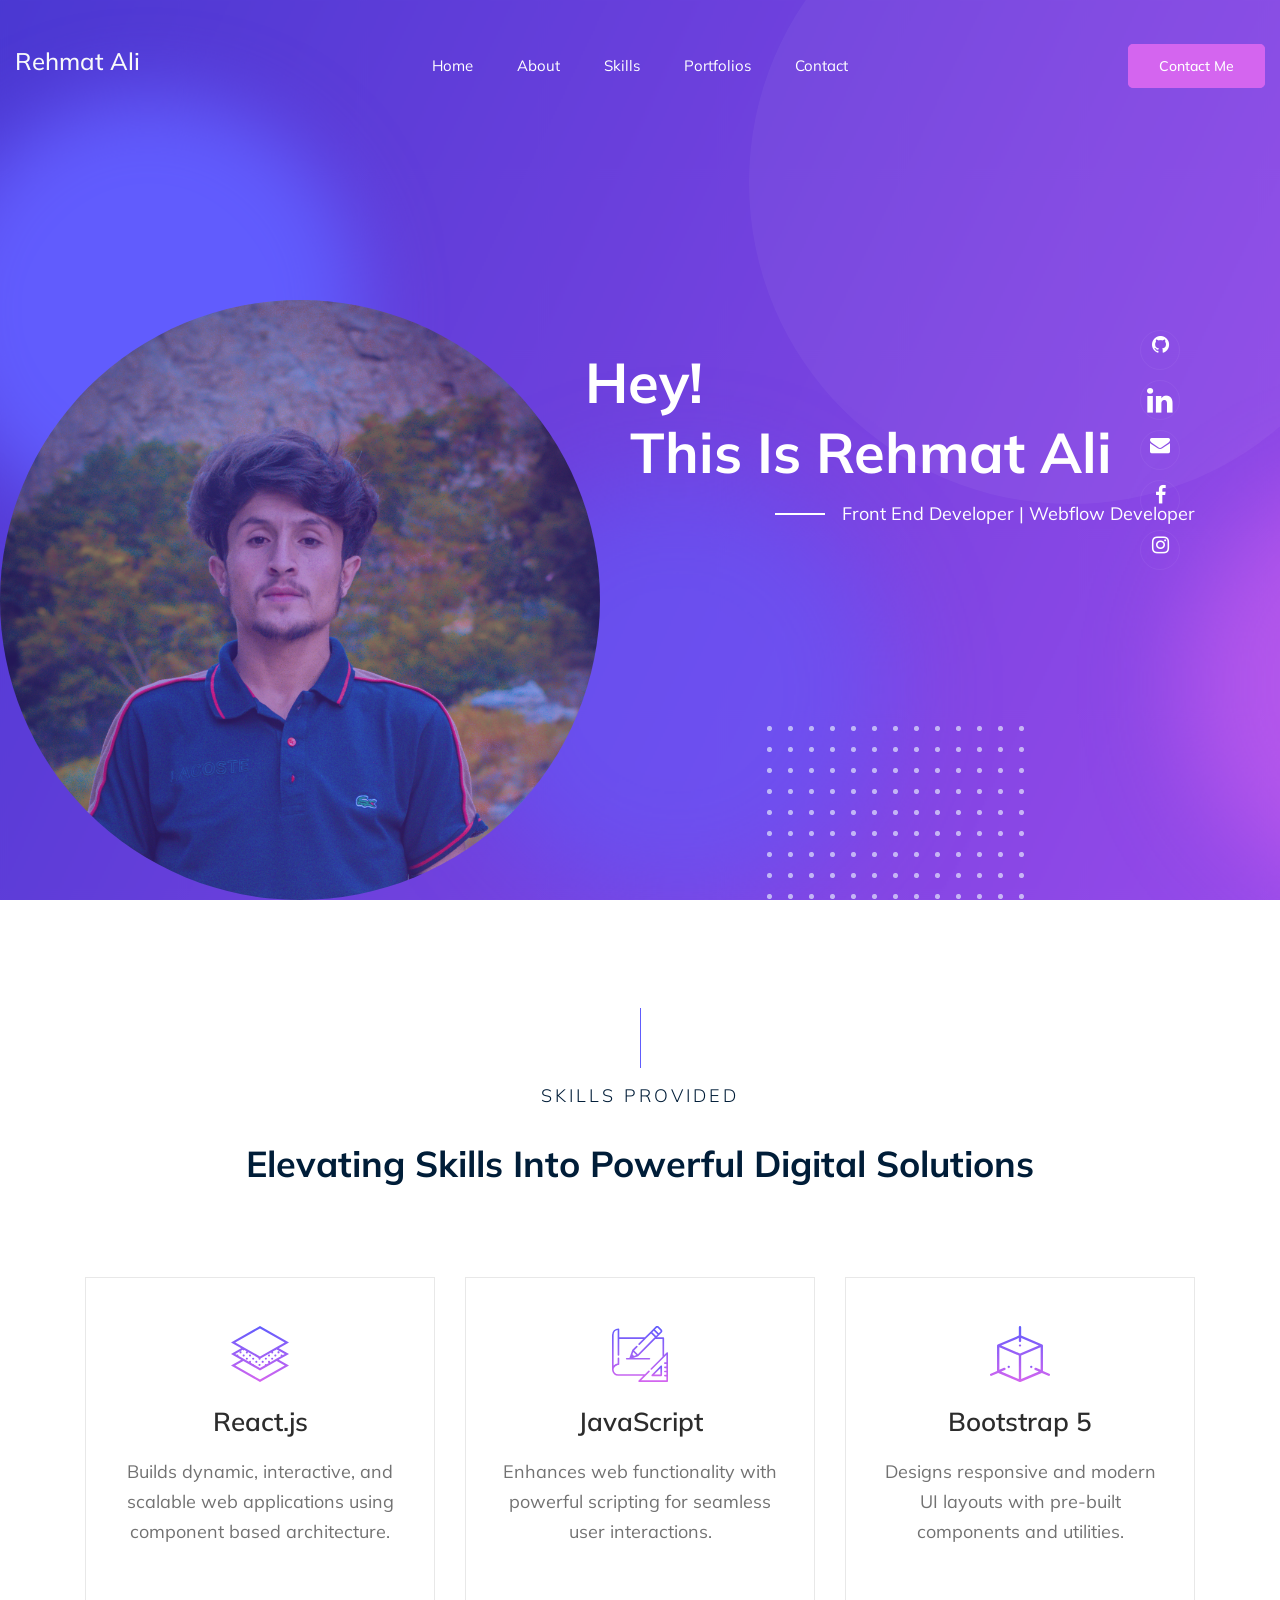
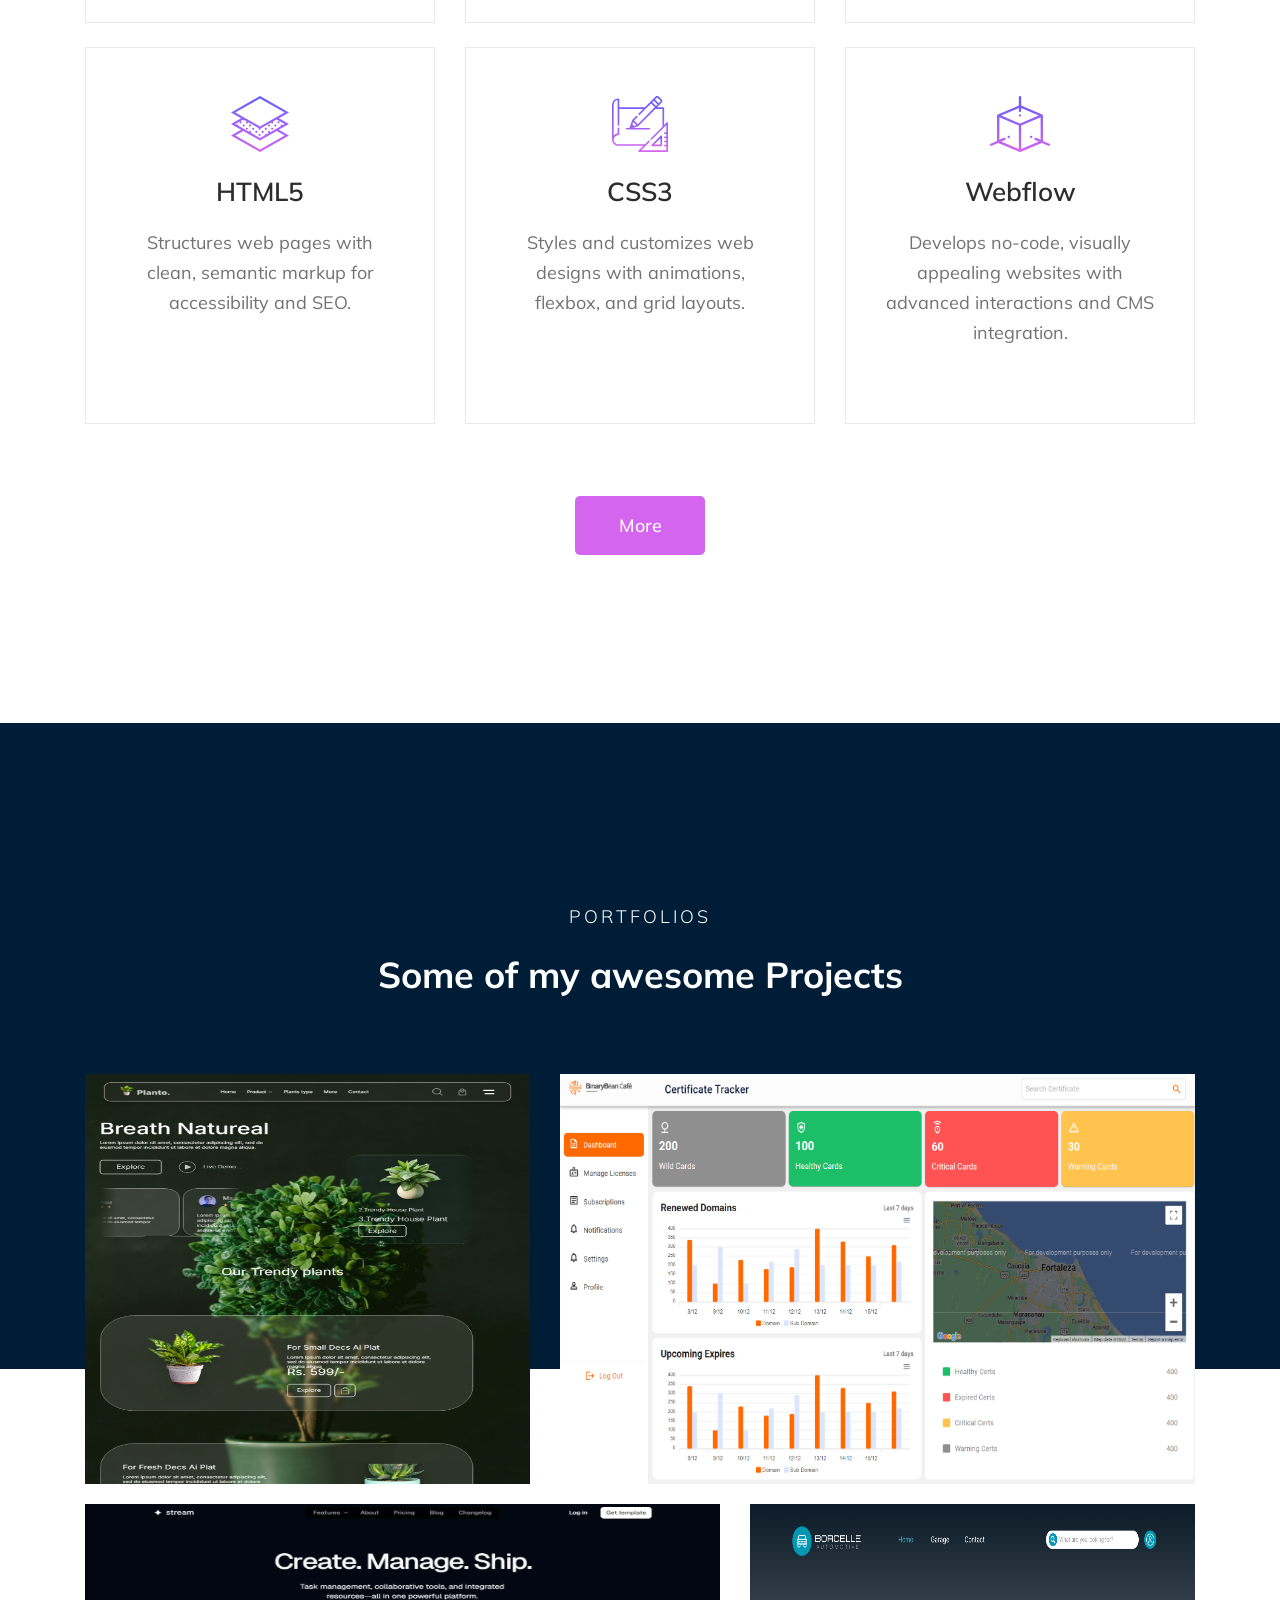
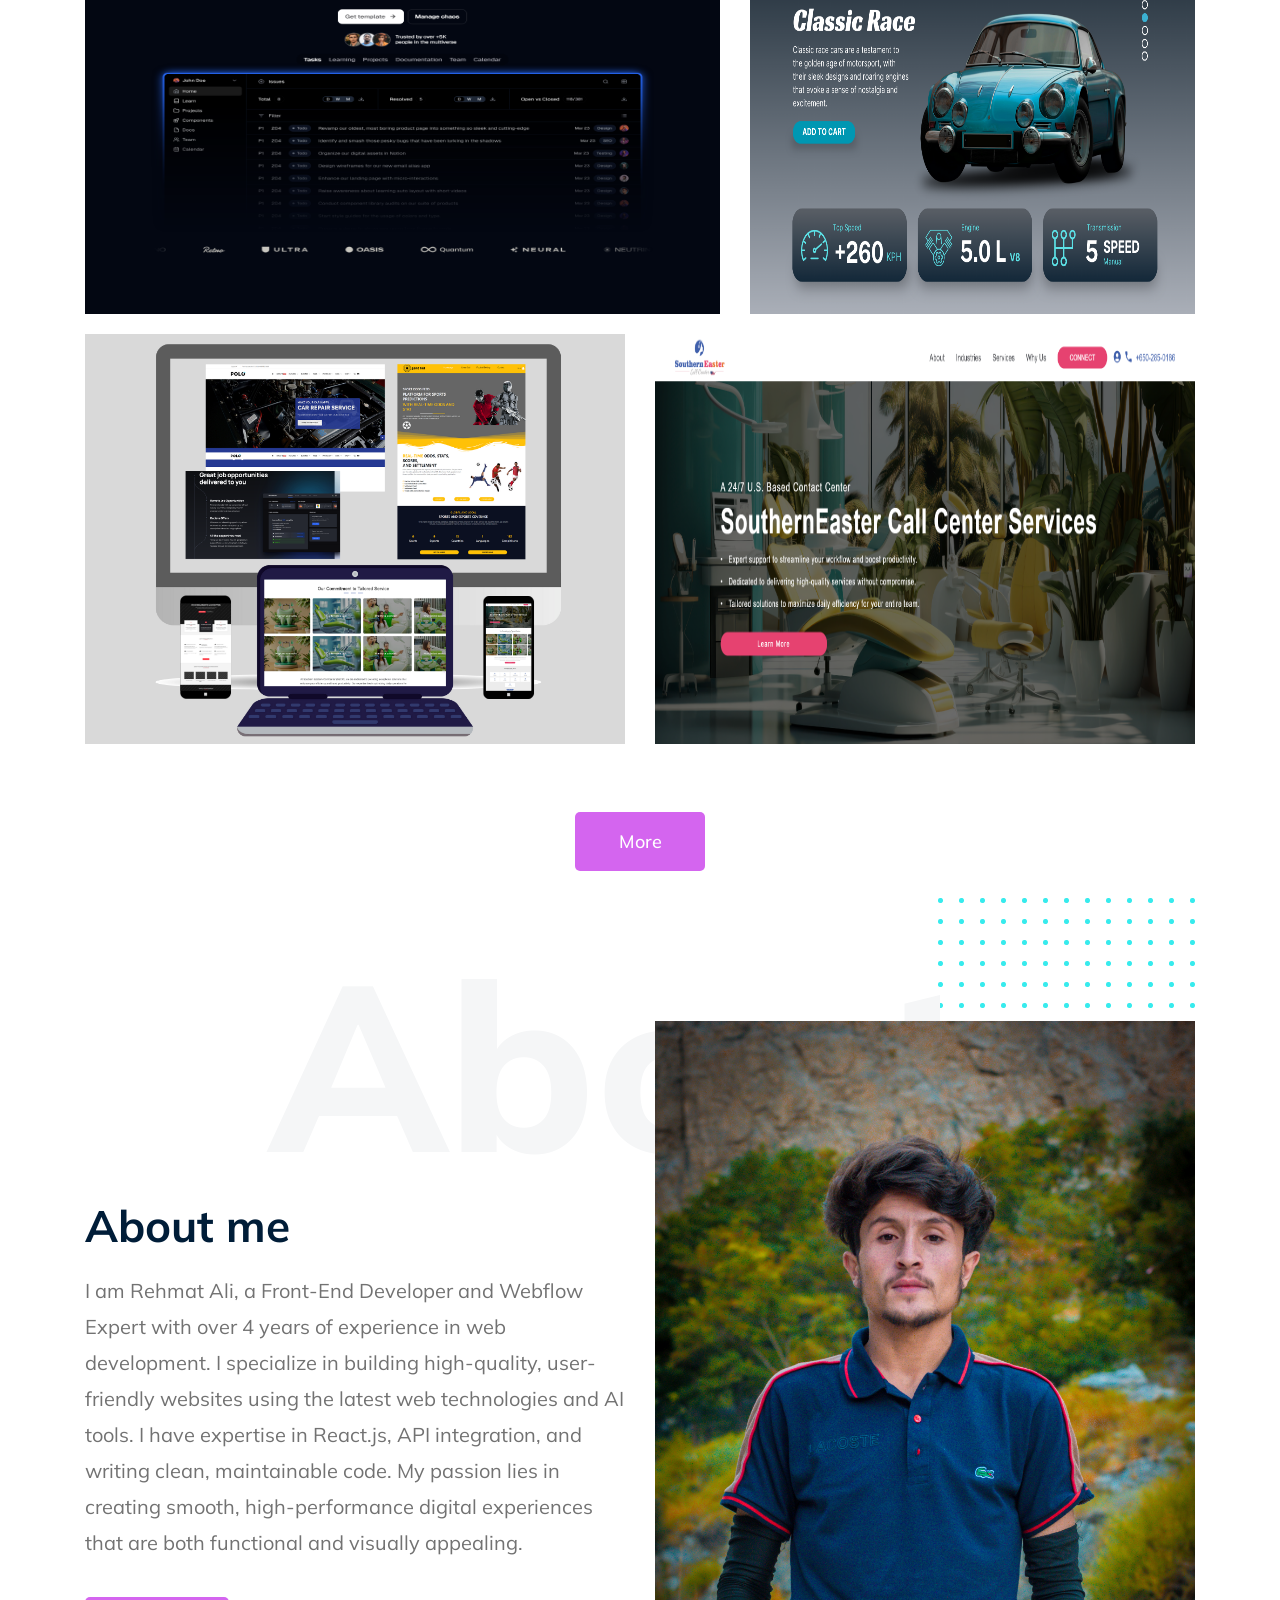
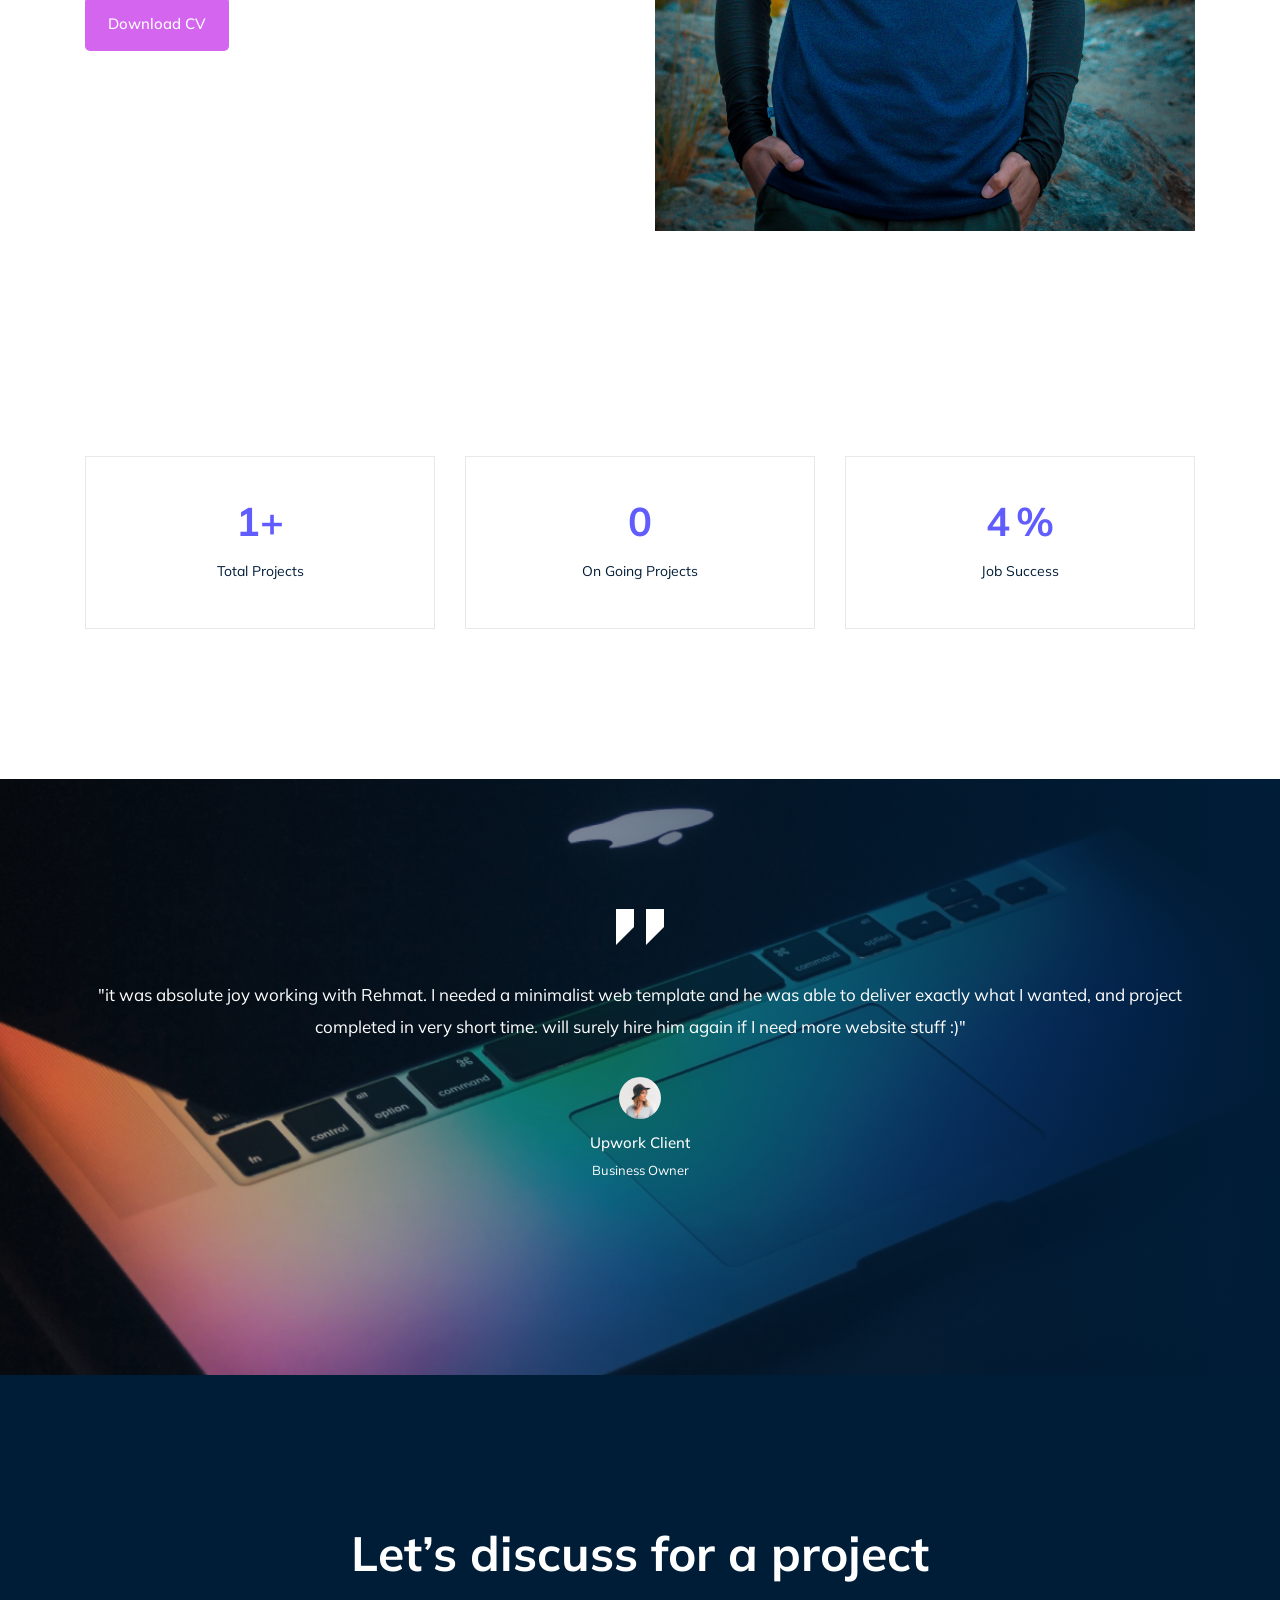
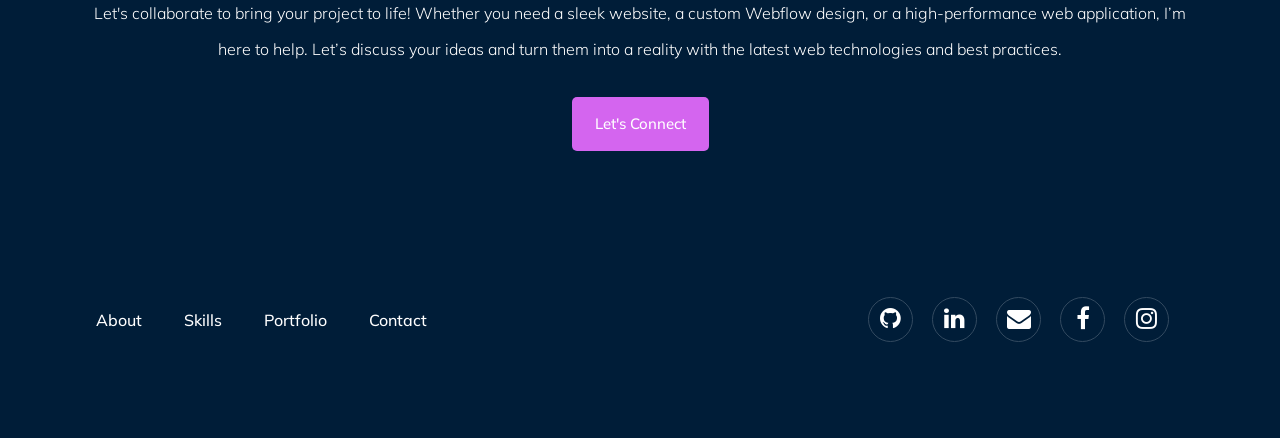
<file: index.html>
<!doctype html>
<html class="no-js" lang="zxx">

<head>
    <meta charset="utf-8">
    <meta http-equiv="x-ua-compatible" content="ie=edge">
    <title>Rehmat Ali</title>
    <meta name="description" content="">
    <meta name="viewport" content="width=device-width, initial-scale=1">

    <!-- <link rel="manifest" href="site.webmanifest"> -->
    <!-- Place favicon.ico in the root directory -->

    <!-- CSS here -->
    <link rel="stylesheet" href="css/bootstrap.min.css">
    <link rel="stylesheet" href="css/owl.carousel.min.css">
    <link rel="stylesheet" href="css/magnific-popup.css">
    <link rel="stylesheet" href="css/font-awesome.min.css">
    <link rel="stylesheet" href="css/themify-icons.css">
    <link rel="stylesheet" href="css/nice-select.css">
    <link rel="stylesheet" href="css/flaticon.css">
    <link rel="stylesheet" href="css/gijgo.css">
    <link rel="stylesheet" href="css/animate.min.css">
    <link rel="stylesheet" href="css/slick.css">
    <link rel="stylesheet" href="css/slicknav.css">
    <link rel="stylesheet" href="css/style.css">
</head>

<body>

    <!-- header-start -->
    <header>
        <div class="header-area pt-3">
            <div id="sticky-header" class="main-header-area">
                <div class="container-fluid">
                    <div class="row align-items-center">
                        <div class="col-xl-3 col-lg-2">
                            <div class="logo">
                                <a href="index.html">
                                    <h3 class="text-light">Rehmat Ali</h3>
                                </a>
                            </div>
                        </div>
                        <div class="col-xl-6 col-lg-7">
                            <div class="main-menu d-none d-lg-block">
                                <nav>
                                    <ul id="navigation">
                                        <li><a class="active" href="index.html">Home</a></li>
                                        <li><a href="about.html">About</a></li>
                                        <li><a href="services.html">Skills</a></li>
                                        <li><a href="portfolio.html">Portfolios</a> </li>
                                        <li><a href="contact.html">Contact</a></li>
                                    </ul>
                                </nav>
                            </div>
                        </div>
                        <div class="col-xl-3 col-lg-3 d-none d-lg-block">
                            <div class="Appointment">
                                <div class="book_btn d-none d-lg-block">
                                    <a href="contact.html">Contact Me</a>
                                </div>
                            </div>
                        </div>
                        <div class="col-12">
                            <div class="mobile_menu d-block d-lg-none"></div>
                        </div>
                    </div>

                </div>
            </div>
        </div>
    </header>
    <!-- header-end -->

    <!-- slider_area_start -->
    <div class="slider_area">
        <div class="single_slider d-flex align-items-center slider_bg_1">
            <div class="shap_pattern d-none d-lg-block">
                <img src="img/about/grid.png" alt="">
            </div>
            <div class="social_links">
                <ul>
                    <li><a target="_blank" href="https://github.com/rehmatroy"> <i class="fa fa-github fa-2x"></i> </a></li>
                    <li><a target="_blank" href="https://www.linkedin.com/in/rehmat-ali-web-developer/"> <i
                                class="fa fa-linkedin fa-3x"></i> </a></li>
                    <li><a target="_blank" href="https://mail.google.com/mail/u/0/#inbox"> <i class="fa fa-envelope fa-2x"></i> </a>
                    </li>
                    <li><a target="_blank" href="https://www.facebook.com/rehmat.roy.54"> <i class="fa fa-facebook fa-2x"></i> </a></li>
                    <li><a target="_blank" href="https://www.instagram.com/rehmatali46/"> <i class="fa fa-instagram fa-2x"></i> </a>
                    </li>
                </ul>
            </div>
            <div class="container">
                <div class="row align-items-center">
                    <div class="col-xl-12 col-lg-6">
                        <div class="slider_text text-end contetn-div">
                            <h3 class=""> Hey!</h3>
                            <h3 class="">
                                &nbsp;&nbsp;&nbsp;This is Rehmat Ali
                            </h3>
                            <p class="text-right">
                                <span>Front End Developer | Webflow Developer</span>
                            </p>
                        </div>
                    </div>
                </div>
            </div>
        </div>
    </div>
    <!-- slider_area_end -->

    <!-- service_area  -->
    <div class="service_area">
        <div class="container pt-5 pb-5">
            <div class="row">
                <div class="col-lg-12">
                    <div class="section_title text-center mb-65">
                        <span>Skills Provided</span>
                        <h3 class="mt-4">Elevating Skills Into Powerful Digital Solutions</h3>
                    </div>
                </div>
            </div>
            <div class="row">
                <div class="col-lg-4 col-md-4">
                    <div class="single_service text-center">
                        <div class="icon">
                            <img src="img/svg_icon/1.svg" alt="">
                        </div>
                        <h3>React.js</h3>
                        <p> Builds dynamic, interactive, and scalable web applications using component based
                            architecture.</p>
                    </div>
                </div>
                <div class="col-lg-4 col-md-4">
                    <div class="single_service text-center">
                        <div class="icon">
                            <img src="img/svg_icon/2.svg" alt="">
                        </div>
                        <h3>JavaScript</h3>
                        <p>Enhances web functionality with powerful scripting for seamless user interactions.</p>
                    </div>
                </div>
                <div class="col-lg-4 col-md-4">
                    <div class="single_service text-center">
                        <div class="icon">
                            <img src="img/svg_icon/3.svg" alt="">
                        </div>
                        <h3>Bootstrap 5</h3>
                        <p>Designs responsive and modern UI layouts with pre-built components and utilities.</p>
                    </div>
                </div>
            </div>
            <div class="row mt-4">
                <div class="col-lg-4 col-md-4">
                    <div class="single_service text-center">
                        <div class="icon">
                            <img src="img/svg_icon/1.svg" alt="">
                        </div>
                        <h3>HTML5</h3>
                        <p> Structures web pages with clean, semantic markup for accessibility and SEO.</p>
                    </div>
                </div>
                <div class="col-lg-4 col-md-4">
                    <div class="single_service text-center">
                        <div class="icon">
                            <img src="img/svg_icon/2.svg" alt="">
                        </div>
                        <h3>CSS3</h3>
                        <p>Styles and customizes web designs with animations, flexbox, and grid layouts.</p>
                    </div>
                </div>
                <div class="col-lg-4 col-md-4">
                    <div class="single_service text-center">
                        <div class="icon">
                            <img src="img/svg_icon/3.svg" alt="">
                        </div>
                        <h3>Webflow</h3>
                        <p>Develops no-code, visually appealing websites with advanced interactions and CMS integration.
                        </p>
                    </div>
                </div>
            </div>
            <div class="more-btn mt-5 pt-4">
                <a href="services.html">More</a>
            </div>
        </div>
    </div>
    <!--/ service_area  -->

    <!-- portfolio_area -->
    <div class="portfolio_area portfolio_bg_1">
        <div class="container">
            <div class="row">
                <div class="col-xl-12">
                    <div class="section_title white_text text-center">
                        <span>Portfolios</span>
                        <h3>Some of my awesome Projects</h3>
                    </div>
                </div>
            </div>
        </div>
    </div>
    <!--/ portfolio_area -->

    <!-- portfolio_image_area  -->
    <div class="portfolio_image_area">
        <div class="container">
            <div class="row">
                <div class="col-xl-5 col-md-5">
                    <div class="single_Portfolio">
                        <div class="portfolio_thumb">
                            <img src="img/portfolio/123.png" alt="">
                        </div>
                        <a href="img/portfolio/123.png" class="popup popup-image"></a>
                        <div class="portfolio_hover">
                            <div class="title">
                                <h3>Webflow Design</h3>
                            </div>
                        </div>
                    </div>
                </div>
                <div class="col-xl-7 col-md-7">
                    <div class="single_Portfolio">
                        <div class="portfolio_thumb">
                            <img src="img/portfolio/react.png" alt="">
                        </div>
                        <a href="img/portfolio/React-App.png" class="popup popup-image"></a>
                        <div class="portfolio_hover">
                            <div class="title">
                                <h3>React Web Application</h3>
                            </div>
                        </div>
                    </div>
                </div>
                <div class="col-xl-7 col-md-7 col-lg-4">
                    <div class="single_Portfolio">
                        <div class="portfolio_thumb">
                            <img src="img/portfolio/11.png" alt="">
                        </div>
                        <a href="img/portfolio/11.png" class="popup popup-image"></a>
                        <div class="portfolio_hover">
                            <div class="title">
                                <h3>Webflow Design</h3>
                            </div>
                        </div>
                    </div>
                </div>
                <div class="col-xl-5 col-md-5 col-lg-4">
                    <div class="single_Portfolio">
                        <div class="portfolio_thumb">
                            <img src="img/portfolio/32.png" alt="">
                        </div>
                        <a href="img/portfolio/32.png" class="popup popup-image"></a>
                        <div class="portfolio_hover">
                            <div class="title">
                                <h3>Webflow Design</h3>
                            </div>
                        </div>
                    </div>
                </div>
                <div class="col-xl-6 col-md-12 col-lg-4">
                    <div class="single_Portfolio">
                        <div class="portfolio_thumb">
                            <img src="img/portfolio/all.png" alt="">
                        </div>
                        <a href="img/portfolio/all.png" class="popup popup-image"></a>
                        <div class="portfolio_hover">
                            <div class="title">
                                <h3>Custom Design</h3>
                            </div>
                        </div>
                    </div>
                </div>
                <div class="col-xl-6 col-md-12 col-lg-4">
                    <div class="single_Portfolio">
                        <div class="portfolio_thumb">
                            <img src="img/portfolio/callcentert.png" alt="">
                        </div>
                        <a href="img/portfolio/callcenter.png" class="popup popup-image"></a>
                        <div class="portfolio_hover">
                            <div class="title">
                                <h3>React Design</h3>
                            </div>
                        </div>
                    </div>
                </div>
            </div>
            <div class="row">
                <div class="col-xl-12">
                    <div class="more-btn text-center mt-5">
                        <a class="line_btn" href="/portfolio.html">More</a>
                    </div>
                </div>
            </div>
        </div>
    </div>
    <!--/ portfolio_image_area  -->

    <!-- about_me  -->
    <div class="about_me">
        <div class="about_large_title d-none d-lg-block">
            About
        </div>
        <div class="container">
            <div class="row align-items-center">
                <div class="col-xl-6 col-md-6">
                    <div class="about_e_details">
                        <h3>About me</h3>
                        <p>I am Rehmat Ali, a Front-End Developer and Webflow Expert with over 4 years of experience in
                            web development. I specialize in building high-quality, user-friendly websites using the
                            latest web technologies and AI tools. I have expertise in React.js, API integration, and
                            writing clean, maintainable code. My passion lies in creating smooth, high-performance
                            digital experiences that are both functional and visually appealing.</p>
                        <div class="download_cv">
                            <a class="boxed-btn3" href="https://reume-github.netlify.app/">Download CV</a>
                        </div>
                    </div>
                </div>
                <div class="col-xl-6 col-md-6">
                    <div class="about_img">
                        <div class="color_pattern d-none d-lg-block">
                            <img src="img/about/color_grid.png" alt="">
                        </div>
                        <div class="my_Pic">
                            <img src="img/about/man.jpg" alt="">
                        </div>
                    </div>
                </div>
            </div>
        </div>
    </div>
    <!--/ about_me  -->

    <div class="counter_area">
        <div class="container">
            <div class="row">
                <div class="col-xl-4 col-md-4">
                    <div class="single_counter text-center">
                        <h3>
                            <span class="counter">25 </span><span>+</span>
                        </h3>
                        <p>Total Projects</p>
                    </div>
                </div>
                <div class="col-xl-4 col-md-4">
                    <div class="single_counter text-center">
                        <h3>
                            <span class="counter">7 </span>
                        </h3>
                        <p>On Going Projects</p>
                    </div>
                </div>
                <div class="col-xl-4 col-md-4">
                    <div class="single_counter text-center">
                        <h3>
                            <span class="counter">100 </span> <span>%</span>
                        </h3>
                        <p>Job Success</p>
                    </div>
                </div>
            </div>
        </div>
    </div>

    <!-- testimonial_area  -->
    <div class="testimonial_area ">
        <div class="container">
            <div class="row">
                <div class="col-xl-12">
                    <div class="testmonial_active owl-carousel">
                        <div class="single_carousel">
                            <div class="single_testmonial text-center">
                                <div class="quote">
                                    <img src="img/testmonial/quote.svg" alt="">
                                </div>
                                <p>"it was absolute joy working with Rehmat.
                                    I needed a minimalist web template <br> and he was able to deliver exactly what I
                                    wanted, and project completed in very short time. <br>
                                    will surely hire him again if I need more website stuff :)" </p>
                                <div class="testmonial_author">
                                    <div class="thumb">
                                        <img src="img/testmonial/thumb.png" alt="">
                                    </div>
                                    <h3>Upwork Client</h3>
                                    <span>Business Owner</span>
                                </div>
                            </div>
                        </div>
                        <div class="single_carousel">
                            <div class="single_testmonial text-center">
                                <div class="quote">
                                    <img src="img/testmonial/quote.svg" alt="">
                                </div>
                                <p>"I would like to thank Rehmat very much for the quick and reliable cooperation!
                                    <br>Rehmat has a lot of knowledge when it comes to Webflow and Figma, <br> which
                                    makes it very easy to work with him. Thank you again!"
                                </p>
                                <div class="testmonial_author">
                                    <div class="thumb">
                                        <img src="img/testmonial/thumb.png" alt="">
                                    </div>
                                    <h3>Upwork Client</h3>
                                    <span>Business Owner</span>
                                </div>
                            </div>
                        </div>
                        <div class="single_carousel">
                            <div class="single_testmonial text-center">
                                <div class="quote">
                                    <img src="img/testmonial/quote.svg" alt="">
                                </div>
                                <p>"Rehmat did an outstanding job in converting our Figma designs into HTML. His work
                                    was <br> nothing short of excellent, and I am truly impressed with the level of
                                    professionalism, <br>attention to detail, and quality of his work. He is always
                                    available to answer questions, <br> provide updates and make necessary changes
                                    promptly. His ability to transform our Figma <br> designs into a beautiful,
                                    functional and responsive website was truly remarkable, <br> and we couldn't have
                                    been more pleased with the end result." </p>
                                <div class="testmonial_author">
                                    <div class="thumb">
                                        <img src="img/testmonial/thumb.png" alt="">
                                    </div>
                                    <h3>Jewelyn</h3>
                                    <span>Business Owner</span>
                                </div>
                            </div>
                        </div>
                    </div>
                </div>
            </div>
        </div>
    </div>
    <!-- /testimonial_area  -->

    <div class="discuss_projects">
        <div class="container">
            <div class="row">
                <div class="col-xl-12">
                    <div class="project_text text-center">
                        <h3>Let’s discuss for a project</h3>
                        <p>Let's collaborate to bring your project to life! Whether you need a sleek website, a custom
                            Webflow design, or a high-performance web application, I’m here to help. Let’s discuss your
                            ideas and turn them into a reality with the latest web technologies and best practices.</p>
                        <a class="boxed-btn3" href="/contact.html">Let's Connect</a>
                    </div>
                </div>
            </div>
        </div>
    </div>

    <!-- footer start -->
    <footer class="footer">
        <div class="footer_top p-5">
            <div class="container-fluid p-5">
                <div class="row align-items-center">
                    <div class="col-xl-6 col-md-6">
                        <div class="menu_links">
                            <ul>
                                <li><a href="./about.html">About</a></li>
                                <li><a href="./services.html">Skills</a></li>
                                <li><a href="./portfolio.html">Portfolio</a></li>
                                <li><a href="./contact.html">Contact</a></li>
                            </ul>
                        </div>
                    </div>
                    <div class="col-xl-6 col-md-6">
                        <div class="socail_links">
                            <ul>
                                <li><a target="_blank" href="https://github.com/rehmatroy"> <i
                                            class="fa fa-github fa-2x"></i> </a></li>
                                <li><a target="_blank" href="https://www.linkedin.com/in/rehmat-ali-web-developer/"> <i
                                            class="fa fa-linkedin fa-2x"></i> </a></li>
                                <li><a target="_blank" href="https://mail.google.com/mail/u/0/#inbox"> <i
                                            class="fa fa-envelope fa-2x"></i> </a></li>
                                <li><a target="_blank" href="https://www.facebook.com/rehmat.roy.54"> <i
                                            class="fa fa-facebook fa-2x"></i> </a></li>
                                <li><a target="_blank" href="https://www.instagram.com/rehmatali46/"> <i
                                            class="fa fa-instagram fa-2x"></i> </a></li>
                            </ul>
                        </div>
                    </div>
                </div>
            </div>
        </div>
    </footer>

    <!--/ footer end  -->

    <!-- JS here -->
    <script src="js/vendor/modernizr-3.5.0.min.js"></script>
    <script src="js/vendor/jquery-1.12.4.min.js"></script>
    <script src="js/popper.min.js"></script>
    <script src="js/bootstrap.min.js"></script>
    <script src="js/owl.carousel.min.js"></script>
    <script src="js/isotope.pkgd.min.js"></script>
    <script src="js/ajax-form.js"></script>
    <script src="js/waypoints.min.js"></script>
    <script src="js/jquery.counterup.min.js"></script>
    <script src="js/imagesloaded.pkgd.min.js"></script>
    <script src="js/scrollIt.js"></script>
    <script src="js/jquery.scrollUp.min.js"></script>
    <script src="js/wow.min.js"></script>
    <script src="js/nice-select.min.js"></script>
    <script src="js/jquery.slicknav.min.js"></script>
    <script src="js/jquery.magnific-popup.min.js"></script>
    <script src="js/plugins.js"></script>
    <script src="js/gijgo.min.js"></script>

    <!--contact js-->
    <script src="js/contact.js"></script>
    <script src="js/jquery.ajaxchimp.min.js"></script>
    <script src="js/jquery.form.js"></script>
    <script src="js/jquery.validate.min.js"></script>
    <script src="js/mail-script.js"></script>

    <script src="js/main.js"></script>
</body>

</html>
</file>
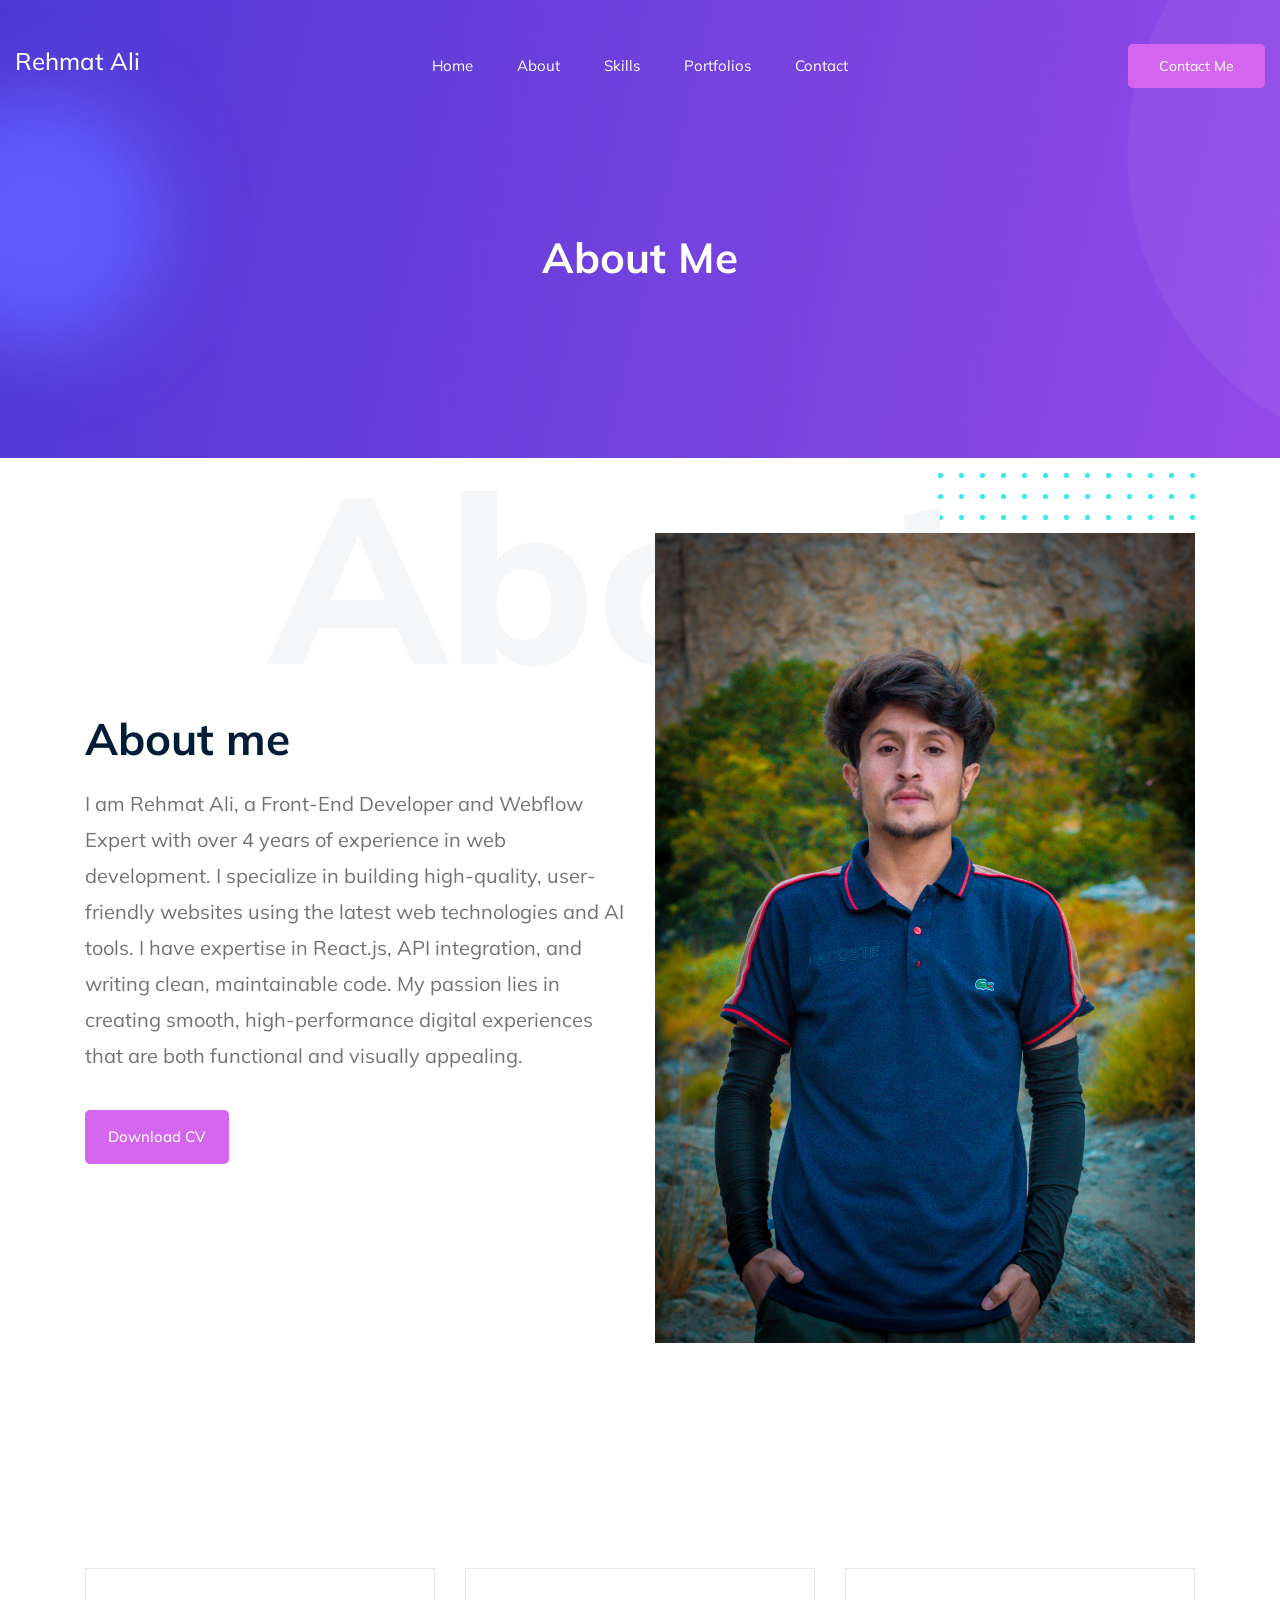
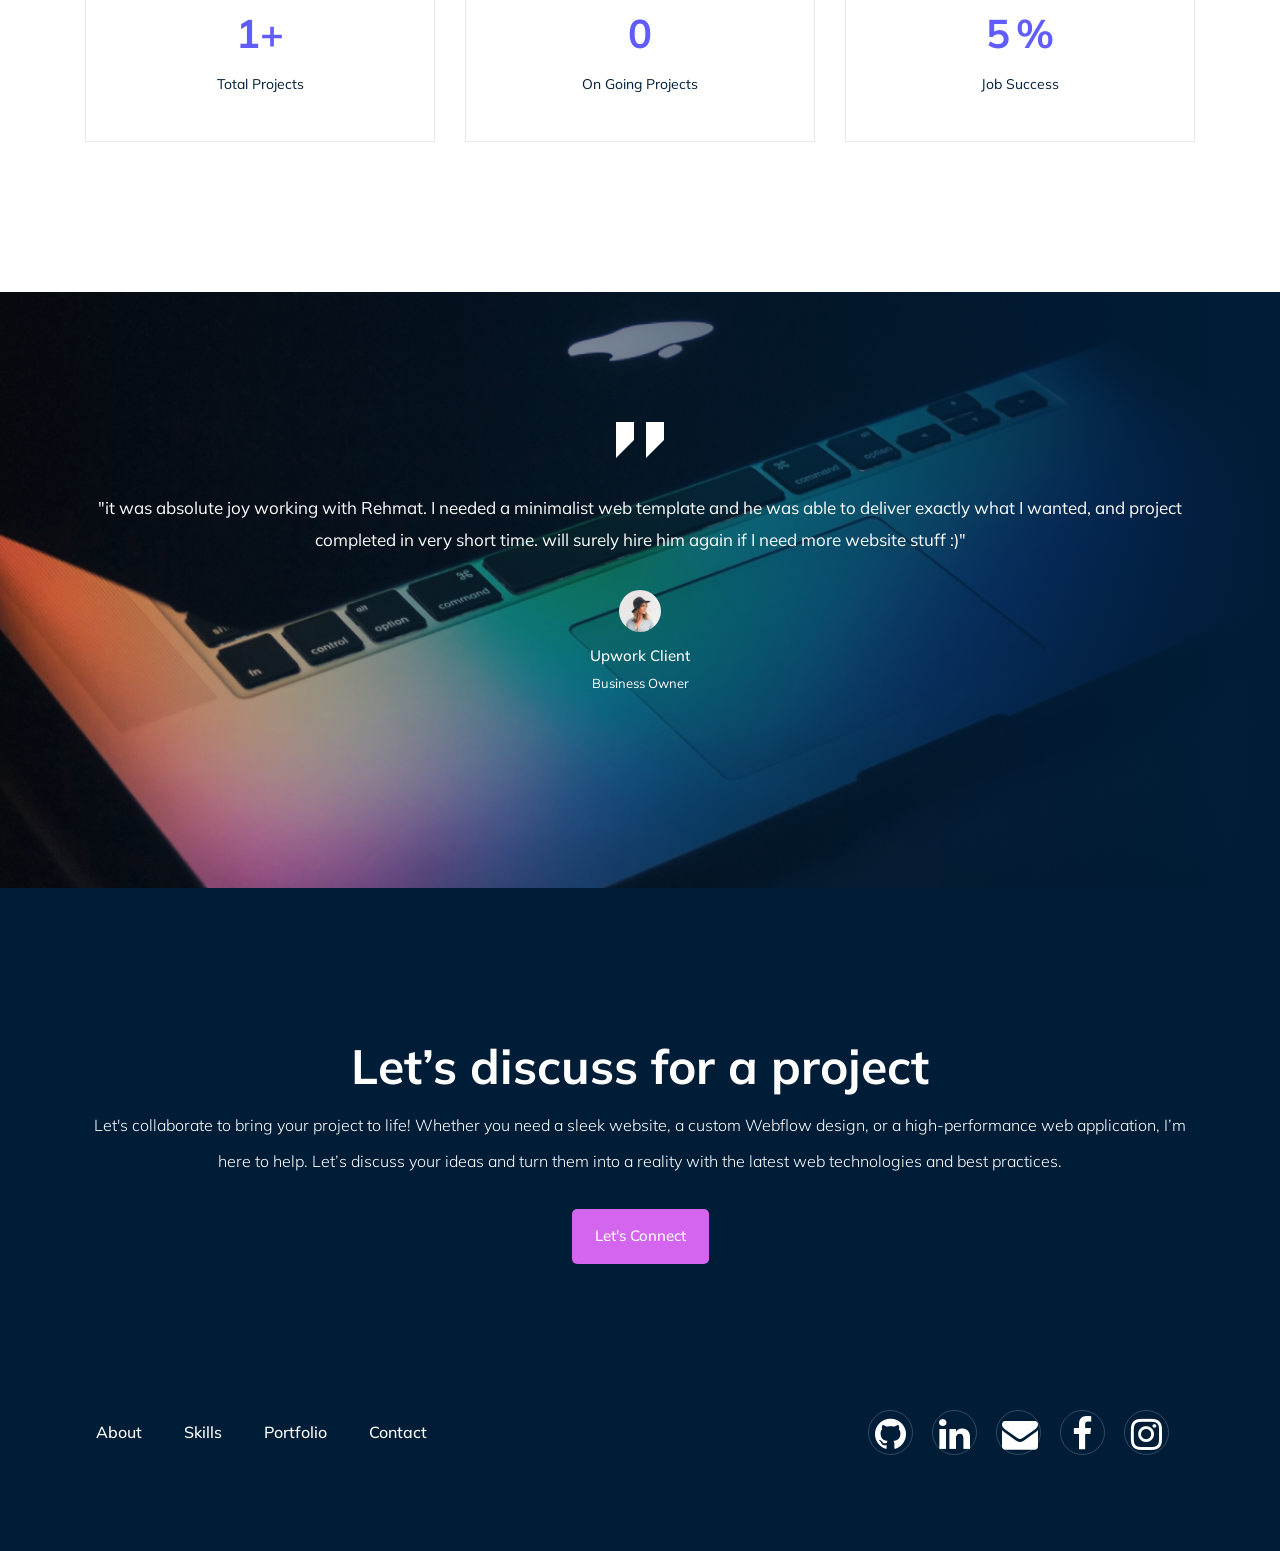
<file: about.html>
<!doctype html>
<html class="no-js" lang="zxx">

<head>
    <meta charset="utf-8">
    <meta http-equiv="x-ua-compatible" content="ie=edge">
    <title>Rehmat Ali</title>
    <meta name="description" content="">
    <meta name="viewport" content="width=device-width, initial-scale=1">

    <!-- <link rel="manifest" href="site.webmanifest"> -->
    <!-- Place favicon.ico in the root directory -->

    <!-- CSS here -->
    <link rel="stylesheet" href="css/bootstrap.min.css">
    <link rel="stylesheet" href="css/owl.carousel.min.css">
    <link rel="stylesheet" href="css/magnific-popup.css">
    <link rel="stylesheet" href="css/font-awesome.min.css">
    <link rel="stylesheet" href="css/themify-icons.css">
    <link rel="stylesheet" href="css/nice-select.css">
    <link rel="stylesheet" href="css/flaticon.css">
    <link rel="stylesheet" href="css/gijgo.css">
    <link rel="stylesheet" href="css/animate.min.css">
    <link rel="stylesheet" href="css/slick.css">
    <link rel="stylesheet" href="css/slicknav.css">
    <link rel="stylesheet" href="css/style.css">
</head>

<body>
    <!-- header-start -->
    <header>
        <div class="header-area pt-3">
            <div id="sticky-header" class="main-header-area">
                <div class="container-fluid">
                    <div class="row align-items-center">
                        <div class="col-xl-3 col-lg-2">
                            <div class="logo">
                                <a href="index.html">
                                    <h3 class="text-light">Rehmat Ali</h3>
                                </a>
                            </div>
                        </div>
                        <div class="col-xl-6 col-lg-7">
                            <div class="main-menu  d-none d-lg-block">
                                <nav>
                                    <ul id="navigation">
                                        <li><a class="active" href="index.html">home</a></li>
                                        <li><a href="about.html">About</a></li>
                                        <li><a href="services.html">Skills</a></li>
                                        <li><a href="portfolio.html">Portfolios</a></li>
                                        <li><a href="contact.html">Contact</a></li>
                                    </ul>
                                </nav>
                            </div>
                        </div>
                        <div class="col-xl-3 col-lg-3 d-none d-lg-block">
                            <div class="Appointment">
                                <div class="book_btn d-none d-lg-block">
                                    <a href="contact.html">Contact Me</a>
                                </div>
                            </div>
                        </div>
                        <div class="col-12">
                            <div class="mobile_menu d-block d-lg-none"></div>
                        </div>
                    </div>

                </div>
            </div>
        </div>
    </header>
    <!-- header-end -->

    <!-- bradcam_area  -->
    <div class="bradcam_area bradcam_bg_1">
        <div class="container">
            <div class="row">
                <div class="col-xl-12">
                    <div class="bradcam_text text-center">
                        <h3>About Me</h3>
                    </div>
                </div>
            </div>
        </div>
    </div>
    <!-- /bradcam_area  -->


    <!-- about_me  -->
    <div class="about_me">
        <div class="about_large_title d-none d-lg-block">
            About
        </div>
        <div class="container">
            <div class="row align-items-center">
                <div class="col-xl-6 col-md-6">
                    <div class="about_e_details">
                        <h3>About me</h3>
                        <p>I am Rehmat Ali, a Front-End Developer and Webflow Expert with over 4 years of experience in
                            web development. I specialize in building high-quality, user-friendly websites using the
                            latest web technologies and AI tools. I have expertise in React.js, API integration, and
                            writing clean, maintainable code. My passion lies in creating smooth, high-performance
                            digital experiences that are both functional and visually appealing.</p>
                        <div class="download_cv">
                            <a target="_blank" class="boxed-btn3" href="https://reume-github.netlify.app/">Download CV</a>
                        </div>
                    </div>
                </div>
                <div class="col-xl-6 col-md-6">
                    <div class="about_img">
                        <div class="color_pattern d-none d-lg-block">
                            <img src="img/about/color_grid.png" alt="">
                        </div>
                        <div class="my_Pic">
                            <img src="img/about/man.jpg" alt="">
                        </div>
                    </div>
                </div>
            </div>
        </div>
    </div>
    <!--/ about_me  -->

    <div class="counter_area">
        <div class="container">
            <div class="row">
                <div class="col-xl-4 col-md-4">
                    <div class="single_counter text-center">
                        <h3>
                            <span class="counter">20 </span><span>+</span>
                        </h3>
                        <p>Total Projects</p>
                    </div>
                </div>
                <div class="col-xl-4 col-md-4">
                    <div class="single_counter text-center">
                        <h3>
                            <span class="counter">3 </span>
                        </h3>
                        <p>On Going Projects</p>
                    </div>
                </div>
                <div class="col-xl-4 col-md-4">
                    <div class="single_counter text-center">
                        <h3>
                            <span class="counter">100 </span> <span>%</span>
                        </h3>
                        <p>Job Success</p>
                    </div>
                </div>
            </div>
        </div>
    </div>
    <!-- testimonial_area  -->
    <div class="testimonial_area ">
        <div class="container">
            <div class="row">
                <div class="col-xl-12">
                    <div class="testmonial_active owl-carousel">
                        <div class="single_carousel">
                            <div class="single_testmonial text-center">
                                <div class="quote">
                                    <img src="img/testmonial/quote.svg" alt="">
                                </div>
                                <p>"it was absolute joy working with Rehmat.
                                    I needed a minimalist web template <br> and he was able to deliver exactly what I
                                    wanted, and project completed in very short time. <br>
                                    will surely hire him again if I need more website stuff :)" </p>
                                <div class="testmonial_author">
                                    <div class="thumb">
                                        <img src="img/testmonial/thumb.png" alt="">
                                    </div>
                                    <h3>Upwork Client</h3>
                                    <span>Business Owner</span>
                                </div>
                            </div>
                        </div>
                        <div class="single_carousel">
                            <div class="single_testmonial text-center">
                                <div class="quote">
                                    <img src="img/testmonial/quote.svg" alt="">
                                </div>
                                <p>"I would like to thank Rehmat very much for the quick and reliable cooperation!
                                    <br>Rehmat has a lot of knowledge when it comes to Webflow and Figma, <br> which
                                    makes it very easy to work with him. Thank you again!"
                                </p>
                                <div class="testmonial_author">
                                    <div class="thumb">
                                        <img src="img/testmonial/thumb.png" alt="">
                                    </div>
                                    <h3>Upwork Client</h3>
                                    <span>Business Owner</span>
                                </div>
                            </div>
                        </div>
                        <div class="single_carousel">
                            <div class="single_testmonial text-center">
                                <div class="quote">
                                    <img src="img/testmonial/quote.svg" alt="">
                                </div>
                                <p>"Rehmat did an outstanding job in converting our Figma designs into HTML. His work
                                    was <br> nothing short of excellent, and I am truly impressed with the level of
                                    professionalism, <br>attention to detail, and quality of his work. He is always
                                    available to answer questions, <br> provide updates and make necessary changes
                                    promptly. His ability to transform our Figma <br> designs into a beautiful,
                                    functional and responsive website was truly remarkable, <br> and we couldn't have
                                    been more pleased with the end result." </p>
                                <div class="testmonial_author">
                                    <div class="thumb">
                                        <img src="img/testmonial/thumb.png" alt="">
                                    </div>
                                    <h3>Jewelyn</h3>
                                    <span>Business Owner</span>
                                </div>
                            </div>
                        </div>
                    </div>
                </div>
            </div>
        </div>
    </div>
    <!-- /testimonial_area  -->

    <div class="discuss_projects">
        <div class="container">
            <div class="row">
                <div class="col-xl-12">
                    <div class="project_text text-center">
                        <h3>Let’s discuss for a project</h3>
                        <p>Let's collaborate to bring your project to life! Whether you need a sleek website, a custom
                            Webflow design, or a high-performance web application, I’m here to help. Let’s discuss your
                            ideas and turn them into a reality with the latest web technologies and best practices.</p>
                        <a class="boxed-btn3" href="/contact.html">Let's Connect</a>
                    </div>
                </div>
            </div>
        </div>
    </div>

    <!-- footer start -->
    <footer class="footer">
        <div class="footer_top p-5">
            <div class="container-fluid p-5">
                <div class="row align-items-center">
                    <div class="col-xl-6 col-md-6">
                        <div class="menu_links">
                            <ul>
                                <li><a href="./about.html">About</a></li>
                                <li><a href="./services.html">Skills</a></li>
                                <li><a href="./portfolio.html">Portfolio</a></li>
                                <li><a href="./contact.html">Contact</a></li>
                            </ul>
                        </div>
                    </div>
                    <div class="col-xl-6 col-md-6">
                        <div class="socail_links">
                            <ul>
                                <li><a target="_blank" href="https://github.com/rehmatroy"> <i
                                            class="fa fa-github fa-3x"></i> </a></li>
                                <li><a target="_blank" href="https://www.linkedin.com/in/rehmat-ali-web-developer/"> <i
                                            class="fa fa-linkedin fa-3x"></i> </a></li>
                                <li><a target="_blank" href="https://mail.google.com/mail/u/0/#inbox"> <i
                                            class="fa fa-envelope fa-3x"></i> </a></li>
                                <li><a target="_blank" href="https://www.facebook.com/rehmat.roy.54"> <i
                                            class="fa fa-facebook fa-3x"></i> </a></li>
                                <li><a target="_blank" href="https://www.instagram.com/rehmatali46/"> <i
                                            class="fa fa-instagram fa-3x"></i> </a></li>
                            </ul>
                        </div>
                    </div>
                </div>
            </div>
        </div>
    </footer>

    <!-- JS here -->
    <script src="js/vendor/modernizr-3.5.0.min.js"></script>
    <script src="js/vendor/jquery-1.12.4.min.js"></script>
    <script src="js/popper.min.js"></script>
    <script src="js/bootstrap.min.js"></script>
    <script src="js/owl.carousel.min.js"></script>
    <script src="js/isotope.pkgd.min.js"></script>
    <script src="js/ajax-form.js"></script>
    <script src="js/waypoints.min.js"></script>
    <script src="js/jquery.counterup.min.js"></script>
    <script src="js/imagesloaded.pkgd.min.js"></script>
    <script src="js/scrollIt.js"></script>
    <script src="js/jquery.scrollUp.min.js"></script>
    <script src="js/wow.min.js"></script>
    <script src="js/nice-select.min.js"></script>
    <script src="js/jquery.slicknav.min.js"></script>
    <script src="js/jquery.magnific-popup.min.js"></script>
    <script src="js/plugins.js"></script>
    <script src="js/gijgo.min.js"></script>

    <!--contact js-->
    <script src="js/contact.js"></script>
    <script src="js/jquery.ajaxchimp.min.js"></script>
    <script src="js/jquery.form.js"></script>
    <script src="js/jquery.validate.min.js"></script>
    <script src="js/mail-script.js"></script>

    <script src="js/main.js"></script>
</body>

</html>
</file>
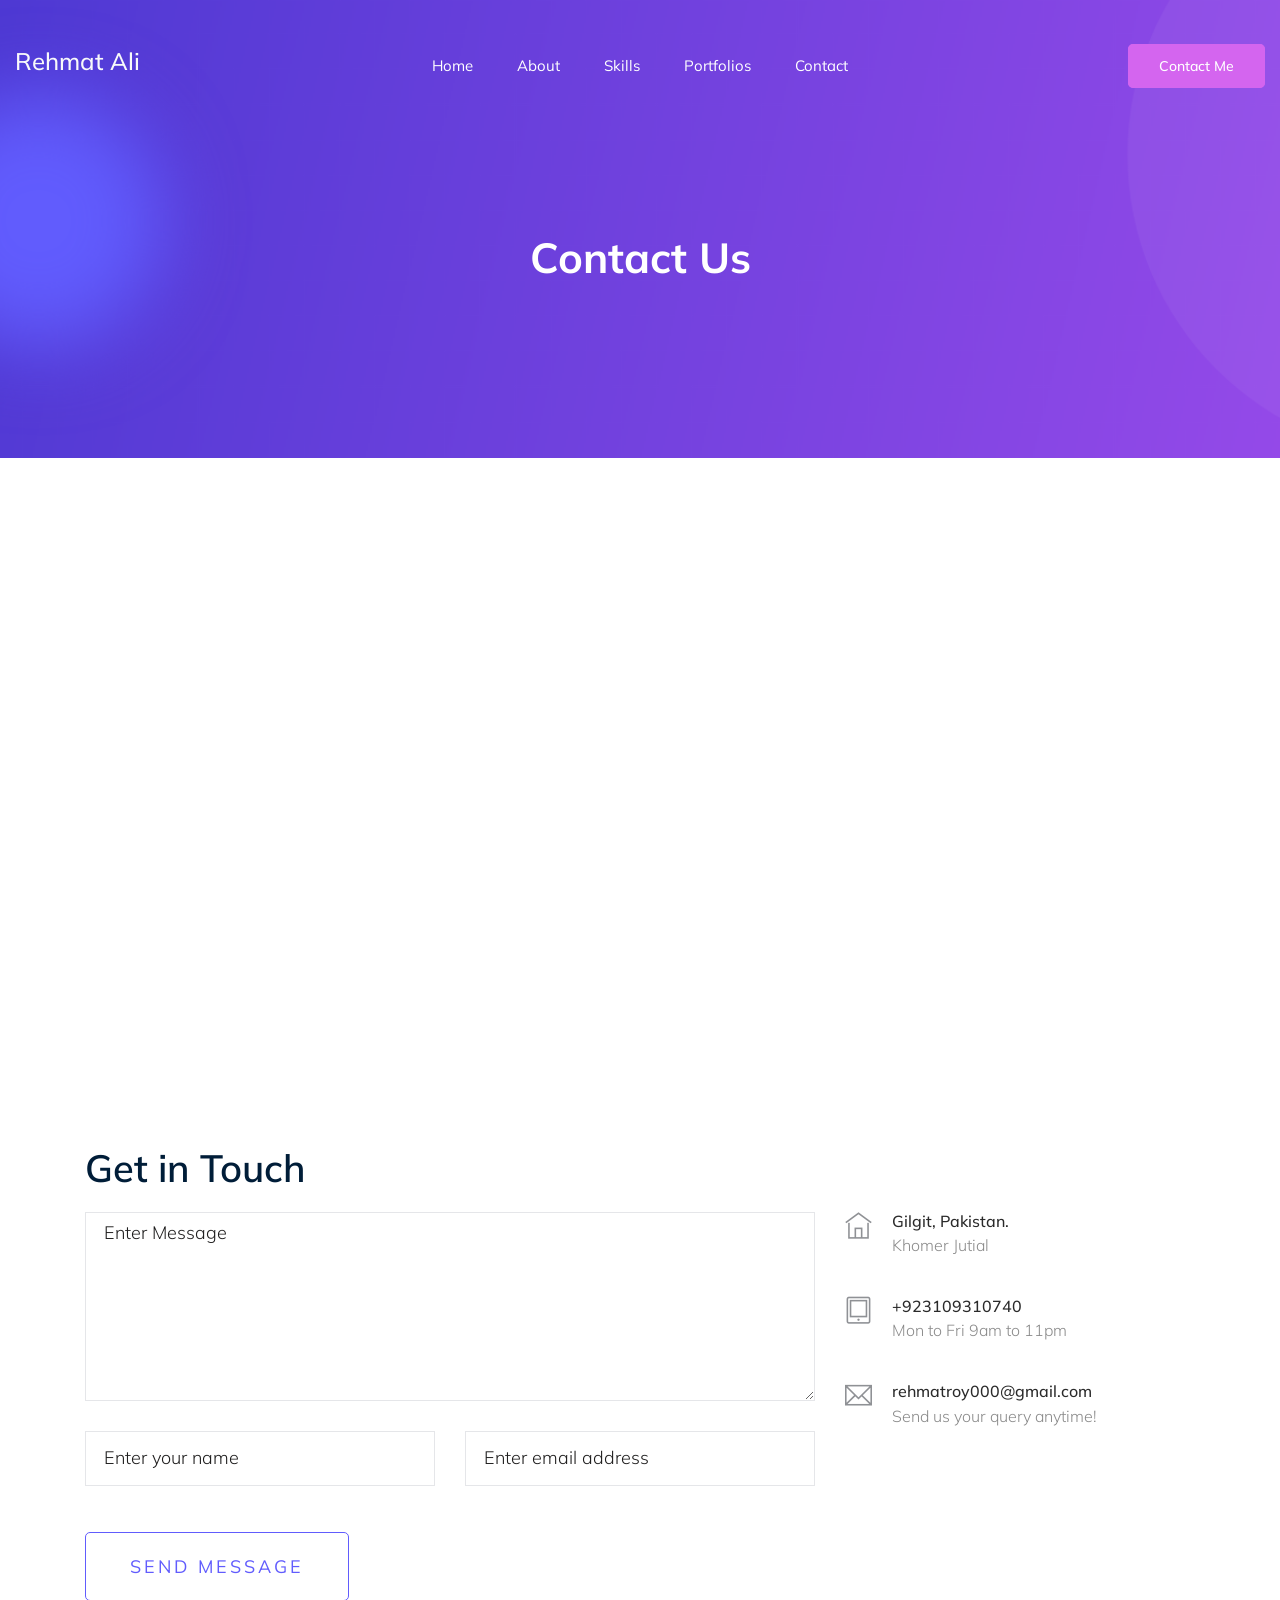
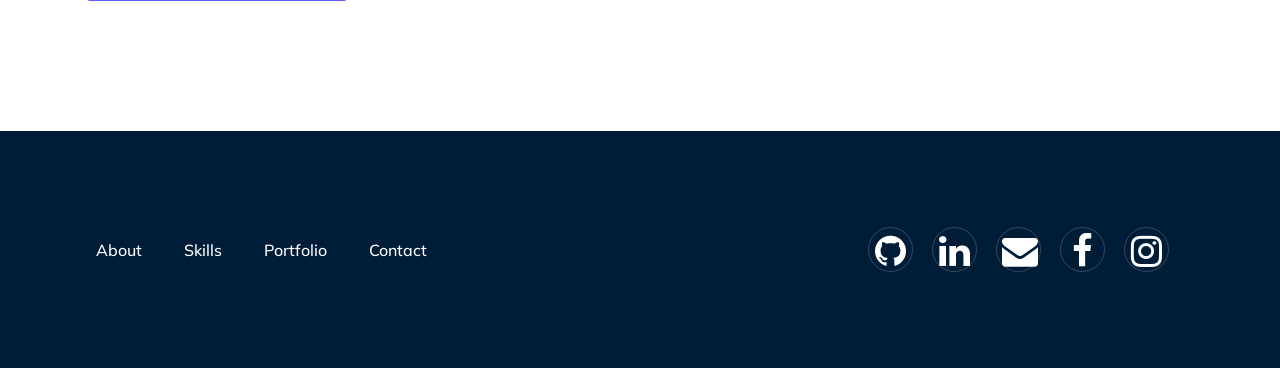
<file: contact.html>
<!doctype html>
<html class="no-js" lang="zxx">

<head>
  <meta charset="utf-8">
  <meta http-equiv="x-ua-compatible" content="ie=edge">
  <title>Rehmat Ali</title>
  <meta name="description" content="">
  <meta name="viewport" content="width=device-width, initial-scale=1">

  <!-- CSS here -->
  <link rel="stylesheet" href="css/bootstrap.min.css">
  <link rel="stylesheet" href="css/owl.carousel.min.css">
  <link rel="stylesheet" href="css/magnific-popup.css">
  <link rel="stylesheet" href="css/font-awesome.min.css">
  <link rel="stylesheet" href="css/themify-icons.css">
  <link rel="stylesheet" href="css/nice-select.css">
  <link rel="stylesheet" href="css/flaticon.css">
  <link rel="stylesheet" href="css/gijgo.css">
  <link rel="stylesheet" href="css/animate.min.css">
  <link rel="stylesheet" href="css/slick.css">
  <link rel="stylesheet" href="css/slicknav.css">
  <link rel="stylesheet" href="css/style.css">
</head>

<body>

  <!-- header-start -->
  <header>
    <div class="header-area pt-3">
      <div id="sticky-header" class="main-header-area">
        <div class="container-fluid">
          <div class="row align-items-center">
            <div class="col-xl-3 col-lg-2">
              <div class="logo">
                <a href="index.html">
                  <h3 class="text-light">Rehmat Ali</h3>
                </a>
              </div>
            </div>
            <div class="col-xl-6 col-lg-7">
              <div class="main-menu  d-none d-lg-block">
                <nav>
                  <ul id="navigation">
                    <li><a class="active" href="index.html">home</a></li>
                    <li><a href="about.html">About</a></li>
                    <li><a href="services.html">Skills</a></li>
                    <li><a href="portfolio.html">Portfolios </a></li>
                    <li><a href="contact.html">Contact</a></li>
                  </ul>
                </nav>
              </div>
            </div>
            <div class="col-xl-3 col-lg-3 d-none d-lg-block">
              <div class="Appointment">
                <div class="book_btn d-none d-lg-block">
                  <a target="_blank" href="https://mail.google.com/mail/u/0/#inbox">Contact Me</a>
                </div>
              </div>
            </div>
            <div class="col-12">
              <div class="mobile_menu d-block d-lg-none"></div>
            </div>
          </div>

        </div>
      </div>
    </div>
  </header>
  <!-- header-end -->

  <!-- bradcam_area  -->
  <div class="bradcam_area bradcam_bg_1">
    <div class="container">
      <div class="row">
        <div class="col-xl-12">
          <div class="bradcam_text text-center">
            <h3>Contact Us</h3>
          </div>
        </div>
      </div>
    </div>
  </div>
  <!-- /bradcam_area  -->

  <!-- ================ contact section start ================= -->
  <section class="contact-section section_padding">
    <div class="container">
      <div class="d-none d-sm-block mb-5 pb-4">
        <iframe 
            src="https://www.google.com/maps/embed?pb=!1m18!1m12!1m3!1d115795.02078970324!2d74.3000!3d35.9200!2m3!1f0!2f0!3f0!3m2!1i1024!2i768!4f13.1!3m3!1m2!1s0x38e6290b1f1e5e57%3A0x97d1cb2dfb2d86a1!2sGilgit%2C%20Pakistan!5e0!3m2!1sen!2sus!4v1617623045965!5m2!1sen!2sus" 
            width="100%" 
            height="480" 
            style="border:0;" 
            allowfullscreen="" 
            loading="lazy">
        </iframe>
    </div>


      <div class="row">
        <div class="col-12">
          <h2 class="contact-title">Get in Touch</h2>
        </div>
        <div class="col-lg-8">
          <form class="form-contact contact_form" action="contact_process.php" method="post" id="contactForm"
            novalidate="novalidate">
            <div class="row">
              <div class="col-12">
                <div class="form-group">

                  <textarea class="form-control w-100" name="message" id="message" cols="30" rows="9"
                    onfocus="this.placeholder = ''" onblur="this.placeholder = 'Enter Message'"
                    placeholder='Enter Message'></textarea>
                </div>
              </div>
              <div class="col-sm-6">
                <div class="form-group">
                  <input class="form-control" name="name" id="name" type="text" onfocus="this.placeholder = ''"
                    onblur="this.placeholder = 'Enter your name'" placeholder='Enter your name'>
                </div>
              </div>
              <div class="col-sm-6">
                <div class="form-group">
                  <input class="form-control" name="email" id="email" type="email" onfocus="this.placeholder = ''"
                    onblur="this.placeholder = 'Enter email address'" placeholder='Enter email address'>
                </div>
              </div>
            </div>
            <div class="form-group mt-3">
              <button type="submit" class="button button-contactForm btn_4 boxed-btn">Send Message</button>
            </div>
          </form>
        </div>
        <div class="col-lg-4">
          <div class="media contact-info">
            <span class="contact-info__icon"><i class="ti-home"></i></span>
            <div class="media-body">
              <h3>Gilgit, Pakistan.</h3>
              <p>Khomer Jutial</p>
            </div>
          </div>
          <div class="media contact-info">
            <span class="contact-info__icon"><i class="ti-tablet"></i></span>
            <div class="media-body">
              <h3>+923109310740</h3>
              <p>Mon to Fri 9am to 11pm</p>
            </div>
          </div>
          <div class="media contact-info">
            <span class="contact-info__icon"><i class="ti-email"></i></span>
            <div class="media-body">
              <h3>rehmatroy000@gmail.com</h3>
              <p>Send us your query anytime!</p>
            </div>
          </div>
        </div>
      </div>
    </div>
  </section>
  <!-- ================ contact section end ================= -->

  <!-- footer start -->
  <footer class="footer">
    <div class="footer_top p-5">
      <div class="container-fluid p-5">
        <div class="row align-items-center">
          <div class="col-xl-6 col-md-6">
            <div class="menu_links">
              <ul>
                <li><a href="./about.html">About</a></li>
                <li><a href="./services.html">Skills</a></li>
                <li><a href="./portfolio.html">Portfolio</a></li>
                <li><a href="./contact.html">Contact</a></li>
              </ul>
            </div>
          </div>
          <div class="col-xl-6 col-md-6">
            <div class="socail_links">
              <ul>
                <li><a target="_blank" href="https://github.com/rehmatroy"> <i class="fa fa-github fa-3x"></i> </a></li>
                <li><a target="_blank" href="https://www.linkedin.com/in/rehmat-ali-web-developer/"> <i
                      class="fa fa-linkedin fa-3x"></i> </a></li>
                <li><a target="_blank" href="https://mail.google.com/mail/u/0/#inbox"> <i class="fa fa-envelope fa-3x"></i> </a></li>
                <li><a target="_blank" href="https://www.facebook.com/rehmat.roy.54"> <i class="fa fa-facebook fa-3x"></i> </a></li>
                <li><a target="_blank" href="https://www.instagram.com/rehmatali46/"> <i class="fa fa-instagram fa-3x"></i> </a></li>
              </ul>
            </div>
          </div>
        </div>
      </div>
    </div>
  </footer>

  <!-- JS here -->
  <script src="js/vendor/modernizr-3.5.0.min.js"></script>
  <script src="js/vendor/jquery-1.12.4.min.js"></script>
  <script src="js/popper.min.js"></script>
  <script src="js/bootstrap.min.js"></script>
  <script src="js/owl.carousel.min.js"></script>
  <script src="js/isotope.pkgd.min.js"></script>
  <script src="js/ajax-form.js"></script>
  <script src="js/waypoints.min.js"></script>
  <script src="js/jquery.counterup.min.js"></script>
  <script src="js/imagesloaded.pkgd.min.js"></script>
  <script src="js/scrollIt.js"></script>
  <script src="js/jquery.scrollUp.min.js"></script>
  <script src="js/wow.min.js"></script>
  <script src="js/nice-select.min.js"></script>
  <script src="js/jquery.slicknav.min.js"></script>
  <script src="js/jquery.magnific-popup.min.js"></script>
  <script src="js/plugins.js"></script>
  <script src="js/gijgo.min.js"></script>

  <!--contact js-->
  <script src="js/contact.js"></script>
  <script src="js/jquery.ajaxchimp.min.js"></script>
  <script src="js/jquery.form.js"></script>
  <script src="js/jquery.validate.min.js"></script>
  <script src="js/mail-script.js"></script>

  <script src="js/main.js"></script>
</body>

</html>
</file>
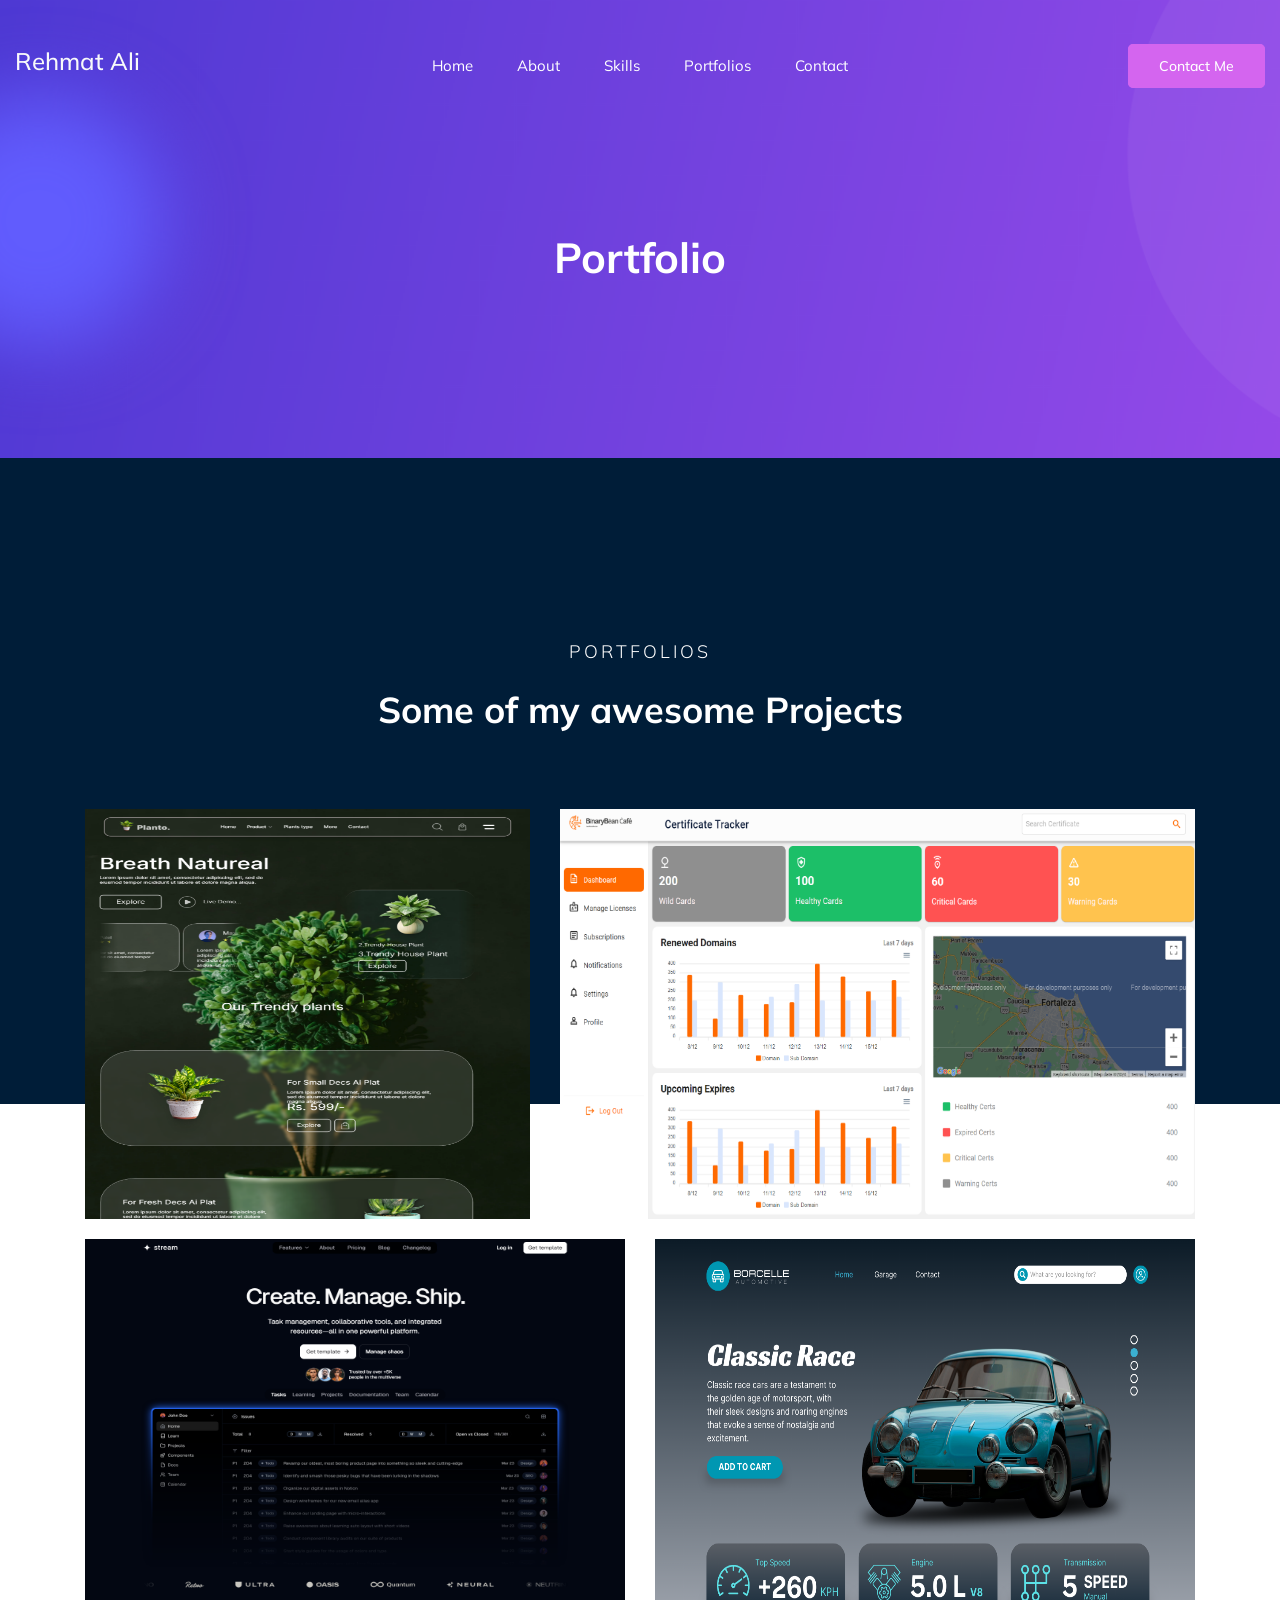
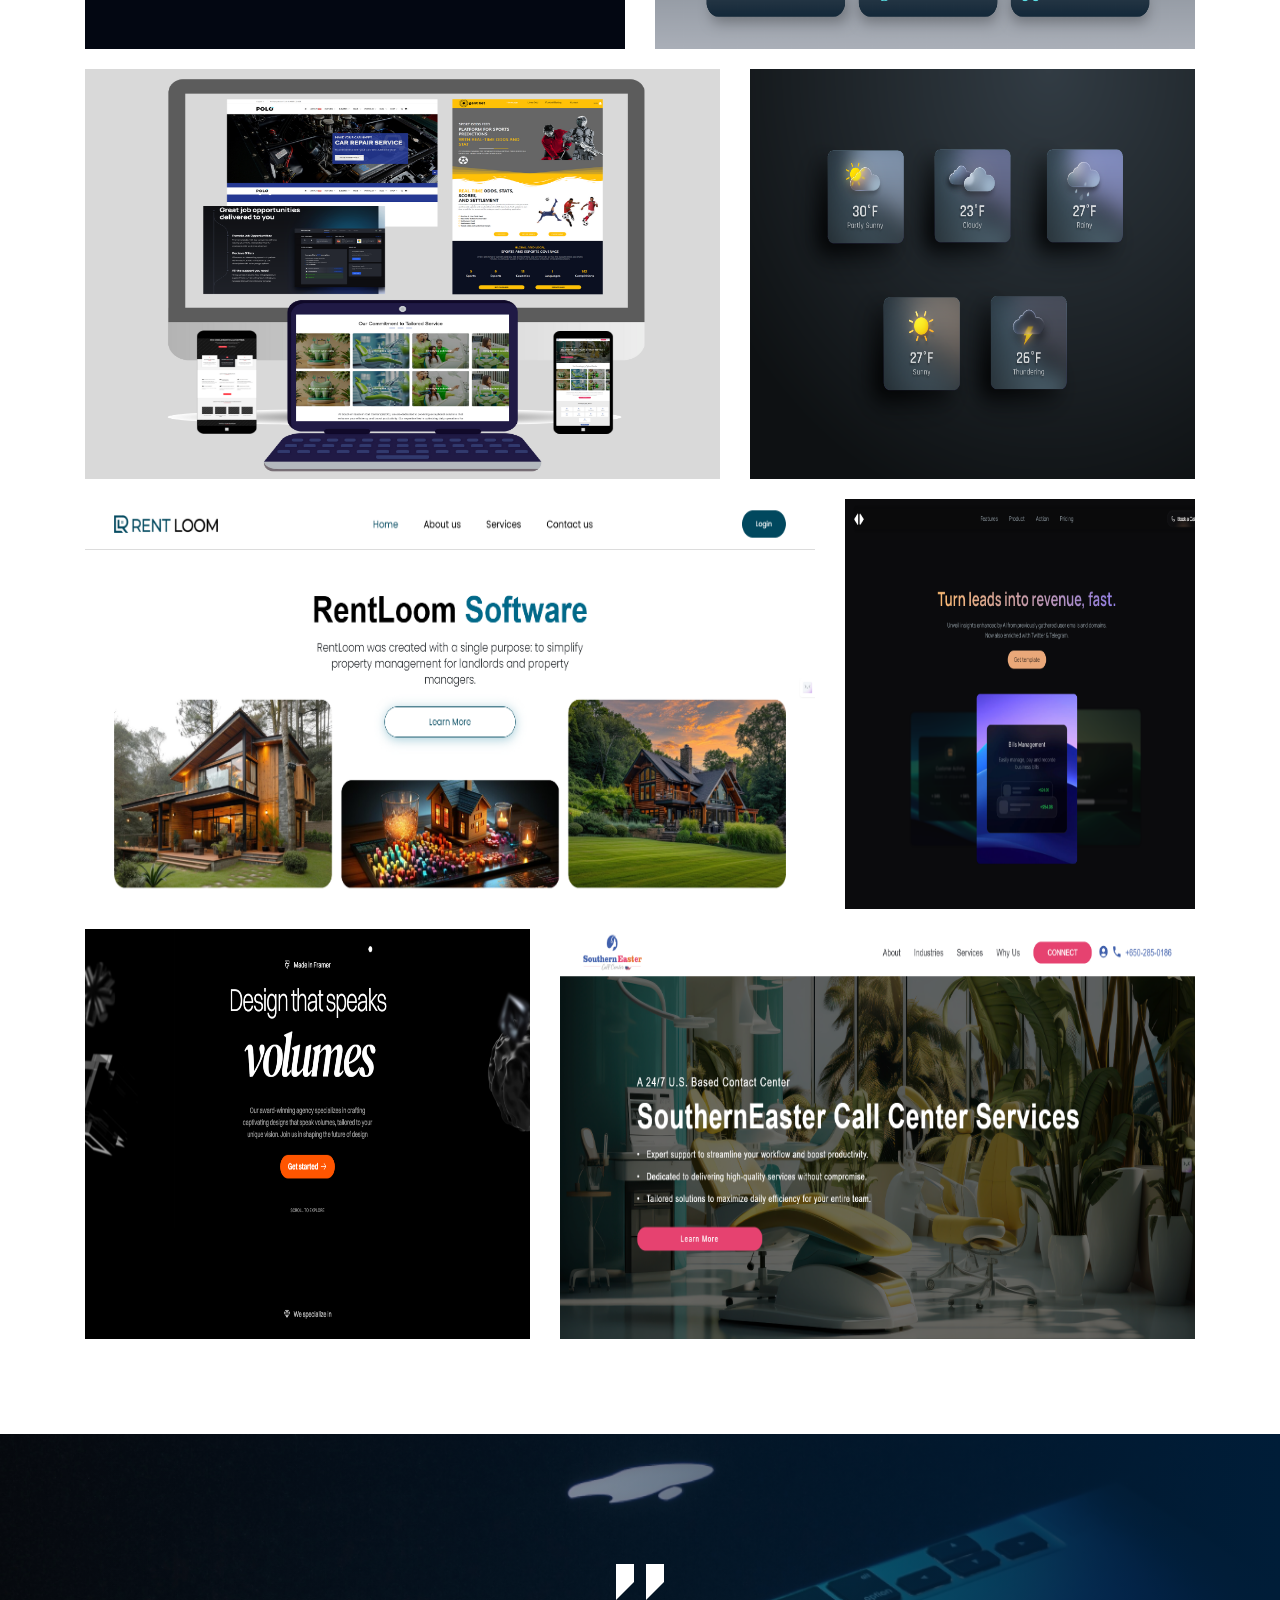
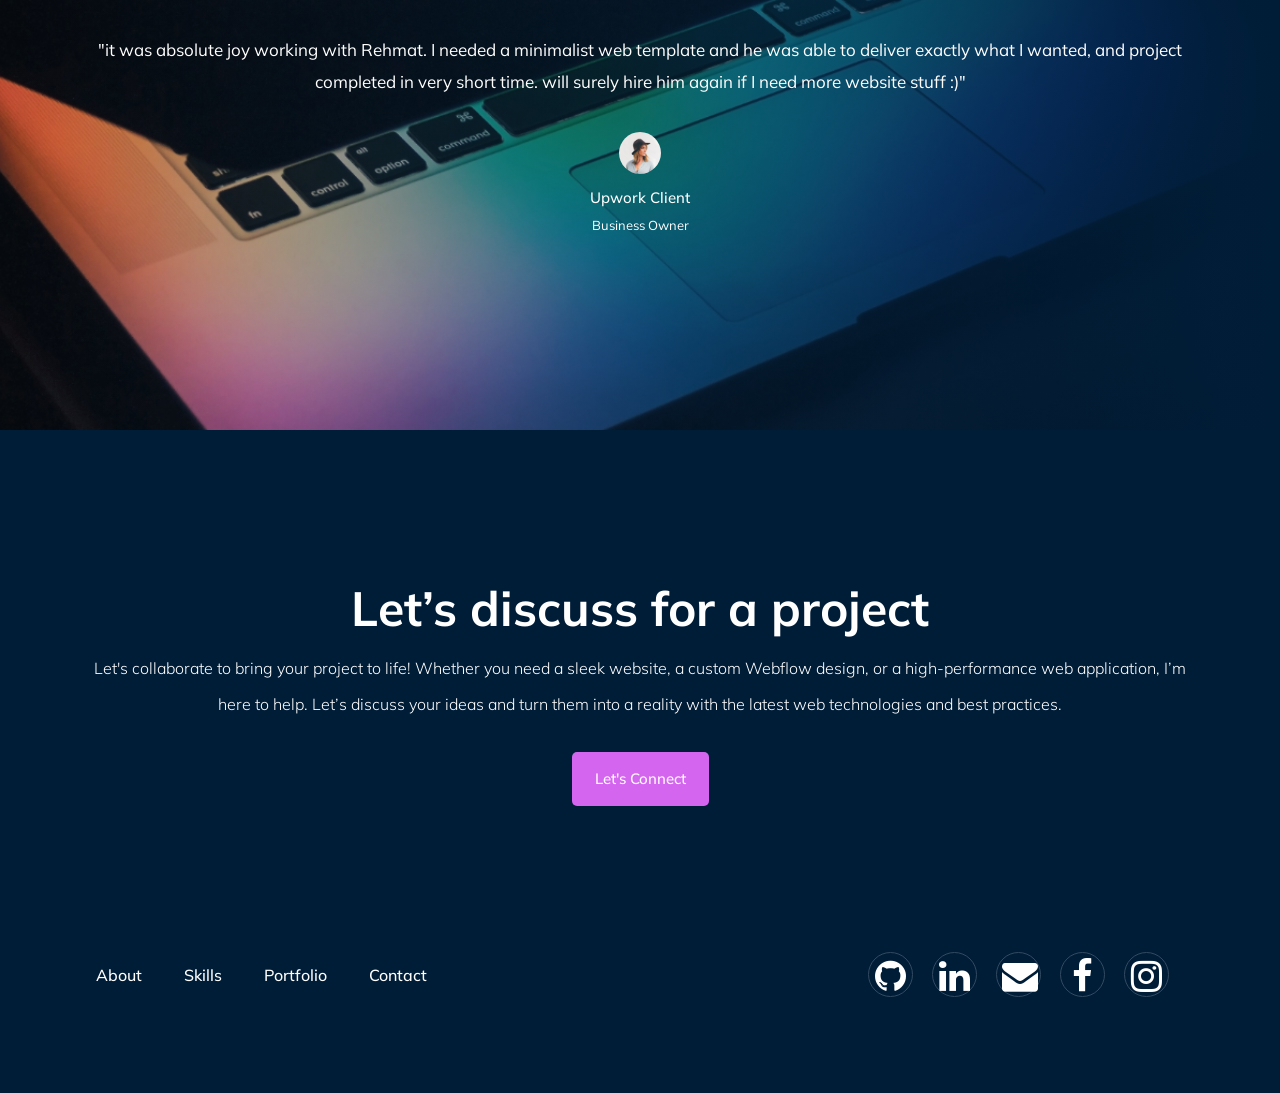
<file: portfolio.html>
<!doctype html>
<html class="no-js" lang="zxx">

<head>
    <meta charset="utf-8">
    <meta http-equiv="x-ua-compatible" content="ie=edge">
    <title>Rehmat Ali</title>
    <meta name="description" content="">
    <meta name="viewport" content="width=device-width, initial-scale=1">

    <!-- <link rel="manifest" href="site.webmanifest"> -->
    <!-- Place favicon.ico in the root directory -->

    <!-- CSS here -->
    <link rel="stylesheet" href="css/bootstrap.min.css">
    <link rel="stylesheet" href="css/owl.carousel.min.css">
    <link rel="stylesheet" href="css/magnific-popup.css">
    <link rel="stylesheet" href="css/font-awesome.min.css">
    <link rel="stylesheet" href="css/themify-icons.css">
    <link rel="stylesheet" href="css/nice-select.css">
    <link rel="stylesheet" href="css/flaticon.css">
    <link rel="stylesheet" href="css/gijgo.css">
    <link rel="stylesheet" href="css/animate.min.css">
    <link rel="stylesheet" href="css/slick.css">
    <link rel="stylesheet" href="css/slicknav.css">
    <link rel="stylesheet" href="css/style.css">
</head>

<body>

    <!-- header-start -->
    <header>
        <div class="header-area pt-3">
            <div id="sticky-header" class="main-header-area">
                <div class="container-fluid">
                    <div class="row align-items-center">
                        <div class="col-xl-3 col-lg-2">
                            <div class="logo">
                                <a href="index.html">
                                    <h3 class="text-light">Rehmat Ali</h3>
                                </a>
                            </div>
                        </div>
                        <div class="col-xl-6 col-lg-7">
                            <div class="main-menu  d-none d-lg-block">
                                <nav>
                                    <ul id="navigation">
                                        <li><a class="active" href="index.html">home</a></li>
                                        <li><a href="about.html">About</a></li>
                                        <li><a href="services.html">Skills</a></li>
                                        <li><a href="portfolio.html">Portfolios</a> </li>
                                        <li><a href="contact.html">Contact</a></li>
                                    </ul>
                                </nav>
                            </div>
                        </div>
                        <div class="col-xl-3 col-lg-3 d-none d-lg-block">
                            <div class="Appointment">
                                <div class="book_btn d-none d-lg-block">
                                    <a href="contact.html">Contact Me</a>
                                </div>
                            </div>
                        </div>
                        <div class="col-12">
                            <div class="mobile_menu d-block d-lg-none"></div>
                        </div>
                    </div>

                </div>
            </div>
        </div>
    </header>
    <!-- header-end -->

    <!-- bradcam_area  -->
    <div class="bradcam_area bradcam_bg_1">
        <div class="container">
            <div class="row">
                <div class="col-xl-12">
                    <div class="bradcam_text text-center">
                        <h3>Portfolio</h3>
                    </div>
                </div>
            </div>
        </div>
    </div>
    <!-- /bradcam_area  -->

    <!-- portfolio_area -->
    <div class="portfolio_area portfolio_bg_1">
        <div class="container">
            <div class="row">
                <div class="col-xl-12">
                    <div class="section_title white_text text-center">
                        <span>Portfolios</span>
                        <h3>Some of my awesome Projects</h3>
                    </div>
                </div>
            </div>
        </div>
    </div>
    <!--/ portfolio_area -->

    <!-- portfolio_image_area  -->
    <div class="portfolio_image_area">
        <div class="container">
            <div class="row">
                <div class="col-xl-5 col-md-5">
                    <div class="single_Portfolio">
                        <div class="portfolio_thumb">
                            <img src="img/portfolio/123.png" alt="">
                        </div>
                        <a href="img/portfolio/123.png" class="popup popup-image"></a>
                        <div class="portfolio_hover">
                            <div class="title">
                                <h3>Webflow Design</h3>
                            </div>
                        </div>
                    </div>
                </div>
                <div class="col-xl-7 col-md-7">
                    <div class="single_Portfolio">
                        <div class="portfolio_thumb">
                            <img src="img/portfolio/react.png" alt="">
                        </div>
                        <a href="img/portfolio/React-App.png" class="popup popup-image"></a>
                        <div class="portfolio_hover">
                            <div class="title">
                                <h3>React Web Application</h3>
                            </div>
                        </div>
                    </div>
                </div>
                <div class="col-xl-6 col-md-6 col-lg-4">
                    <div class="single_Portfolio">
                        <div class="portfolio_thumb">
                            <img src="img/portfolio/11.png" alt="">
                        </div>
                        <a href="img/portfolio/11.png" class="popup popup-image"></a>
                        <div class="portfolio_hover">
                            <div class="title">
                                <h3>Webflow Design</h3>
                            </div>
                        </div>
                    </div>
                </div>
                <div class="col-xl-6 col-md-6 col-lg-4">
                    <div class="single_Portfolio">
                        <div class="portfolio_thumb">
                            <img src="img/portfolio/32.png" alt="">
                        </div>
                        <a href="img/portfolio/32.png" class="popup popup-image"></a>
                        <div class="portfolio_hover">
                            <div class="title">
                                <h3>Webflow Design</h3>
                            </div>
                        </div>
                    </div>
                </div>
                <div class="col-xl-7 col-md-12 col-lg-4">
                    <div class="single_Portfolio">
                        <div class="portfolio_thumb">
                            <img src="img/portfolio/all.png" alt="">
                        </div>
                        <a href="img/portfolio/all.png" class="popup popup-image"></a>
                        <div class="portfolio_hover">
                            <div class="title">
                                <h3>Custom Design</h3>
                            </div>
                        </div>
                    </div>
                </div>
                <div class="col-xl-5 col-md-5">
                    <div class="single_Portfolio">
                        <div class="portfolio_thumb">
                            <img src="img/portfolio/weather.png" alt="">
                        </div>
                        <a href="img/portfolio/weather.png" class="popup popup-image"></a>
                        <div class="portfolio_hover">
                            <div class="title">
                                <h3>Rive Design</h3>
                            </div>
                        </div>
                    </div>
                </div>
                <div class="col-xl-8 col-md-8">
                    <div class="single_Portfolio">
                        <div class="portfolio_thumb">
                            <img src="img/portfolio/rent.png" alt="">
                        </div>
                        <a href="img/portfolio/rentt.png" class="popup popup-image"></a>
                        <div class="portfolio_hover">
                            <div class="title">
                                <h3>Custom Code Design</h3>
                            </div>
                        </div>
                    </div>
                </div>
                <div class="col-xl-4 col-md-4 col-lg-4">
                    <div class="single_Portfolio">
                        <div class="portfolio_thumb">
                            <img src="img/portfolio/op.png" alt="">
                        </div>
                        <a href="img/portfolio/op.png" class="popup popup-image"></a>
                        <div class="portfolio_hover">
                            <div class="title">
                                <h3>Wordpress Design</h3>
                            </div>
                        </div>
                    </div>
                </div>
                <div class="col-xl-5 col-md-5 col-lg-4">
                    <div class="single_Portfolio">
                        <div class="portfolio_thumb">
                            <img src="img/portfolio/31.png" alt="">
                        </div>
                        <a href="img/portfolio/31.png" class="popup popup-image"></a>
                        <div class="portfolio_hover">
                            <div class="title">
                                <h3>webflow Design</h3>
                            </div>
                        </div>
                    </div>
                </div>
                <div class="col-xl-7 col-md-12 col-lg-4">
                    <div class="single_Portfolio">
                        <div class="portfolio_thumb">
                            <img src="img/portfolio/callcentert.png" alt="">
                        </div>
                        <a href="img/portfolio/callcenter.png" class="popup popup-image"></a>
                        <div class="portfolio_hover">
                            <div class="title">
                                <h3>React Design</h3>
                            </div>
                        </div>
                    </div>
                </div>
            </div>
        </div>
    </div>
    <!--/ portfolio_image_area  -->

    <!-- testimonial_area  -->
    <div class="testimonial_area ">
        <div class="container">
            <div class="row">
                <div class="col-xl-12">
                    <div class="testmonial_active owl-carousel">
                        <div class="single_carousel">
                            <div class="single_testmonial text-center">
                                <div class="quote">
                                    <img src="img/testmonial/quote.svg" alt="">
                                </div>
                                <p>"it was absolute joy working with Rehmat.
                                    I needed a minimalist web template <br> and he was able to deliver exactly what I
                                    wanted, and project completed in very short time. <br>
                                    will surely hire him again if I need more website stuff :)" </p>
                                <div class="testmonial_author">
                                    <div class="thumb">
                                        <img src="img/testmonial/thumb.png" alt="">
                                    </div>
                                    <h3>Upwork Client</h3>
                                    <span>Business Owner</span>
                                </div>
                            </div>
                        </div>
                        <div class="single_carousel">
                            <div class="single_testmonial text-center">
                                <div class="quote">
                                    <img src="img/testmonial/quote.svg" alt="">
                                </div>
                                <p>"I would like to thank Rehmat very much for the quick and reliable cooperation!
                                    <br>Rehmat has a lot of knowledge when it comes to Webflow and Figma, <br> which
                                    makes it very easy to work with him. Thank you again!"
                                </p>
                                <div class="testmonial_author">
                                    <div class="thumb">
                                        <img src="img/testmonial/thumb.png" alt="">
                                    </div>
                                    <h3>Upwork Client</h3>
                                    <span>Business Owner</span>
                                </div>
                            </div>
                        </div>
                        <div class="single_carousel">
                            <div class="single_testmonial text-center">
                                <div class="quote">
                                    <img src="img/testmonial/quote.svg" alt="">
                                </div>
                                <p>"Rehmat did an outstanding job in converting our Figma designs into HTML. His work
                                    was <br> nothing short of excellent, and I am truly impressed with the level of
                                    professionalism, <br>attention to detail, and quality of his work. He is always
                                    available to answer questions, <br> provide updates and make necessary changes
                                    promptly. His ability to transform our Figma <br> designs into a beautiful,
                                    functional and responsive website was truly remarkable, <br> and we couldn't have
                                    been more pleased with the end result." </p>
                                <div class="testmonial_author">
                                    <div class="thumb">
                                        <img src="img/testmonial/thumb.png" alt="">
                                    </div>
                                    <h3>Jewelyn</h3>
                                    <span>Business Owner</span>
                                </div>
                            </div>
                        </div>
                    </div>
                </div>
            </div>
        </div>
    </div>
    <!-- /testimonial_area  -->

    <div class="discuss_projects">
        <div class="container">
            <div class="row">
                <div class="col-xl-12">
                    <div class="project_text text-center">
                        <h3>Let’s discuss for a project</h3>
                        <p>Let's collaborate to bring your project to life! Whether you need a sleek website, a custom
                            Webflow design, or a high-performance web application, I’m here to help. Let’s discuss your
                            ideas and turn them into a reality with the latest web technologies and best practices.</p>
                        <a class="boxed-btn3" href="/contact.html">Let's Connect</a>
                    </div>
                </div>
            </div>
        </div>
    </div>

    <!-- footer start -->
    <footer class="footer">
        <div class="footer_top p-5">
            <div class="container-fluid p-5">
                <div class="row align-items-center">
                    <div class="col-xl-6 col-md-6">
                        <div class="menu_links">
                            <ul>
                                <li><a href="./about.html">About</a></li>
                                <li><a href="./services.html">Skills</a></li>
                                <li><a href="./portfolio.html">Portfolio</a></li>
                                <li><a href="./contact.html">Contact</a></li>
                            </ul>
                        </div>
                    </div>
                    <div class="col-xl-6 col-md-6">
                        <div class="socail_links">
                            <ul>
                                <li><a target="_blank" href="https://github.com/rehmatroy"> <i
                                            class="fa fa-github fa-3x"></i> </a></li>
                                <li><a target="_blank" href="https://www.linkedin.com/in/rehmat-ali-web-developer/"> <i
                                            class="fa fa-linkedin fa-3x"></i> </a></li>
                                <li><a target="_blank" href="https://mail.google.com/mail/u/0/#inbox"> <i
                                            class="fa fa-envelope fa-3x"></i> </a></li>
                                <li><a target="_blank" href="https://www.facebook.com/rehmat.roy.54"> <i
                                            class="fa fa-facebook fa-3x"></i> </a></li>
                                <li><a target="_blank" href="https://www.instagram.com/rehmatali46/"> <i
                                            class="fa fa-instagram fa-3x"></i> </a></li>
                            </ul>
                        </div>
                    </div>
                </div>
            </div>
        </div>
    </footer>

    <!-- JS here -->
    <script src="js/vendor/modernizr-3.5.0.min.js"></script>
    <script src="js/vendor/jquery-1.12.4.min.js"></script>
    <script src="js/popper.min.js"></script>
    <script src="js/bootstrap.min.js"></script>
    <script src="js/owl.carousel.min.js"></script>
    <script src="js/isotope.pkgd.min.js"></script>
    <script src="js/ajax-form.js"></script>
    <script src="js/waypoints.min.js"></script>
    <script src="js/jquery.counterup.min.js"></script>
    <script src="js/imagesloaded.pkgd.min.js"></script>
    <script src="js/scrollIt.js"></script>
    <script src="js/jquery.scrollUp.min.js"></script>
    <script src="js/wow.min.js"></script>
    <script src="js/nice-select.min.js"></script>
    <script src="js/jquery.slicknav.min.js"></script>
    <script src="js/jquery.magnific-popup.min.js"></script>
    <script src="js/plugins.js"></script>
    <script src="js/gijgo.min.js"></script>

    <!--contact js-->
    <script src="js/contact.js"></script>
    <script src="js/jquery.ajaxchimp.min.js"></script>
    <script src="js/jquery.form.js"></script>
    <script src="js/jquery.validate.min.js"></script>
    <script src="js/mail-script.js"></script>

    <script src="js/main.js"></script>
</body>

</html>
</file>
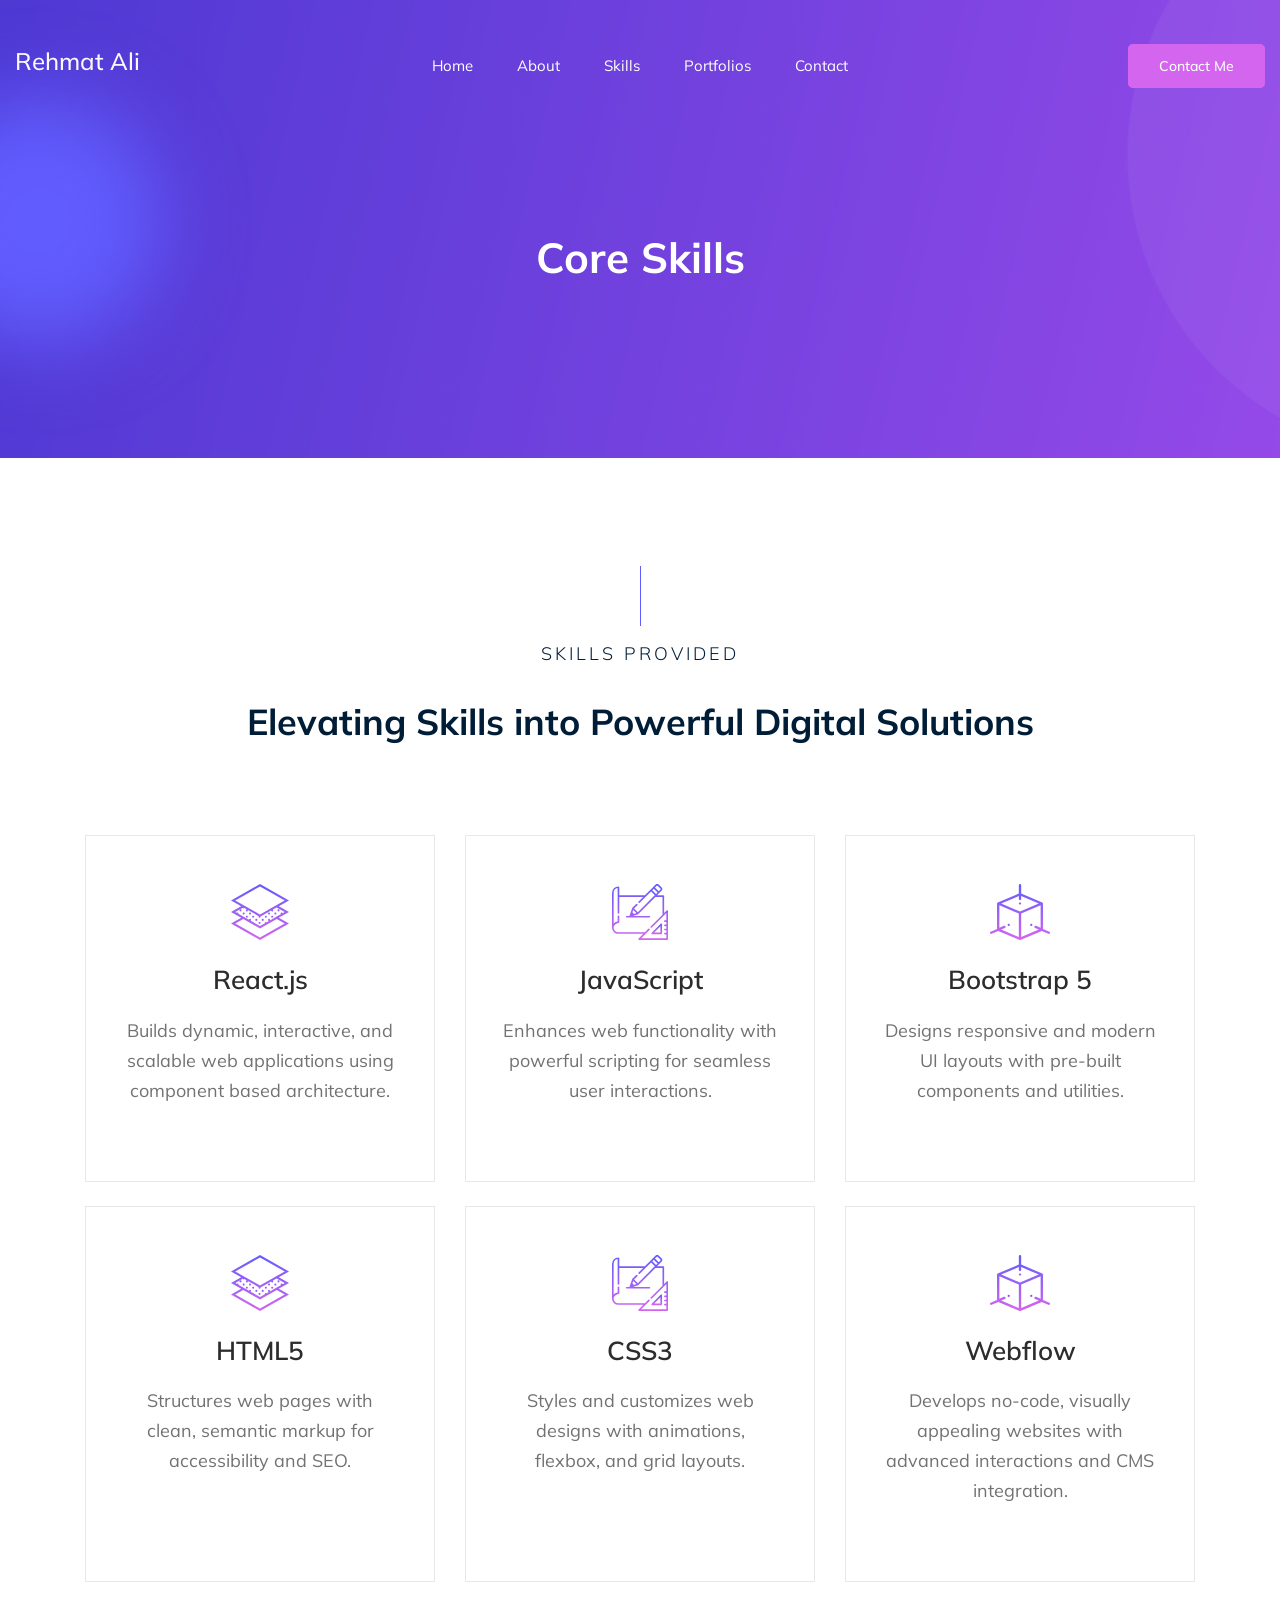
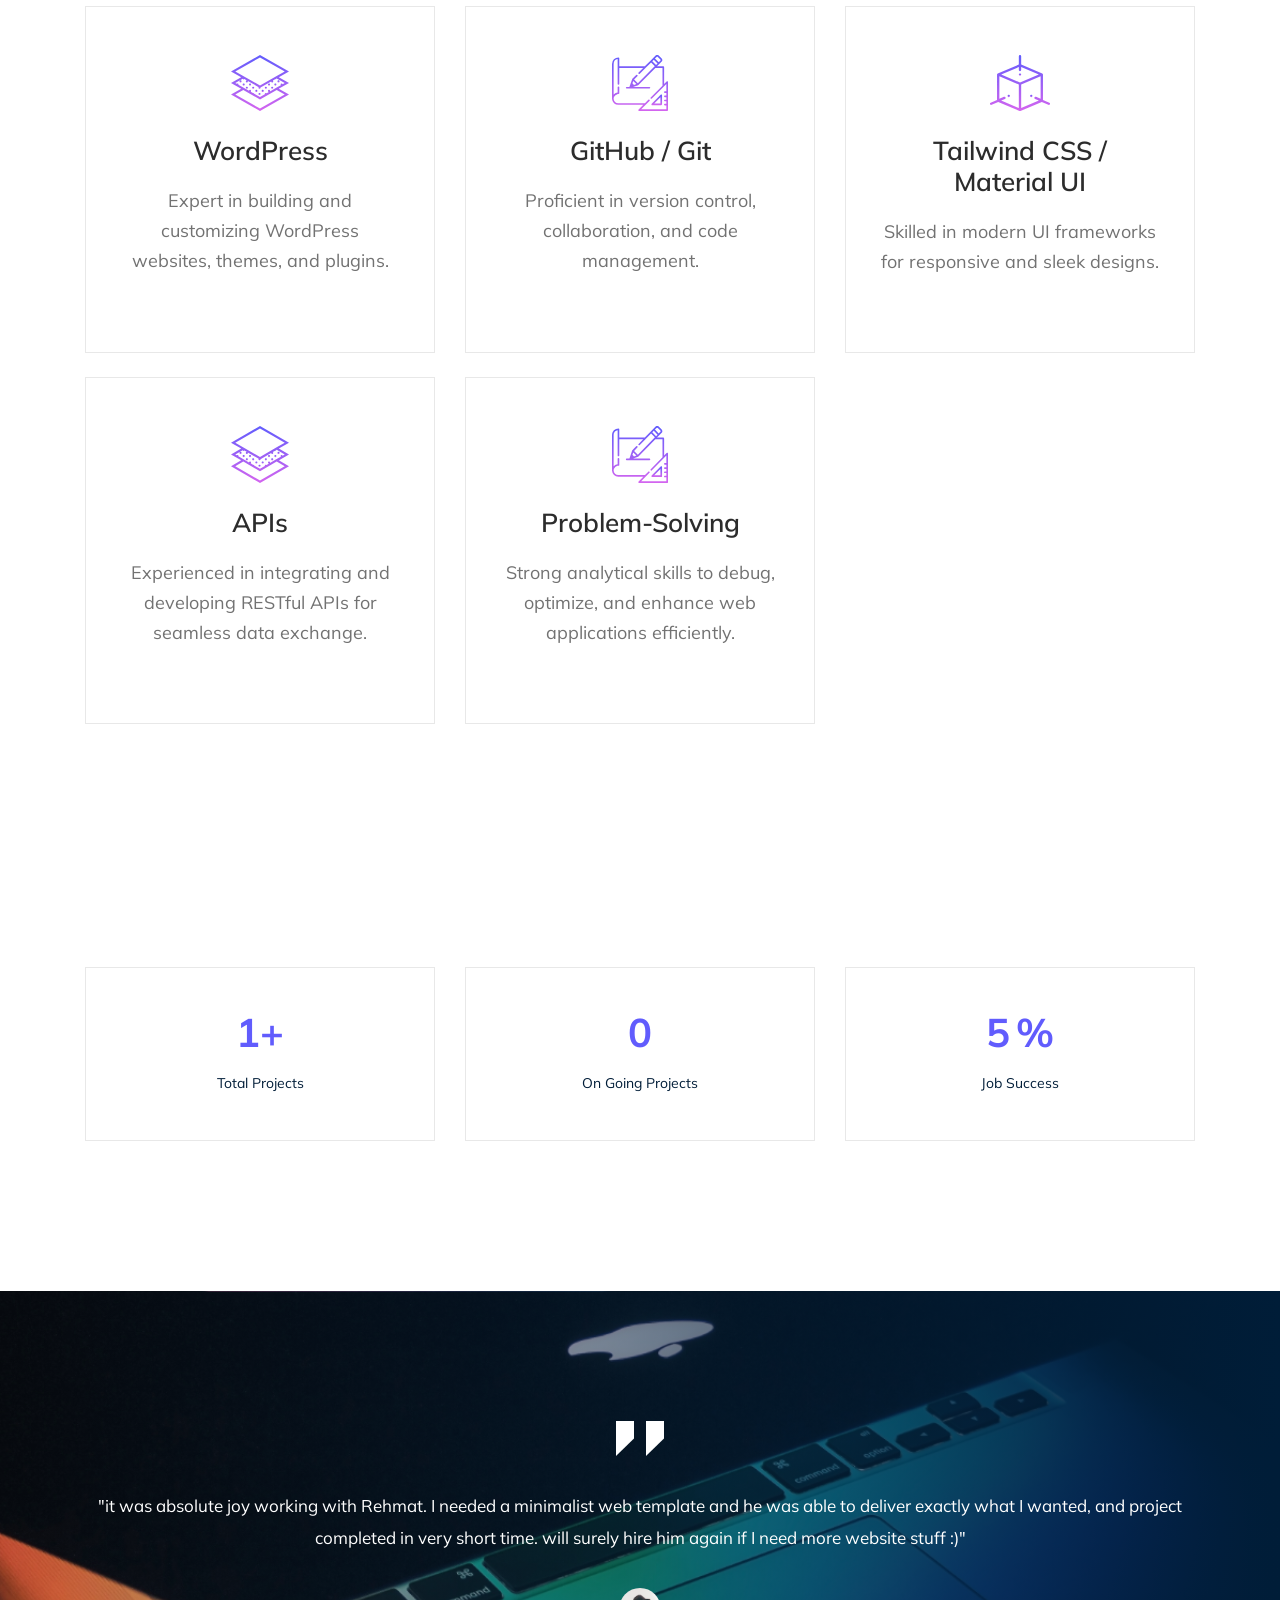
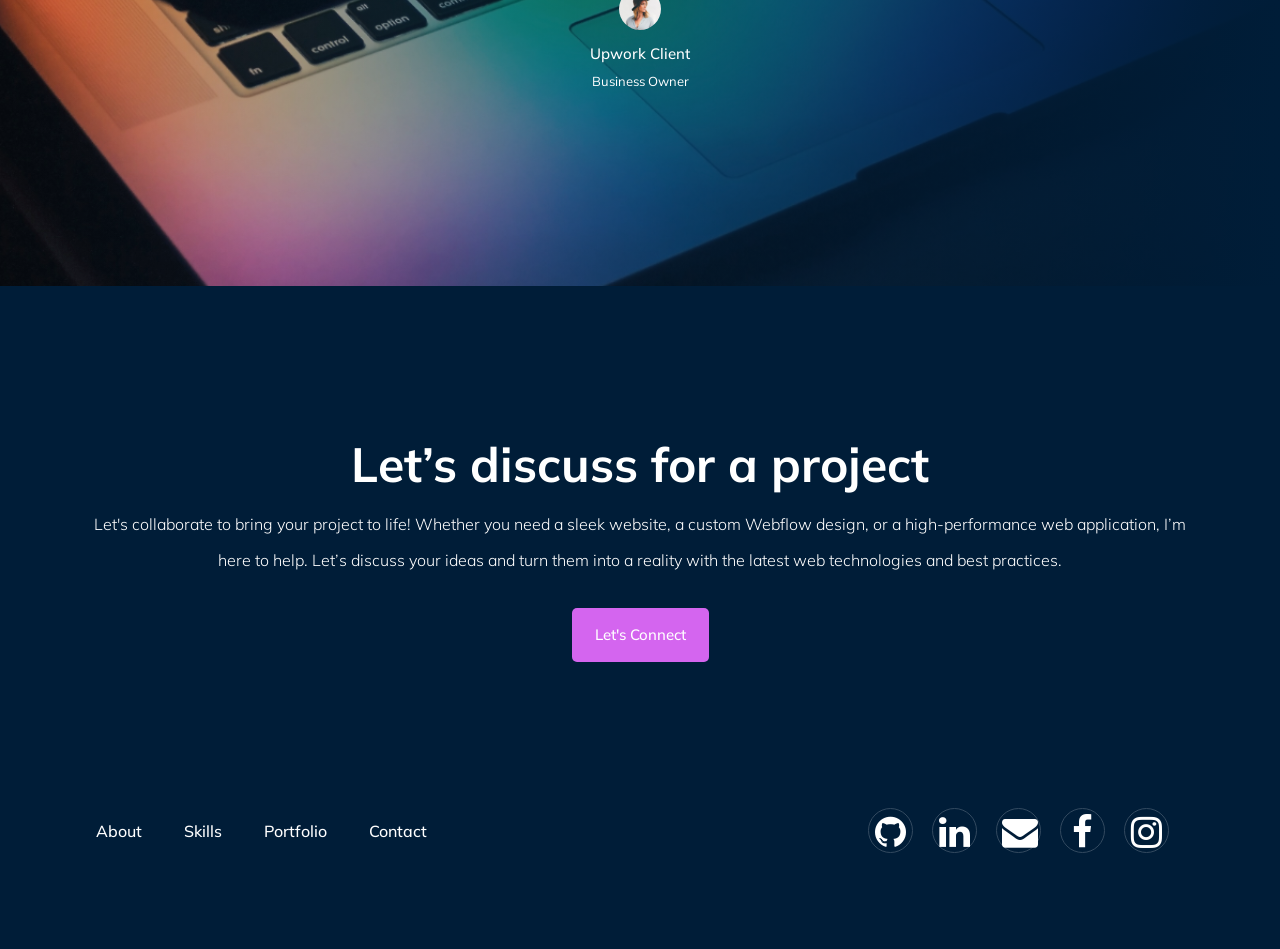
<file: services.html>
<!doctype html>
<html class="no-js" lang="zxx">

<head>
    <meta charset="utf-8">
    <meta http-equiv="x-ua-compatible" content="ie=edge">
    <title>Rehmat Ali</title>
    <meta name="description" content="">
    <meta name="viewport" content="width=device-width, initial-scale=1">

    <!-- CSS here -->
    <link rel="stylesheet" href="css/bootstrap.min.css">
    <link rel="stylesheet" href="css/owl.carousel.min.css">
    <link rel="stylesheet" href="css/magnific-popup.css">
    <link rel="stylesheet" href="css/font-awesome.min.css">
    <link rel="stylesheet" href="css/themify-icons.css">
    <link rel="stylesheet" href="css/nice-select.css">
    <link rel="stylesheet" href="css/flaticon.css">
    <link rel="stylesheet" href="css/gijgo.css">
    <link rel="stylesheet" href="css/animate.min.css">
    <link rel="stylesheet" href="css/slick.css">
    <link rel="stylesheet" href="css/slicknav.css">
    <link rel="stylesheet" href="css/style.css">
</head>

<body>

    <!-- header-start -->
    <header>
        <div class="header-area pt-3">
            <div id="sticky-header" class="main-header-area">
                <div class="container-fluid">
                    <div class="row align-items-center">
                        <div class="col-xl-3 col-lg-2">
                            <div class="logo">
                                <a href="index.html">
                                    <h3 class="text-light">Rehmat Ali</h3>
                                </a>
                            </div>
                        </div>
                        <div class="col-xl-6 col-lg-7">
                            <div class="main-menu  d-none d-lg-block">
                                <nav>
                                    <ul id="navigation">
                                        <li><a class="active" href="index.html">home</a></li>
                                        <li><a href="about.html">About</a></li>
                                        <li><a href="services.html">Skills</a></li>
                                        <li><a href="portfolio.html">Portfolios </a> </li>
                                        <li><a href="contact.html">Contact</a></li>
                                    </ul>
                                </nav>
                            </div>
                        </div>
                        <div class="col-xl-3 col-lg-3 d-none d-lg-block">
                            <div class="Appointment">
                                <div class="book_btn d-none d-lg-block">
                                    <a href="contact.html">Contact Me</a>
                                </div>
                            </div>
                        </div>
                        <div class="col-12">
                            <div class="mobile_menu d-block d-lg-none"></div>
                        </div>
                    </div>
                </div>
            </div>
        </div>
    </header>
    <!-- header-end -->

    <!-- bradcam_area  -->
    <div class="bradcam_area bradcam_bg_1">
        <div class="container">
            <div class="row">
                <div class="col-xl-12">
                    <div class="bradcam_text text-center">
                        <h3>Core Skills</h3>
                    </div>
                </div>
            </div>
        </div>
    </div>
    <!-- /bradcam_area  -->


    <!-- service_area  -->
    <div class="service_area">
        <div class="container pt-5 pb-5">
            <div class="row">
                <div class="col-lg-12">
                    <div class="section_title text-center mb-65">
                        <span>Skills Provided</span>
                        <h3 class="mt-4">Elevating Skills into Powerful Digital Solutions</h3>
                    </div>
                </div>
            </div>
            <div class="row">
                <div class="col-lg-4 col-md-4">
                    <div class="single_service text-center">
                        <div class="icon">
                            <img src="img/svg_icon/1.svg" alt="">
                        </div>
                        <h3>React.js</h3>
                        <p> Builds dynamic, interactive, and scalable web applications using component based
                            architecture.</p>
                    </div>
                </div>
                <div class="col-lg-4 col-md-4">
                    <div class="single_service text-center">
                        <div class="icon">
                            <img src="img/svg_icon/2.svg" alt="">
                        </div>
                        <h3>JavaScript</h3>
                        <p>Enhances web functionality with powerful scripting for seamless user interactions.</p>
                    </div>
                </div>
                <div class="col-lg-4 col-md-4">
                    <div class="single_service text-center">
                        <div class="icon">
                            <img src="img/svg_icon/3.svg" alt="">
                        </div>
                        <h3>Bootstrap 5</h3>
                        <p>Designs responsive and modern UI layouts with pre-built components and utilities.</p>
                    </div>
                </div>
            </div>
            <div class="row mt-4">
                <div class="col-lg-4 col-md-4">
                    <div class="single_service text-center">
                        <div class="icon">
                            <img src="img/svg_icon/1.svg" alt="">
                        </div>
                        <h3>HTML5</h3>
                        <p> Structures web pages with clean, semantic markup for accessibility and SEO.</p>
                    </div>
                </div>
                <div class="col-lg-4 col-md-4">
                    <div class="single_service text-center">
                        <div class="icon">
                            <img src="img/svg_icon/2.svg" alt="">
                        </div>
                        <h3>CSS3</h3>
                        <p>Styles and customizes web designs with animations, flexbox, and grid layouts.</p>
                    </div>
                </div>
                <div class="col-lg-4 col-md-4">
                    <div class="single_service text-center">
                        <div class="icon">
                            <img src="img/svg_icon/3.svg" alt="">
                        </div>
                        <h3>Webflow</h3>
                        <p>Develops no-code, visually appealing websites with advanced interactions and CMS integration.
                        </p>
                    </div>
                </div>
            </div>
            <div class="row mt-4">
                <div class="col-lg-4 col-md-4">
                    <div class="single_service text-center">
                        <div class="icon">
                            <img src="img/svg_icon/1.svg" alt="">
                        </div>
                        <h3>WordPress</h3>
                        <p> Expert in building and customizing WordPress websites, themes, and plugins.</p>
                    </div>
                </div>
                <div class="col-lg-4 col-md-4">
                    <div class="single_service text-center">
                        <div class="icon">
                            <img src="img/svg_icon/2.svg" alt="">
                        </div>
                        <h3>GitHub / Git </h3>
                        <p>Proficient in version control, collaboration, and code management.</p>
                    </div>
                </div>
                <div class="col-lg-4 col-md-4">
                    <div class="single_service text-center">
                        <div class="icon">
                            <img src="img/svg_icon/3.svg" alt="">
                        </div>
                        <h3>Tailwind CSS / Material UI</h3>
                        <p>Skilled in modern UI frameworks for responsive and sleek designs.</p>
                    </div>
                </div>
            </div>
            <div class="row mt-4">
                <div class="col-lg-4 col-md-4">
                    <div class="single_service text-center">
                        <div class="icon">
                            <img src="img/svg_icon/1.svg" alt="">
                        </div>
                        <h3>APIs</h3>
                        <p>Experienced in integrating and developing RESTful APIs for seamless data exchange.</p>
                    </div>
                </div>
                <div class="col-lg-4 col-md-4">
                    <div class="single_service text-center">
                        <div class="icon">
                            <img src="img/svg_icon/2.svg" alt="">
                        </div>
                        <h3>Problem-Solving</h3>
                        <p>Strong analytical skills to debug, optimize, and enhance web applications efficiently.</p>
                    </div>
                </div>
            </div>
        </div>
    </div>
    <!--/ service_area  -->

    <div class="counter_area">
        <div class="container">
            <div class="row">
                <div class="col-xl-4 col-md-4">
                    <div class="single_counter text-center">
                        <h3>
                            <span class="counter">20 </span><span>+</span>
                        </h3>
                        <p>Total Projects</p>
                    </div>
                </div>
                <div class="col-xl-4 col-md-4">
                    <div class="single_counter text-center">
                        <h3>
                            <span class="counter">3 </span>
                        </h3>
                        <p>On Going Projects</p>
                    </div>
                </div>
                <div class="col-xl-4 col-md-4">
                    <div class="single_counter text-center">
                        <h3>
                            <span class="counter">100 </span> <span>%</span>
                        </h3>
                        <p>Job Success</p>
                    </div>
                </div>
            </div>
        </div>
    </div>
    <!-- testimonial_area  -->
    <div class="testimonial_area ">
        <div class="container">
            <div class="row">
                <div class="col-xl-12">
                    <div class="testmonial_active owl-carousel">
                        <div class="single_carousel">
                            <div class="single_testmonial text-center">
                                <div class="quote">
                                    <img src="img/testmonial/quote.svg" alt="">
                                </div>
                                <p>"it was absolute joy working with Rehmat.
                                    I needed a minimalist web template <br> and he was able to deliver exactly what I
                                    wanted, and project completed in very short time. <br>
                                    will surely hire him again if I need more website stuff :)" </p>
                                <div class="testmonial_author">
                                    <div class="thumb">
                                        <img src="img/testmonial/thumb.png" alt="">
                                    </div>
                                    <h3>Upwork Client</h3>
                                    <span>Business Owner</span>
                                </div>
                            </div>
                        </div>
                        <div class="single_carousel">
                            <div class="single_testmonial text-center">
                                <div class="quote">
                                    <img src="img/testmonial/quote.svg" alt="">
                                </div>
                                <p>"I would like to thank Rehmat very much for the quick and reliable cooperation!
                                    <br>Rehmat has a lot of knowledge when it comes to Webflow and Figma, <br> which
                                    makes it very easy to work with him. Thank you again!"
                                </p>
                                <div class="testmonial_author">
                                    <div class="thumb">
                                        <img src="img/testmonial/thumb.png" alt="">
                                    </div>
                                    <h3>Upwork Client</h3>
                                    <span>Business Owner</span>
                                </div>
                            </div>
                        </div>
                        <div class="single_carousel">
                            <div class="single_testmonial text-center">
                                <div class="quote">
                                    <img src="img/testmonial/quote.svg" alt="">
                                </div>
                                <p>"Rehmat did an outstanding job in converting our Figma designs into HTML. His work
                                    was <br> nothing short of excellent, and I am truly impressed with the level of
                                    professionalism, <br>attention to detail, and quality of his work. He is always
                                    available to answer questions, <br> provide updates and make necessary changes
                                    promptly. His ability to transform our Figma <br> designs into a beautiful,
                                    functional and responsive website was truly remarkable, <br> and we couldn't have
                                    been more pleased with the end result." </p>
                                <div class="testmonial_author">
                                    <div class="thumb">
                                        <img src="img/testmonial/thumb.png" alt="">
                                    </div>
                                    <h3>Jewelyn</h3>
                                    <span>Business Owner</span>
                                </div>
                            </div>
                        </div>
                    </div>
                </div>
            </div>
        </div>
    </div>
    <!-- /testimonial_area  -->

    <div class="discuss_projects">
        <div class="container">
            <div class="row">
                <div class="col-xl-12">
                    <div class="project_text text-center">
                        <h3>Let’s discuss for a project</h3>
                        <p>Let's collaborate to bring your project to life! Whether you need a sleek website, a custom
                            Webflow design, or a high-performance web application, I’m here to help. Let’s discuss your
                            ideas and turn them into a reality with the latest web technologies and best practices.</p>
                        <a class="boxed-btn3" href="/contact.html">Let's Connect</a>
                    </div>
                </div>
            </div>
        </div>
    </div>

    <!-- footer start -->
    <footer class="footer">
        <div class="footer_top p-5">
            <div class="container-fluid p-5">
                <div class="row align-items-center">
                    <div class="col-xl-6 col-md-6">
                        <div class="menu_links">
                            <ul>
                                <li><a href="./about.html">About</a></li>
                                <li><a href="./services.html">Skills</a></li>
                                <li><a href="./portfolio.html">Portfolio</a></li>
                                <li><a href="./contact.html">Contact</a></li>
                            </ul>
                        </div>
                    </div>
                    <div class="col-xl-6 col-md-6">
                        <div class="socail_links">
                            <ul>
                                <li><a target="_blank" href="https://github.com/rehmatroy"> <i
                                            class="fa fa-github fa-3x"></i> </a></li>
                                <li><a target="_blank" href="https://www.linkedin.com/in/rehmat-ali-web-developer/"> <i
                                            class="fa fa-linkedin fa-3x"></i> </a></li>
                                <li><a target="_blank" href="https://mail.google.com/mail/u/0/#inbox"> <i
                                            class="fa fa-envelope fa-3x"></i> </a></li>
                                <li><a target="_blank" href="https://www.facebook.com/rehmat.roy.54"> <i
                                            class="fa fa-facebook fa-3x"></i> </a></li>
                                <li><a target="_blank" href="https://www.instagram.com/rehmatali46/"> <i
                                            class="fa fa-instagram fa-3x"></i> </a></li>
                            </ul>
                        </div>
                    </div>
                </div>
            </div>
        </div>
    </footer>
    <!--/ footer end  -->

    <!-- JS here -->
    <script src="js/vendor/modernizr-3.5.0.min.js"></script>
    <script src="js/vendor/jquery-1.12.4.min.js"></script>
    <script src="js/popper.min.js"></script>
    <script src="js/bootstrap.min.js"></script>
    <script src="js/owl.carousel.min.js"></script>
    <script src="js/isotope.pkgd.min.js"></script>
    <script src="js/ajax-form.js"></script>
    <script src="js/waypoints.min.js"></script>
    <script src="js/jquery.counterup.min.js"></script>
    <script src="js/imagesloaded.pkgd.min.js"></script>
    <script src="js/scrollIt.js"></script>
    <script src="js/jquery.scrollUp.min.js"></script>
    <script src="js/wow.min.js"></script>
    <script src="js/nice-select.min.js"></script>
    <script src="js/jquery.slicknav.min.js"></script>
    <script src="js/jquery.magnific-popup.min.js"></script>
    <script src="js/plugins.js"></script>
    <script src="js/gijgo.min.js"></script>

    <!--contact js-->
    <script src="js/contact.js"></script>
    <script src="js/jquery.ajaxchimp.min.js"></script>
    <script src="js/jquery.form.js"></script>
    <script src="js/jquery.validate.min.js"></script>
    <script src="js/mail-script.js"></script>

    <script src="js/main.js"></script>
</body>
</html>
</file>
<file: css/themify-icons.css>
@font-face {
	font-family: 'themify';
	src:url('../fonts/themify.eot?-fvbane');
	src:url('../fonts/themify.eot?#iefix-fvbane') format('embedded-opentype'),
		url('../fonts/themify.woff?-fvbane') format('woff'),
		url('../fonts/themify.ttf?-fvbane') format('truetype'),
		url('../fonts/themify.svg?-fvbane#themify') format('svg');
	font-weight: normal;
	font-style: normal;
}

[class^="ti-"], [class*=" ti-"] {
	font-family: 'themify';
	/* speak: none; */
	font-style: normal;
	font-weight: normal;
	font-variant: normal;
	text-transform: none;
	line-height: 1;

	/* Better Font Rendering =========== */
	-webkit-font-smoothing: antialiased;
	-moz-osx-font-smoothing: grayscale;
}

.ti-wand:before {
	content: "\e600";
}
.ti-volume:before {
	content: "\e601";
}
.ti-user:before {
	content: "\e602";
}
.ti-unlock:before {
	content: "\e603";
}
.ti-unlink:before {
	content: "\e604";
}
.ti-trash:before {
	content: "\e605";
}
.ti-thought:before {
	content: "\e606";
}
.ti-target:before {
	content: "\e607";
}
.ti-tag:before {
	content: "\e608";
}
.ti-tablet:before {
	content: "\e609";
}
.ti-star:before {
	content: "\e60a";
}
.ti-spray:before {
	content: "\e60b";
}
.ti-signal:before {
	content: "\e60c";
}
.ti-shopping-cart:before {
	content: "\e60d";
}
.ti-shopping-cart-full:before {
	content: "\e60e";
}
.ti-settings:before {
	content: "\e60f";
}
.ti-search:before {
	content: "\e610";
}
.ti-zoom-in:before {
	content: "\e611";
}
.ti-zoom-out:before {
	content: "\e612";
}
.ti-cut:before {
	content: "\e613";
}
.ti-ruler:before {
	content: "\e614";
}
.ti-ruler-pencil:before {
	content: "\e615";
}
.ti-ruler-alt:before {
	content: "\e616";
}
.ti-bookmark:before {
	content: "\e617";
}
.ti-bookmark-alt:before {
	content: "\e618";
}
.ti-reload:before {
	content: "\e619";
}
.ti-plus:before {
	content: "\e61a";
}
.ti-pin:before {
	content: "\e61b";
}
.ti-pencil:before {
	content: "\e61c";
}
.ti-pencil-alt:before {
	content: "\e61d";
}
.ti-paint-roller:before {
	content: "\e61e";
}
.ti-paint-bucket:before {
	content: "\e61f";
}
.ti-na:before {
	content: "\e620";
}
.ti-mobile:before {
	content: "\e621";
}
.ti-minus:before {
	content: "\e622";
}
.ti-medall:before {
	content: "\e623";
}
.ti-medall-alt:before {
	content: "\e624";
}
.ti-marker:before {
	content: "\e625";
}
.ti-marker-alt:before {
	content: "\e626";
}
.ti-arrow-up:before {
	content: "\e627";
}
.ti-arrow-right:before {
	content: "\e628";
}
.ti-arrow-left:before {
	content: "\e629";
}
.ti-arrow-down:before {
	content: "\e62a";
}
.ti-lock:before {
	content: "\e62b";
}
.ti-location-arrow:before {
	content: "\e62c";
}
.ti-link:before {
	content: "\e62d";
}
.ti-layout:before {
	content: "\e62e";
}
.ti-layers:before {
	content: "\e62f";
}
.ti-layers-alt:before {
	content: "\e630";
}
.ti-key:before {
	content: "\e631";
}
.ti-import:before {
	content: "\e632";
}
.ti-image:before {
	content: "\e633";
}
.ti-heart:before {
	content: "\e634";
}
.ti-heart-broken:before {
	content: "\e635";
}
.ti-hand-stop:before {
	content: "\e636";
}
.ti-hand-open:before {
	content: "\e637";
}
.ti-hand-drag:before {
	content: "\e638";
}
.ti-folder:before {
	content: "\e639";
}
.ti-flag:before {
	content: "\e63a";
}
.ti-flag-alt:before {
	content: "\e63b";
}
.ti-flag-alt-2:before {
	content: "\e63c";
}
.ti-eye:before {
	content: "\e63d";
}
.ti-export:before {
	content: "\e63e";
}
.ti-exchange-vertical:before {
	content: "\e63f";
}
.ti-desktop:before {
	content: "\e640";
}
.ti-cup:before {
	content: "\e641";
}
.ti-crown:before {
	content: "\e642";
}
.ti-comments:before {
	content: "\e643";
}
.ti-comment:before {
	content: "\e644";
}
.ti-comment-alt:before {
	content: "\e645";
}
.ti-close:before {
	content: "\e646";
}
.ti-clip:before {
	content: "\e647";
}
.ti-angle-up:before {
	content: "\e648";
}
.ti-angle-right:before {
	content: "\e649";
}
.ti-angle-left:before {
	content: "\e64a";
}
.ti-angle-down:before {
	content: "\e64b";
}
.ti-check:before {
	content: "\e64c";
}
.ti-check-box:before {
	content: "\e64d";
}
.ti-camera:before {
	content: "\e64e";
}
.ti-announcement:before {
	content: "\e64f";
}
.ti-brush:before {
	content: "\e650";
}
.ti-briefcase:before {
	content: "\e651";
}
.ti-bolt:before {
	content: "\e652";
}
.ti-bolt-alt:before {
	content: "\e653";
}
.ti-blackboard:before {
	content: "\e654";
}
.ti-bag:before {
	content: "\e655";
}
.ti-move:before {
	content: "\e656";
}
.ti-arrows-vertical:before {
	content: "\e657";
}
.ti-arrows-horizontal:before {
	content: "\e658";
}
.ti-fullscreen:before {
	content: "\e659";
}
.ti-arrow-top-right:before {
	content: "\e65a";
}
.ti-arrow-top-left:before {
	content: "\e65b";
}
.ti-arrow-circle-up:before {
	content: "\e65c";
}
.ti-arrow-circle-right:before {
	content: "\e65d";
}
.ti-arrow-circle-left:before {
	content: "\e65e";
}
.ti-arrow-circle-down:before {
	content: "\e65f";
}
.ti-angle-double-up:before {
	content: "\e660";
}
.ti-angle-double-right:before {
	content: "\e661";
}
.ti-angle-double-left:before {
	content: "\e662";
}
.ti-angle-double-down:before {
	content: "\e663";
}
.ti-zip:before {
	content: "\e664";
}
.ti-world:before {
	content: "\e665";
}
.ti-wheelchair:before {
	content: "\e666";
}
.ti-view-list:before {
	content: "\e667";
}
.ti-view-list-alt:before {
	content: "\e668";
}
.ti-view-grid:before {
	content: "\e669";
}
.ti-uppercase:before {
	content: "\e66a";
}
.ti-upload:before {
	content: "\e66b";
}
.ti-underline:before {
	content: "\e66c";
}
.ti-truck:before {
	content: "\e66d";
}
.ti-timer:before {
	content: "\e66e";
}
.ti-ticket:before {
	content: "\e66f";
}
.ti-thumb-up:before {
	content: "\e670";
}
.ti-thumb-down:before {
	content: "\e671";
}
.ti-text:before {
	content: "\e672";
}
.ti-stats-up:before {
	content: "\e673";
}
.ti-stats-down:before {
	content: "\e674";
}
.ti-split-v:before {
	content: "\e675";
}
.ti-split-h:before {
	content: "\e676";
}
.ti-smallcap:before {
	content: "\e677";
}
.ti-shine:before {
	content: "\e678";
}
.ti-shift-right:before {
	content: "\e679";
}
.ti-shift-left:before {
	content: "\e67a";
}
.ti-shield:before {
	content: "\e67b";
}
.ti-notepad:before {
	content: "\e67c";
}
.ti-server:before {
	content: "\e67d";
}
.ti-quote-right:before {
	content: "\e67e";
}
.ti-quote-left:before {
	content: "\e67f";
}
.ti-pulse:before {
	content: "\e680";
}
.ti-printer:before {
	content: "\e681";
}
.ti-power-off:before {
	content: "\e682";
}
.ti-plug:before {
	content: "\e683";
}
.ti-pie-chart:before {
	content: "\e684";
}
.ti-paragraph:before {
	content: "\e685";
}
.ti-panel:before {
	content: "\e686";
}
.ti-package:before {
	content: "\e687";
}
.ti-music:before {
	content: "\e688";
}
.ti-music-alt:before {
	content: "\e689";
}
.ti-mouse:before {
	content: "\e68a";
}
.ti-mouse-alt:before {
	content: "\e68b";
}
.ti-money:before {
	content: "\e68c";
}
.ti-microphone:before {
	content: "\e68d";
}
.ti-menu:before {
	content: "\e68e";
}
.ti-menu-alt:before {
	content: "\e68f";
}
.ti-map:before {
	content: "\e690";
}
.ti-map-alt:before {
	content: "\e691";
}
.ti-loop:before {
	content: "\e692";
}
.ti-location-pin:before {
	content: "\e693";
}
.ti-list:before {
	content: "\e694";
}
.ti-light-bulb:before {
	content: "\e695";
}
.ti-Italic:before {
	content: "\e696";
}
.ti-info:before {
	content: "\e697";
}
.ti-infinite:before {
	content: "\e698";
}
.ti-id-badge:before {
	content: "\e699";
}
.ti-hummer:before {
	content: "\e69a";
}
.ti-home:before {
	content: "\e69b";
}
.ti-help:before {
	content: "\e69c";
}
.ti-headphone:before {
	content: "\e69d";
}
.ti-harddrives:before {
	content: "\e69e";
}
.ti-harddrive:before {
	content: "\e69f";
}
.ti-gift:before {
	content: "\e6a0";
}
.ti-game:before {
	content: "\e6a1";
}
.ti-filter:before {
	content: "\e6a2";
}
.ti-files:before {
	content: "\e6a3";
}
.ti-file:before {
	content: "\e6a4";
}
.ti-eraser:before {
	content: "\e6a5";
}
.ti-envelope:before {
	content: "\e6a6";
}
.ti-download:before {
	content: "\e6a7";
}
.ti-direction:before {
	content: "\e6a8";
}
.ti-direction-alt:before {
	content: "\e6a9";
}
.ti-dashboard:before {
	content: "\e6aa";
}
.ti-control-stop:before {
	content: "\e6ab";
}
.ti-control-shuffle:before {
	content: "\e6ac";
}
.ti-control-play:before {
	content: "\e6ad";
}
.ti-control-pause:before {
	content: "\e6ae";
}
.ti-control-forward:before {
	content: "\e6af";
}
.ti-control-backward:before {
	content: "\e6b0";
}
.ti-cloud:before {
	content: "\e6b1";
}
.ti-cloud-up:before {
	content: "\e6b2";
}
.ti-cloud-down:before {
	content: "\e6b3";
}
.ti-clipboard:before {
	content: "\e6b4";
}
.ti-car:before {
	content: "\e6b5";
}
.ti-calendar:before {
	content: "\e6b6";
}
.ti-book:before {
	content: "\e6b7";
}
.ti-bell:before {
	content: "\e6b8";
}
.ti-basketball:before {
	content: "\e6b9";
}
.ti-bar-chart:before {
	content: "\e6ba";
}
.ti-bar-chart-alt:before {
	content: "\e6bb";
}
.ti-back-right:before {
	content: "\e6bc";
}
.ti-back-left:before {
	content: "\e6bd";
}
.ti-arrows-corner:before {
	content: "\e6be";
}
.ti-archive:before {
	content: "\e6bf";
}
.ti-anchor:before {
	content: "\e6c0";
}
.ti-align-right:before {
	content: "\e6c1";
}
.ti-align-left:before {
	content: "\e6c2";
}
.ti-align-justify:before {
	content: "\e6c3";
}
.ti-align-center:before {
	content: "\e6c4";
}
.ti-alert:before {
	content: "\e6c5";
}
.ti-alarm-clock:before {
	content: "\e6c6";
}
.ti-agenda:before {
	content: "\e6c7";
}
.ti-write:before {
	content: "\e6c8";
}
.ti-window:before {
	content: "\e6c9";
}
.ti-widgetized:before {
	content: "\e6ca";
}
.ti-widget:before {
	content: "\e6cb";
}
.ti-widget-alt:before {
	content: "\e6cc";
}
.ti-wallet:before {
	content: "\e6cd";
}
.ti-video-clapper:before {
	content: "\e6ce";
}
.ti-video-camera:before {
	content: "\e6cf";
}
.ti-vector:before {
	content: "\e6d0";
}
.ti-themify-logo:before {
	content: "\e6d1";
}
.ti-themify-favicon:before {
	content: "\e6d2";
}
.ti-themify-favicon-alt:before {
	content: "\e6d3";
}
.ti-support:before {
	content: "\e6d4";
}
.ti-stamp:before {
	content: "\e6d5";
}
.ti-split-v-alt:before {
	content: "\e6d6";
}
.ti-slice:before {
	content: "\e6d7";
}
.ti-shortcode:before {
	content: "\e6d8";
}
.ti-shift-right-alt:before {
	content: "\e6d9";
}
.ti-shift-left-alt:before {
	content: "\e6da";
}
.ti-ruler-alt-2:before {
	content: "\e6db";
}
.ti-receipt:before {
	content: "\e6dc";
}
.ti-pin2:before {
	content: "\e6dd";
}
.ti-pin-alt:before {
	content: "\e6de";
}
.ti-pencil-alt2:before {
	content: "\e6df";
}
.ti-palette:before {
	content: "\e6e0";
}
.ti-more:before {
	content: "\e6e1";
}
.ti-more-alt:before {
	content: "\e6e2";
}
.ti-microphone-alt:before {
	content: "\e6e3";
}
.ti-magnet:before {
	content: "\e6e4";
}
.ti-line-double:before {
	content: "\e6e5";
}
.ti-line-dotted:before {
	content: "\e6e6";
}
.ti-line-dashed:before {
	content: "\e6e7";
}
.ti-layout-width-full:before {
	content: "\e6e8";
}
.ti-layout-width-default:before {
	content: "\e6e9";
}
.ti-layout-width-default-alt:before {
	content: "\e6ea";
}
.ti-layout-tab:before {
	content: "\e6eb";
}
.ti-layout-tab-window:before {
	content: "\e6ec";
}
.ti-layout-tab-v:before {
	content: "\e6ed";
}
.ti-layout-tab-min:before {
	content: "\e6ee";
}
.ti-layout-slider:before {
	content: "\e6ef";
}
.ti-layout-slider-alt:before {
	content: "\e6f0";
}
.ti-layout-sidebar-right:before {
	content: "\e6f1";
}
.ti-layout-sidebar-none:before {
	content: "\e6f2";
}
.ti-layout-sidebar-left:before {
	content: "\e6f3";
}
.ti-layout-placeholder:before {
	content: "\e6f4";
}
.ti-layout-menu:before {
	content: "\e6f5";
}
.ti-layout-menu-v:before {
	content: "\e6f6";
}
.ti-layout-menu-separated:before {
	content: "\e6f7";
}
.ti-layout-menu-full:before {
	content: "\e6f8";
}
.ti-layout-media-right-alt:before {
	content: "\e6f9";
}
.ti-layout-media-right:before {
	content: "\e6fa";
}
.ti-layout-media-overlay:before {
	content: "\e6fb";
}
.ti-layout-media-overlay-alt:before {
	content: "\e6fc";
}
.ti-layout-media-overlay-alt-2:before {
	content: "\e6fd";
}
.ti-layout-media-left-alt:before {
	content: "\e6fe";
}
.ti-layout-media-left:before {
	content: "\e6ff";
}
.ti-layout-media-center-alt:before {
	content: "\e700";
}
.ti-layout-media-center:before {
	content: "\e701";
}
.ti-layout-list-thumb:before {
	content: "\e702";
}
.ti-layout-list-thumb-alt:before {
	content: "\e703";
}
.ti-layout-list-post:before {
	content: "\e704";
}
.ti-layout-list-large-image:before {
	content: "\e705";
}
.ti-layout-line-solid:before {
	content: "\e706";
}
.ti-layout-grid4:before {
	content: "\e707";
}
.ti-layout-grid3:before {
	content: "\e708";
}
.ti-layout-grid2:before {
	content: "\e709";
}
.ti-layout-grid2-thumb:before {
	content: "\e70a";
}
.ti-layout-cta-right:before {
	content: "\e70b";
}
.ti-layout-cta-left:before {
	content: "\e70c";
}
.ti-layout-cta-center:before {
	content: "\e70d";
}
.ti-layout-cta-btn-right:before {
	content: "\e70e";
}
.ti-layout-cta-btn-left:before {
	content: "\e70f";
}
.ti-layout-column4:before {
	content: "\e710";
}
.ti-layout-column3:before {
	content: "\e711";
}
.ti-layout-column2:before {
	content: "\e712";
}
.ti-layout-accordion-separated:before {
	content: "\e713";
}
.ti-layout-accordion-merged:before {
	content: "\e714";
}
.ti-layout-accordion-list:before {
	content: "\e715";
}
.ti-ink-pen:before {
	content: "\e716";
}
.ti-info-alt:before {
	content: "\e717";
}
.ti-help-alt:before {
	content: "\e718";
}
.ti-headphone-alt:before {
	content: "\e719";
}
.ti-hand-point-up:before {
	content: "\e71a";
}
.ti-hand-point-right:before {
	content: "\e71b";
}
.ti-hand-point-left:before {
	content: "\e71c";
}
.ti-hand-point-down:before {
	content: "\e71d";
}
.ti-gallery:before {
	content: "\e71e";
}
.ti-face-smile:before {
	content: "\e71f";
}
.ti-face-sad:before {
	content: "\e720";
}
.ti-credit-card:before {
	content: "\e721";
}
.ti-control-skip-forward:before {
	content: "\e722";
}
.ti-control-skip-backward:before {
	content: "\e723";
}
.ti-control-record:before {
	content: "\e724";
}
.ti-control-eject:before {
	content: "\e725";
}
.ti-comments-smiley:before {
	content: "\e726";
}
.ti-brush-alt:before {
	content: "\e727";
}
.ti-youtube:before {
	content: "\e728";
}
.ti-vimeo:before {
	content: "\e729";
}
.ti-twitter:before {
	content: "\e72a";
}
.ti-time:before {
	content: "\e72b";
}
.ti-tumblr:before {
	content: "\e72c";
}
.ti-skype:before {
	content: "\e72d";
}
.ti-share:before {
	content: "\e72e";
}
.ti-share-alt:before {
	content: "\e72f";
}
.ti-rocket:before {
	content: "\e730";
}
.ti-pinterest:before {
	content: "\e731";
}
.ti-new-window:before {
	content: "\e732";
}
.ti-microsoft:before {
	content: "\e733";
}
.ti-list-ol:before {
	content: "\e734";
}
.ti-linkedin:before {
	content: "\e735";
}
.ti-layout-sidebar-2:before {
	content: "\e736";
}
.ti-layout-grid4-alt:before {
	content: "\e737";
}
.ti-layout-grid3-alt:before {
	content: "\e738";
}
.ti-layout-grid2-alt:before {
	content: "\e739";
}
.ti-layout-column4-alt:before {
	content: "\e73a";
}
.ti-layout-column3-alt:before {
	content: "\e73b";
}
.ti-layout-column2-alt:before {
	content: "\e73c";
}
.ti-instagram:before {
	content: "\e73d";
}
.ti-google:before {
	content: "\e73e";
}
.ti-github:before {
	content: "\e73f";
}
.ti-flickr:before {
	content: "\e740";
}
.ti-facebook:before {
	content: "\e741";
}
.ti-dropbox:before {
	content: "\e742";
}
.ti-dribbble:before {
	content: "\e743";
}
.ti-apple:before {
	content: "\e744";
}
.ti-android:before {
	content: "\e745";
}
.ti-save:before {
	content: "\e746";
}
.ti-save-alt:before {
	content: "\e747";
}
.ti-yahoo:before {
	content: "\e748";
}
.ti-wordpress:before {
	content: "\e749";
}
.ti-vimeo-alt:before {
	content: "\e74a";
}
.ti-twitter-alt:before {
	content: "\e74b";
}
.ti-tumblr-alt:before {
	content: "\e74c";
}
.ti-trello:before {
	content: "\e74d";
}
.ti-stack-overflow:before {
	content: "\e74e";
}
.ti-soundcloud:before {
	content: "\e74f";
}
.ti-sharethis:before {
	content: "\e750";
}
.ti-sharethis-alt:before {
	content: "\e751";
}
.ti-reddit:before {
	content: "\e752";
}
.ti-pinterest-alt:before {
	content: "\e753";
}
.ti-microsoft-alt:before {
	content: "\e754";
}
.ti-linux:before {
	content: "\e755";
}
.ti-jsfiddle:before {
	content: "\e756";
}
.ti-joomla:before {
	content: "\e757";
}
.ti-html5:before {
	content: "\e758";
}
.ti-flickr-alt:before {
	content: "\e759";
}
.ti-email:before {
	content: "\e75a";
}
.ti-drupal:before {
	content: "\e75b";
}
.ti-dropbox-alt:before {
	content: "\e75c";
}
.ti-css3:before {
	content: "\e75d";
}
.ti-rss:before {
	content: "\e75e";
}
.ti-rss-alt:before {
	content: "\e75f";
}
</file>
<file: css/nice-select.css>
.nice-select {
  -webkit-tap-highlight-color: transparent;
  background-color: #fff;
  border-radius: 5px;
  border: solid 1px #e8e8e8;
  box-sizing: border-box;
  clear: both;
  cursor: pointer;
  display: block;
  float: left;
  font-family: inherit;
  font-size: 14px;
  font-weight: normal;
  height: 42px;
  line-height: 40px;
  outline: none;
  padding-left: 18px;
  padding-right: 30px;
  position: relative;
  text-align: left !important;
  -webkit-transition: all 0.2s ease-in-out;
  transition: all 0.2s ease-in-out;
  -webkit-user-select: none;
     -moz-user-select: none;
      -ms-user-select: none;
          user-select: none;
  white-space: nowrap;
  width: auto; }
  .nice-select:hover {
    border-color: #dbdbdb; }
  .nice-select:active, .nice-select.open, .nice-select:focus {
    border-color: #999; }


  .nice-select.disabled {
    border-color: #ededed;
    color: #999;
    pointer-events: none; }
    .nice-select.disabled:after {
      border-color: #cccccc; }
  .nice-select.wide {
    width: 100%; }
    .nice-select.wide .list {
      left: 0 !important;
      right: 0 !important; }
  .nice-select.right {
    float: right; }
    .nice-select.right .list {
      left: auto;
      right: 0; }
  .nice-select.small {
    font-size: 12px;
    height: 36px;
    line-height: 34px; }
    .nice-select.small:after {
      height: 4px;
      width: 4px; }
    .nice-select.small .option {
      line-height: 34px;
      min-height: 34px; }
  .nice-select .list {
    background-color: #fff;
    border-radius: 5px;
    box-shadow: 0 0 0 1px rgba(68, 68, 68, 0.11);
    box-sizing: border-box;
    margin-top: 4px;
    opacity: 0;
    overflow: hidden;
    padding: 0;
    pointer-events: none;
    position: absolute;
    top: 100%;
    left: 0;
    -webkit-transform-origin: 50% 0;
        -ms-transform-origin: 50% 0;
            transform-origin: 50% 0;
    -webkit-transform: scale(0.75) translateY(-21px);
        -ms-transform: scale(0.75) translateY(-21px);
            transform: scale(0.75) translateY(-21px);
    -webkit-transition: all 0.2s cubic-bezier(0.5, 0, 0, 1.25), opacity 0.15s ease-out;
    transition: all 0.2s cubic-bezier(0.5, 0, 0, 1.25), opacity 0.15s ease-out;
    z-index: 9; }
    .nice-select .list:hover .option:not(:hover) {
      background-color: transparent !important; }
  .nice-select .option {
    cursor: pointer;
    font-weight: 400;
    line-height: 40px;
    list-style: none;
    min-height: 40px;
    outline: none;
    padding-left: 18px;
    padding-right: 29px;
    text-align: left;
    -webkit-transition: all 0.2s;
    transition: all 0.2s; }
    .nice-select .option:hover, .nice-select .option.focus, .nice-select .option.selected.focus {
      background-color: #f6f6f6; }
    .nice-select .option.selected {
      font-weight: bold; }
    .nice-select .option.disabled {
      background-color: transparent;
      color: #999;
      cursor: default; }

.no-csspointerevents .nice-select .list {
  display: none; }

.no-csspointerevents .nice-select.open .list {
  display: block; }





  /* ,,,,,,,,,,,,,,,, */


  .nice-select:after {
    content: "\e64b";
    display: block;
    height: 5px;
    margin-top: -5px;
    pointer-events: none;
    position: absolute;
    right: 30px;
    top: 8px;
    transition: all 0.15s ease-in-out;
    width: 5px;
    font-family: 'themify';
    color: #ddd; }

    .nice-select.open:after {
 }
    .nice-select.open .list {
      opacity: 1;
      pointer-events: auto;
      -webkit-transform: scale(1) translateY(0);
          -ms-transform: scale(1) translateY(0);
              transform: scale(1) translateY(0); }
</file>
<file: css/flaticon.css>
/*
  	Flaticon icon font: Flaticon
  	Creation date: 07/09/2019 08:07
  	*/

	  @font-face {
		font-family: "Flaticon";
		src: url("../fonts/Flaticon.eot");
		src: url("../fonts/Flaticon.eot");
		src: url("../fonts/Flaticon.eot?#iefix") format("embedded-opentype"),
			 url("../fonts/Flaticon.woff2") format("woff2"),
			 url("../fonts/Flaticon.woff") format("woff"),
			 url("../fonts/Flaticon.ttf") format("truetype"),
			 url("../fonts/Flaticon.svg#Flaticon") format("svg");
		font-weight: normal;
		font-style: normal;
	  }
	  
	  @media screen and (-webkit-min-device-pixel-ratio:0) {
		@font-face {
		  font-family: "Flaticon";
		  src: url("./Flaticon.svg#Flaticon") format("svg");
		}
	  }
	  
	  [class^="flaticon-"]:before, [class*=" flaticon-"]:before,
	  [class^="flaticon-"]:after, [class*=" flaticon-"]:after {   
		font-family: Flaticon;
			  font-size: 20px;
	  font-style: normal;
	  margin-left: 20px;
	  }
	  
	.flaticon-legal-paper:before {
		content: "\e001";
	}
	.flaticon-case:before {
		content: "\e002";
	}
	.flaticon-survey:before {
		content: "\e003";
	}
	.flaticon-bar-chart:before {
		content: "\e004";
	}
	.flaticon-controls:before {
		content: "\e005";
	}
	.flaticon-puzzle:before {
		content: "\e006";
	}
	.flaticon-right:before {
		content: "\e007";
	}
</file>
<file: css/gijgo.css>
.gj-button {
    background-color: #f5f5f5;
    border: 1px solid #ddd;
    color: #000;
    border-radius: 3px;
    padding: 6px 10px;
    cursor: pointer;
}

.gj-unselectable {
    -webkit-touch-callout: none;
    -webkit-user-select: none;
    -khtml-user-select: none;
    -moz-user-select: none;
    -ms-user-select: none;
    user-select: none;
}

.gj-row {
    display: -webkit-box;
    display: -ms-flexbox;
    display: flex;
    -ms-flex-wrap: wrap;
    flex-wrap: wrap;
}

.gj-margin-left-5 {
    margin-left: 5px;
}

.gj-margin-left-10 {
    margin-left: 10px;
}

.gj-width-full {
    width: 100%;
}

.gj-cursor-pointer {
    cursor: pointer;
}

.gj-text-align-center {
    text-align: center;
}

.gj-font-size-16 {
    font-size: 16px;
}

.gj-hidden {
    display: none;
}

/** Material Design */
.gj-button-md {
    background: 0 0;
    border: none;
    border-radius: 2px;
    color: rgba(0, 0, 0, 0.87);
    position: relative;
    height: 36px;
    margin: 0;
    min-width: 64px;
    padding: 0 16px;
    display: inline-block;
    font-family: "Roboto","Helvetica","Arial",sans-serif;
    font-size: 1rem;
    font-weight: 500;
    text-transform: uppercase;
    letter-spacing: 0;
    overflow: hidden;
    will-change: box-shadow;
    transition: box-shadow .2s cubic-bezier(.4,0,1,1),background-color .2s cubic-bezier(.4,0,.2,1),color .2s cubic-bezier(.4,0,.2,1);
    outline: none;
    cursor: pointer;
    text-decoration: none;
    text-align: center;
    line-height: 36px;
    vertical-align: middle;
    overflow: hidden;
    -webkit-user-select: none;
    -moz-user-select: none;
    -ms-user-select: none;
    user-select: none;
}

.gj-button-md:hover {
    background-color: rgba(158,158,158,.2);
}

.gj-button-md:disabled {
    color: rgba(0,0,0,.26);
    background: 0 0;
}

.gj-button-md .material-icons,
.gj-button-md .gj-icon {
    vertical-align: middle;
    /*font-size: 1.3rem;
    margin-right: 4px;*/
}

.gj-button-md.gj-button-md-icon {
    width: 24px;
    height: 31px;
    min-width: 24px;
    padding: 0px;
    display: table;
}

.gj-button-md.gj-button-md-icon .material-icons,
.gj-button-md.gj-button-md-icon .gj-icon {
    display: table-cell;
    margin-right: 0px;
    width: 24px;
    height: 24px;
}

.gj-button-md.active {
    background-color: rgba(158,158,158,.4);
}

.gj-button-md-group {
    position: relative;
    display: inline-block;
    vertical-align: middle;
}

.gj-textbox-md {
    border: none;
    border-bottom: 1px solid rgba(0,0,0,.42);
    display: block;
    font-family: "Helvetica","Arial",sans-serif;
    font-size: 16px;
    line-height: 16px;
    padding: 4px 0px;
    margin: 0;
    width: 100%;
    background: 0 0;
    text-align: left;
    color: rgba(0,0,0,.87);
}

.gj-textbox-md:focus,
.gj-textbox-md:active {
    border-bottom: 2px solid rgba(0,0,0,.42);
    outline: none;
}

.gj-textbox-md::placeholder {
    color: #8e8e8e;
}

.gj-textbox-md:-ms-input-placeholder {
    color: #8e8e8e;
}

.gj-textbox-md::-ms-input-placeholder {
    color: #8e8e8e;
}

.gj-md-spacer-24 {
    min-width: 24px;
    width: 24px;
    display: inline-block;
}

.gj-md-spacer-32 {
    min-width: 32px;
    width: 32px;
    display: inline-block;
}

.gj-modal {
    position: fixed;
    top: 0;
    right: 0;
    bottom: 0;
    left: 0;
    z-index: 1203;
    display: none;
    overflow: hidden;
    -webkit-overflow-scrolling: touch;
    outline: 0;
    background-color: rgba(0, 0, 0, 0.54118);
    transition: 200ms ease opacity;
    will-change: opacity;
}

/* List */
ul.gj-list li [data-role="wrapper"] {
    display: table;
    width: 100%;
}

ul.gj-list li [data-role="checkbox"] {
    display: table-cell;
    vertical-align:middle;
    text-align:center;
}

ul.gj-list li [data-role="image"] {
    display: table-cell;
    vertical-align:middle;
    text-align:center;
}

ul.gj-list li [data-role="display"] {
    display: table-cell;
    vertical-align:middle;
    cursor: pointer;
}

ul.gj-list li [data-role="display"]:empty:before {
  content: "\200b"; /* unicode zero width space character */
}

/* List - Bootstrap */
ul.gj-list-bootstrap {
    padding-left: 0px;
    margin-bottom: 0px;
}

ul.gj-list-bootstrap li {
    padding: 0px;
}

ul.gj-list-bootstrap li [data-role="wrapper"] {
    padding: 0px 10px;
}

ul.gj-list-bootstrap li [data-role="checkbox"] {
    width: 24px;
    padding: 3px;
}

ul.gj-list-bootstrap li [data-role="image"] {
    width: 24px;
    height: 24px;
}

ul.gj-list-bootstrap li [data-role="display"] {
    padding: 8px 0px 8px 4px;
}

.list-group-item.active ul li, .list-group-item.active:focus ul li, .list-group-item.active:hover ul li {
    text-shadow: none;
    color:initial;
}

/* List - Material Design */
ul.gj-list-md {
    padding: 0px;
    list-style: none;
    list-style-type: none;
    line-height: 24px;
    letter-spacing: 0;
    color: #616161; /* Gray 700 */
}

ul.gj-list-md li {
    display: list-item;
    list-style-type: none;
    padding: 0px;
    min-height: unset;
    box-sizing: border-box;
    align-items: center;
    cursor: default;
    overflow: hidden;

    font-family: "Roboto","Helvetica","Arial",sans-serif;
    font-size: 16px;
    font-weight: 400;
    letter-spacing: .04em;
    line-height: 1;
    
    -webkit-flex-direction: row;
    -ms-flex-direction: row;
    flex-direction: row;
    -webkit-flex-wrap: nowrap;
    -ms-flex-wrap: nowrap;
    flex-wrap: nowrap;
}

ul.gj-list-md li [data-role="checkbox"] {
    height: 24px;
    width: 24px;
}

ul.gj-list-md li [data-role="image"] {
    height: 24px;
    width: 24px;
}

ul.gj-list-md li [data-role="display"] {
    padding: 8px 0px 8px 5px;
    order: 0;
    flex-grow: 2;
    text-decoration: none;
    box-sizing: border-box;
    align-items: center;
    text-align: left;
    color: rgba(0,0,0,.87);
}

ul.gj-list-md li.disabled>[data-role="wrapper"]>[data-role="display"] {
    color: #9E9E9E; /* Gray 500 */
}

.gj-list-md-active {
    background: #e0e0e0;
    color: #3f51b5;
}


/* Picker */
.gj-picker {
    position: absolute;
    z-index: 1203;
    background-color: #fff;
}

.gj-picker .selected {
    color: #fff;
}

/* Material Design */
.gj-picker-md {
    font-family: "Roboto","Helvetica","Arial",sans-serif;
    font-size: 16px;
    font-weight: 400;
    letter-spacing: .04em;
    line-height: 1;
    color: rgba(0,0,0,.87);
    border: 1px solid #E0E0E0;
}

.gj-modal .gj-picker-md {
    border: 0px;
}

.gj-picker-md [role="header"] {
    color: rgba(255, 255, 255, 0.54);
    display: flex;
    background: #2196f3;
    align-items: baseline;
    user-select: none;
    justify-content: center;
}

.gj-picker-md [role="footer"] {
    float: right;
    padding: 10px;
}

.gj-picker-md [role="footer"] button.gj-button-md {
    color: #2196f3;
    font-weight: bold;
    font-size: 13px;
}

/* Bootstrap */
.gj-picker-bootstrap {
    border-radius: 4px;
    border: 1px solid #E0E0E0;
}

.gj-picker-bootstrap .selected {
    color: #888;
}

.gj-picker-bootstrap [role="header"] {
    background: #eee;
    color: #AAA;
}
@font-face {
    font-family: 'gijgo-material';
    src: url('../fonts/gijgo-material.eot?235541');
    src: url('../fonts/gijgo-material.eot?235541#iefix') format('embedded-opentype'), url('../fonts/gijgo-material.ttf?235541') format('truetype'), url('../fonts/gijgo-material.woff?235541') format('woff'), url('../fonts/gijgo-material.svg?235541#gijgo-material') format('svg');
    font-weight: normal;
    font-style: normal;
}

.gj-icon {
    /* use !important to prevent issues with browser extensions that change fonts */
    font-family: 'gijgo-material' !important;
    font-size: 24px;
    speak: none;
    font-style: normal;
    font-weight: normal;
    font-variant: normal;
    text-transform: none;
    line-height: 1;
    /* Enable Ligatures ================ */
    letter-spacing: 0;
    -webkit-font-feature-settings: "liga";
    -moz-font-feature-settings: "liga=1";
    -moz-font-feature-settings: "liga";
    -ms-font-feature-settings: "liga" 1;
    font-feature-settings: "liga";
    -webkit-font-variant-ligatures: discretionary-ligatures;
    font-variant-ligatures: discretionary-ligatures;
    /* Better Font Rendering =========== */
    -webkit-font-smoothing: antialiased;
    -moz-osx-font-smoothing: grayscale;
}

.gj-icon.undo:before {
    content: "\e900";
}

.gj-icon.vertical-align-top:before {
    content: "\e901";
}

.gj-icon.vertical-align-center:before {
    content: "\e902";
}

.gj-icon.vertical-align-bottom:before {
    content: "\e903";
}

.gj-icon.arrow-dropup:before {
    content: "\e904";
}

.gj-icon.clock:before {
    content: "\e905";
}

.gj-icon.refresh:before {
    content: "\e906";
}

.gj-icon.last-page:before {
    content: "\e907";
}

.gj-icon.first-page:before {
    content: "\e908";
}

.gj-icon.cancel:before {
    content: "\e909";
}

.gj-icon.clear:before {
    content: "\e90a";
}

.gj-icon.check-circle:before {
    content: "\e90b";
}

.gj-icon.delete:before {
    content: "\e90c";
}

.gj-icon.arrow-upward:before {
    content: "\e90d";
}

.gj-icon.arrow-forward:before {
    content: "\e90e";
}

.gj-icon.arrow-downward:before {
    content: "\e90f";
}

.gj-icon.arrow-back:before {
    content: "\e910";
}

.gj-icon.list-numbered:before {
    content: "\e911";
}

.gj-icon.list-bulleted:before {
    content: "\e912";
}

.gj-icon.indent-increase:before {
    content: "\e913";
}

.gj-icon.indent-decrease:before {
    content: "\e914";
}

.gj-icon.redo:before {
    content: "\e915";
}

.gj-icon.align-right:before {
    content: "\e916";
}

.gj-icon.align-left:before {
    content: "\e917";
}

.gj-icon.align-justify:before {
    content: "\e918";
}

.gj-icon.align-center:before {
    content: "\e919";
}

.gj-icon.strikethrough:before {
    content: "\e91a";
}

.gj-icon.italic:before {
    content: "\e91b";
}

.gj-icon.underlined:before {
    content: "\e91c";
}

.gj-icon.bold:before {
    content: "\e91d";
}

.gj-icon.arrow-dropdown:before {
    content: "\e91e";
}

.gj-icon.done:before {
    content: "\e91f";
}

.gj-icon.pencil:before {
    content: "\e920";
}

.gj-icon.minus:before {
    content: "\e921";
}

.gj-icon.plus:before {
    content: "\e922";
}

.gj-icon.chevron-up:before {
    content: "\e923";
}

.gj-icon.chevron-right:before {
    content: "\e924";
}

.gj-icon.chevron-down:before {
    content: "\e925";
}

.gj-icon.chevron-left:before {
    content: "\e926";
}

.gj-icon.event:before {
    content: "\e927";
}
.gj-draggable {
    cursor: move;
}
.gj-resizable-handle {
    position: absolute;
    font-size: 0.1px;
    display: block;
    -ms-touch-action: none;
    touch-action: none;
    z-index: 1203;
}

.gj-resizable-n {
    cursor: n-resize;
    height: 7px;
    width: 100%;
    top: -5px;
    left: 0;
}
.gj-resizable-e {
    cursor: e-resize;
    width: 7px;
    right: -5px;
    top: 0;
    height: 100%;
}
.gj-resizable-s {
    cursor: s-resize;
    height: 7px;
    width: 100%;
    bottom: -5px;
    left: 0;
}
.gj-resizable-w {
	cursor: w-resize;
	width: 7px;
	left: -5px;
	top: 0;
	height: 100%;
}
.gj-resizable-se {
	cursor: se-resize;
	width: 12px;
	height: 12px;
	right: 1px;
	bottom: 1px;
}
.gj-resizable-sw {
	cursor: sw-resize;
	width: 9px;
	height: 9px;
	left: -5px;
	bottom: -5px;
}
.gj-resizable-nw {
	cursor: nw-resize;
	width: 9px;
	height: 9px;
	left: -5px;
	top: -5px;
}
.gj-resizable-ne {
	cursor: ne-resize;
	width: 9px;
	height: 9px;
	right: -5px;
	top: -5px;
}

.gj-dialog-footer {
    position: absolute;
    bottom: 0px;
    width: 100%;
    margin-top: 0px;
}

.gj-dialog-scrollable [data-role="body"] {
    overflow-x: hidden;
    overflow-y: scroll;
}

/** Bootstrap 3 **/
.gj-dialog-bootstrap {
    overflow: hidden;
    z-index: 1202;
}

.gj-dialog-bootstrap [data-role="title"] {
    display: inline;
}
.gj-dialog-bootstrap [data-role="close"] {
    line-height: 1.42857143;
}

/** Bootstrap 4 **/
.gj-dialog-bootstrap4 {
    overflow: hidden;
    z-index: 1202;
}

.gj-dialog-bootstrap4 [data-role="title"] {
    display: inline;
}
.gj-dialog-bootstrap4 [data-role="close"] {
    line-height: 1.5;
}

/** Material Design **/
.gj-dialog-md {
    background-color: #FFF;
    overflow: hidden;
    border: none;
    box-shadow: 0 11px 15px -7px rgba(0,0,0,.2), 0 24px 38px 3px rgba(0,0,0,.14), 0 9px 46px 8px rgba(0,0,0,.12);
    box-sizing: border-box;
    position: relative;
    display: -webkit-box;
    display: -webkit-flex;
    display: -ms-flexbox;
    display: flex;
    -webkit-box-orient: vertical;
    -webkit-box-direction: normal;
    -webkit-flex-direction: column;
    -ms-flex-direction: column;
    flex-direction: column;
    -webkit-background-clip: padding-box;
    background-clip: padding-box;
    outline: 0;
    z-index: 1202;
}

.gj-dialog-md-header {
    padding: 24px 24px 0px 24px;
    font-family: "Roboto","Helvetica","Arial",sans-serif;
}

.gj-dialog-md-title {
    margin: 0;
    font-weight: 400;
    display: inline;
    line-height: 28px;
    font-size: 20px;
}

.gj-dialog-md-close {
    -webkit-appearance: none;
    padding: 0;
    cursor: pointer;
    background: 0 0;
    border: 0;
    float: right;
    line-height: 28px;
    font-size: 28px;
}

.gj-dialog-md-body {
    padding: 20px 24px 24px 24px;
    color: rgba(0,0,0,.54);
    font-family: "Helvetica","Arial",sans-serif;
    font-size: 14px;
    font-weight: 400;
    line-height: 20px;
}

.gj-dialog-md-footer {
    padding: 8px 8px 8px 24px;
    display: -webkit-flex;
    display: -ms-flexbox;
    display: flex;
    -webkit-flex-direction: row-reverse;
    -ms-flex-direction: row-reverse;
    flex-direction: row-reverse;
    -webkit-flex-wrap: wrap;
    -ms-flex-wrap: wrap;
    flex-wrap: wrap;

    box-sizing: border-box;
}

.gj-dialog-md-footer>*:first-child {
    margin-right: 0;
}

.gj-dialog-md-footer>* {
    margin-right: 8px;
    height: 36px;
}
DIV.gj-grid-wrapper {
    margin: auto;
    position: relative;
    clear:both;
    z-index: 1;
}

TABLE.gj-grid {
    margin: auto;    
    border-collapse: collapse;
    width: 100%;
    table-layout: fixed;
}

TABLE.gj-grid THEAD TH [data-role="selectAll"] {
    margin: auto;
}

TABLE.gj-grid THEAD TH [data-role="title"] {
    display: inline-block;
}

TABLE.gj-grid THEAD TH [data-role="sorticon"] {
    display: inline-block;
}

TABLE.gj-grid THEAD TH {
    overflow: hidden;
    text-overflow: ellipsis;
}

TABLE.gj-grid.autogrow-header-row THEAD TH {
    overflow: auto;
    text-overflow: initial;
    white-space: pre-wrap;
    -ms-word-break: break-word;
    word-break: break-word;
}

TABLE.gj-grid > tbody > tr > td {
    overflow: hidden;
    position: relative;
}

table.gj-grid tbody div[data-role="display"] {
    vertical-align: middle;
    text-indent: 0;
    white-space: pre-wrap;
    -ms-word-break: break-word;
    word-break: break-word;
}

table.gj-grid.fixed-body-rows tbody div[data-role="display"] {
    overflow: hidden;
    text-overflow: ellipsis;
    white-space: nowrap;
    -ms-word-break: initial;
    word-break: initial;
}

table.gj-grid tfoot DIV[data-role="display"] {
    vertical-align: middle;
    text-indent: 0;
    display: flex;
}

TABLE.gj-grid .fa {
    padding: 2px;
}

TABLE.gj-grid > tbody > tr > td > div {
    padding: 2px;
    overflow: hidden;
}

DIV.gj-grid-wrapper DIV.gj-grid-loading-cover
{
    background: #BBBBBB;
    opacity: 0.5;
    position: absolute;
    vertical-align: middle;
}

DIV.gj-grid-wrapper DIV.gj-grid-loading-text
{
    position: absolute;
    font-weight: bold;
}

/* Bootstrap Theme */
table.gj-grid-bootstrap thead th {
    background-color: #f5f5f5;
    vertical-align:middle;
}

table.gj-grid-bootstrap thead th [data-role="sorticon"] {
    margin-left: 5px;
}

table.gj-grid-bootstrap thead th [data-role="sorticon"] i.gj-icon,
table.gj-grid-bootstrap thead th [data-role="sorticon"] i.material-icons {
    position: absolute;
    font-size: 20px;
    top: 15px;
}

table.gj-grid-bootstrap tbody tr td div[data-role="display"] {
    padding: 0px;
}

.gj-grid-bootstrap-4 .gj-checkbox-bootstrap {
    display: inline-block;
    padding-top: 2px;
}

.gj-grid-bootstrap-4 tbody tr.active {
    background-color: rgba(0,0,0,.075);
}

/* Material Design Theme */
.gj-grid-md {
    position: relative;
    border: 1px solid #e0e0e0;
    border-collapse: collapse;
    white-space: nowrap;
    font-size: 13px;
    font-family: "Roboto","Helvetica","Arial",sans-serif;
    background-color: #fff;
}

.gj-grid-md td:first-of-type, .gj-grid-md th:first-of-type {
    padding-left: 24px;
}

.gj-grid-md th {
    position: relative;
    vertical-align: bottom;
    font-weight: 700;
    line-height: 31px;
    letter-spacing: 0;
    height: 56px;
    font-size: 12px;
    color: rgba(0,0,0,.54);
    padding-bottom: 8px;
    box-sizing: border-box;
    padding: 12px 18px;
    text-align: right;
}

.gj-grid-md td {
    position: relative;
    height: 48px;
    border-top: 1px solid #e0e0e0;
    border-bottom: 1px solid #e0e0e0;
    padding: 12px 18px;
    box-sizing: border-box;
    text-align: left;
    color: rgba(0,0,0,.87);
}

.gj-grid-md tbody tr {
    position: relative;
    height: 48px;
    transition-duration: .28s;
    transition-timing-function: cubic-bezier(.4,0,.2,1);
    transition-property: background-color;
}

.gj-grid-md tbody tr:hover {
    background-color: #EEEEEE; /* Gray 200 */
}

.gj-grid-md tbody tr.gj-grid-md-select {
    background-color: #F5F5F5; /* Grey 100 */
}


table.gj-grid-md thead th [data-role="sorticon"] {
    margin-left: 5px;
}

table.gj-grid-md thead th [data-role="sorticon"] i.gj-icon,
table.gj-grid-md thead th [data-role="sorticon"] i.material-icons {
    position: absolute;
    font-size: 16px;
    top: 19px;
}

table.gj-grid-md thead th.gj-grid-select-all {
    padding-bottom: 3px;
}
/* Hide all prioritized columns by default */
@media only all {
	th.display-1120,
	td.display-1120,
	th.display-960,
	td.display-960,
	th.display-800,
	td.display-800,
	th.display-640,
	td.display-640,
	th.display-480,
	td.display-480,
	th.display-320,
	td.display-320 {
		display: none;
	}
}

/* Show at 320px (20em x 16px) */
@media screen and (min-width: 20em) {
	TABLE.gj-grid-bootstrap th.display-320,
	TABLE.gj-grid-bootstrap td.display-320 {
		display: table-cell;
	}
}
/* Show at 480px (30em x 16px) */
@media screen and (min-width: 30em) {
	TABLE.gj-grid-bootstrap th.display-480,
	TABLE.gj-grid-bootstrap td.display-480 {
		display: table-cell;
	}
}
/* Show at 640px (40em x 16px) */
@media screen and (min-width: 40em) {
	TABLE.gj-grid-bootstrap th.display-640,
	TABLE.gj-grid-bootstrap td.display-640 {
		display: table-cell;
	}
}
/* Show at 800px (50em x 16px) */
@media screen and (min-width: 50em) {
	TABLE.gj-grid-bootstrap th.display-800,
	TABLE.gj-grid-bootstrap td.display-800 {
		display: table-cell;
	}
}
/* Show at 960px (60em x 16px) */
@media screen and (min-width: 60em) {
	TABLE.gj-grid-bootstrap th.display-960,
	TABLE.gj-grid-bootstrap td.display-960 {
		display: table-cell;
	}
}
/* Show at 1,120px (70em x 16px) */
@media screen and (min-width: 70em) {
	TABLE.gj-grid-bootstrap th.display-1120,
	TABLE.gj-grid-bootstrap td.display-1120 {
		display: table-cell;
	}
}

/* Material Design Theme */
.gj-grid-md tfoot tr th {
    padding-right: 14px;
}

.gj-grid-md tfoot tr[data-role="pager"] .gj-grid-mdl-pager-label {
    padding-left: 5px;
    padding-right: 5px;
}

.gj-grid-md tfoot tr[data-role="pager"] .gj-dropdown-md {
    margin-left: 12px;
}

.gj-grid-md tfoot tr[data-role="pager"] .gj-dropdown-md [role="presenter"] {
    font-size: 12px;
    font-weight: bold;
    color: rgba(0,0,0,.54);
}

.gj-grid-md tfoot tr[data-role="pager"] .gj-dropdown-md [role="presenter"] [role="display"] {
    text-align: right;
}

.gj-grid-md tfoot tr[data-role="pager"] .gj-grid-md-limit-select {
    margin-left: 10px;
    font-size: 12px;
    font-weight: bold;
    color: rgba(0,0,0,.54);
}

/* Bootstrap */
.gj-grid-bootstrap tfoot tr[data-role="pager"] th {
    line-height: 30px;
    background-color: #f5f5f5;
}

.gj-grid-bootstrap tfoot tr[data-role="pager"] th > div > div {
    margin-right: 5px;
}

.gj-grid-bootstrap tfoot tr[data-role="pager"] th > div > button {
    margin-right: 5px;
}

.gj-grid-bootstrap-4 tfoot tr[data-role="pager"] th > div button {
    height: 34px;
}

.gj-grid-bootstrap-4 tfoot tr[data-role="pager"] th div .gj-dropdown-bootstrap-4 .gj-dropdown-expander-mi .gj-icon {
    top: 5px;
}

.gj-grid-bootstrap-3 tfoot tr[data-role="pager"] th > div > input {
    margin-right: 5px;
    width: 40px;
    text-align: right;
    display: inline-block;
    font-weight: bold;
}

.gj-grid-bootstrap-4 tfoot tr[data-role="pager"] th > div > div.input-group {
    width: 40px;
}

.gj-grid-bootstrap-4 tfoot tr[data-role="pager"] th > div > div.input-group input {
    text-align: right;
    font-weight: bold;
    height: 34px;
    padding-top: 2px;
    padding-bottom: 6px;
}

.gj-grid-bootstrap tfoot tr[data-role="pager"] th > div > select {
    display: inline-block;
    margin-right: 5px;
    width: 60px;
}

.gj-grid-bootstrap tfoot tr[data-role="pager"] th .gj-dropdown-bootstrap .gj-list-bootstrap [data-role="display"] {
    line-height: 14px;
}

.gj-grid-bootstrap tfoot tr[data-role="pager"] th .gj-dropdown-bootstrap [role="presenter"] [role="display"] {
    font-weight: bold;
}

.gj-grid-bootstrap tfoot tr[data-role="pager"] th .gj-dropdown-bootstrap-3 [role="presenter"] {
    padding: 2px 8px;
}

.gj-grid-bootstrap tfoot tr[data-role="pager"] th .gj-dropdown-bootstrap-4 [role="presenter"] {
    padding: 1px 8px;
}
.gj-grid thead tr th div.gj-grid-column-resizer-wrapper {
    position: relative;
    width: 100%;
    height: 0px; 
    top: 0px; 
    left: 0px; 
    padding: 0px;
}

span.gj-grid-column-resizer {
    position: absolute;
    right: 0px;
    width: 10px;
    top: -100px;
    height: 300px;
    z-index: 1203;
    cursor: e-resize;
}

.gj-grid-resize-cursor {
    cursor: e-resize;
}
.gj-grid-md tbody tr.gj-grid-top-border td {
  border-top: 2px solid #777;
}
.gj-grid-md tbody tr.gj-grid-bottom-border td {
  border-bottom: 2px solid #777;
}

.gj-grid-bootstrap tbody tr.gj-grid-top-border td {
  border-top: 2px solid #777;
}
.gj-grid-bootstrap tbody tr.gj-grid-bottom-border td {
  border-bottom: 2px solid #777;
}
.gj-grid-md thead tr th.gj-grid-left-border,
.gj-grid-md tbody tr td.gj-grid-left-border
{
    border-left: 3px solid #777;
}
.gj-grid-md thead tr th.gj-grid-right-border,
.gj-grid-md tbody tr td.gj-grid-right-border
{
    border-right: 3px solid #777;
}

.gj-grid-bootstrap thead tr th.gj-grid-left-border,
.gj-grid-bootstrap tbody tr td.gj-grid-left-border
{
    border-left: 5px solid #ddd;
}
.gj-grid-bootstrap thead tr th.gj-grid-right-border,
.gj-grid-bootstrap tbody tr td.gj-grid-right-border
{
    border-right: 5px solid #ddd;
}
.gj-dirty {
    position: absolute;
    top: 0px;
    left: 0px;
    border-style: solid;
    border-width: 3px;
    border-color: #f00 transparent transparent #f00;
    padding: 0;
    overflow: hidden;
    vertical-align: top;
}

/* Material Design */
.gj-grid-md tbody tr td.gj-grid-management-column {
    padding: 3px;
}

.gj-grid-md tbody tr td[data-mode="edit"] {
    padding: 0px 18px;
}

.gj-grid-md tbody .gj-dropdown-md [role="presenter"] [role="display"] {
    padding: 0px;
}

/* Bootstrap */
.gj-grid-bootstrap tbody tr td[data-mode="edit"] {
    padding: 0px;
}

.gj-grid-bootstrap tbody tr td[data-mode="edit"] [data-role="edit"] {
    padding: 0px;
}

/* Bootstrap 3 */
.gj-grid-bootstrap-3 tbody tr td.gj-grid-management-column {
    padding: 3px;
}

.gj-grid-bootstrap-3 tbody tr td[data-mode="edit"] {
    height: 38px;
}

.gj-grid-bootstrap-3 tbody tr td[data-mode="edit"] [data-role="edit"] input[type="text"] {
    height: 37px;
    padding: 8px;
}

.gj-grid-bootstrap-3 tbody tr td[data-mode="edit"] .gj-dropdown-bootstrap [role="presenter"] {
    border: 0px;
    border-radius: 0px;
    height: 37px;
    padding-left: 8px;
}

.gj-grid-bootstrap-3 tbody tr td[data-mode="edit"] .gj-datepicker-bootstrap {
    height: 37px;
}

.gj-grid-bootstrap-3 tbody tr td[data-mode="edit"] .gj-datepicker-bootstrap [role="input"] {
    height: 37px;
    border:0px;
    border-radius: 0px;
}

.gj-grid-bootstrap-3 tbody tr td[data-mode="edit"] .gj-datepicker-bootstrap [role="right-icon"] {
    border:0px;
    border-radius: 0px;
}

.gj-grid-bootstrap-3 tbody tr td[data-mode="edit"] .gj-checkbox-bootstrap {
    display: inline-block;
    padding-top: 10px;
    height: 32px;
}

/* Bootstrap 4 */
.gj-grid-bootstrap-4 tbody tr td.gj-grid-management-column {
    padding: 6px;
}

.gj-grid-bootstrap-4 tbody tr td[data-mode="edit"] [data-role="edit"] input[type="text"] {
    height: 48px;
    padding-left: 12px;
}

.gj-grid-bootstrap-4 tbody tr td[data-mode="edit"] .gj-dropdown-bootstrap [role="presenter"] {
    border: 0px;
    border-radius: 0px;
    height: 48px;
    padding-left: 12px;
    font-family: -apple-system,system-ui,BlinkMacSystemFont,"Segoe UI",Roboto,"Helvetica Neue",Arial,sans-serif;
}

.gj-grid-bootstrap-4 tbody tr td[data-mode="edit"] .gj-dropdown-bootstrap-4 [role="expander"].gj-dropdown-expander-mi .gj-icon,
.gj-grid-bootstrap-4 tbody tr td[data-mode="edit"] .gj-dropdown-bootstrap-4 [role="expander"].gj-dropdown-expander-mi .material-icons {
    top: 13px;
}

.gj-grid-bootstrap-4 tbody tr td[data-mode="edit"] .gj-datepicker-bootstrap {
    height: 48px;
}

.gj-grid-bootstrap-4 tbody tr td[data-mode="edit"] .gj-datepicker-bootstrap [role="input"] {
    height: 48px;
    border:0px;
    border-radius: 0px;
}

.gj-grid-bootstrap-4 tbody tr td[data-mode="edit"] .gj-datepicker-bootstrap [role="right-icon"] {
    background-color: #fff;
}

.gj-grid-bootstrap-4 tbody tr td[data-mode="edit"] .gj-datepicker-bootstrap [role="right-icon"] button {
    border: 0px;
    border-radius: 0px;
    width: 43px;
    position: relative;
}

.gj-grid-bootstrap-4 tbody tr td[data-mode="edit"] .gj-datepicker-bootstrap [role="right-icon"] .gj-icon,
.gj-grid-bootstrap-4 tbody tr td[data-mode="edit"] .gj-datepicker-bootstrap [role="right-icon"] .material-icons {
    top: 13px;
    left: 10px;
    font-size: 24px;
}

.gj-grid-bootstrap-4 tbody tr td[data-mode="edit"] .gj-checkbox-bootstrap {
    display: inline-block;
    padding-top: 15px;
    height: 42px;
}
.gj-grid-md thead tr[data-role="filter"] th {
    border-top: 1px solid #e0e0e0;
}

div.gj-grid-wrapper div.gj-grid-bootstrap-toolbar {
    background-color: #f5f5f5;
    padding: 8px;
    font-weight: bold;
    border: 1px solid #ddd;
}

div.gj-grid-wrapper div.gj-grid-bootstrap-4-toolbar {
    background-color: #f5f5f5;
    padding: 12px;
    font-weight: bold;
    border: 1px solid #ddd;
}

div.gj-grid-wrapper div.gj-grid-md-toolbar {
    font-weight: bold;
    font-size: 24px;
    font-family: "Helvetica","Arial",sans-serif;
    background-color: rgb(255, 255, 255);
    
    border-top: 1px solid #e0e0e0;
    border-left: 1px solid #e0e0e0;
    border-right: 1px solid #e0e0e0;
    border-bottom: 0px;
    border-collapse: collapse;

    padding: 0 18px 0px 18px;
    line-height: 56px;
}
table.gj-grid-scrollable tbody {
    overflow-y: auto;
    overflow-x: hidden;
    display: block;
}

/* Material Design */
table.gj-grid-md.gj-grid-scrollable {
    border-bottom: 0px;
}

table.gj-grid-md.gj-grid-scrollable tbody {
    border-right: 1px solid #e0e0e0;
    border-bottom: 1px solid #e0e0e0;
}

table.gj-grid-md.gj-grid-scrollable tfoot {
    border-bottom: 1px solid #e0e0e0;
}

/* Bootstrap 3 */
table.gj-grid-bootstrap.gj-grid-scrollable {
    border-bottom: 0px;
}

table.gj-grid-bootstrap.gj-grid-scrollable tbody {
    border-right: 1px solid #ddd;
    border-bottom: 1px solid #ddd;
}

table.gj-grid-bootstrap.gj-grid-scrollable tbody tr[data-role="row"]:first-child td {
    border-top: 0px;
}

table.gj-grid-bootstrap.gj-grid-scrollable tbody tr[data-role="row"] td:first-child {
    border-left: 0px;
}

table.gj-grid-bootstrap.gj-grid-scrollable tbody tr[data-role="row"] td:last-child {
    border-right: 0px;
}

table.gj-grid-bootstrap.gj-grid-scrollable tfoot {
    border-bottom: 1px solid #ddd;
}

ul.gj-list li [data-role="spacer"] {
    display: table-cell;
}

ul.gj-list li [data-role="expander"] {
    display: table-cell;
    vertical-align:middle;
    text-align:center;
    cursor: pointer;
}

[data-type="tree"] ul li [data-role="expander"].gj-tree-material-icons-expander {
    width: 24px;
}

[data-type="tree"] ul li [data-role="expander"].gj-tree-font-awesome-expander {
    width: 24px;
}

[data-type="tree"] ul li [data-role="expander"].gj-tree-glyphicons-expander {
    width: 24px;
}

[data-type="tree"] ul li [data-role="expander"].gj-tree-glyphicons-expander .glyphicon {
    top: 4px;
    height: 24px;
}

/* Bootstrap Theme */
.gj-tree-bootstrap-3 ul.gj-list-bootstrap li {
    border: 0px;
    border-radius: 0px;
    color: #333;
}

.gj-tree-bootstrap-3 ul.gj-list-bootstrap li.active {
    color: #fff;
}

.gj-tree-bootstrap-3 ul.gj-list-bootstrap li.disabled {
    color: #777;
    background-color: #eee;
}

.gj-tree-bootstrap-4 ul.gj-list-bootstrap li {
    border: 0px;
    border-radius: 0px;
    color: #212529;
}

.gj-tree-bootstrap-4 ul.gj-list-bootstrap li.active {
    color: #fff;
}

.gj-tree-bootstrap-4 ul.gj-list-bootstrap li.disabled {
    color: #868e96;
}

.gj-tree-bootstrap-4 ul.gj-list-bootstrap li ul.gj-list-bootstrap {
    width: 100%;
}

.gj-tree-bootstrap-border ul.gj-list-bootstrap li {
    border: 1px solid #ddd;
}

.gj-tree-bootstrap-border ul.gj-list-bootstrap li ul.gj-list-bootstrap li {
    border-left: 0px;
    border-right: 0px;
}

.gj-tree-bootstrap-border ul.gj-list-bootstrap li:first-child {
    border-top-left-radius: 4px;
    border-top-right-radius: 4px;
}

.gj-tree-bootstrap-border ul.gj-list-bootstrap li:last-child {
    border-bottom-left-radius: 4px;
    border-bottom-right-radius: 4px;
}

.gj-tree-bootstrap-border ul.gj-list-bootstrap li ul.gj-list-bootstrap li:first-child {
    border-top-left-radius: 0px;
    border-top-right-radius: 0px;
}

.gj-tree-bootstrap-border ul.gj-list-bootstrap li ul.gj-list-bootstrap li:last-child {
    border-bottom: 0px;
    border-bottom-left-radius: 0px;
    border-bottom-right-radius: 0px;
}

ul.gj-list-bootstrap li [data-role="expander"].gj-tree-material-icons-expander {
    padding-top: 8px;
    padding-bottom: 4px;
}

ul.gj-list-bootstrap li [data-role="expander"].gj-tree-material-icons-expander .gj-icon {
    width: 24px;
    height: 24px;
}

/* Material Design Theme */
ul.gj-list-md li.disabled > [data-role="wrapper"] > [data-role="expander"] {
    color: #9E9E9E; /* Gray 500 */
}

.gj-tree-md-border ul.gj-list-md li {
    border: 1px solid #616161; /* Gray 700 */
    margin-bottom: -1px;
}

.gj-tree-md-border ul.gj-list-md li ul.gj-list-md li {
    border-left: 0px;
    border-right: 0px;
}

.gj-tree-md-border ul.gj-list-md li ul.gj-list-md li:last-child {
    border-bottom: 0px;
}
.gj-tree-drop-above {    
    border-top: 1px solid #000;
}

.gj-tree-drop-below {
    border-bottom: 1px solid #000;
}

.gj-tree-bootstrap-3 ul.gj-list-bootstrap li [data-role="wrapper"].drop-above {
    border-top: 2px solid #000;
}

.gj-tree-bootstrap-3 ul.gj-list-bootstrap li [data-role="wrapper"].drop-below {
    border-bottom: 2px solid #000;
}

.gj-tree-bootstrap-4 ul.gj-list-bootstrap li [data-role="wrapper"].drop-above {
    border-top: 2px solid #000;
}

.gj-tree-bootstrap-4 ul.gj-list-bootstrap li [data-role="wrapper"].drop-below {
    border-bottom: 2px solid #000;
}

.gj-tree-drag-el {
    padding: 0px;
    margin: 0px;
    z-index: 1203;
}

.gj-tree-drag-el li {
    padding: 0px;
    margin: 0px;
}

.gj-tree-drag-el [data-role="wrapper"] {
    cursor: move;
    display: table;
}

.gj-tree-drag-el [data-role="indicator"] {
    width: 14px;
    padding: 0px 3px;
    display: table-cell;
    vertical-align: middle;
    text-align: center;
}

.gj-tree-bootstrap-drag-el li.list-group-item {
    border: 0px;
    background: unset;
}

.gj-tree-bootstrap-drag-el [data-role="indicator"] {
    width: 24px;
    height: 24px;
    padding: 0px;
}

.gj-tree-md-drag-el [data-role="indicator"] {
    width: 24px;
    height: 24px;
    padding: 0px;
}
/* Bootstrap */
.gj-checkbox-bootstrap {
    min-width: 0;
    font-size: 0;
    font-weight: normal;
    margin: 0px;
    text-align: center;
    width: 18px;
    height: 18px;
    position: relative;
    display: inline;
}

.gj-checkbox-bootstrap input[type="checkbox"] {
    display: none;
    margin-bottom: -12px;
}

.gj-checkbox-bootstrap span {
    background: #fff;
    display: block;
    content: " ";
    width: 18px;
    height: 18px;
    line-height: 11px;
    font-size: 11px;
    padding: 2px;
    color: #555555;
    border: 1px solid #CCCCCC;
    border-radius: 3px;
    transition: box-shadow 0.2s linear, border-color 0.2s linear;
    cursor: pointer;
    margin: auto;
}

.gj-checkbox-bootstrap input[type="checkbox"]:focus + span:before {
    outline: 0;
    box-shadow: 0 0 0 0 #66afe9, 0 0 6px rgba(102, 175, 233, .6);
    border-color: #66afe9;
}

.gj-checkbox-bootstrap input[type="checkbox"][disabled] + span {
    opacity: 0.6;
    cursor: not-allowed;
}

/* Bootstrap 4 */
.gj-checkbox-bootstrap.gj-checkbox-bootstrap-4 span {
    line-height: 16px;
    padding: 0px;
}

.gj-checkbox-bootstrap-4.gj-checkbox-material-icons input[type="checkbox"]:checked + span:after {
    font-size: 16px;
}

.gj-checkbox-bootstrap-4.gj-checkbox-material-icons input[type="checkbox"]:indeterminate + span:after {
    font-size: 16px;
}

/* Material Design */
.gj-checkbox-md {
    min-width: 0;
    font-size: 0;
    font-weight: normal;
    margin: 0px;
    text-align: center;
    width: 16px;
    height: 16px;
    position: relative;
}

.gj-checkbox-md input[type="checkbox"] {
    display: none;
    margin-bottom: -12px;
}

.gj-checkbox-md span {
    display: inline-block;
    box-sizing: border-box;
    width: 16px;
    height: 16px;
    margin: 0;
    cursor: pointer;
    overflow: hidden;
    border: 2px solid #616161; /* Gray 700 */
    border-radius: 2px;
    z-index: 2;
}

.gj-checkbox-md input[type="checkbox"]:checked + span {
    border: 2px solid #536DFE; /* Indigo A200 */
}

.gj-checkbox-md input[type="checkbox"]:checked + span:after {
    color: #FFF;
    background-color: #536DFE; /* Indigo A200 */
    position: absolute;
    left: 1px;
    top: -15px;
}

.gj-checkbox-md input[type="checkbox"]:indeterminate + span {
    border: 2px solid #616161; /* Gray 700 */
}

.gj-checkbox-md input[type="checkbox"]:indeterminate + span:after {    
    color: #616161;/*color: rgba(0, 0, 0, 1);*/
    position: absolute;
    left: 1px;
    top: -15px;
}

.gj-checkbox-md input[type="checkbox"][disabled] + span {
    border: 2px solid #9E9E9E;
}

.gj-checkbox-md input[type="checkbox"][disabled] + span:after {
    background-color: #9E9E9E;
}

.gj-checkbox-md input[type="checkbox"][disabled]:indeterminate + span:after {
    color: #FFFFFF;
}

/* Material Icons */
.gj-checkbox-material-icons input[type="checkbox"]:checked + span:after {
    content: "\e91f";
    font-size: 14px;
    font-weight: bold;
    white-space: pre;
}

.gj-checkbox-material-icons input[type="checkbox"]:indeterminate + span:after {
    content: "\e921";
    font-size: 14px;
    font-weight: bold;
    white-space: pre;
}

/* Glyphicons */
.gj-checkbox-glyphicons input[type="checkbox"]:checked + span:after {
    display: inline-block;
    font-family: 'Glyphicons Halflings';
    content: "\e013 ";
}

.gj-checkbox-glyphicons input[type="checkbox"]:indeterminate + span:after {
    display: inline-block;
    font-family: 'Glyphicons Halflings';
    content: "\2212 ";
    padding-right: 1px;
}

/* fontawesome */
.gj-checkbox-fontawesome .fa {
    font-size: 14px;
}
.gj-checkbox-bootstrap.gj-checkbox-fontawesome .fa {
    line-height: 18px;
}

.gj-checkbox-fontawesome input[type="checkbox"]:checked + span:before {
    content: "\f00c ";
}

.gj-checkbox-fontawesome input[type="checkbox"]:indeterminate + span:before {
    content: "\f068 ";
}
.gj-editor [role="body"] {
    overflow: auto;
    outline: 0px solid transparent;
    box-sizing: border-box;
}

/* Material Design */
.gj-editor-md {
    padding: 7px;
    font-family: "Roboto","Helvetica","Arial",sans-serif;
    font-size: 14px;
    font-weight: 500;
    letter-spacing: 0;
    border: 1px solid rgba(158,158,158,.2);
}

.gj-editor-md [role="toolbar"] {
    margin-bottom: 7px;
}

.gj-editor-md [role="toolbar"] .gj-button-md {
    min-width: 54px;
    margin-right: 5px;
}

.gj-editor-md [role="toolbar"] .gj-button-md .gj-icon {
    width: 24px;
    height: 24px;
}

.gj-editor-md [role="body"] {
    border: 1px solid rgba(158,158,158,.2);
}

.gj-editor-md p {
    margin: 0;
    padding: 0;
}

.gj-editor-md blockquote {
    font-size: 14px;
}

/* Bootstrap */
.gj-editor-bootstrap {
    padding: 7px;
    border: 1px solid #eceeef;
}

.gj-editor-bootstrap [role="toolbar"] {
    margin-bottom: 7px;
}

.gj-editor-bootstrap [role="toolbar"] .btn-group {
    margin-right: 10px;
}

.gj-editor-bootstrap [role="toolbar"] button {
    height: 36px;
}

.gj-editor-bootstrap [role="body"] {
    border: 1px solid #eceeef;
}

.gj-editor-bootstrap p {
    margin: 0;
    padding: 0;
}

.gj-editor-bootstrap blockquote {
    font-size: 14px;
}
.gj-dropdown {
    position: relative;
    border-collapse: separate;
}

.gj-dropdown [role="presenter"] {
    display: table;
    cursor: pointer;
    outline: none;
    position: relative;
}

.gj-dropdown [role="presenter"] [role="display"] {
    display: table-cell;
    text-align: left;
    width: 100%;
}

.gj-dropdown [role="presenter"] [role="expander"] {
    display: table-cell;
    vertical-align:middle;
    text-align:center;
    width: 24px;
    height: 24px;
}

/* Material Design */
.gj-dropdown-md [role="presenter"] {
    font-family: "Roboto","Helvetica","Arial",sans-serif;
    font-size: 16px;
    font-weight: 400;
    letter-spacing: .04em;
    line-height: 1;
    color: rgba(0,0,0,.87);
    padding: 0px;
    border: 0px;
    border-bottom: 1px solid rgba(0,0,0,.42);
    background: transparent;
}

.gj-dropdown-md [role="presenter"]:focus,
.gj-dropdown-md [role="presenter"]:active {
    border-bottom: 2px solid rgba(0,0,0,.42);
}

.gj-dropdown-md [role="presenter"] [role="display"] {
    padding: 4px 0px;
    line-height: 18px;
}

.gj-dropdown-md [role="presenter"] [role="display"] .placeholder {
    color: #8e8e8e;
}

.gj-dropdown-list-md {
    position: absolute;
    top: 0px;
    left: 0px;
    background-color: #f5f5f5;
    color: #000;
    margin: 0px;
    z-index: 1203;
}

.gj-dropdown-list-md li:hover, .gj-dropdown-list-md li.active {
    background-color: #eee;
}

/* Bootstrap */
.gj-dropdown-bootstrap [role="presenter"] [role="display"] {
    padding-right: 5px;
}

.gj-dropdown-bootstrap [role="presenter"] [role="expander"] {
    padding-left: 5px;
}

.gj-dropdown-bootstrap [role="presenter"] [role="expander"].gj-dropdown-expander-mi {
    width: 24px;
}

.gj-dropdown-bootstrap-3 [role="presenter"] [role="display"] {
    line-height: 20px;
}

.gj-dropdown-bootstrap-3 [role="presenter"] [role="display"] .placeholder {
    color: #9999b3;
}

.gj-dropdown-bootstrap-3 [role="presenter"] [role="expander"] {
    width: 20px;
    height: 20px;
}

.gj-dropdown-bootstrap-3 [role="presenter"] [role="expander"].gj-dropdown-expander-mi .gj-icon,
.gj-dropdown-bootstrap-3 [role="presenter"] [role="expander"].gj-dropdown-expander-mi .material-icons {
    top: 5px;
    right: 10px;
    position: absolute;
}

.gj-dropdown-bootstrap-4 [role="presenter"] {
    border: 1px solid #ced4da;
}

.gj-dropdown-bootstrap-4 [role="presenter"] [role="display"] {
    line-height: 24px;
}

.gj-dropdown-bootstrap-4 [role="presenter"] [role="expander"].gj-dropdown-expander-mi .gj-icon,
.gj-dropdown-bootstrap-4 [role="presenter"] [role="expander"].gj-dropdown-expander-mi .material-icons {
    top: 7px;
    right: 10px;
    position: absolute;
}

.gj-dropdown-list-bootstrap {
    position: absolute;
    top: 32px;
    left: 0px;
    margin: 0px;
    z-index: 1203;
}
.gj-datepicker [role="input"]::-ms-clear {
    display: none;
}

.gj-datepicker [role="right-icon"] {
    cursor: pointer;
}

.gj-picker div[role="navigator"] {
    display: -webkit-box;
    display: -ms-flexbox;
    display: flex;
    -ms-flex-wrap: wrap;
    flex-wrap: wrap;
}

.gj-picker div[role="navigator"] div {
    cursor: pointer;
    position: relative;
    flex-basis: 0;
    -webkit-box-flex: 1;
    -ms-flex-positive: 1;
    flex-grow: 1;
    max-width: 100%;
}

.gj-picker div[role="navigator"] div[role="period"] {
    width: 100%;
    text-align: center;
}

/* Material Design */
.gj-datepicker-md {
    font-family: "Roboto","Helvetica","Arial",sans-serif;
    font-size: 16px;
    font-weight: 400;
    letter-spacing: .04em;
    line-height: 1;
    color: rgba(0,0,0,.87);
    position: relative;
}

.gj-datepicker-md [role="right-icon"] {
    position: absolute;
    right: 0px;
    top: 0px;
    font-size: 24px;
}

.gj-datepicker-md.small .gj-textbox-md {
    font-size: 14px;
}

.gj-datepicker-md.small .gj-icon {
    font-size: 22px;
}

.gj-datepicker-md.large .gj-textbox-md {
    font-size: 18px;
}

.gj-datepicker-md.large .gj-icon {
    font-size: 28px;
}

.gj-picker-md.datepicker [role="header"] {
    padding: 20px 20px;
    display: block;
}

.gj-picker-md.datepicker [role="header"] [role="year"] {
    font-size: 17px;
    padding-bottom: 5px;
    cursor: pointer;
}

.gj-picker-md.datepicker [role="header"] [role="date"] {
    font-size: 36px;
    cursor: pointer;
}

.gj-picker-md div[role="navigator"] {
    height: 42px;
    line-height: 42px;
}

.gj-picker div[role="navigator"] div[role="period"] {
    font-weight: bold;
    font-size: 15px;
}

.gj-picker-md div[role="navigator"] div:first-child {
    max-width: 42px;
}

.gj-picker-md div[role="navigator"] div:last-child {
    max-width: 42px;
}

.gj-picker-md div[role="navigator"] div i.gj-icon,
.gj-picker-md div[role="navigator"] div i.material-icons {
    position: absolute;
    top: 8px;
}

.gj-picker-md div[role="navigator"] div:first-child i.gj-icon,
.gj-picker-md div[role="navigator"] div:first-child i.material-icons {
    left: 10px;
}

.gj-picker-md div[role="navigator"] div:last-child i.gj-icon,
.gj-picker-md div[role="navigator"] div:last-child i.material-icons {
    right: 11px;
}

.gj-picker-md table thead {
    color: #9E9E9E; /* Gray 500 */
}

.gj-picker-md table tr th div,
.gj-picker-md table tr td div {
    display: block;
    width: 40px;
    height: 40px;
    line-height: 40px;
    font-size: 13px;
    text-align: center;
    vertical-align: middle;
}

[type="year"].gj-picker-md table tr td div,
[type="decade"].gj-picker-md table tr td div,
[type="century"].gj-picker-md table tr td div {
    width: 73px;
    height: 73px;
    line-height: 73px;
    cursor: pointer;
}

.gj-picker-md table tr td.gj-cursor-pointer div:hover {
    background: #EEEEEE;
    border-radius: 50%;
    color: rgba(0,0,0,.87);
}

.gj-picker-md table tr td.other-month div,
.gj-picker-md table tr td.disabled div {
    color: #BDBDBD; /* Gray 400 */
}

.gj-picker-md table tr td.focused div {
    background: #E0E0E0; /* Gray 300 */
    border-radius: 50%;
}

.gj-picker-md table tr td.today div {
    color: #1976D2;
}

.gj-picker-md table tr td.selected.gj-cursor-pointer div {
    color: #FFFFFF;
    background: #1976D2; /* Blue 700 */
    border-radius: 50%;
}

.gj-picker-md table tr td.calendar-week div {
    font-weight: bold;
}

/* Bootstrap */
.gj-datepicker-bootstrap :focus,
.gj-datepicker-bootstrap :active {
    box-shadow: none;
}

.gj-picker-bootstrap {
    border: 1px solid rgba(0,0,0,0.15);
    border-radius: 4px;
    padding: 4px;
}

.gj-modal .gj-picker-bootstrap {
    padding: 0px;
}

.gj-picker-bootstrap.datepicker [role="header"] {
    padding: 10px 20px;
    display: block;
}

.gj-picker-bootstrap.datepicker [role="header"] [role="year"] {
    font-size: 15px;
    cursor: pointer;
}

.gj-picker-bootstrap [role="header"] [role="date"] {
    font-size: 24px;
    cursor: pointer;
}

.gj-modal .gj-picker-bootstrap.datepicker [role="body"] {
    padding: 15px;
}

.gj-picker-bootstrap div[role="navigator"] {
    height: 30px;
    line-height: 30px;
    text-align: center;
}

.gj-picker-bootstrap div[role="navigator"] div:first-child {
    max-width: 30px;
}

.gj-picker-bootstrap div[role="navigator"] div:last-child {
    max-width: 30px;
}

.gj-picker-bootstrap table tr td div,
.gj-picker-bootstrap table tr th div {
    display: block;
    width: 30px;
    height: 30px;
    line-height: 30px;
    text-align: center;
    vertical-align: middle;
}

[type="year"].gj-picker-bootstrap table tr td div,
[type="decade"].gj-picker-bootstrap table tr td div,
[type="century"].gj-picker-bootstrap table tr td div {
    width: 53px;
    height: 53px;
    line-height: 53px;
    cursor: pointer;
}

.gj-picker-bootstrap table tr th div i,
.gj-picker-bootstrap table tr th div span {
    line-height: 30px;
}

.gj-picker-bootstrap div[role="navigator"] .gj-icon,
.gj-picker-bootstrap div[role="navigator"] .material-icons {
    margin: 3px;
}

.gj-picker-bootstrap table tr td.focused div,
.gj-picker-bootstrap table tr td.gj-cursor-pointer div:hover {
    background: #EEEEEE;
    border-radius: 4px;
    color: #212529;
}

.gj-picker-bootstrap table tr td.today div {
    color: #204d74;
    font-weight: bold;
}

.gj-picker-bootstrap table tr td.selected.gj-cursor-pointer div {
    color: #fff;
    background-color: #204d74;
    border-color: #122b40;
    border-radius: 4px;
}

.gj-picker-bootstrap table tr td.other-month div,
.gj-picker-bootstrap table tr td.disabled div {
    color: #777;
}

/* Bootstrap 3 */
.gj-datepicker-bootstrap span[role="right-icon"].input-group-addon {
    border-top-left-radius: 0px;
    border-bottom-left-radius: 0px;
    border-top-right-radius: 4px;
    border-bottom-right-radius: 4px;
    border-left: 0px;
    position: relative;
    /*width: 38px;*/
}

.gj-datepicker-bootstrap span[role="right-icon"].input-group-addon .gj-icon,
.gj-datepicker-bootstrap span[role="right-icon"].input-group-addon .material-icons {
    position: absolute;
    top: 7px;
    left: 7px;
}

/* Bootstrap 4 */
.gj-datepicker-bootstrap [role="right-icon"] button {
    width: 38px;
    position: relative;
    border: 1px solid #ced4da;
}

.gj-datepicker-bootstrap [role="right-icon"] button:hover {
    color: #6c757d;
    background-color: transparent;
}

.gj-datepicker-bootstrap.input-group-sm [role="right-icon"] button {
    width: 30px;
}

.gj-datepicker-bootstrap.input-group-lg [role="right-icon"] button {
    width: 48px;
}

.gj-datepicker-bootstrap [role="right-icon"] button .gj-icon,
.gj-datepicker-bootstrap [role="right-icon"] button .material-icons {
    position: absolute;
    font-size: 21px;
    top: 9px;
    left: 9px;
}

.gj-datepicker-bootstrap.input-group-sm [role="right-icon"] button .gj-icon,
.gj-datepicker-bootstrap.input-group-sm [role="right-icon"] button .material-icons {
    top: 6px;
    left: 6px;
    font-size: 19px;
}

.gj-datepicker-bootstrap.input-group-lg [role="right-icon"] button .gj-icon,
.gj-datepicker-bootstrap.input-group-lg [role="right-icon"] button .material-icons {
    font-size: 27px;
    top: 10px;
    left: 10px;
}
.gj-timepicker [role="input"]::-ms-clear {
    display: none;
}

.gj-timepicker [role="right-icon"] {
    cursor: pointer;
}

.gj-picker.timepicker [role="header"] {
    font-size: 58px;
    padding: 20px 0;
    line-height: 58px;

    display: flex;
    align-items: baseline;
    user-select: none;
    justify-content: center;
}

.gj-picker.timepicker [role="header"] div {
    cursor: pointer;
    width: 66px;
    text-align: right;
}

.gj-picker [role="header"] [role="mode"] {
    position: relative;
    width: 0px;
}

.gj-picker [role="header"] [role="mode"] span {
    position: absolute;
    left: 7px;
    line-height: 18px;
    font-size: 18px;
}

.gj-picker [role="header"] [role="mode"] span[role="am"] {
    top: 7px;
}

.gj-picker [role="header"] [role="mode"] span[role="pm"] {
    bottom: 7px;
}

.gj-picker [role="body"] [role="dial"] {
    width: 256px;
    color: rgba(0, 0, 0, 0.87);
    height: 256px;
    position: relative;
    background: #eeeeee;
    border-radius: 50%;
    margin: 10px;
}

.gj-picker [role="body"] [role="hour"] {
    top: calc(50% - 16px);
    left: calc(50% - 16px);
    width: 32px;
    height: 32px;
    cursor: pointer;
    position: absolute;
    font-size: 14px;
    text-align: center;
    line-height: 32px;
    user-select: none;
    pointer-events: none;
}

.gj-picker [role="body"] [role="hour"].selected {
    color: rgba(255, 255, 255, 1);
}

.gj-picker [role="body"] [role="arrow"] {
    top: calc(50% - 1px);
    left: 50%;
    width: calc(50% - 20px);
    height: 2px;
    position: absolute;
    pointer-events: none;
    transform-origin: left center;
    transition: all 250ms cubic-bezier(0.4, 0, 0.2, 1);
    width: calc(50% - 52px);
}

.gj-picker .arrow-begin {
    top: -3px;
    left: -4px;
    width: 8px;
    height: 8px;
    position: absolute;
    border-radius: 50%;
}

.gj-picker .arrow-end {
    top: -15px;
    right: -16px;
    width: 0;
    height: 0;
    position: absolute;
    box-sizing: content-box;
    border-width: 16px;
    border-radius: 50%;
}

/* Material Design */
.gj-timepicker-md {
    font-family: "Roboto","Helvetica","Arial",sans-serif;
    font-size: 16px;
    font-weight: 400;
    letter-spacing: .04em;
    line-height: 1;
    color: rgba(0,0,0,.87);
    position: relative;
}

.gj-timepicker-md.small .gj-textbox-md {
    font-size: 14px;
}

.gj-timepicker-md.small .gj-icon {
    font-size: 22px;
}

.gj-timepicker-md.large .gj-textbox-md {
    font-size: 18px;
}

.gj-timepicker-md.large .gj-icon {
    font-size: 28px;
}

.gj-timepicker-md [role="right-icon"] {
    cursor: pointer;
    position: absolute;
    right: 0px;
    top: 0px;
    font-size: 24px;
}

.gj-picker-md .arrow-begin {
    background-color: #2196f3;
}
.gj-picker-md .arrow-end {
    border: 16px solid #2196f3;
}

.gj-picker-md [role="body"] [role="arrow"] {
    background-color: #2196f3;
}

/* Bootstrap */
.gj-timepicker-bootstrap :focus,
.gj-timepicker-bootstrap :active {
    box-shadow: none;
}

.gj-picker-bootstrap [role="body"] [role="arrow"] {
    background-color: #888;
}

.gj-picker-bootstrap .arrow-begin {
    background-color: #888;
}

.gj-picker-bootstrap .arrow-end {
    border: 16px solid #888;
}

/* Bootstrap 3 */
.gj-timepicker-bootstrap .input-group-addon {
    border-top-left-radius: 0px;
    border-bottom-left-radius: 0px;
    border-top-right-radius: 4px;
    border-bottom-right-radius: 4px;
    border-left: 0px;
    position: relative;
    width: 38px;
}

.gj-timepicker-bootstrap.input-group-sm .input-group-addon {
    width: 30px;
}

.gj-timepicker-bootstrap.input-group-lg .input-group-addon {
    width: 46px;
}

.gj-timepicker-bootstrap .input-group-addon .gj-icon,
.gj-timepicker-bootstrap .input-group-addon .material-icons {
    position: absolute;
    font-size: 21px;
    top: 6px;
    left: 8px;
}

.gj-timepicker-bootstrap.input-group-sm .input-group-addon .gj-icon,
.gj-timepicker-bootstrap.input-group-sm .input-group-addon .material-icons {
    font-size: 19px;
    top: 5px;
    left: 5px;
}

.gj-timepicker-bootstrap.input-group-lg .input-group-addon .gj-icon,
.gj-timepicker-bootstrap.input-group-lg .input-group-addon .material-icons {
    font-size: 27px;
    top: 10px;
    left: 10px;
}

/* Bootstrap 4 */
.gj-timepicker-bootstrap [role="right-icon"] button {
    width: 38px;
    position: relative;
}

.gj-timepicker-bootstrap.input-group-sm [role="right-icon"] button {
    width: 30px;
}

.gj-timepicker-bootstrap.input-group-lg [role="right-icon"] button {
    width: 48px;
}

.gj-timepicker-bootstrap [role="right-icon"] button .gj-icon,
.gj-timepicker-bootstrap [role="right-icon"] button .material-icons {
    position: absolute;
    font-size: 21px;
    top: 7px;
    left: 9px;
}

.gj-timepicker-bootstrap.input-group-sm [role="right-icon"] button .gj-icon,
.gj-timepicker-bootstrap.input-group-sm [role="right-icon"] button .material-icons {
    top: 4px;
    left: 6px;
    font-size: 19px;
}

.gj-timepicker-bootstrap.input-group-lg [role="right-icon"] button .gj-icon,
.gj-timepicker-bootstrap.input-group-lg [role="right-icon"] button .material-icons {
    font-size: 27px;
    top: 8px;
    left: 10px;
}
.gj-picker.datetimepicker [role="header"] [role="date"] {
    padding-bottom: 5px;
    text-align: center;
    cursor: pointer;
}

.gj-picker [role="switch"] {
    align-items: baseline;
    user-select: none;
    position: relative;
}

.gj-picker [role="switch"] [role="calendarMode"] {
    cursor: pointer;
    position: absolute;
    bottom: 2px;
    left: 0px;
}

.gj-picker [role="switch"] [role="time"] {
    width: 100%;
    text-align: center;
}

.gj-picker [role="switch"] [role="time"] div {
    display: inline;
    cursor: pointer;
}

.gj-picker [role="switch"] [role="calendarMode"] {
    cursor: pointer;
}

.gj-picker [role="switch"] [role="clockMode"] {
    position: absolute;
    right: 0px;
    bottom: 3px;
    cursor: pointer;
}

/* Material Design */
.gj-picker-md.datetimepicker [role="header"] {
    font-size: 36px;
    padding: 10px 20px;
    display: block;
}

.gj-picker-md [role="switch"] {
    color: rgba(255, 255, 255, 0.54);
    background: #2196f3;
    font-size: 32px;
}

/* Bootstrap */
.gj-picker-bootstrap.datetimepicker [role="header"] {
    font-size: 36px;
    padding: 10px 20px;
    display: block;
}

.gj-picker-bootstrap.datetimepicker [role="header"] [role="time"] {
    font-size: 22px;
}

.gj-slider {
    position: relative;
    padding: 8px 6px;
}

.gj-slider [role="track"] {
    width: 100%;
}

.gj-slider [role="progress"] {
    position: absolute;
    z-index: 1203;
}

.gj-slider [role="handle"] {
    position: absolute;
}

.gj-slider-md [role="track"] {
    display: -webkit-box;
    display: -ms-flexbox;
    display: flex;
    -webkit-box-orient: vertical;
    -webkit-box-direction: normal;
    -ms-flex-direction: column;
    flex-direction: column;
    -webkit-box-pack: center;
    -ms-flex-pack: center;
    justify-content: center;
    color: #fff;
    text-align: center;
    background-color: #e9ecef;
    height: 2px;
    background-color: rgba(0,0,0,.26);
}

.gj-slider-md [role="progress"] {
    display: -webkit-box;
    display: -ms-flexbox;
    display: flex;
    -webkit-box-orient: vertical;
    -webkit-box-direction: normal;
    -ms-flex-direction: column;
    flex-direction: column;
    -webkit-box-pack: center;
    -ms-flex-pack: center;
    justify-content: center;
    color: #fff;
    text-align: center;
    height: 2px;
    background-color: #536DFE; /* Indigo A200 */
    top: 8px;
    left: 6px;
}

.gj-slider-md [role="handle"] {
    top: 3px;
    left: 0px;
    width: 12px;
    height: 12px;
    background-color: #536DFE; /* Indigo A200 */
    filter: progid:DXImageTransform.Microsoft.gradient(startColorstr='#ff337ab7', endColorstr='#ff2e6da4', GradientType=0);
    filter: none;
    -webkit-box-shadow: inset 0 1px 0 rgba(255,255,255,.2), 0 1px 2px rgba(0,0,0,.05);
    box-shadow: inset 0 1px 0 rgba(255,255,255,.2), 0 1px 2px rgba(0,0,0,.05);
    border: 0px solid transparent;
    border-radius: 50%;
    cursor: pointer;
    z-index: 1204;
}

/* Bootstrap */
.gj-slider-bootstrap [role="track"] {
    border-radius: 4px;
    height: 10px;
}

.gj-slider-bootstrap [role="progress"] {
    height: 10px;
    border-radius: 4px;
    top: 8px;
    left: 6px;
    transition: none;
}

.gj-slider-bootstrap [role="handle"] {
    top: 2px;
    left: 0px;
    width: 20px;
    height: 20px;
    filter: progid:DXImageTransform.Microsoft.gradient(startColorstr='#ff337ab7', endColorstr='#ff2e6da4', GradientType=0);
    filter: none;
    -webkit-box-shadow: inset 0 1px 0 rgba(255,255,255,.2), 0 1px 2px rgba(0,0,0,.05);
    box-shadow: inset 0 1px 0 rgba(255,255,255,.2), 0 1px 2px rgba(0,0,0,.05);
    border: 0px solid transparent;
    border-radius: 50%;
    cursor: pointer;
    z-index: 1204;
}

.gj-slider-bootstrap-3 [role="handle"] {
    background-color: #337ab7;
    background-image: -webkit-linear-gradient(top, #337ab7 0%, #2e6da4 100%);
    background-image: -o-linear-gradient(top, #337ab7 0%, #2e6da4 100%);
    background-image: linear-gradient(to bottom, #337ab7 0%, #2e6da4 100%);
    background-repeat: repeat-x;
}

.gj-slider-bootstrap-4 [role="handle"] {
    background-color: #007bff;
    background-image: -webkit-linear-gradient(top, #007bff 0%, #2e6da4 100%);
    background-image: -o-linear-gradient(top, #007bff 0%, #2e6da4 100%);
    background-image: linear-gradient(to bottom, #007bff 0%, #2e6da4 100%);
    background-repeat: repeat-x;
}


.gj-colorpicker [role="right-icon"] {
    cursor: pointer;
}


/* Material Design */
.gj-colorpicker-md {
    font-family: "Roboto","Helvetica","Arial",sans-serif;
    font-size: 16px;
    font-weight: 400;
    letter-spacing: .04em;
    line-height: 1;
    color: rgba(0,0,0,.87);
    position: relative;
}

.gj-colorpicker-md [role="right-icon"] {
    position: absolute;
    right: 0px;
    top: 0px;
    font-size: 24px;
}

/* ...........
 */
 .gj-datepicker-md [role="right-icon"] {
    position: absolute;
    right: 0px;
    top: 0px;
    font-size: 16px;
    color: #919191;
    margin-right: 15px;
}
</file>
<file: css/style.css>
@import url("https://fonts.googleapis.com/css?family=Muli:300,300i,400,400i,600,600i,700,700i,800,800i,900&display=swap");
/* Normal desktop :1200px. */
/* Normal desktop :992px. */
/* Tablet desktop :768px. */
/* small mobile :320px. */
/* Large Mobile :480px. */
/* 1. Theme default css */
@import url("https://fonts.googleapis.com/css?family=Muli:300,300i,400,400i,600,600i,700,700i,800,800i,900&display=swap");
/* line 5, ../../Arafath/CL/CL October/218 PORTFOLIO/HTML/scss/theme-default.scss */
body {
  font-family: "Muli", sans-serif;
  font-weight: normal;
  font-style: normal;
}

/* line 12, ../../Arafath/CL/CL October/218 PORTFOLIO/HTML/scss/theme-default.scss */
.img {
  max-width: 100%;
  -webkit-transition: 0.3s;
  -moz-transition: 0.3s;
  -o-transition: 0.3s;
  transition: 0.3s;
}

/* line 16, ../../Arafath/CL/CL October/218 PORTFOLIO/HTML/scss/theme-default.scss */
a,
.button {
  -webkit-transition: 0.3s;
  -moz-transition: 0.3s;
  -o-transition: 0.3s;
  transition: 0.3s;
}

/* line 20, ../../Arafath/CL/CL October/218 PORTFOLIO/HTML/scss/theme-default.scss */
a:focus,
.button:focus, button:focus {
  text-decoration: none;
  outline: none;
}

/* line 25, ../../Arafath/CL/CL October/218 PORTFOLIO/HTML/scss/theme-default.scss */
a:focus {
  text-decoration: none;
}

/* line 28, ../../Arafath/CL/CL October/218 PORTFOLIO/HTML/scss/theme-default.scss */
a:focus,
a:hover,
.portfolio-cat a:hover,
.footer -menu li a:hover {
  text-decoration: none;
}

/* line 34, ../../Arafath/CL/CL October/218 PORTFOLIO/HTML/scss/theme-default.scss */
a,
button {
  color: #1F1F1F;
  outline: medium none;
}

/* line 39, ../../Arafath/CL/CL October/218 PORTFOLIO/HTML/scss/theme-default.scss */
h1, h2, h3, h4, h5 {
  font-family: "Muli", sans-serif;
  color: #001D38;
}

/* line 43, ../../Arafath/CL/CL October/218 PORTFOLIO/HTML/scss/theme-default.scss */
h1 a,
h2 a,
h3 a,
h4 a,
h5 a,
h6 a {
  color: inherit;
}

/* line 52, ../../Arafath/CL/CL October/218 PORTFOLIO/HTML/scss/theme-default.scss */
ul {
  margin: 0px;
  padding: 0px;
}

/* line 56, ../../Arafath/CL/CL October/218 PORTFOLIO/HTML/scss/theme-default.scss */
li {
  list-style: none;
}

/* line 59, ../../Arafath/CL/CL October/218 PORTFOLIO/HTML/scss/theme-default.scss */
p {
  font-size: 16px;
  font-weight: 300;
  line-height: 28px;
  color: #4D4D4D;
  margin-bottom: 13px;
  font-family: "Muli", sans-serif;
}

/* line 68, ../../Arafath/CL/CL October/218 PORTFOLIO/HTML/scss/theme-default.scss */
label {
  color: #7e7e7e;
  cursor: pointer;
  font-size: 14px;
  font-weight: 400;
}

/* line 74, ../../Arafath/CL/CL October/218 PORTFOLIO/HTML/scss/theme-default.scss */
*::-moz-selection {
  background: #444;
  color: #fff;
  text-shadow: none;
}

/* line 79, ../../Arafath/CL/CL October/218 PORTFOLIO/HTML/scss/theme-default.scss */
::-moz-selection {
  background: #444;
  color: #fff;
  text-shadow: none;
}

/* line 84, ../../Arafath/CL/CL October/218 PORTFOLIO/HTML/scss/theme-default.scss */
::selection {
  background: #444;
  color: #fff;
  text-shadow: none;
}

/* line 89, ../../Arafath/CL/CL October/218 PORTFOLIO/HTML/scss/theme-default.scss */
*::-webkit-input-placeholder {
  color: #cccccc;
  font-size: 14px;
  opacity: 1;
}

/* line 94, ../../Arafath/CL/CL October/218 PORTFOLIO/HTML/scss/theme-default.scss */
*:-ms-input-placeholder {
  color: #cccccc;
  font-size: 14px;
  opacity: 1;
}

/* line 99, ../../Arafath/CL/CL October/218 PORTFOLIO/HTML/scss/theme-default.scss */
*::-ms-input-placeholder {
  color: #cccccc;
  font-size: 14px;
  opacity: 1;
}

/* line 104, ../../Arafath/CL/CL October/218 PORTFOLIO/HTML/scss/theme-default.scss */
*::placeholder {
  color: #cccccc;
  font-size: 14px;
  opacity: 1;
}

/* line 110, ../../Arafath/CL/CL October/218 PORTFOLIO/HTML/scss/theme-default.scss */
h3 {
  font-size: 24px;
}

/* line 114, ../../Arafath/CL/CL October/218 PORTFOLIO/HTML/scss/theme-default.scss */
.mb-65 {
  margin-bottom: 67px;
}

/* line 118, ../../Arafath/CL/CL October/218 PORTFOLIO/HTML/scss/theme-default.scss */
.black-bg {
  background: #020c26 !important;
}

/* line 122, ../../Arafath/CL/CL October/218 PORTFOLIO/HTML/scss/theme-default.scss */
.white-bg {
  background: #ffffff;
}

/* line 125, ../../Arafath/CL/CL October/218 PORTFOLIO/HTML/scss/theme-default.scss */
.gray-bg {
  background: #f5f5f5;
}

/* line 130, ../../Arafath/CL/CL October/218 PORTFOLIO/HTML/scss/theme-default.scss */
.bg-img-1 {
  background-image: url(../img/slider/slider-img-1.jpg);
}

/* line 133, ../../Arafath/CL/CL October/218 PORTFOLIO/HTML/scss/theme-default.scss */
.bg-img-2 {
  background-image: url(../img/background-img/bg-img-2.jpg);
}

/* line 136, ../../Arafath/CL/CL October/218 PORTFOLIO/HTML/scss/theme-default.scss */
.cta-bg-1 {
  background-image: url(../img/background-img/bg-img-3.jpg);
}

/* line 141, ../../Arafath/CL/CL October/218 PORTFOLIO/HTML/scss/theme-default.scss */
.overlay {
  position: relative;
  z-index: 0;
}

/* line 145, ../../Arafath/CL/CL October/218 PORTFOLIO/HTML/scss/theme-default.scss */
.overlay::before {
  position: absolute;
  content: "";
  background-color: #1f1f1f;
  top: 0;
  left: 0;
  width: 100%;
  height: 100%;
  z-index: -1;
  opacity: .5;
}

/* line 157, ../../Arafath/CL/CL October/218 PORTFOLIO/HTML/scss/theme-default.scss */
.overlay2 {
  position: relative;
  z-index: 0;
}

/* line 161, ../../Arafath/CL/CL October/218 PORTFOLIO/HTML/scss/theme-default.scss */
.overlay2::before {
  position: absolute;
  content: "";
  background-color: #2C2C2C;
  top: 0;
  left: 0;
  width: 100%;
  height: 100%;
  z-index: -1;
  opacity: 0.6;
}

/* line 173, ../../Arafath/CL/CL October/218 PORTFOLIO/HTML/scss/theme-default.scss */
.overlay_03 {
  position: relative;
  z-index: 0;
}

/* line 177, ../../Arafath/CL/CL October/218 PORTFOLIO/HTML/scss/theme-default.scss */
.overlay_03::before {
  position: absolute;
  width: 100%;
  height: 100%;
  left: 0;
  top: 0;
  background: #2C2C2C;
  opacity: .6;
  content: '';
  z-index: -1;
}

/* line 190, ../../Arafath/CL/CL October/218 PORTFOLIO/HTML/scss/theme-default.scss */
.bradcam_overlay {
  position: relative;
  z-index: 0;
}

/* line 194, ../../Arafath/CL/CL October/218 PORTFOLIO/HTML/scss/theme-default.scss */
.bradcam_overlay::before {
  position: absolute;
  content: "";
  /* Permalink - use to edit and share this gradient: https://colorzilla.com/gradient-editor/#5db2ff+0,7db9e8+100&1+24,0+96 */
  background: -moz-linear-gradient(left, #5db2ff 0%, #65b4f9 24%, rgba(124, 185, 233, 0) 96%, rgba(125, 185, 232, 0) 100%);
  /* FF3.6-15 */
  background: -webkit-linear-gradient(left, #5db2ff 0%, #65b4f9 24%, rgba(124, 185, 233, 0) 96%, rgba(125, 185, 232, 0) 100%);
  /* Chrome10-25,Safari5.1-6 */
  background: linear-gradient(to right, #5db2ff 0%, #65b4f9 24%, rgba(124, 185, 233, 0) 96%, rgba(125, 185, 232, 0) 100%);
  /* W3C, IE10+, FF16+, Chrome26+, Opera12+, Safari7+ */
  filter: progid:DXImageTransform.Microsoft.gradient( startColorstr='#5db2ff', endColorstr='#007db9e8',GradientType=1 );
  /* IE6-9 */
  top: 0;
  left: 0;
  width: 100%;
  height: 100%;
  z-index: -1;
  opacity: 1;
}

/* line 210, ../../Arafath/CL/CL October/218 PORTFOLIO/HTML/scss/theme-default.scss */
.section-padding {
  padding-top: 120px;
  padding-bottom: 120px;
}

/* line 214, ../../Arafath/CL/CL October/218 PORTFOLIO/HTML/scss/theme-default.scss */
.pt-120 {
  padding-top: 120px;
}

/* button style */
/* line 220, ../../Arafath/CL/CL October/218 PORTFOLIO/HTML/scss/theme-default.scss */
.owl-carousel .owl-nav div {
  background: transparent;
  height: 50px;
  left: 0px;
  position: absolute;
  text-align: center;
  top: 50%;
  -webkit-transform: translateY(-50%);
  -ms-transform: translateY(-50%);
  transform: translateY(-50%);
  -webkit-transition: all 0.3s ease 0s;
  -o-transition: all 0.3s ease 0s;
  transition: all 0.3s ease 0s;
  width: 50px;
  color: #fff;
  background-color: transparent;
  -webkit-border-radius: 50%;
  -moz-border-radius: 50%;
  border-radius: 50%;
  left: 50px;
  font-size: 15px;
  line-height: 50px;
  border: 1px solid #787878;
  left: 150px;
}

/* line 247, ../../Arafath/CL/CL October/218 PORTFOLIO/HTML/scss/theme-default.scss */
.owl-carousel .owl-nav div.owl-next {
  left: auto;
  right: 150px;
}

/* line 252, ../../Arafath/CL/CL October/218 PORTFOLIO/HTML/scss/theme-default.scss */
.owl-carousel .owl-nav div.owl-next i {
  position: relative;
  right: 0;
}

/* line 259, ../../Arafath/CL/CL October/218 PORTFOLIO/HTML/scss/theme-default.scss */
.owl-carousel .owl-nav div.owl-prev i {
  position: relative;
  top: 0px;
}

/* line 269, ../../Arafath/CL/CL October/218 PORTFOLIO/HTML/scss/theme-default.scss */
.owl-carousel:hover .owl-nav div {
  opacity: 1;
  visibility: visible;
}

/* line 272, ../../Arafath/CL/CL October/218 PORTFOLIO/HTML/scss/theme-default.scss */
.owl-carousel:hover .owl-nav div:hover {
  color: #fff;
  background: #615CFD;
  border: 1px solid transparent;
}

/* line 282, ../../Arafath/CL/CL October/218 PORTFOLIO/HTML/scss/theme-default.scss */
.mb-20px {
  margin-bottom: 20px;
}

/* line 286, ../../Arafath/CL/CL October/218 PORTFOLIO/HTML/scss/theme-default.scss */
.mb-55 {
  margin-bottom: 55px;
}

/* line 289, ../../Arafath/CL/CL October/218 PORTFOLIO/HTML/scss/theme-default.scss */
.mb-40 {
  margin-bottom: 40px;
}

/* line 292, ../../Arafath/CL/CL October/218 PORTFOLIO/HTML/scss/theme-default.scss */
.mb-20 {
  margin-bottom: 20px;
}

/* line 1, ../../Arafath/CL/CL October/218 PORTFOLIO/HTML/scss/_btn.scss */
.boxed-btn {
  background: #fff;
  color: #131313;
  display: inline-block;
  padding: 20px 44px;
  font-family: "Muli", sans-serif;
  font-size: 18px;
  font-weight: 400;
  border: 0;
  border-radius: 5px;
  border: 1px solid #615CFD;
  letter-spacing: 3px;
  text-align: center;
  color: #615CFD !important;
  text-transform: uppercase;
  cursor: pointer;
}

/* line 17, ../../Arafath/CL/CL October/218 PORTFOLIO/HTML/scss/_btn.scss */
.boxed-btn:hover {
  background: #D465EF;
  color: #fff !important;
  border: 1px solid #D465EF;
}

/* line 22, ../../Arafath/CL/CL October/218 PORTFOLIO/HTML/scss/_btn.scss */
.boxed-btn:focus {
  outline: none;
}

/* line 25, ../../Arafath/CL/CL October/218 PORTFOLIO/HTML/scss/_btn.scss */
.boxed-btn.large-width {
  width: 220px;
}

/* line 29, ../../Arafath/CL/CL October/218 PORTFOLIO/HTML/scss/_btn.scss */
.boxed-btn3 {
  /* Permalink - use to edit and share this gradient: https://colorzilla.com/gradient-editor/#0181f5+0,5db2ff+100 */
  background: #D465EF;
  color: #fff;
  display: inline-block;
  padding: 15px 22px;
  font-family: "Muli", sans-serif;
  font-size: 15px;
  font-weight: 500;
  border: 0;
  border: 1px solid transparent;
  -webkit-border-radius: 0px;
  -moz-border-radius: 0px;
  border-radius: 5px;
  text-align: center;
  color: #fff !important;
  text-transform: capitalize;
  -webkit-transition: 0.5s;
  -moz-transition: 0.5s;
  -o-transition: 0.5s;
  transition: 0.5s;
  cursor: pointer;
}

/* line 47, ../../Arafath/CL/CL October/218 PORTFOLIO/HTML/scss/_btn.scss */
.boxed-btn3:hover {
  border: 1px solid #615CFD;
  color: #615CFD !important;
  background: transparent;
}

/* line 53, ../../Arafath/CL/CL October/218 PORTFOLIO/HTML/scss/_btn.scss */
.boxed-btn3:focus {
  outline: none;
}

/* line 56, ../../Arafath/CL/CL October/218 PORTFOLIO/HTML/scss/_btn.scss */
.boxed-btn3.large-width {
  width: 220px;
}

/* line 60, ../../Arafath/CL/CL October/218 PORTFOLIO/HTML/scss/_btn.scss */
.boxed-btn4 {
  /* Permalink - use to edit and share this gradient: https://colorzilla.com/gradient-editor/#0181f5+0,5db2ff+100 */
  background: #615CFD;
  color: #fff;
  display: inline-block;
  padding: 14px 27px;
  font-family: "Muli", sans-serif;
  font-size: 16px;
  font-weight: 500;
  border: 0;
  -webkit-border-radius: 0px;
  -moz-border-radius: 0px;
  border-radius: 0px;
  text-align: center;
  color: #fff !important;
  text-transform: capitalize;
  -webkit-transition: 0.5s;
  -moz-transition: 0.5s;
  -o-transition: 0.5s;
  transition: 0.5s;
  cursor: pointer;
  letter-spacing: 2px;
  
}

/* line 79, ../../Arafath/CL/CL October/218 PORTFOLIO/HTML/scss/_btn.scss */
.boxed-btn4:hover {
  background: #615CFD;
  color: #fff !important;
}

/* line 84, ../../Arafath/CL/CL October/218 PORTFOLIO/HTML/scss/_btn.scss */
.boxed-btn4:focus {
  outline: none;
}

/* line 87, ../../Arafath/CL/CL October/218 PORTFOLIO/HTML/scss/_btn.scss */
.boxed-btn4.large-width {
  width: 220px;
}

/* line 92, ../../Arafath/CL/CL October/218 PORTFOLIO/HTML/scss/_btn.scss */
.boxed-btn3-white {
  color: #fff;
  display: inline-block;
  padding: 13px 27px;
  font-family: "Muli", sans-serif;
  font-size: 14px;
  font-weight: 400;
  border: 0;
  border: 1px solid #fff;
  -webkit-border-radius: 5px;
  -moz-border-radius: 5px;
  border-radius: 5px;
  text-align: center;
  color: #fff !important;
  text-transform: capitalize;
  -webkit-transition: 0.5s;
  -moz-transition: 0.5s;
  -o-transition: 0.5s;
  transition: 0.5s;
  cursor: pointer;
  letter-spacing: 2px;
}

/* line 109, ../../Arafath/CL/CL October/218 PORTFOLIO/HTML/scss/_btn.scss */
.boxed-btn3-white:hover {
  background: #28AE61;
  color: #fff !important;
  border: 1px solid transparent;
}

/* line 114, ../../Arafath/CL/CL October/218 PORTFOLIO/HTML/scss/_btn.scss */
.boxed-btn3-white i {
  margin-right: 2px;
}

/* line 117, ../../Arafath/CL/CL October/218 PORTFOLIO/HTML/scss/_btn.scss */
.boxed-btn3-white:focus {
  outline: none;
}

/* line 120, ../../Arafath/CL/CL October/218 PORTFOLIO/HTML/scss/_btn.scss */
.boxed-btn3-white.large-width {
  width: 220px;
}

/* line 125, ../../Arafath/CL/CL October/218 PORTFOLIO/HTML/scss/_btn.scss */
.boxed-btn3-green-2 {
  color: #615CFD !important;
  display: inline-block;
  padding: 14px 31px;
  font-family: "Muli", sans-serif;
  font-size: 14px;
  font-weight: 400;
  border: 0;
  border: 1px solid #615CFD;
  -webkit-border-radius: 5px;
  -moz-border-radius: 5px;
  border-radius: 5px;
  text-align: center;
  text-transform: capitalize;
  -webkit-transition: 0.5s;
  -moz-transition: 0.5s;
  -o-transition: 0.5s;
  transition: 0.5s;
  cursor: pointer;
  letter-spacing: 2px;
}

/* line 141, ../../Arafath/CL/CL October/218 PORTFOLIO/HTML/scss/_btn.scss */
.boxed-btn3-green-2:hover {
  background: #615CFD;
  color: #fff !important;
  border: 1px solid transparent;
}

/* line 146, ../../Arafath/CL/CL October/218 PORTFOLIO/HTML/scss/_btn.scss */
.boxed-btn3-green-2:focus {
  outline: none;
}

/* line 149, ../../Arafath/CL/CL October/218 PORTFOLIO/HTML/scss/_btn.scss */
.boxed-btn3-green-2.large-width {
  width: 220px;
}

/* line 153, ../../Arafath/CL/CL October/218 PORTFOLIO/HTML/scss/_btn.scss */
.boxed-btn2 {
  background: transparent;
  color: #fff;
  display: inline-block;
  padding: 18px 24px;
  font-family: "Muli", sans-serif;
  font-size: 14px;
  font-weight: 400;
  border: 0;
  border: 1px solid #fff;
  letter-spacing: 2px;
  text-transform: uppercase;
}

/* line 165, ../../Arafath/CL/CL October/218 PORTFOLIO/HTML/scss/_btn.scss */
.boxed-btn2:hover {
  background: #fff;
  color: #131313 !important;
}

/* line 169, ../../Arafath/CL/CL October/218 PORTFOLIO/HTML/scss/_btn.scss */
.boxed-btn2:focus {
  outline: none;
}

/* line 173, ../../Arafath/CL/CL October/218 PORTFOLIO/HTML/scss/_btn.scss */
.line-button {
  color: #919191;
  font-size: 16px;
  font-weight: 400;
  display: inline-block;
  position: relative;
  padding-right: 5px;
  padding-bottom: 2px;
}

/* line 181, ../../Arafath/CL/CL October/218 PORTFOLIO/HTML/scss/_btn.scss */
.line-button::before {
  position: absolute;
  content: "";
  background: #919191;
  width: 100%;
  height: 1px;
  bottom: 0;
  left: 0;
}

/* line 190, ../../Arafath/CL/CL October/218 PORTFOLIO/HTML/scss/_btn.scss */
.line-button:hover {
  color: #009DFF;
}

/* line 193, ../../Arafath/CL/CL October/218 PORTFOLIO/HTML/scss/_btn.scss */
.line-button:hover::before {
  background: #009DFF;
}

/* line 197, ../../Arafath/CL/CL October/218 PORTFOLIO/HTML/scss/_btn.scss */
.line_btn {
  display: inline-block;
  font-size: 15px;
  color: #615CFD;
  border: 1px solid #615CFD;
  text-transform: capitalize;
  padding: 13px 34px;
  font-weight: 600;
}

/* line 205, ../../Arafath/CL/CL October/218 PORTFOLIO/HTML/scss/_btn.scss */
.line_btn:hover {
  background: #615CFD;
  color: #fff;
}

/* line 3, ../../Arafath/CL/CL October/218 PORTFOLIO/HTML/scss/_section_title.scss */
.section_title span {
  position: relative;
  z-index: 3;
  font-size: 18px;
  font-weight: 300;
  letter-spacing: 3px;
  color: #001D38;
  text-transform: uppercase;
  margin-bottom: 14px;
  display: block;
  padding-top: 14px;
}

/* line 14, ../../Arafath/CL/CL October/218 PORTFOLIO/HTML/scss/_section_title.scss */
.section_title span:before {
  position: absolute;
  height: 60px;
  width: 1px;
  background: #615CFD;
  content: '';
  left: 50%;
  bottom: 100%;
}

/* line 24, ../../Arafath/CL/CL October/218 PORTFOLIO/HTML/scss/_section_title.scss */
.section_title h3 {
  font-size: 36px;
  line-height: 62px;
  font-weight: 700;
  color: #001D38;
  position: relative;
  z-index: 0;
  padding-bottom: 15px;
}

@media (max-width: 767px) {
  /* line 24, ../../Arafath/CL/CL October/218 PORTFOLIO/HTML/scss/_section_title.scss */
  .section_title h3 {
    font-size: 30px;
    line-height: 36px;
  }
}

@media (min-width: 768px) and (max-width: 991px) {
  /* line 24, ../../Arafath/CL/CL October/218 PORTFOLIO/HTML/scss/_section_title.scss */
  .section_title h3 {
    font-size: 36px;
    line-height: 42px;
  }
}

@media (max-width: 767px) {
  /* line 41, ../../Arafath/CL/CL October/218 PORTFOLIO/HTML/scss/_section_title.scss */
  .section_title h3 br {
    display: none;
  }
}

/* line 47, ../../Arafath/CL/CL October/218 PORTFOLIO/HTML/scss/_section_title.scss */
.section_title p {
  font-size: 16px;
  color: #727272;
  line-height: 28px;
  margin-bottom: 0;
  font-weight: 400;
}

@media (max-width: 767px) {
  /* line 53, ../../Arafath/CL/CL October/218 PORTFOLIO/HTML/scss/_section_title.scss */
  .section_title p br {
    display: none;
  }
}

/* line 61, ../../Arafath/CL/CL October/218 PORTFOLIO/HTML/scss/_section_title.scss */
.section_title.white_text h3 {
  color: #fff;
}

/* line 64, ../../Arafath/CL/CL October/218 PORTFOLIO/HTML/scss/_section_title.scss */
.section_title.white_text span {
  color: #fff;
  padding-top: 0;
}

/* line 67, ../../Arafath/CL/CL October/218 PORTFOLIO/HTML/scss/_section_title.scss */
.section_title.white_text span:before {
  display: none;
}

/* line 73, ../../Arafath/CL/CL October/218 PORTFOLIO/HTML/scss/_section_title.scss */
.mb-50 {
  margin-bottom: 50px;
}

@media (max-width: 767px) {
  /* line 73, ../../Arafath/CL/CL October/218 PORTFOLIO/HTML/scss/_section_title.scss */
  .mb-50 {
    margin-bottom: 40px;
  }
}

@media (max-width: 767px) {
  /* line 4, ../../Arafath/CL/CL October/218 PORTFOLIO/HTML/scss/_slick-nav.scss */
  .mobile_menu {
    position: absolute;
    right: 0px;
    width: 100%;
    z-index: 9;
  }
}

/* line 13, ../../Arafath/CL/CL October/218 PORTFOLIO/HTML/scss/_slick-nav.scss */
.slicknav_menu .slicknav_nav {
  background: #fff;
  float: right;
  margin-top: 0;
  padding: 0;
  width: 95%;
  padding: 0;
  border-radius: 0px;
  margin-top: 5px;
  position: absolute;
  left: 0;
  right: 0;
  margin: auto;
  top: 11px;
}

/* line 28, ../../Arafath/CL/CL October/218 PORTFOLIO/HTML/scss/_slick-nav.scss */
.slicknav_menu .slicknav_nav a:hover {
  background: transparent;
  color: #5DB2FF;
}

/* line 32, ../../Arafath/CL/CL October/218 PORTFOLIO/HTML/scss/_slick-nav.scss */
.slicknav_menu .slicknav_nav a.active {
  color: #5DB2FF;
}

@media (max-width: 767px) {
  /* line 35, ../../Arafath/CL/CL October/218 PORTFOLIO/HTML/scss/_slick-nav.scss */
  .slicknav_menu .slicknav_nav a i {
    display: none;
  }
}

@media (min-width: 768px) and (max-width: 991px) {
  /* line 35, ../../Arafath/CL/CL October/218 PORTFOLIO/HTML/scss/_slick-nav.scss */
  .slicknav_menu .slicknav_nav a i {
    display: none;
  }
}

/* line 44, ../../Arafath/CL/CL October/218 PORTFOLIO/HTML/scss/_slick-nav.scss */
.slicknav_menu .slicknav_nav .slicknav_btn {
  background-color: transparent;
  cursor: pointer;
  margin-bottom: 10px;
  margin-top: -40px;
  position: relative;
  z-index: 99;
  border: 1px solid #ddd;
  top: 3px;
  right: 5px;
  top: -36px;
}

/* line 55, ../../Arafath/CL/CL October/218 PORTFOLIO/HTML/scss/_slick-nav.scss */
.slicknav_menu .slicknav_nav .slicknav_btn .slicknav_icon {
  margin-right: 6px;
  margin-top: 3px;
  position: relative;
  padding-bottom: 3px;
  top: -11px;
  right: -5px;
}

@media (max-width: 767px) {
  /* line 12, ../../Arafath/CL/CL October/218 PORTFOLIO/HTML/scss/_slick-nav.scss */
  .slicknav_menu {
    margin-right: 0px;
  }
}

/* line 72, ../../Arafath/CL/CL October/218 PORTFOLIO/HTML/scss/_slick-nav.scss */
.slicknav_nav .slicknav_arrow {
  float: right;
  font-size: 22px;
  position: relative;
  top: -9px;
}

/* line 78, ../../Arafath/CL/CL October/218 PORTFOLIO/HTML/scss/_slick-nav.scss */
.slicknav_btn {
  background-color: transparent;
  cursor: pointer;
  margin-bottom: 10px;
  position: relative;
  z-index: 99;
  border: none;
  border-radius: 3px;
  top: 5px;
  padding: 5px;
  right: 0;
  margin-top: -5px;
  top: -29px;
  right: 5px;
}

/* line 1, ../../Arafath/CL/CL October/218 PORTFOLIO/HTML/scss/_header.scss */
.header-area {
  left: 0;
  right: 0;
  width: 100%;
  top: 0;
  z-index: 99;
  position: absolute;
}

@media (max-width: 767px) {
  /* line 1, ../../Arafath/CL/CL October/218 PORTFOLIO/HTML/scss/_header.scss */
  .header-area {
    padding-top: 0;
  }
}

@media (min-width: 768px) and (max-width: 991px) {
  /* line 1, ../../Arafath/CL/CL October/218 PORTFOLIO/HTML/scss/_header.scss */
  .header-area {
    padding-top: 0;
  }
}

/* line 16, ../../Arafath/CL/CL October/218 PORTFOLIO/HTML/scss/_header.scss */
.header-area .main-header-area {
  padding: 20px 200px;
  background: #fff;
  background: transparent;
}

@media (max-width: 767px) {
  /* line 16, ../../Arafath/CL/CL October/218 PORTFOLIO/HTML/scss/_header.scss */
  .header-area .main-header-area {
    padding: 10px 0px;
    background: #2C2C2C;
  }
}

@media (min-width: 768px) and (max-width: 991px) {
  /* line 16, ../../Arafath/CL/CL October/218 PORTFOLIO/HTML/scss/_header.scss */
  .header-area .main-header-area {
    padding: 10px 15px;
    background: #2C2C2C;
  }
}

@media (min-width: 992px) and (max-width: 1200px) {
  /* line 16, ../../Arafath/CL/CL October/218 PORTFOLIO/HTML/scss/_header.scss */
  .header-area .main-header-area {
    padding: 25px 0px;
  }
}

@media (min-width: 1200px) and (max-width: 1500px) {
  /* line 16, ../../Arafath/CL/CL October/218 PORTFOLIO/HTML/scss/_header.scss */
  .header-area .main-header-area {
    padding: 25px 0px;
  }
}

/* line 36, ../../Arafath/CL/CL October/218 PORTFOLIO/HTML/scss/_header.scss */
.header-area .main-header-area.details_nav_bg {
  background: #727272;
  padding-bottom: 0;
}

@media (max-width: 767px) {
  /* line 36, ../../Arafath/CL/CL October/218 PORTFOLIO/HTML/scss/_header.scss */
  .header-area .main-header-area.details_nav_bg {
    padding-bottom: 10px;
  }
}

/* line 56, ../../Arafath/CL/CL October/218 PORTFOLIO/HTML/scss/_header.scss */
.header-area .main-header-area .logo-img {
  text-align: center;
}

@media (max-width: 767px) {
  /* line 56, ../../Arafath/CL/CL October/218 PORTFOLIO/HTML/scss/_header.scss */
  .header-area .main-header-area .logo-img {
    text-align: left;
  }
}

@media (min-width: 768px) and (max-width: 991px) {
  /* line 56, ../../Arafath/CL/CL October/218 PORTFOLIO/HTML/scss/_header.scss */
  .header-area .main-header-area .logo-img {
    text-align: left;
  }
}

@media (min-width: 992px) and (max-width: 1200px) {
  /* line 56, ../../Arafath/CL/CL October/218 PORTFOLIO/HTML/scss/_header.scss */
  .header-area .main-header-area .logo-img {
    text-align: left;
  }
}

@media (max-width: 767px) {
  /* line 70, ../../Arafath/CL/CL October/218 PORTFOLIO/HTML/scss/_header.scss */
  .header-area .main-header-area .logo-img img {
    width: 70px;
  }
}

@media (min-width: 768px) and (max-width: 991px) {
  /* line 70, ../../Arafath/CL/CL October/218 PORTFOLIO/HTML/scss/_header.scss */
  .header-area .main-header-area .logo-img img {
    width: 70px;
  }
}

/* line 82, ../../Arafath/CL/CL October/218 PORTFOLIO/HTML/scss/_header.scss */
.header-area .main-header-area .Appointment {
  display: -webkit-box;
  display: -moz-box;
  display: -ms-flexbox;
  display: -webkit-flex;
  display: flex;
  -webkit-align-items: center;
  -moz-align-items: center;
  -ms-align-items: center;
  align-items: center;
  -webkit-justify-content: flex-end;
  -moz-justify-content: flex-end;
  -ms-justify-content: flex-end;
  justify-content: flex-end;
  -ms-flex-pack: flex-end;
}

@media (min-width: 992px) and (max-width: 1200px) {
  /* line 86, ../../Arafath/CL/CL October/218 PORTFOLIO/HTML/scss/_header.scss */
  .header-area .main-header-area .Appointment .search_button {
    margin-right: 15px;
  }
}

@media (min-width: 1200px) and (max-width: 1500px) {
  /* line 86, ../../Arafath/CL/CL October/218 PORTFOLIO/HTML/scss/_header.scss */
  .header-area .main-header-area .Appointment .search_button {
    margin-right: 15px;
  }
}

/* line 95, ../../Arafath/CL/CL October/218 PORTFOLIO/HTML/scss/_header.scss */
.header-area .main-header-area .Appointment .search_button a i {
  color: #E8E8E8;
}

/* line 102, ../../Arafath/CL/CL October/218 PORTFOLIO/HTML/scss/_header.scss */
.header-area .main-header-area .Appointment .socail_links ul li {
  display: inline-block;
}

/* line 105, ../../Arafath/CL/CL October/218 PORTFOLIO/HTML/scss/_header.scss */
.header-area .main-header-area .Appointment .socail_links ul li a {
  color: #A8A7A0;
  margin: 0 10px;
  font-size: 15px;
}

/* line 109, ../../Arafath/CL/CL October/218 PORTFOLIO/HTML/scss/_header.scss */
.header-area .main-header-area .Appointment .socail_links ul li a:hover {
  color: #fff;
}

/* line 116, ../../Arafath/CL/CL October/218 PORTFOLIO/HTML/scss/_header.scss */
.header-area .main-header-area .Appointment .book_btn {
  margin-left: 30px;
}

@media (min-width: 992px) and (max-width: 1200px) {
  /* line 116, ../../Arafath/CL/CL October/218 PORTFOLIO/HTML/scss/_header.scss */
  .header-area .main-header-area .Appointment .book_btn {
    margin-left: 0;
  }
}

@media (min-width: 1200px) and (max-width: 1500px) {
  /* line 116, ../../Arafath/CL/CL October/218 PORTFOLIO/HTML/scss/_header.scss */
  .header-area .main-header-area .Appointment .book_btn {
    margin-left: 0;
  }
}

/* line 124, ../../Arafath/CL/CL October/218 PORTFOLIO/HTML/scss/_header.scss */
.header-area .main-header-area .Appointment .book_btn a {
  background: #D465EF;
  padding: 12px 30px;
  font-size: 14px;
  font-weight: 500;
  border: 1px solid #D465EF;
  color: #fff;
  -webkit-border-radius: 0px;
  -moz-border-radius: 0px;
  border-radius: 5px;
}
.book_btn a:hover {
  background: transparent !important;
  border: 1px solid #fff !important;
}

@media (min-width: 992px) and (max-width: 1200px) {
  /* line 124, ../../Arafath/CL/CL October/218 PORTFOLIO/HTML/scss/_header.scss */
  .header-area .main-header-area .Appointment .book_btn a {
    padding: 12px 20px;
  }
}

/* line 135, ../../Arafath/CL/CL October/218 PORTFOLIO/HTML/scss/_header.scss */
.header-area .main-header-area .Appointment .book_btn a:hover {
  background: #D465EF;
  color: #fff;
  border: 1px solid #D465EF;
}

/* line 143, ../../Arafath/CL/CL October/218 PORTFOLIO/HTML/scss/_header.scss */
.header-area .main-header-area .main-menu {
  text-align: center;
  padding: 12px 0;
}

/* line 147, ../../Arafath/CL/CL October/218 PORTFOLIO/HTML/scss/_header.scss */
.header-area .main-header-area .main-menu ul li {
  display: inline-block;
  position: relative;
  margin: 0 20px;
}

/* line 157, ../../Arafath/CL/CL October/218 PORTFOLIO/HTML/scss/_header.scss */
.header-area .main-header-area .main-menu ul li a {
  color: #fff;
  font-size: 16px;
  text-transform: capitalize;
  font-weight: 400;
  display: inline-block;
  padding: 0px 0px 0px 0px;
  font-family: "Muli", sans-serif;
  position: relative;
  text-transform: capitalize;
}

@media (min-width: 992px) and (max-width: 1200px) {
  /* line 157, ../../Arafath/CL/CL October/218 PORTFOLIO/HTML/scss/_header.scss */
  .header-area .main-header-area .main-menu ul li a {
    font-size: 15px;
  }
}

@media (min-width: 1200px) and (max-width: 1500px) {
  /* line 157, ../../Arafath/CL/CL October/218 PORTFOLIO/HTML/scss/_header.scss */
  .header-area .main-header-area .main-menu ul li a {
    font-size: 15px;
  }
}

/* line 176, ../../Arafath/CL/CL October/218 PORTFOLIO/HTML/scss/_header.scss */
.header-area .main-header-area .main-menu ul li a i {
  font-size: 9px;
}

@media (max-width: 767px) {
  /* line 176, ../../Arafath/CL/CL October/218 PORTFOLIO/HTML/scss/_header.scss */
  .header-area .main-header-area .main-menu ul li a i {
    display: none !important;
  }
}

@media (min-width: 768px) and (max-width: 991px) {
  /* line 176, ../../Arafath/CL/CL October/218 PORTFOLIO/HTML/scss/_header.scss */
  .header-area .main-header-area .main-menu ul li a i {
    display: none !important;
  }
}

/* line 197, ../../Arafath/CL/CL October/218 PORTFOLIO/HTML/scss/_header.scss */
.header-area .main-header-area .main-menu ul li a:hover::before {
  opacity: 1;
  transform: scaleX(1);
}

/* line 202, ../../Arafath/CL/CL October/218 PORTFOLIO/HTML/scss/_header.scss */
.header-area .main-header-area .main-menu ul li a.active::before {
  opacity: 1;
  transform: scaleX(1);
}

/* line 211, ../../Arafath/CL/CL October/218 PORTFOLIO/HTML/scss/_header.scss */
.header-area .main-header-area .main-menu ul li .submenu {
  position: absolute;
  left: 0;
  top: 160%;
  background: #fff;
  width: 200px;
  z-index: 2;
  box-shadow: 0 0 10px rgba(0, 0, 0, 0.02);
  opacity: 0;
  visibility: hidden;
  text-align: left;
  -webkit-transition: 0.6s;
  -moz-transition: 0.6s;
  -o-transition: 0.6s;
  transition: 0.6s;
}

/* line 223, ../../Arafath/CL/CL October/218 PORTFOLIO/HTML/scss/_header.scss */
.header-area .main-header-area .main-menu ul li .submenu li {
  display: block;
}

/* line 225, ../../Arafath/CL/CL October/218 PORTFOLIO/HTML/scss/_header.scss */
.header-area .main-header-area .main-menu ul li .submenu li a {
  padding: 10px 15px;
  position: inherit;
  -webkit-transition: 0.3s;
  -moz-transition: 0.3s;
  -o-transition: 0.3s;
  transition: 0.3s;
  display: block;
  color: #000;
}

/* line 231, ../../Arafath/CL/CL October/218 PORTFOLIO/HTML/scss/_header.scss */
.header-area .main-header-area .main-menu ul li .submenu li a::before {
  display: none;
}

/* line 235, ../../Arafath/CL/CL October/218 PORTFOLIO/HTML/scss/_header.scss */
.header-area .main-header-area .main-menu ul li .submenu li:hover a {
  color: #000;
}

/* line 240, ../../Arafath/CL/CL October/218 PORTFOLIO/HTML/scss/_header.scss */
.header-area .main-header-area .main-menu ul li:hover > .submenu {
  opacity: 1;
  visibility: visible;
  top: 150%;
}

/* line 245, ../../Arafath/CL/CL October/218 PORTFOLIO/HTML/scss/_header.scss */
.header-area .main-header-area .main-menu ul li:hover > a::before {
  opacity: 1;
  transform: scaleX(1);
}

/* line 249, ../../Arafath/CL/CL October/218 PORTFOLIO/HTML/scss/_header.scss */
.header-area .main-header-area .main-menu ul li:first-child a {
  padding-left: 0;
}

/* line 255, ../../Arafath/CL/CL October/218 PORTFOLIO/HTML/scss/_header.scss */
.header-area .main-header-area.sticky {
  box-shadow: 0px 3px 16px 0px rgba(0, 0, 0, 0.1);
  position: fixed;
  width: 100%;
  top: -70px;
  left: 0;
  right: 0;
  z-index: 990;
  transform: translateY(70px);
  transition: transform 500ms ease, background 500ms ease;
  -webkit-transition: transform 500ms ease, background 500ms ease;
  box-shadow: 0px 3px 16px 0px rgba(0, 0, 0, 0.1);
  background: rgba(255, 255, 255, 0.96);
  background: #000;
}

@media (max-width: 767px) {
  /* line 255, ../../Arafath/CL/CL October/218 PORTFOLIO/HTML/scss/_header.scss */
  .header-area .main-header-area.sticky {
    padding: 10px 0px;
  }
}

@media (min-width: 768px) and (max-width: 991px) {
  /* line 255, ../../Arafath/CL/CL October/218 PORTFOLIO/HTML/scss/_header.scss */
  .header-area .main-header-area.sticky {
    padding: 10px 0px;
  }
}

/* line 285, ../../Arafath/CL/CL October/218 PORTFOLIO/HTML/scss/_header.scss */
.header-area .main-header-area.sticky .main-menu {
  padding: 0;
}

/* line 288, ../../Arafath/CL/CL October/218 PORTFOLIO/HTML/scss/_header.scss */
.header-area .main-header-area.sticky .header_bottom_border {
  border-bottom: none;
}

/* line 291, ../../Arafath/CL/CL October/218 PORTFOLIO/HTML/scss/_header.scss */
.header-area .main-header-area.sticky .header_bottom_border.white_border {
  border-bottom: none !important;
}

/* line 297, ../../Arafath/CL/CL October/218 PORTFOLIO/HTML/scss/_header.scss */
.header-area .header-top_area {
  padding: 12px 0;
  background: rgba(44, 44, 44, 0.5);
}

@media (max-width: 767px) {
  /* line 300, ../../Arafath/CL/CL October/218 PORTFOLIO/HTML/scss/_header.scss */
  .header-area .header-top_area .social_media_links {
    text-align: center;
  }
}

/* line 304, ../../Arafath/CL/CL October/218 PORTFOLIO/HTML/scss/_header.scss */
.header-area .header-top_area .social_media_links a {
  font-size: 15px;
  color: #fff;
  margin-right: 12px;
}

/* line 308, ../../Arafath/CL/CL October/218 PORTFOLIO/HTML/scss/_header.scss */
.header-area .header-top_area .social_media_links a:hover {
  color: #28AE60;
}

/* line 313, ../../Arafath/CL/CL October/218 PORTFOLIO/HTML/scss/_header.scss */
.header-area .header-top_area .short_contact_list {
  text-align: right;
}

@media (max-width: 767px) {
  /* line 313, ../../Arafath/CL/CL October/218 PORTFOLIO/HTML/scss/_header.scss */
  .header-area .header-top_area .short_contact_list {
    text-align: center;
  }
}

/* line 319, ../../Arafath/CL/CL October/218 PORTFOLIO/HTML/scss/_header.scss */
.header-area .header-top_area .short_contact_list ul li {
  display: inline-block;
}

/* line 321, ../../Arafath/CL/CL October/218 PORTFOLIO/HTML/scss/_header.scss */
.header-area .header-top_area .short_contact_list ul li a {
  font-size: 13px;
  color: #fff;
  margin-left: 50px;
}

@media (max-width: 767px) {
  /* line 321, ../../Arafath/CL/CL October/218 PORTFOLIO/HTML/scss/_header.scss */
  .header-area .header-top_area .short_contact_list ul li a {
    margin-left: 0;
    margin: 0 5px;
  }
}

/* line 330, ../../Arafath/CL/CL October/218 PORTFOLIO/HTML/scss/_header.scss */
.header-area .header-top_area .short_contact_list ul li a i {
  color: #28AE60;
  margin-right: 7px;
}

/* line 340, ../../Arafath/CL/CL October/218 PORTFOLIO/HTML/scss/_header.scss */
.header_bottom_border {
  border-bottom: 1px solid #4B4E50;
  padding-bottom: 22px;
}

/* line 343, ../../Arafath/CL/CL October/218 PORTFOLIO/HTML/scss/_header.scss */
.header_bottom_border.white_border {
  border-bottom: 1px solid rgba(255, 255, 255, 0.2) !important;
}

@media (max-width: 767px) {
  /* line 343, ../../Arafath/CL/CL October/218 PORTFOLIO/HTML/scss/_header.scss */
  .header_bottom_border.white_border {
    padding: 0;
    border-bottom: none;
  }
}

@media (max-width: 767px) {
  /* line 343, ../../Arafath/CL/CL October/218 PORTFOLIO/HTML/scss/_header.scss */
  .header_bottom_border.white_border {
    padding: 0;
    border-bottom: none !important;
  }
}

@media (max-width: 767px) {
  /* line 340, ../../Arafath/CL/CL October/218 PORTFOLIO/HTML/scss/_header.scss */
  .header_bottom_border {
    padding: 0;
    border-bottom: none;
  }
}

/* line 1, ../../Arafath/CL/CL October/218 PORTFOLIO/HTML/scss/_slider.scss */
.slider_bg_1 {
  background-image: url(../img/banner/banner.png);
}

/* line 4, ../../Arafath/CL/CL October/218 PORTFOLIO/HTML/scss/_slider.scss */
.slider_bg_2 {
  background-image: url(../img/banner/banner2.png);
}

/* line 8, ../../Arafath/CL/CL October/218 PORTFOLIO/HTML/scss/_slider.scss */
.slider_area .single_slider {
  position: relative;
  z-index: 0;
  height: 100vh;
  background-size: cover;
  background-repeat: no-repeat;
  background-position: center center;
}

/* line 16, ../../Arafath/CL/CL October/218 PORTFOLIO/HTML/scss/_slider.scss */
.slider_area .single_slider .shap_pattern {
  position: absolute;
  right: 20%;
  bottom: 0;
}
.contetn-div {
  width: 55% !important;
  margin-left:auto !important; ;
}


/* line 21, ../../Arafath/CL/CL October/218 PORTFOLIO/HTML/scss/_slider.scss */
.slider_area .single_slider .social_links {
  position: absolute;
  right: 100px;
  z-index: 999;
  top: 50%;
  -webkit-transform: translateY(-50%);
  -moz-transform: translateY(-50%);
  -ms-transform: translateY(-50%);
  transform: translateY(-50%);
  z-index: 999;
}

@media (max-width: 767px) {
  /* line 21, ../../Arafath/CL/CL October/218 PORTFOLIO/HTML/scss/_slider.scss */
  .slider_area .single_slider .social_links {
    display: none;
  }
}

/* line 31, ../../Arafath/CL/CL October/218 PORTFOLIO/HTML/scss/_slider.scss */
.slider_area .single_slider .social_links li {
  display: block;
  margin-bottom: 10px;
  justify-content: center;
  align-items: center;
}

/* line 34, ../../Arafath/CL/CL October/218 PORTFOLIO/HTML/scss/_slider.scss */
.slider_area .single_slider .social_links li a {
  width: 40px;
  height: 40px;
  display: flex;
  justify-content: center;  
  text-align: center;
  text-align: center;
  -webkit-border-radius: 50%;
  -moz-border-radius: 50%;
  border-radius: 50%;
  border: 1px solid rgba(255, 255, 255, 0.05);
  color: #fff;
  font-size: 10px;
  position: relative;
  z-index: 2;
  overflow: hidden;
  padding-top: 4px;
}

/* line 47, ../../Arafath/CL/CL October/218 PORTFOLIO/HTML/scss/_slider.scss */
.slider_area .single_slider .social_links li a::before {
  background: #615cfd;
  /* Old browsers */
  background: -moz-linear-gradient(top, #615cfd 0%, #d465ef 100%);
  /* FF3.6-15 */
  background: -webkit-linear-gradient(top, #615cfd 0%, #d465ef 100%);
  /* Chrome10-25,Safari5.1-6 */
  background: linear-gradient(to bottom, #615cfd 0%, #d465ef 100%);
  /* W3C, IE10+, FF16+, Chrome26+, Opera12+, Safari7+ */
  filter: progid:DXImageTransform.Microsoft.gradient( startColorstr='#615cfd', endColorstr='#d465ef',GradientType=0 );
  /* IE6-9 */
  position: absolute;
  left: 0;
  top: 0;
  bottom: 0;
  right: 0;
  content: '';
  z-index: -1;
  opacity: 0;
  -webkit-transform: scale(1.2);
  -moz-transform: scale(1.2);
  -ms-transform: scale(1.2);
  transform: scale(1.2);
  -webkit-transition: 0.3s;
  -moz-transition: 0.3s;
  -o-transition: 0.3s;
  transition: 0.3s;
}

/* line 64, ../../Arafath/CL/CL October/218 PORTFOLIO/HTML/scss/_slider.scss */
.slider_area .single_slider .social_links li a:hover::before {
  opacity: 1;
  -webkit-transform: scale(1);
  -moz-transform: scale(1);
  -ms-transform: scale(1);
  transform: scale(1);
}

/* line 69, ../../Arafath/CL/CL October/218 PORTFOLIO/HTML/scss/_slider.scss */
.slider_area .single_slider .social_links li:last-child {
  margin-bottom: 0;
}

/* line 74, ../../Arafath/CL/CL October/218 PORTFOLIO/HTML/scss/_slider.scss */
.slider_area .single_slider::before {
  position: absolute;
  bottom: 0;
  left: 0;
  background-image: url(../img/about/man.jpg);
  background-size: cover; 
  bacjground-repeat: no-repeat;
  background-position: center top ;
  border-radius: 50%;
  width: 600px;
  height: 600px;
  content: '';
  opacity: 0.6;
}

@media (max-width: 767px) {
  /* line 74, ../../Arafath/CL/CL October/218 PORTFOLIO/HTML/scss/_slider.scss */
  .slider_area .single_slider::before {
    width: 314px;
    height: 300px;
    content: '';
    background-size: cover;
  }
}

@media (min-width: 768px) and (max-width: 991px) {
  /* line 74, ../../Arafath/CL/CL October/218 PORTFOLIO/HTML/scss/_slider.scss */
  .slider_area .single_slider::before {
    width: 370px;
    height: 370px;
    content: '';
    background-size: cover;
  }
}

/* line 96, ../../Arafath/CL/CL October/218 PORTFOLIO/HTML/scss/_slider.scss */
.slider_area .single_slider::after {
  position: absolute;
  top: 0;
  right: 0;
  background-image: url(../img/about/cirlcle.png);
  width: 531px;
  height: 504px;
  content: '';
  z-index: -2;
}

@media (max-width: 767px) {
  /* line 96, ../../Arafath/CL/CL October/218 PORTFOLIO/HTML/scss/_slider.scss */
  .slider_area .single_slider::after {
    display: none;
  }
}

@media (min-width: 768px) and (max-width: 991px) {
  /* line 96, ../../Arafath/CL/CL October/218 PORTFOLIO/HTML/scss/_slider.scss */
  .slider_area .single_slider::after {
    width: 320px;
    height: 320px;
    content: '';
    z-index: -2;
    background-size: cover;
  }
}

@media (max-width: 767px) {
  /* line 8, ../../Arafath/CL/CL October/218 PORTFOLIO/HTML/scss/_slider.scss */
  .slider_area .single_slider {
    height: 500px;
  }
}

@media (min-width: 768px) and (max-width: 991px) {
  /* line 8, ../../Arafath/CL/CL October/218 PORTFOLIO/HTML/scss/_slider.scss */
  .slider_area .single_slider {
    height: 620px;
  }
}

/* line 122, ../../Arafath/CL/CL October/218 PORTFOLIO/HTML/scss/_slider.scss */
.slider_area .single_slider .phone_thumb {
  position: relative;
  top: 110px;
}

@media (max-width: 767px) {
  /* line 122, ../../Arafath/CL/CL October/218 PORTFOLIO/HTML/scss/_slider.scss */
  .slider_area .single_slider .phone_thumb {
    top: 60px;
  }
}

@media (max-width: 767px) {
  /* line 128, ../../Arafath/CL/CL October/218 PORTFOLIO/HTML/scss/_slider.scss */
  .slider_area .single_slider .phone_thumb img {
    width: 100%;
  }
}

@media (min-width: 768px) and (max-width: 991px) {
  /* line 128, ../../Arafath/CL/CL October/218 PORTFOLIO/HTML/scss/_slider.scss */
  .slider_area .single_slider .phone_thumb img {
    width: 100%;
  }
}

@media (min-width: 992px) and (max-width: 1200px) {
  /* line 128, ../../Arafath/CL/CL October/218 PORTFOLIO/HTML/scss/_slider.scss */
  .slider_area .single_slider .phone_thumb img {
    width: 100%;
  }
}

/* line 141, ../../Arafath/CL/CL October/218 PORTFOLIO/HTML/scss/_slider.scss */
.slider_area .single_slider .slider_text h3 {
  color: #FFF;
  font-family: "Muli", sans-serif;
  font-size: 56px;
  text-transform: capitalize;
  font-weight: 700;
  line-height: 45px;
  margin-bottom: 25px;
}

@media (max-width: 767px) {
  /* line 149, ../../Arafath/CL/CL October/218 PORTFOLIO/HTML/scss/_slider.scss */
  .slider_area .single_slider .slider_text h3 br {
    display: none;
  }
}

@media (min-width: 768px) and (max-width: 991px) {
  /* line 149, ../../Arafath/CL/CL October/218 PORTFOLIO/HTML/scss/_slider.scss */
  .slider_area .single_slider .slider_text h3 br {
    display: none;
  }
}

@media (min-width: 992px) and (max-width: 1200px) {
  /* line 149, ../../Arafath/CL/CL October/218 PORTFOLIO/HTML/scss/_slider.scss */
  .slider_area .single_slider .slider_text h3 br {
    display: none;
  }
}

/* line 160, ../../Arafath/CL/CL October/218 PORTFOLIO/HTML/scss/_slider.scss */
.slider_area .single_slider .slider_text h3 span {
  font-weight: 700;
}

@media (max-width: 767px) {
  /* line 141, ../../Arafath/CL/CL October/218 PORTFOLIO/HTML/scss/_slider.scss */
  .slider_area .single_slider .slider_text h3 {
    font-size: 20px;
    line-height: 35px;
  }
}

@media (min-width: 768px) and (max-width: 991px) {
  /* line 141, ../../Arafath/CL/CL October/218 PORTFOLIO/HTML/scss/_slider.scss */
  .slider_area .single_slider .slider_text h3 {
    font-size: 30px;
    line-height: 35px;
  }
}

@media (min-width: 992px) and (max-width: 1200px) {
  /* line 141, ../../Arafath/CL/CL October/218 PORTFOLIO/HTML/scss/_slider.scss */
  .slider_area .single_slider .slider_text h3 {
    font-size: 45px;
    letter-spacing: 3px;
    line-height: 55px;
  }
}

/* line 180, ../../Arafath/CL/CL October/218 PORTFOLIO/HTML/scss/_slider.scss */
.slider_area .single_slider .slider_text span {
  font-size: 18px;
  font-weight: 400;
  color: #FFFFFF;
  position: relative;
  z-index: 1;
}

/* line 186, ../../Arafath/CL/CL October/218 PORTFOLIO/HTML/scss/_slider.scss */
.slider_area .single_slider .slider_text span::before {
  position: absolute;
  background: #fff;
  width: 50px;
  height: 2px;
  content: '';
  left: -67px;
  top: 50%;
  margin-bottom: -1px;
}

@media (min-width: 992px) and (max-width: 1200px) {
  /* line 180, ../../Arafath/CL/CL October/218 PORTFOLIO/HTML/scss/_slider.scss */
  .slider_area .single_slider .slider_text span {
    font-size: 16px;
  }
}

@media (max-width: 767px) {
  /* line 180, ../../Arafath/CL/CL October/218 PORTFOLIO/HTML/scss/_slider.scss */
  .slider_area .single_slider .slider_text span {
    font-size: 16px;
  }
}

/* line 203, ../../Arafath/CL/CL October/218 PORTFOLIO/HTML/scss/_slider.scss */
.slider_area .single_slider .slider_text .video_service_btn > a {
  margin-right: 15px;
}

@media (max-width: 767px) {
  /* line 203, ../../Arafath/CL/CL October/218 PORTFOLIO/HTML/scss/_slider.scss */
  .slider_area .single_slider .slider_text .video_service_btn > a {
    margin-bottom: 20px;
  }
}

/* line 1, ../../Arafath/CL/CL October/218 PORTFOLIO/HTML/scss/_features.scss */
.features_area {
  padding: 77px 0 90px 0;
}

@media (max-width: 767px) {
  /* line 1, ../../Arafath/CL/CL October/218 PORTFOLIO/HTML/scss/_features.scss */
  .features_area {
    padding: 30px 0 40px 0;
  }
}

@media (min-width: 768px) and (max-width: 991px) {
  /* line 1, ../../Arafath/CL/CL October/218 PORTFOLIO/HTML/scss/_features.scss */
  .features_area {
    padding: 30px 0 40px 0;
  }
}

/* line 10, ../../Arafath/CL/CL October/218 PORTFOLIO/HTML/scss/_features.scss */
.features_area .about_image img {
  width: auto;
}

/* line 15, ../../Arafath/CL/CL October/218 PORTFOLIO/HTML/scss/_features.scss */
.features_area .about_draw img {
  width: 100%;
}

/* line 19, ../../Arafath/CL/CL October/218 PORTFOLIO/HTML/scss/_features.scss */
.features_area .features_main_wrap {
  padding: 90px 0;
}

@media (max-width: 767px) {
  /* line 19, ../../Arafath/CL/CL October/218 PORTFOLIO/HTML/scss/_features.scss */
  .features_area .features_main_wrap {
    padding: 30px 0;
  }
}

@media (max-width: 767px) {
  /* line 25, ../../Arafath/CL/CL October/218 PORTFOLIO/HTML/scss/_features.scss */
  .features_area .features_main_wrap .about_image img {
    width: 100%;
  }
}

@media (max-width: 767px) {
  /* line 32, ../../Arafath/CL/CL October/218 PORTFOLIO/HTML/scss/_features.scss */
  .features_area .features_info2 {
    margin-bottom: 30px;
  }
}

/* line 36, ../../Arafath/CL/CL October/218 PORTFOLIO/HTML/scss/_features.scss */
.features_area .features_info2 h3 {
  font-size: 46px;
  line-height: 60px;
  font-weight: 300;
  color: #2C2C2C;
}

@media (max-width: 767px) {
  /* line 36, ../../Arafath/CL/CL October/218 PORTFOLIO/HTML/scss/_features.scss */
  .features_area .features_info2 h3 {
    font-size: 30px;
    line-height: 40px;
  }
}

@media (min-width: 768px) and (max-width: 991px) {
  /* line 36, ../../Arafath/CL/CL October/218 PORTFOLIO/HTML/scss/_features.scss */
  .features_area .features_info2 h3 {
    font-size: 35px;
    line-height: 45px;
  }
}

@media (min-width: 992px) and (max-width: 1200px) {
  /* line 36, ../../Arafath/CL/CL October/218 PORTFOLIO/HTML/scss/_features.scss */
  .features_area .features_info2 h3 {
    font-size: 30px;
    line-height: 40px;
  }
}

/* line 54, ../../Arafath/CL/CL October/218 PORTFOLIO/HTML/scss/_features.scss */
.features_area .features_info2 p {
  font-size: 16px;
  line-height: 28px;
  color: #727272;
  margin-bottom: 22px;
  line-height: 30px;
  margin-top: 20px;
  margin-bottom: 32px;
}

@media (min-width: 992px) and (max-width: 1200px) {
  /* line 62, ../../Arafath/CL/CL October/218 PORTFOLIO/HTML/scss/_features.scss */
  .features_area .features_info2 p br {
    display: none;
  }
}

/* line 69, ../../Arafath/CL/CL October/218 PORTFOLIO/HTML/scss/_features.scss */
.features_area .features_info {
  padding-left: 68px;
}

@media (max-width: 767px) {
  /* line 69, ../../Arafath/CL/CL October/218 PORTFOLIO/HTML/scss/_features.scss */
  .features_area .features_info {
    padding-top: 50px;
    padding-bottom: 50px;
    padding-left: 10px;
    padding-right: 10px;
  }
}

@media (min-width: 768px) and (max-width: 991px) {
  /* line 69, ../../Arafath/CL/CL October/218 PORTFOLIO/HTML/scss/_features.scss */
  .features_area .features_info {
    padding-left: 30px;
    padding-top: 100px;
    padding-bottom: 50px;
  }
}

@media (min-width: 992px) and (max-width: 1200px) {
  /* line 69, ../../Arafath/CL/CL October/218 PORTFOLIO/HTML/scss/_features.scss */
  .features_area .features_info {
    padding-left: 30px;
    padding-top: 0;
    padding-bottom: 40px;
  }
}

@media (min-width: 1200px) and (max-width: 1500px) {
  /* line 69, ../../Arafath/CL/CL October/218 PORTFOLIO/HTML/scss/_features.scss */
  .features_area .features_info {
    padding-left: 30px;
    padding-top: 0;
  }
}

/* line 93, ../../Arafath/CL/CL October/218 PORTFOLIO/HTML/scss/_features.scss */
.features_area .features_info h3 {
  font-size: 46px;
  line-height: 60px;
  font-weight: 300;
  color: #2C2C2C;
}

@media (max-width: 767px) {
  /* line 93, ../../Arafath/CL/CL October/218 PORTFOLIO/HTML/scss/_features.scss */
  .features_area .features_info h3 {
    font-size: 30px;
    line-height: 40px;
  }
}

@media (min-width: 768px) and (max-width: 991px) {
  /* line 93, ../../Arafath/CL/CL October/218 PORTFOLIO/HTML/scss/_features.scss */
  .features_area .features_info h3 {
    font-size: 38px;
    line-height: 50px;
  }
}

@media (min-width: 992px) and (max-width: 1200px) {
  /* line 93, ../../Arafath/CL/CL October/218 PORTFOLIO/HTML/scss/_features.scss */
  .features_area .features_info h3 {
    font-size: 30px;
    line-height: 40px;
  }
}

@media (max-width: 767px) {
  /* line 110, ../../Arafath/CL/CL October/218 PORTFOLIO/HTML/scss/_features.scss */
  .features_area .features_info h3 br {
    display: none;
  }
}

@media (min-width: 768px) and (max-width: 991px) {
  /* line 110, ../../Arafath/CL/CL October/218 PORTFOLIO/HTML/scss/_features.scss */
  .features_area .features_info h3 br {
    display: none;
  }
}

@media (min-width: 992px) and (max-width: 1200px) {
  /* line 110, ../../Arafath/CL/CL October/218 PORTFOLIO/HTML/scss/_features.scss */
  .features_area .features_info h3 br {
    display: none;
  }
}

/* line 122, ../../Arafath/CL/CL October/218 PORTFOLIO/HTML/scss/_features.scss */
.features_area .features_info p {
  font-size: 16px;
  line-height: 28px;
  color: #727272;
  margin-bottom: 22px;
  margin-top: 28px;
}

@media (min-width: 992px) and (max-width: 1200px) {
  /* line 128, ../../Arafath/CL/CL October/218 PORTFOLIO/HTML/scss/_features.scss */
  .features_area .features_info p br {
    display: none;
  }
}

/* line 134, ../../Arafath/CL/CL October/218 PORTFOLIO/HTML/scss/_features.scss */
.features_area .features_info ul {
  margin-bottom: 56px;
}

@media (max-width: 767px) {
  /* line 134, ../../Arafath/CL/CL October/218 PORTFOLIO/HTML/scss/_features.scss */
  .features_area .features_info ul {
    margin-bottom: 30px;
  }
}

/* line 139, ../../Arafath/CL/CL October/218 PORTFOLIO/HTML/scss/_features.scss */
.features_area .features_info ul li {
  font-size: 16px;
  line-height: 28px;
  color: #727272;
  position: relative;
  padding-left: 28px;
  margin-bottom: 5px;
  font-weight: 400;
  z-index: 1;
}

/* line 148, ../../Arafath/CL/CL October/218 PORTFOLIO/HTML/scss/_features.scss */
.features_area .features_info ul li::before {
  position: absolute;
  left: 0;
  background-image: url(../img/ilstrator_img/check.svg);
  width: 16px;
  height: 16px;
  content: '';
  top: 50%;
  -webkit-transform: translateY(-50%);
  -moz-transform: translateY(-50%);
  -ms-transform: translateY(-50%);
  transform: translateY(-50%);
}

/* line 160, ../../Arafath/CL/CL October/218 PORTFOLIO/HTML/scss/_features.scss */
.features_area .features_info .boxed-btn3 {
  padding: 13px 46px 14px 46px;
}

/* line 168, ../../Arafath/CL/CL October/218 PORTFOLIO/HTML/scss/_features.scss */
.productivity_area {
  background-image: url(../img/banner/product.png);
  background-size: cover;
  background-position: center center;
  padding: 164px 0;
  background-repeat: no-repeat;
}

@media (max-width: 767px) {
  /* line 168, ../../Arafath/CL/CL October/218 PORTFOLIO/HTML/scss/_features.scss */
  .productivity_area {
    padding: 100px 0;
  }
}

/* line 177, ../../Arafath/CL/CL October/218 PORTFOLIO/HTML/scss/_features.scss */
.productivity_area h3 {
  font-size: 46px;
  font-weight: 300;
  color: #FFFFFF;
  line-height: 60px;
}

@media (max-width: 767px) {
  /* line 177, ../../Arafath/CL/CL October/218 PORTFOLIO/HTML/scss/_features.scss */
  .productivity_area h3 {
    font-size: 30px;
    line-height: 35px;
    margin-bottom: 10px;
    text-align: center;
  }
}

@media (min-width: 768px) and (max-width: 991px) {
  /* line 177, ../../Arafath/CL/CL October/218 PORTFOLIO/HTML/scss/_features.scss */
  .productivity_area h3 {
    margin-bottom: 30px;
  }
}

/* line 192, ../../Arafath/CL/CL October/218 PORTFOLIO/HTML/scss/_features.scss */
.productivity_area .app_download {
  text-align: right;
}

@media (max-width: 767px) {
  /* line 192, ../../Arafath/CL/CL October/218 PORTFOLIO/HTML/scss/_features.scss */
  .productivity_area .app_download {
    text-align: center;
  }
}

@media (min-width: 768px) and (max-width: 991px) {
  /* line 192, ../../Arafath/CL/CL October/218 PORTFOLIO/HTML/scss/_features.scss */
  .productivity_area .app_download {
    text-align: center;
  }
}

/* line 200, ../../Arafath/CL/CL October/218 PORTFOLIO/HTML/scss/_features.scss */
.productivity_area .app_download img {
  margin-left: 9px;
}

@media (max-width: 767px) {
  /* line 200, ../../Arafath/CL/CL October/218 PORTFOLIO/HTML/scss/_features.scss */
  .productivity_area .app_download img {
    margin: 5px 0;
  }
}

/* line 1, ../../Arafath/CL/CL October/218 PORTFOLIO/HTML/scss/_counter.scss */
.counter_area {
  padding-bottom: 120px;
  padding-top: 75px;
}

@media (max-width: 767px) {
  /* line 1, ../../Arafath/CL/CL October/218 PORTFOLIO/HTML/scss/_counter.scss */
  .counter_area {
    padding-bottom: 30px;
    padding-top: 60px;
  }
}

/* line 8, ../../Arafath/CL/CL October/218 PORTFOLIO/HTML/scss/_counter.scss */
.counter_area .single_counter {
  border: 1px solid #E8E8E8;
  padding: 50px 0 43px 0;
  margin-bottom: 30px;
  -webkit-transition: 0.3s;
  -moz-transition: 0.3s;
  -o-transition: 0.3s;
  transition: 0.3s;
}

/* line 13, ../../Arafath/CL/CL October/218 PORTFOLIO/HTML/scss/_counter.scss */
.counter_area .single_counter h3 {
  margin-bottom: 16px;
}

/* line 15, ../../Arafath/CL/CL October/218 PORTFOLIO/HTML/scss/_counter.scss */
.counter_area .single_counter h3 span {
  color: #615CFD;
  font-size: 40px;
  font-weight: 700;
}

@media (max-width: 767px) {
  /* line 15, ../../Arafath/CL/CL October/218 PORTFOLIO/HTML/scss/_counter.scss */
  .counter_area .single_counter h3 span {
    font-size: 25px;
  }
}

/* line 22, ../../Arafath/CL/CL October/218 PORTFOLIO/HTML/scss/_counter.scss */
.counter_area .single_counter h3 span span {
  position: relative;
  top: -2px;
}

/* line 29, ../../Arafath/CL/CL October/218 PORTFOLIO/HTML/scss/_counter.scss */
.counter_area .single_counter p {
  font-size: 14px;
  color: #001D38;
  font-weight: 400;
  margin-bottom: 0;
}

/* line 35, ../../Arafath/CL/CL October/218 PORTFOLIO/HTML/scss/_counter.scss */
.counter_area .single_counter:hover {
  border: 1px solid #615CFD;
}

/* line 1, ../../Arafath/CL/CL October/218 PORTFOLIO/HTML/scss/_about.scss */
.about_me {
  padding-top: 75px;
  padding-bottom: 150px;
  position: relative;
}

@media (max-width: 767px) {
  /* line 1, ../../Arafath/CL/CL October/218 PORTFOLIO/HTML/scss/_about.scss */
  .about_me {
    padding-top: 0;
    padding-bottom: 0;
  }
}

@media (min-width: 992px) and (max-width: 1200px) {
  /* line 1, ../../Arafath/CL/CL October/218 PORTFOLIO/HTML/scss/_about.scss */
  .about_me {
    padding-bottom: 100px;
  }
}

/* line 12, ../../Arafath/CL/CL October/218 PORTFOLIO/HTML/scss/_about.scss */
.about_me .about_large_title {
  font-weight: 800;
  color: #F5F6F7;
  font-size: 235px;
  position: absolute;
  left: 21%;
  top: 0;
  line-height: 1;
}

@media (max-width: 767px) {
  /* line 21, ../../Arafath/CL/CL October/218 PORTFOLIO/HTML/scss/_about.scss */
  .about_me .about_e_details {
    margin-bottom: 30px;
  }
}

/* line 25, ../../Arafath/CL/CL October/218 PORTFOLIO/HTML/scss/_about.scss */
.about_me .about_e_details h3 {
  font-size: 44px;
  font-weight: 700;
  color: #001D38;
}

/* line 30, ../../Arafath/CL/CL October/218 PORTFOLIO/HTML/scss/_about.scss */
.about_me .about_e_details p {
  font-size: 20px;
  line-height: 36px;
  font-weight: 400;
  color: #727272;
  margin-top: 20px;
  margin-bottom: 36px;
}

/* line 43, ../../Arafath/CL/CL October/218 PORTFOLIO/HTML/scss/_about.scss */
.about_me .about_img {
  position: relative;
}

/* line 45, ../../Arafath/CL/CL October/218 PORTFOLIO/HTML/scss/_about.scss */
.about_me .about_img .color_pattern {
  position: absolute;
  right: -80px;
  top: -123px;
  z-index: -1;
}

@media (min-width: 992px) and (max-width: 1200px) {
  /* line 45, ../../Arafath/CL/CL October/218 PORTFOLIO/HTML/scss/_about.scss */
  .about_me .about_img .color_pattern {
    right: 0;
  }
}

@media (min-width: 1200px) and (max-width: 1500px) {
  /* line 45, ../../Arafath/CL/CL October/218 PORTFOLIO/HTML/scss/_about.scss */
  .about_me .about_img .color_pattern {
    right: 0;
  }
}

/* line 58, ../../Arafath/CL/CL October/218 PORTFOLIO/HTML/scss/_about.scss */
.about_me .about_img .my_Pic img {
  width: 100%;
}

/* line 66, ../../Arafath/CL/CL October/218 PORTFOLIO/HTML/scss/_about.scss */
.project_area {
  padding-bottom: 150px;
}

@media (max-width: 767px) {
  /* line 66, ../../Arafath/CL/CL October/218 PORTFOLIO/HTML/scss/_about.scss */
  .project_area {
    padding-bottom: 50px;
  }
}

/* line 72, ../../Arafath/CL/CL October/218 PORTFOLIO/HTML/scss/_about.scss */
.project_area .projects_thumb img {
  width: 100%;
}

/* line 76, ../../Arafath/CL/CL October/218 PORTFOLIO/HTML/scss/_about.scss */
.project_area .projects_info {
  padding-left: 68px;
}

@media (max-width: 767px) {
  /* line 76, ../../Arafath/CL/CL October/218 PORTFOLIO/HTML/scss/_about.scss */
  .project_area .projects_info {
    padding-left: 0;
    margin: 20px 0;
  }
}

/* line 82, ../../Arafath/CL/CL October/218 PORTFOLIO/HTML/scss/_about.scss */
.project_area .projects_info h3 {
  font-size: 30px;
  font-weight: 700;
  line-height: 62px;
  margin-bottom: 0;
}

/* line 88, ../../Arafath/CL/CL October/218 PORTFOLIO/HTML/scss/_about.scss */
.project_area .projects_info p {
  font-size: 15px;
  line-height: 28px;
  margin-top: 10px;
  margin-bottom: 20px;
}

/* line 1, ../../Arafath/CL/CL October/218 PORTFOLIO/HTML/scss/_gallery.scss */
.gallery_area {
  padding-top: 150px;
  padding-bottom: 150px;
}

@media (max-width: 767px) {
  /* line 1, ../../Arafath/CL/CL October/218 PORTFOLIO/HTML/scss/_gallery.scss */
  .gallery_area {
    padding-top: 50px;
    padding-bottom: 50px;
  }
}

@media (min-width: 768px) and (max-width: 991px) {
  /* line 1, ../../Arafath/CL/CL October/218 PORTFOLIO/HTML/scss/_gallery.scss */
  .gallery_area {
    padding-top: 100px;
    padding-bottom: 100px;
  }
}

/* line 12, ../../Arafath/CL/CL October/218 PORTFOLIO/HTML/scss/_gallery.scss */
.gallery_area .single-gallery {
  overflow: hidden;
  position: relative;
}

/* line 15, ../../Arafath/CL/CL October/218 PORTFOLIO/HTML/scss/_gallery.scss */
.gallery_area .single-gallery img {
  width: 100%;
  -webkit-transform: scale(1);
  -moz-transform: scale(1);
  -ms-transform: scale(1);
  transform: scale(1);
  -webkit-transition: 0.5s;
  -moz-transition: 0.5s;
  -o-transition: 0.5s;
  transition: 0.5s;
}

/* line 20, ../../Arafath/CL/CL October/218 PORTFOLIO/HTML/scss/_gallery.scss */
.gallery_area .single-gallery .gallery_hover {
  position: absolute;
  left: 0;
  top: 0;
  width: 100%;
  height: 100%;
  display: table;
  text-align: center;
  background: rgba(40, 174, 96, 0.7);
  -webkit-transform: translateX(-50%);
  -moz-transform: translateX(-50%);
  -ms-transform: translateX(-50%);
  transform: translateX(-50%);
  opacity: 0;
  -webkit-transition: 0.5s;
  -moz-transition: 0.5s;
  -o-transition: 0.5s;
  transition: 0.5s;
  visibility: hidden;
}

/* line 33, ../../Arafath/CL/CL October/218 PORTFOLIO/HTML/scss/_gallery.scss */
.gallery_area .single-gallery .gallery_hover .hover_inner {
  display: table-cell;
  vertical-align: middle;
}

/* line 36, ../../Arafath/CL/CL October/218 PORTFOLIO/HTML/scss/_gallery.scss */
.gallery_area .single-gallery .gallery_hover .hover_inner h3 {
  font-size: 22px;
  color: #fff;
  font-weight: 400;
}

/* line 41, ../../Arafath/CL/CL October/218 PORTFOLIO/HTML/scss/_gallery.scss */
.gallery_area .single-gallery .gallery_hover .hover_inner span {
  color: #fff;
  font-size: 14px;
  font-weight: 300;
}

/* line 49, ../../Arafath/CL/CL October/218 PORTFOLIO/HTML/scss/_gallery.scss */
.gallery_area .single-gallery:hover .gallery_hover {
  -webkit-transform: translateX(0%);
  -moz-transform: translateX(0%);
  -ms-transform: translateX(0%);
  transform: translateX(0%);
  visibility: visible;
  opacity: 1;
}

/* line 54, ../../Arafath/CL/CL October/218 PORTFOLIO/HTML/scss/_gallery.scss */
.gallery_area .single-gallery:hover img {
  -webkit-transform: scale(1.05);
  -moz-transform: scale(1.05);
  -ms-transform: scale(1.05);
  transform: scale(1.05);
}

/* line 59, ../../Arafath/CL/CL October/218 PORTFOLIO/HTML/scss/_gallery.scss */
.gallery_area .More_Works_btn {
  margin-top: 40px;
}

/* line 64, ../../Arafath/CL/CL October/218 PORTFOLIO/HTML/scss/_gallery.scss */
.portfolio_details_area {
  padding-top: 280px;
  padding-bottom: 150px;
}

@media (max-width: 767px) {
  /* line 64, ../../Arafath/CL/CL October/218 PORTFOLIO/HTML/scss/_gallery.scss */
  .portfolio_details_area {
    padding-top: 100px;
    padding-bottom: 50px;
  }
}

@media (min-width: 768px) and (max-width: 991px) {
  /* line 64, ../../Arafath/CL/CL October/218 PORTFOLIO/HTML/scss/_gallery.scss */
  .portfolio_details_area {
    padding-top: 100px;
    padding-bottom: 100px;
  }
}

/* line 76, ../../Arafath/CL/CL October/218 PORTFOLIO/HTML/scss/_gallery.scss */
.portfolio_details_area .portfolio_details_thumb img {
  width: 100%;
}

/* line 81, ../../Arafath/CL/CL October/218 PORTFOLIO/HTML/scss/_gallery.scss */
.portfolio_details_area .portfolio_details_content span {
  font-size: 14px;
  font-weight: 300;
  color: #919191;
}

/* line 86, ../../Arafath/CL/CL October/218 PORTFOLIO/HTML/scss/_gallery.scss */
.portfolio_details_area .portfolio_details_content h3 {
  color: #2C2C2C;
  font-size: 36px;
  font-weight: 400;
  line-height: 55px;
  margin-top: 15px;
  margin-bottom: 25px;
}

@media (max-width: 767px) {
  /* line 86, ../../Arafath/CL/CL October/218 PORTFOLIO/HTML/scss/_gallery.scss */
  .portfolio_details_area .portfolio_details_content h3 {
    font-size: 25px;
    line-height: 40px;
  }
}

/* line 98, ../../Arafath/CL/CL October/218 PORTFOLIO/HTML/scss/_gallery.scss */
.portfolio_details_area .portfolio_details_content h4 {
  font-size: 20px;
  font-weight: 400;
  color: #2C2C2C;
}

/* line 103, ../../Arafath/CL/CL October/218 PORTFOLIO/HTML/scss/_gallery.scss */
.portfolio_details_area .portfolio_details_content p {
  font-size: 16px;
  font-family: "Muli", sans-serif;
  color: #727272;
  line-height: 28px;
}

/* line 112, ../../Arafath/CL/CL October/218 PORTFOLIO/HTML/scss/_gallery.scss */
.mt-50 {
  margin-top: 50px;
}

@media (max-width: 767px) {
  /* line 112, ../../Arafath/CL/CL October/218 PORTFOLIO/HTML/scss/_gallery.scss */
  .mt-50 {
    margin-top: 30px;
  }
}

/* line 118, ../../Arafath/CL/CL October/218 PORTFOLIO/HTML/scss/_gallery.scss */
.mb-50 {
  margin-bottom: 50px;
}

@media (max-width: 767px) {
  /* line 118, ../../Arafath/CL/CL October/218 PORTFOLIO/HTML/scss/_gallery.scss */
  .mb-50 {
    margin-bottom: 30px;
  }
}

/* line 1, ../../Arafath/CL/CL October/218 PORTFOLIO/HTML/scss/_footer.scss */
.footer {
  background-repeat: no-repeat;
  background-position: center center;
  background-repeat: no-repeat;
  background-size: cover;
}

/* line 6, ../../Arafath/CL/CL October/218 PORTFOLIO/HTML/scss/_footer.scss */
.footer .footer_top {
  padding-top: 100px;
  padding-bottom: 100px;
  background: #001D38;
}

@media (max-width: 767px) {
  /* line 6, ../../Arafath/CL/CL October/218 PORTFOLIO/HTML/scss/_footer.scss */
  .footer .footer_top {
    padding-top: 50px;
    padding-bottom: 30px;
  }
}

@media (min-width: 768px) and (max-width: 991px) {
  /* line 6, ../../Arafath/CL/CL October/218 PORTFOLIO/HTML/scss/_footer.scss */
  .footer .footer_top {
    padding-top: 50px;
    padding-bottom: 60px;
  }
}

/* line 20, ../../Arafath/CL/CL October/218 PORTFOLIO/HTML/scss/_footer.scss */
.footer .footer_top .menu_links ul li {
  display: inline-block;
  margin-right: 38px;
}

@media (max-width: 767px) {
  /* line 20, ../../Arafath/CL/CL October/218 PORTFOLIO/HTML/scss/_footer.scss */
  .footer .footer_top .menu_links ul li {
    margin-right: 20px;
  }
}

/* line 26, ../../Arafath/CL/CL October/218 PORTFOLIO/HTML/scss/_footer.scss */
.footer .footer_top .menu_links ul li a {
  color: #fff;
  font-size: 16px;
  font-weight: 500;
}

/* line 30, ../../Arafath/CL/CL October/218 PORTFOLIO/HTML/scss/_footer.scss */
.footer .footer_top .menu_links ul li a:hover {
  color: #615CFD;
}

/* line 38, ../../Arafath/CL/CL October/218 PORTFOLIO/HTML/scss/_footer.scss */
.footer .copy-right_text {
  padding-bottom: 30px;
  background: #001D38;
}

/* line 41, ../../Arafath/CL/CL October/218 PORTFOLIO/HTML/scss/_footer.scss */
.footer .copy-right_text .footer_border {
  padding-bottom: 30px;
  border-top: 1px solid #334A60;
}

/* line 45, ../../Arafath/CL/CL October/218 PORTFOLIO/HTML/scss/_footer.scss */
.footer .copy-right_text .copy_right {
  font-size: 13px;
  color: #C7C7C7;
  margin-bottom: 0;
  font-weight: 400;
}

@media (max-width: 767px) {
  /* line 45, ../../Arafath/CL/CL October/218 PORTFOLIO/HTML/scss/_footer.scss */
  .footer .copy-right_text .copy_right {
    font-size: 13px;
  }
}

/* line 53, ../../Arafath/CL/CL October/218 PORTFOLIO/HTML/scss/_footer.scss */
.footer .copy-right_text .copy_right a {
  color: #5DB2FF;
}

/* line 58, ../../Arafath/CL/CL October/218 PORTFOLIO/HTML/scss/_footer.scss */
.footer .socail_links {
  text-align: right;
}

@media (max-width: 767px) {
  /* line 58, ../../Arafath/CL/CL October/218 PORTFOLIO/HTML/scss/_footer.scss */
  .footer .socail_links {
    text-align: left;
    margin-top: 30px;
  }
}

/* line 67, ../../Arafath/CL/CL October/218 PORTFOLIO/HTML/scss/_footer.scss */
.footer .socail_links ul li {
  display: inline-block;
}

/* line 70, ../../Arafath/CL/CL October/218 PORTFOLIO/HTML/scss/_footer.scss */
.footer .socail_links ul li a {
  color: #fff;
  width: 45px;
  height: 45px;
  display: inline-block;
  text-align: center;
  background: transparent;
  -webkit-border-radius: 50%;
  -moz-border-radius: 50%;
  border-radius: 50%;
  line-height: 40px !important;
  margin-right: 15px;
  color: #FFFFFF;
  border: 1px solid #334A60;
  font-size: 12px;
  padding: 5px;
}

/* line 84, ../../Arafath/CL/CL October/218 PORTFOLIO/HTML/scss/_footer.scss */
.footer .socail_links ul li a:hover {
  color: #fff !important;
  background: #615CFD;
  border: 1px solid #615CFD;
}

/* line 1, ../../Arafath/CL/CL October/218 PORTFOLIO/HTML/scss/_bradcam.scss */
.bradcam_bg_1 {
  background-image: url(../img/banner/bradcam.png);
}

/* line 4, ../../Arafath/CL/CL October/218 PORTFOLIO/HTML/scss/_bradcam.scss */
.breadcam_bg_2 {
  background-image: url(../img/banner/bradcam_2.png);
}

/* line 7, ../../Arafath/CL/CL October/218 PORTFOLIO/HTML/scss/_bradcam.scss */
.breadcam_bg_3 {
  background-image: url(../img/banner/bradcam3.png);
}

/* line 10, ../../Arafath/CL/CL October/218 PORTFOLIO/HTML/scss/_bradcam.scss */
.breadcam_bg_4 {
  background-image: url(../img/banner/bradcam_4.png);
}

/* line 13, ../../Arafath/CL/CL October/218 PORTFOLIO/HTML/scss/_bradcam.scss */
.bradcam_area {
  background-size: cover;
  background-position: bottom;
  padding: 233px 0 175px 0;
  background-repeat: no-repeat;
  position: relative;
  z-index: 0;
}

@media (max-width: 767px) {
  /* line 13, ../../Arafath/CL/CL October/218 PORTFOLIO/HTML/scss/_bradcam.scss */
  .bradcam_area {
    padding: 120px 0;
  }
}

/* line 35, ../../Arafath/CL/CL October/218 PORTFOLIO/HTML/scss/_bradcam.scss */
.bradcam_area h3 {
  font-size: 42px;
  color: #fff;
  font-weight: 700;
  margin-bottom: 0;
  text-transform: capitalize;
}

@media (max-width: 767px) {
  /* line 35, ../../Arafath/CL/CL October/218 PORTFOLIO/HTML/scss/_bradcam.scss */
  .bradcam_area h3 {
    font-size: 30px;
  }
}

/* line 45, ../../Arafath/CL/CL October/218 PORTFOLIO/HTML/scss/_bradcam.scss */
.bradcam_area p {
  font-size: 18px;
  color: #fff;
  font-weight: 400;
  text-transform: capitalize;
}

/* line 50, ../../Arafath/CL/CL October/218 PORTFOLIO/HTML/scss/_bradcam.scss */
.bradcam_area p a {
  color: #fff;
}

/* line 52, ../../Arafath/CL/CL October/218 PORTFOLIO/HTML/scss/_bradcam.scss */
.bradcam_area p a:hover {
  color: #fff;
}

/* line 59, ../../Arafath/CL/CL October/218 PORTFOLIO/HTML/scss/_bradcam.scss */
.popup_box {
  background: #fff;
  display: inline-block;
  z-index: 9;
  width: 558px;
}

/* line 66, ../../Arafath/CL/CL October/218 PORTFOLIO/HTML/scss/_bradcam.scss */
.popup_box .boxed-btn3 {
  width: 100%;
  text-transform: capitalize;
}

/* line 70, ../../Arafath/CL/CL October/218 PORTFOLIO/HTML/scss/_bradcam.scss */
.popup_box .popup_header {
  background: #F5FBFF;
  padding: 28px 0;
  display: block;
}

/* line 74, ../../Arafath/CL/CL October/218 PORTFOLIO/HTML/scss/_bradcam.scss */
.popup_box .popup_header h3 {
  text-align: center;
  font-size: 20px;
  color: #2C2C2C;
  margin-bottom: 0;
  font-weight: 400;
}

/* line 82, ../../Arafath/CL/CL October/218 PORTFOLIO/HTML/scss/_bradcam.scss */
.popup_box .custom_form {
  padding: 60px 68px;
}

/* line 86, ../../Arafath/CL/CL October/218 PORTFOLIO/HTML/scss/_bradcam.scss */
.popup_box input {
  width: 100%;
  height: 50px;
  border: none;
  border-bottom: 1px solid #C7C7C7;
  padding: 15px 0;
  margin-bottom: 20px;
}

/* line 93, ../../Arafath/CL/CL October/218 PORTFOLIO/HTML/scss/_bradcam.scss */
.popup_box input::placeholder {
  color: #919191;
  font-weight: 400;
}

/* line 97, ../../Arafath/CL/CL October/218 PORTFOLIO/HTML/scss/_bradcam.scss */
.popup_box input:focus {
  outline: none;
}

/* line 101, ../../Arafath/CL/CL October/218 PORTFOLIO/HTML/scss/_bradcam.scss */
.popup_box textarea {
  width: 100%;
  border: none;
  margin-top: 112px;
  border-bottom: 1px solid #C7C7C7;
  padding: 15px 0;
  margin-bottom: 20px;
  height: 55px;
  resize: none;
  margin-bottom: 40px;
}

/* line 112, ../../Arafath/CL/CL October/218 PORTFOLIO/HTML/scss/_bradcam.scss */
.popup_box textarea::placeholder {
  color: #919191;
  font-weight: 400;
}

/* line 116, ../../Arafath/CL/CL October/218 PORTFOLIO/HTML/scss/_bradcam.scss */
.popup_box textarea:focus {
  outline: none;
}

/* line 120, ../../Arafath/CL/CL October/218 PORTFOLIO/HTML/scss/_bradcam.scss */
.popup_box .nice-select {
  -webkit-tap-highlight-color: transparent;
  background-color: #fff;
  /* border-radius: 5px; */
  border: solid 1px #E2E2E2;
  box-sizing: border-box;
  clear: both;
  cursor: pointer;
  display: block;
  float: left;
  font-family: "Muli", sans-serif;
  font-weight: normal;
  width: 100% !important;
  /* height: 42px; */
  line-height: 50px;
  outline: none;
  padding-left: 18px;
  padding-right: 30px;
  position: relative;
  text-align: left !important;
  -webkit-transition: all 0.2s ease-in-out;
  transition: all 0.2s ease-in-out;
  -webkit-user-select: none;
  -moz-user-select: none;
  -ms-user-select: none;
  user-select: none;
  white-space: nowrap;
  width: auto;
  border-radius: 0;
  margin-bottom: 30px;
  height: 50px !important;
  font-size: 16px;
  font-weight: 400;
  color: #919191;
}

/* line 154, ../../Arafath/CL/CL October/218 PORTFOLIO/HTML/scss/_bradcam.scss */
.popup_box .nice-select::after {
  content: "\f0d7";
  display: block;
  height: 5px;
  margin-top: -5px;
  pointer-events: none;
  position: absolute;
  right: 17px;
  top: 3px;
  transition: all 0.15s ease-in-out;
  width: 5px;
  font-family: fontawesome;
  color: #919191;
  font-size: 15px;
}

/* line 169, ../../Arafath/CL/CL October/218 PORTFOLIO/HTML/scss/_bradcam.scss */
.popup_box .nice-select.open .list {
  opacity: 1;
  pointer-events: auto;
  -webkit-transform: scale(1) translateY(0);
  -ms-transform: scale(1) translateY(0);
  transform: scale(1) translateY(0);
  height: 200px;
  overflow-y: scroll;
}

/* line 178, ../../Arafath/CL/CL October/218 PORTFOLIO/HTML/scss/_bradcam.scss */
.popup_box .nice-select.list {
  height: 200px;
  overflow-y: scroll;
}

/* line 184, ../../Arafath/CL/CL October/218 PORTFOLIO/HTML/scss/_bradcam.scss */
#test-form {
  display: inline-block;
  margin: auto;
  text-align: center;
  position: absolute;
  left: 50%;
  top: 50%;
  -webkit-transform: translate(-50%, -50%);
  -moz-transform: translate(-50%, -50%);
  -ms-transform: translate(-50%, -50%);
  transform: translate(-50%, -50%);
}

/* line 192, ../../Arafath/CL/CL October/218 PORTFOLIO/HTML/scss/_bradcam.scss */
#test-form .mfp-close-btn-in .mfp-close {
  color: #333;
  display: none !important;
}

/* line 197, ../../Arafath/CL/CL October/218 PORTFOLIO/HTML/scss/_bradcam.scss */
#test-form button.mfp-close {
  display: none !important;
}

/* line 202, ../../Arafath/CL/CL October/218 PORTFOLIO/HTML/scss/_bradcam.scss */
.mfp-bg {
  top: 0;
  left: 0;
  width: 100%;
  height: 100%;
  z-index: 1042;
  overflow: hidden;
  position: fixed;
  background: #000000;
  opacity: .7;
}

/* line 1, ../../Arafath/CL/CL October/218 PORTFOLIO/HTML/scss/_department.scss */
.our_department_area {
  background: #F5FBFF;
  padding-top: 120px;
  padding-bottom: 90px;
}

/* line 5, ../../Arafath/CL/CL October/218 PORTFOLIO/HTML/scss/_department.scss */
.our_department_area .single_department {
  background: #fff;
  margin-bottom: 30px;
  -webkit-box-shadow: 0 6px 10px rgba(0, 0, 0, 0.04);
  -moz-box-shadow: 0 6px 10px rgba(0, 0, 0, 0.04);
  box-shadow: 0 6px 10px rgba(0, 0, 0, 0.04);
}

/* line 9, ../../Arafath/CL/CL October/218 PORTFOLIO/HTML/scss/_department.scss */
.our_department_area .single_department .department_thumb {
  overflow: hidden;
  border-top-right-radius: 5px;
  border-top-left-radius: 5px;
}

/* line 13, ../../Arafath/CL/CL October/218 PORTFOLIO/HTML/scss/_department.scss */
.our_department_area .single_department .department_thumb img {
  width: 100%;
  -webkit-transform: scale(1);
  -moz-transform: scale(1);
  -ms-transform: scale(1);
  transform: scale(1);
  -webkit-transition: 0.3s;
  -moz-transition: 0.3s;
  -o-transition: 0.3s;
  transition: 0.3s;
}

/* line 19, ../../Arafath/CL/CL October/218 PORTFOLIO/HTML/scss/_department.scss */
.our_department_area .single_department .department_content {
  padding: 22px 30px 24px 30px;
}

/* line 21, ../../Arafath/CL/CL October/218 PORTFOLIO/HTML/scss/_department.scss */
.our_department_area .single_department .department_content h3 {
  margin-bottom: 0;
}

/* line 23, ../../Arafath/CL/CL October/218 PORTFOLIO/HTML/scss/_department.scss */
.our_department_area .single_department .department_content h3 a {
  font-size: 22px;
  color: #1F1F1F;
  line-height: 33px;
  font-weight: 500;
}

/* line 28, ../../Arafath/CL/CL October/218 PORTFOLIO/HTML/scss/_department.scss */
.our_department_area .single_department .department_content h3 a:hover {
  color: #5DB2FF;
}

/* line 33, ../../Arafath/CL/CL October/218 PORTFOLIO/HTML/scss/_department.scss */
.our_department_area .single_department .department_content p {
  font-size: 16px;
  line-height: 28px;
  color: #727272;
  margin-top: 5px;
  margin-bottom: 10px;
}

/* line 40, ../../Arafath/CL/CL October/218 PORTFOLIO/HTML/scss/_department.scss */
.our_department_area .single_department .department_content a.learn_more {
  color: #5DB2FF;
  font-size: 16px;
}

/* line 43, ../../Arafath/CL/CL October/218 PORTFOLIO/HTML/scss/_department.scss */
.our_department_area .single_department .department_content a.learn_more:hover {
  text-decoration: underline;
}

/* line 50, ../../Arafath/CL/CL October/218 PORTFOLIO/HTML/scss/_department.scss */
.our_department_area .single_department:hover .department_thumb img {
  -webkit-transform: scale(1.2);
  -moz-transform: scale(1.2);
  -ms-transform: scale(1.2);
  transform: scale(1.2);
}

/* line 2, ../../Arafath/CL/CL October/218 PORTFOLIO/HTML/scss/_tesmonial.scss */
.testimonial_area {
  padding: 130px 0;
  background-image: url(../img/testmonial/banner.png);
  position: relative;
  z-index: 0;
  background-size: cover;
  background-position: center center;
}

/* line 9, ../../Arafath/CL/CL October/218 PORTFOLIO/HTML/scss/_tesmonial.scss */
.testimonial_area:before {
  position: absolute;
  width: 100%;
  height: 100%;
  /* Permalink - use to edit and share this gradient: https://colorzilla.com/gradient-editor/#001d38+0,001d38+100&0+0,1+100 */
  background: -moz-linear-gradient(left, rgba(0, 29, 56, 0) 0%, #001d38 100%);
  /* FF3.6-15 */
  background: -webkit-linear-gradient(left, rgba(0, 29, 56, 0) 0%, #001d38 100%);
  /* Chrome10-25,Safari5.1-6 */
  background: linear-gradient(to right, rgba(0, 29, 56, 0) 0%, #001d38 100%);
  /* W3C, IE10+, FF16+, Chrome26+, Opera12+, Safari7+ */
  filter: progid:DXImageTransform.Microsoft.gradient( startColorstr='#00001d38', endColorstr='#001d38',GradientType=1 );
  /* IE6-9 */
  left: 0;
  top: 0;
  z-index: -1;
  content: '';
}

@media (max-width: 767px) {
  /* line 2, ../../Arafath/CL/CL October/218 PORTFOLIO/HTML/scss/_tesmonial.scss */
  .testimonial_area {
    padding: 50px 0;
  }
}

/* line 27, ../../Arafath/CL/CL October/218 PORTFOLIO/HTML/scss/_tesmonial.scss */
.testimonial_area .single_testmonial p {
  color: #fff;
  font-weight: 400;
  font-size: 17px;
  line-height: 32px;
  margin: 34px 0;
}

@media (min-width: 320px) and (max-width: 1500px) {
  /* line 33, ../../Arafath/CL/CL October/218 PORTFOLIO/HTML/scss/_tesmonial.scss */
  .testimonial_area .single_testmonial p br {
    display: none;
  }
}

/* line 41, ../../Arafath/CL/CL October/218 PORTFOLIO/HTML/scss/_tesmonial.scss */
.testimonial_area .single_testmonial .testmonial_author .thumb {
  width: 42px;
  height: 42px;
  -webkit-border-radius: 50%;
  -moz-border-radius: 50%;
  border-radius: 50%;
  margin: auto;
  margin: auto auto 15px auto;
}

/* line 48, ../../Arafath/CL/CL October/218 PORTFOLIO/HTML/scss/_tesmonial.scss */
.testimonial_area .single_testmonial .testmonial_author h3 {
  color: #fff;
  font-size: 15px;
  font-weight: 500;
  margin-bottom: 5px;
}

/* line 54, ../../Arafath/CL/CL October/218 PORTFOLIO/HTML/scss/_tesmonial.scss */
.testimonial_area .single_testmonial .testmonial_author span {
  font-size: 13px;
  font-weight: 400;
  color: #fff;
}

/* line 61, ../../Arafath/CL/CL October/218 PORTFOLIO/HTML/scss/_tesmonial.scss */
.testimonial_area .owl-carousel .owl-item img {
  display: inline-block;
  width: auto;
}

/* line 65, ../../Arafath/CL/CL October/218 PORTFOLIO/HTML/scss/_tesmonial.scss */
.testimonial_area .owl-carousel .owl-nav div.owl-next {
  left: auto;
  right: 0;
}

/* line 69, ../../Arafath/CL/CL October/218 PORTFOLIO/HTML/scss/_tesmonial.scss */
.testimonial_area .owl-carousel .owl-nav div {
  left: 0;
}

/* line 1, ../../Arafath/CL/CL October/218 PORTFOLIO/HTML/scss/_discuss.scss */
.discuss_projects {
  background: #001D38;
  padding: 150px 0 50px 0;
}

@media (max-width: 767px) {
  /* line 1, ../../Arafath/CL/CL October/218 PORTFOLIO/HTML/scss/_discuss.scss */
  .discuss_projects {
    padding: 50px 0 50px 0;
  }
}

@media (min-width: 768px) and (max-width: 991px) {
  /* line 1, ../../Arafath/CL/CL October/218 PORTFOLIO/HTML/scss/_discuss.scss */
  .discuss_projects {
    padding: 100px 0 50px 0;
  }
}

/* line 11, ../../Arafath/CL/CL October/218 PORTFOLIO/HTML/scss/_discuss.scss */
.discuss_projects .project_text h3 {
  color: #fff;
  font-size: 48px;
  font-weight: 700;
}

@media (max-width: 767px) {
  /* line 11, ../../Arafath/CL/CL October/218 PORTFOLIO/HTML/scss/_discuss.scss */
  .discuss_projects .project_text h3 {
    font-size: 30px;
  }
}

/* line 19, ../../Arafath/CL/CL October/218 PORTFOLIO/HTML/scss/_discuss.scss */
.discuss_projects .project_text p {
  color: #fff;
  font-size: 16px;
  line-height: 36px;
  margin-bottom: 30px;
  margin-top: 12px;
}

/* line 1, ../../Arafath/CL/CL October/218 PORTFOLIO/HTML/scss/_service.scss */
.service_area {
  padding-top: 120px;
  padding-bottom: 120px;
}

@media (max-width: 767px) {
  /* line 1, ../../Arafath/CL/CL October/218 PORTFOLIO/HTML/scss/_service.scss */
  .service_area {
    padding-bottom: 30px;
  }
}

@media (min-width: 768px) and (max-width: 991px) {
  /* line 1, ../../Arafath/CL/CL October/218 PORTFOLIO/HTML/scss/_service.scss */
  .service_area {
    padding-bottom: 50px;
  }
}

/* line 10, ../../Arafath/CL/CL October/218 PORTFOLIO/HTML/scss/_service.scss */
.service_area .single_service {
  width: 100%;
  height: 100%;
  padding: 48px 35px 45px 35px;
  border: 1px solid #E8E8E8;
  -webkit-transition: 0.3s;
  -moz-transition: 0.3s;
  -o-transition: 0.3s;
  transition: 0.3s;
  margin-bottom: 30px;
}

@media (min-width: 768px) and (max-width: 991px) {
  /* line 10, ../../Arafath/CL/CL October/218 PORTFOLIO/HTML/scss/_service.scss */
  .service_area .single_service {
    padding: 30px 20px;
  }
}

/* line 21, ../../Arafath/CL/CL October/218 PORTFOLIO/HTML/scss/_service.scss */
.service_area .single_service h3 {
  font-size: 26px;
  font-weight: 600;
  color: #2C2C2C;
  margin-top: 24px;
  padding-bottom: 12px;
}

@media (min-width: 768px) and (max-width: 991px) {
  /* line 21, ../../Arafath/CL/CL October/218 PORTFOLIO/HTML/scss/_service.scss */
  .service_area .single_service h3 {
    font-size: 22px;
  }
}

/* line 31, ../../Arafath/CL/CL October/218 PORTFOLIO/HTML/scss/_service.scss */
.service_area .single_service p {
  color: #727272;
  font-size: 18px;
  font-weight: 400;
  line-height: 30px;
  margin-bottom: 0;
}

.more-btn a {
  background: #D465EF;
  padding: 15px 15px;
  font-size: 18px;
  font-weight: 500;
  border: 1px solid transparent;
  color: #fff;
  border-radius: 5px;
  display: flex;
  justify-content: center;
  align-items: center;
  width: 130px;
  margin-left: auto;
  margin-right: auto;
}
.more-btn a:hover {
  background: transparent !important;
  border: 1px solid #D465EF;
  color: #D465EF;
}

/* line 38, ../../Arafath/CL/CL October/218 PORTFOLIO/HTML/scss/_service.scss */
.service_area .single_service:hover {
  border: 1px solid #615CFD;
}

/* line 1, ../../Arafath/CL/CL October/218 PORTFOLIO/HTML/scss/_video.scss */
.video_area {
  padding-bottom: 60px;
  padding-top: 150px;
}

@media (max-width: 767px) {
  /* line 1, ../../Arafath/CL/CL October/218 PORTFOLIO/HTML/scss/_video.scss */
  .video_area {
    padding-top: 50px;
  }
}

/* line 8, ../../Arafath/CL/CL October/218 PORTFOLIO/HTML/scss/_video.scss */
.video_area .video_wrap .thumb {
  margin-bottom: 70px;
  position: relative;
}

/* line 11, ../../Arafath/CL/CL October/218 PORTFOLIO/HTML/scss/_video.scss */
.video_area .video_wrap .thumb img {
  width: 100%;
}

/* line 14, ../../Arafath/CL/CL October/218 PORTFOLIO/HTML/scss/_video.scss */
.video_area .video_wrap .thumb .video_icon a {
  width: 90px;
  height: 90px;
  background: #615CFD;
  display: inline-block;
  text-align: center;
  line-height: 90px;
  border-radius: 50%;
  color: #fff;
  position: absolute;
  top: 50%;
  left: 50%;
  -webkit-transform: translate(-50%, -50%);
  -moz-transform: translate(-50%, -50%);
  -ms-transform: translate(-50%, -50%);
  transform: translate(-50%, -50%);
}

@media (max-width: 767px) {
  /* line 14, ../../Arafath/CL/CL October/218 PORTFOLIO/HTML/scss/_video.scss */
  .video_area .video_wrap .thumb .video_icon a {
    width: 50px;
    height: 50px;
    line-height: 47px;
  }
}

/* line 32, ../../Arafath/CL/CL October/218 PORTFOLIO/HTML/scss/_video.scss */
.video_area .video_wrap .thumb .video_icon a i {
  font-size: 16px;
}

@media (max-width: 767px) {
  /* line 32, ../../Arafath/CL/CL October/218 PORTFOLIO/HTML/scss/_video.scss */
  .video_area .video_wrap .thumb .video_icon a i {
    font-size: 13px;
  }
}

/* line 42, ../../Arafath/CL/CL October/218 PORTFOLIO/HTML/scss/_video.scss */
.video_area .video_wrap .video_text p {
  font-size: 30px;
  font-weight: 600;
  line-height: 42px;
  color: #001D38;
}

@media (max-width: 767px) {
  /* line 42, ../../Arafath/CL/CL October/218 PORTFOLIO/HTML/scss/_video.scss */
  .video_area .video_wrap .video_text p {
    font-size: 18px;
    line-height: 25px;
  }
}

@media (min-width: 320px) and (max-width: 991px) {
  /* line 51, ../../Arafath/CL/CL October/218 PORTFOLIO/HTML/scss/_video.scss */
  .video_area .video_wrap .video_text p br {
    display: none;
  }
}

/* line 1, ../../Arafath/CL/CL October/218 PORTFOLIO/HTML/scss/_portfolio.scss */
.portfolio_area {
  background-image: url(../img/banner/portfolio_bg.png);
  background-size: cover;
  background-position: center center;
  background-repeat: no-repeat;
  position: relative;
  padding-top: 180px;
  padding-bottom: 340px;
}

@media (max-width: 767px) {
  /* line 1, ../../Arafath/CL/CL October/218 PORTFOLIO/HTML/scss/_portfolio.scss */
  .portfolio_area {
    padding-top: 60px;
  }
}

/* line 13, ../../Arafath/CL/CL October/218 PORTFOLIO/HTML/scss/_portfolio.scss */
.portfolio_area:before {
  position: absolute;
  width: 100%;
  height: 100%;
  left: 0;
  top: 0;
  background: #001D38;
  content: '';
}

/* line 25, ../../Arafath/CL/CL October/218 PORTFOLIO/HTML/scss/_portfolio.scss */
.portfolio_image_area {
  padding-bottom: 75px;
  position: relative;
  margin-top: -295px;
}

/* line 29, ../../Arafath/CL/CL October/218 PORTFOLIO/HTML/scss/_portfolio.scss */
.portfolio_image_area.dec_margin {
  margin-top: 0;
  padding-top: 150px;
  padding-bottom: 150px;
}

@media (max-width: 767px) {
  /* line 29, ../../Arafath/CL/CL October/218 PORTFOLIO/HTML/scss/_portfolio.scss */
  .portfolio_image_area.dec_margin {
    padding: 50px 0;
  }
}

@media (min-width: 768px) and (max-width: 991px) {
  /* line 29, ../../Arafath/CL/CL October/218 PORTFOLIO/HTML/scss/_portfolio.scss */
  .portfolio_image_area.dec_margin {
    padding: 70px 0;
  }
}

@media (min-width: 992px) and (max-width: 1200px) {
  /* line 29, ../../Arafath/CL/CL October/218 PORTFOLIO/HTML/scss/_portfolio.scss */
  .portfolio_image_area.dec_margin {
    padding: 100px 0;
  }
}

/* line 43, ../../Arafath/CL/CL October/218 PORTFOLIO/HTML/scss/_portfolio.scss */
.portfolio_image_area .single_Portfolio {
  position: relative;
  margin-bottom: 20px;
  overflow: hidden;
}

/* line 47, ../../Arafath/CL/CL October/218 PORTFOLIO/HTML/scss/_portfolio.scss */
.portfolio_image_area .single_Portfolio .portfolio_thumb {
  height: 410px;
}

/* line 49, ../../Arafath/CL/CL October/218 PORTFOLIO/HTML/scss/_portfolio.scss */
.portfolio_image_area .single_Portfolio .portfolio_thumb img {
  width: 100%;
  height: 100%;
}

/* line 54, ../../Arafath/CL/CL October/218 PORTFOLIO/HTML/scss/_portfolio.scss */
.portfolio_image_area .single_Portfolio .portfolio_hover {
  position: absolute;
  left: 0;
  top: 0;
  width: 100%;
  height: 100%;
  text-align: center;
  background: rgba(97, 92, 253, 0.6);
  -webkit-transform: translateX(-50%);
  -moz-transform: translateX(-50%);
  -ms-transform: translateX(-50%);
  transform: translateX(-50%);
  -webkit-transition: 0.5s;
  -moz-transition: 0.5s;
  -o-transition: 0.5s;
  transition: 0.5s;
  opacity: 0;
  overflow: hidden;
}

/* line 66, ../../Arafath/CL/CL October/218 PORTFOLIO/HTML/scss/_portfolio.scss */
.portfolio_image_area .single_Portfolio .portfolio_hover .title {
  position: absolute;
  top: 50%;
  left: 0;
  right: 0;
  text-align: center;
  -webkit-transform: translateY(-50%);
  -moz-transform: translateY(-50%);
  -ms-transform: translateY(-50%);
  transform: translateY(-50%);
}

/* line 74, ../../Arafath/CL/CL October/218 PORTFOLIO/HTML/scss/_portfolio.scss */
.portfolio_image_area .single_Portfolio .portfolio_hover h3 {
  color: #fff;
  font-size: 24px;
  font-weight: 700;
}

/* line 80, ../../Arafath/CL/CL October/218 PORTFOLIO/HTML/scss/_portfolio.scss */
.portfolio_image_area .single_Portfolio:hover .portfolio_hover {
  -webkit-transform: translateX(0%);
  -moz-transform: translateX(0%);
  -ms-transform: translateX(0%);
  transform: translateX(0%);
  opacity: 1;
}

/* line 85, ../../Arafath/CL/CL October/218 PORTFOLIO/HTML/scss/_portfolio.scss */
.portfolio_image_area .more_portfolio {
  margin-top: 60px;
}

/* line 88, ../../Arafath/CL/CL October/218 PORTFOLIO/HTML/scss/_portfolio.scss */
.portfolio_image_area .popup {
  position: absolute;
  left: 0;
  top: 0;
  width: 100%;
  height: 100%;
  z-index: 9;
}

/* line 1, ../../Arafath/CL/CL October/218 PORTFOLIO/HTML/scss/_experts.scss */
.expert_doctors_area {
  padding-top: 120px;
  padding-bottom: 120px;
}

/* line 4, ../../Arafath/CL/CL October/218 PORTFOLIO/HTML/scss/_experts.scss */
.expert_doctors_area.doctor_page {
  padding-bottom: 80px;
}

@media (max-width: 767px) {
  /* line 1, ../../Arafath/CL/CL October/218 PORTFOLIO/HTML/scss/_experts.scss */
  .expert_doctors_area {
    padding-top: 80px;
    padding-bottom: 80px;
  }
}

/* line 12, ../../Arafath/CL/CL October/218 PORTFOLIO/HTML/scss/_experts.scss */
.expert_doctors_area .doctors_title h3 {
  font-size: 36px;
  font-weight: 500;
  color: #1F1F1F;
}

@media (max-width: 767px) {
  /* line 12, ../../Arafath/CL/CL October/218 PORTFOLIO/HTML/scss/_experts.scss */
  .expert_doctors_area .doctors_title h3 {
    font-size: 24px;
  }
}

/* line 22, ../../Arafath/CL/CL October/218 PORTFOLIO/HTML/scss/_experts.scss */
.expert_doctors_area .single_expert .expert_thumb {
  border-top-left-radius: 5px;
  border-top-right-radius: 5px;
  overflow: hidden;
}

/* line 26, ../../Arafath/CL/CL October/218 PORTFOLIO/HTML/scss/_experts.scss */
.expert_doctors_area .single_expert .expert_thumb img {
  -webkit-transition: 0.3s;
  -moz-transition: 0.3s;
  -o-transition: 0.3s;
  transition: 0.3s;
  -webkit-transform: scale(1);
  -moz-transform: scale(1);
  -ms-transform: scale(1);
  transform: scale(1);
  width: 100%;
}

/* line 32, ../../Arafath/CL/CL October/218 PORTFOLIO/HTML/scss/_experts.scss */
.expert_doctors_area .single_expert .experts_name {
  -webkit-transition: 0.3s;
  -moz-transition: 0.3s;
  -o-transition: 0.3s;
  transition: 0.3s;
  background: #F5FBFF;
  padding-top: 16px;
  padding-bottom: 18px;
}

/* line 37, ../../Arafath/CL/CL October/218 PORTFOLIO/HTML/scss/_experts.scss */
.expert_doctors_area .single_expert .experts_name h3 {
  font-size: 20px;
  font-weight: 500;
  margin-bottom: 1px;
  -webkit-transition: 0.3s;
  -moz-transition: 0.3s;
  -o-transition: 0.3s;
  transition: 0.3s;
}

/* line 43, ../../Arafath/CL/CL October/218 PORTFOLIO/HTML/scss/_experts.scss */
.expert_doctors_area .single_expert .experts_name span {
  color: #919191;
  font-size: 13px;
  -webkit-transition: 0.3s;
  -moz-transition: 0.3s;
  -o-transition: 0.3s;
  transition: 0.3s;
}

/* line 51, ../../Arafath/CL/CL October/218 PORTFOLIO/HTML/scss/_experts.scss */
.expert_doctors_area .single_expert:hover .expert_thumb img {
  -webkit-transform: scale(1.03);
  -moz-transform: scale(1.03);
  -ms-transform: scale(1.03);
  transform: scale(1.03);
}

/* line 55, ../../Arafath/CL/CL October/218 PORTFOLIO/HTML/scss/_experts.scss */
.expert_doctors_area .single_expert:hover .experts_name {
  background: #5DB2FF;
}

/* line 57, ../../Arafath/CL/CL October/218 PORTFOLIO/HTML/scss/_experts.scss */
.expert_doctors_area .single_expert:hover .experts_name h3 {
  color: #fff;
}

/* line 60, ../../Arafath/CL/CL October/218 PORTFOLIO/HTML/scss/_experts.scss */
.expert_doctors_area .single_expert:hover .experts_name span {
  color: #fff;
}

/* line 67, ../../Arafath/CL/CL October/218 PORTFOLIO/HTML/scss/_experts.scss */
.expert_doctors_area .owl-carousel .owl-nav div {
  background: transparent;
  height: 40px;
  left: 0px;
  text-align: center;
  -webkit-transform: translateY(0%);
  -ms-transform: translateY(0%);
  transform: translateY(0%);
  width: 40px;
  color: #919191;
  background-color: transparent;
  -webkit-border-radius: 5px;
  -moz-border-radius: 5px;
  border-radius: 5px;
  font-size: 15px;
  line-height: 40px;
  border: 1px solid #EEEEEE;
  left: auto;
  left: auto;
  top: -100px;
  right: 55px;
}

/* line 89, ../../Arafath/CL/CL October/218 PORTFOLIO/HTML/scss/_experts.scss */
.expert_doctors_area .owl-carousel .owl-nav div.owl-next {
  left: auto;
  right: 0;
}

/* line 94, ../../Arafath/CL/CL October/218 PORTFOLIO/HTML/scss/_experts.scss */
.expert_doctors_area .owl-carousel .owl-nav div.owl-next i {
  position: relative;
  right: 0;
}

/* line 101, ../../Arafath/CL/CL October/218 PORTFOLIO/HTML/scss/_experts.scss */
.expert_doctors_area .owl-carousel .owl-nav div.owl-prev i {
  position: relative;
  top: 0px;
}

/* line 3, ../../Arafath/CL/CL October/218 PORTFOLIO/HTML/scss/_emergency_contact.scss */
.Emergency_contact .single_emergency {
  padding: 91px 0;
  background-size: cover;
  background-position: center;
  background-repeat: no-repeat;
}

@media (max-width: 767px) {
  /* line 3, ../../Arafath/CL/CL October/218 PORTFOLIO/HTML/scss/_emergency_contact.scss */
  .Emergency_contact .single_emergency {
    padding: 40px;
    display: block !important;
  }
}

/* line 12, ../../Arafath/CL/CL October/218 PORTFOLIO/HTML/scss/_emergency_contact.scss */
.Emergency_contact .single_emergency .info {
  margin-right: 30px;
}

/* line 14, ../../Arafath/CL/CL October/218 PORTFOLIO/HTML/scss/_emergency_contact.scss */
.Emergency_contact .single_emergency .info h3 {
  font-size: 26px;
  font-weight: 500;
  color: #fff;
}

@media (min-width: 1200px) and (max-width: 1500px) {
  /* line 14, ../../Arafath/CL/CL October/218 PORTFOLIO/HTML/scss/_emergency_contact.scss */
  .Emergency_contact .single_emergency .info h3 {
    font-size: 20px;
  }
}

/* line 22, ../../Arafath/CL/CL October/218 PORTFOLIO/HTML/scss/_emergency_contact.scss */
.Emergency_contact .single_emergency .info p {
  color: #fff;
  font-size: 13px;
  font-weight: 400;
  margin-bottom: 0;
}

/* line 30, ../../Arafath/CL/CL October/218 PORTFOLIO/HTML/scss/_emergency_contact.scss */
.Emergency_contact .single_emergency .info_button a {
  -webkit-border-radius: 30px;
  -moz-border-radius: 30px;
  border-radius: 30px;
}

/* line 36, ../../Arafath/CL/CL October/218 PORTFOLIO/HTML/scss/_emergency_contact.scss */
.emergency_bg_1 {
  background-image: url(../img/banner/emergency-1.png);
}

/* line 39, ../../Arafath/CL/CL October/218 PORTFOLIO/HTML/scss/_emergency_contact.scss */
.emergency_bg_2 {
  background-image: url(../img/banner/emergency-2.png);
}

/* line 1, ../../Arafath/CL/CL October/218 PORTFOLIO/HTML/scss/_prising.scss */
.prising_area {
  padding-top: 170px;
  padding-bottom: 150px;
}

/* line 4, ../../Arafath/CL/CL October/218 PORTFOLIO/HTML/scss/_prising.scss */
.prising_area.minus_padding {
  padding-bottom: 0;
}

@media (max-width: 767px) {
  /* line 1, ../../Arafath/CL/CL October/218 PORTFOLIO/HTML/scss/_prising.scss */
  .prising_area {
    padding: 50px 0 20px 0;
  }
}

/* line 10, ../../Arafath/CL/CL October/218 PORTFOLIO/HTML/scss/_prising.scss */
.prising_area .section_title {
  padding-bottom: 90px;
}

@media (max-width: 767px) {
  /* line 10, ../../Arafath/CL/CL October/218 PORTFOLIO/HTML/scss/_prising.scss */
  .prising_area .section_title {
    padding-bottom: 30px;
  }
}

@media (min-width: 768px) and (max-width: 991px) {
  /* line 10, ../../Arafath/CL/CL October/218 PORTFOLIO/HTML/scss/_prising.scss */
  .prising_area .section_title {
    padding-bottom: 50px;
  }
}

/* line 25, ../../Arafath/CL/CL October/218 PORTFOLIO/HTML/scss/_prising.scss */
.prising_area .single_prising {
  margin-bottom: 30px;
  -webkit-box-shadow: 0 10px 30px rgba(0, 0, 0, 0.05);
  -moz-box-shadow: 0 10px 30px rgba(0, 0, 0, 0.05);
  box-shadow: 0 10px 30px rgba(0, 0, 0, 0.05);
  padding-bottom: 40px;
}

/* line 29, ../../Arafath/CL/CL October/218 PORTFOLIO/HTML/scss/_prising.scss */
.prising_area .single_prising .prising_header {
  background: #E9F4FE;
  padding: 28px 35px;
}

/* line 32, ../../Arafath/CL/CL October/218 PORTFOLIO/HTML/scss/_prising.scss */
.prising_area .single_prising .prising_header h3 {
  font-size: 18px;
  font-weight: 500;
  margin-bottom: 0;
}

/* line 37, ../../Arafath/CL/CL October/218 PORTFOLIO/HTML/scss/_prising.scss */
.prising_area .single_prising .prising_header span {
  font-size: 20px;
  font-weight: 500;
  color: #0181F5;
  line-height: 20px;
}

/* line 44, ../../Arafath/CL/CL October/218 PORTFOLIO/HTML/scss/_prising.scss */
.prising_area .single_prising .prising_header.green_header {
  background: #E8FCF1;
}

/* line 46, ../../Arafath/CL/CL October/218 PORTFOLIO/HTML/scss/_prising.scss */
.prising_area .single_prising .prising_header.green_header span {
  color: #00D363;
}

/* line 50, ../../Arafath/CL/CL October/218 PORTFOLIO/HTML/scss/_prising.scss */
.prising_area .single_prising .prising_header.pink_header {
  background: #FEF4EE;
}

/* line 52, ../../Arafath/CL/CL October/218 PORTFOLIO/HTML/scss/_prising.scss */
.prising_area .single_prising .prising_header.pink_header span {
  color: #FDAE5C;
}

/* line 57, ../../Arafath/CL/CL October/218 PORTFOLIO/HTML/scss/_prising.scss */
.prising_area .single_prising ul {
  margin-top: 30px;
  margin-bottom: 30px;
}

/* line 60, ../../Arafath/CL/CL October/218 PORTFOLIO/HTML/scss/_prising.scss */
.prising_area .single_prising ul li {
  font-size: 16px;
  line-height: 30px;
  color: #727272;
  margin-bottom: 30px;
}

/* line 65, ../../Arafath/CL/CL October/218 PORTFOLIO/HTML/scss/_prising.scss */
.prising_area .single_prising ul li:last-child {
  margin-bottom: 0;
}

/*=================== contact banner start ====================*/
/* line 3, ../../Arafath/CL/CL October/218 PORTFOLIO/HTML/scss/_contact.scss */
.dropdown .dropdown-menu {
  -webkit-transition: all 0.3s;
  -moz-transition: all 0.3s;
  -ms-transition: all 0.3s;
  -o-transition: all 0.3s;
  transition: all 0.3s;
}

/* line 10, ../../Arafath/CL/CL October/218 PORTFOLIO/HTML/scss/_contact.scss */
.contact-info {
  margin-bottom: 25px;
}

/* line 13, ../../Arafath/CL/CL October/218 PORTFOLIO/HTML/scss/_contact.scss */
.contact-info__icon {
  margin-right: 20px;
}

/* line 16, ../../Arafath/CL/CL October/218 PORTFOLIO/HTML/scss/_contact.scss */
.contact-info__icon i, .contact-info__icon span {
  color: #8f9195;
  font-size: 27px;
}

/* line 24, ../../Arafath/CL/CL October/218 PORTFOLIO/HTML/scss/_contact.scss */
.contact-info .media-body h3 {
  font-size: 16px;
  margin-bottom: 0;
  font-size: 16px;
  color: #2a2a2a;
}

/* line 30, ../../Arafath/CL/CL October/218 PORTFOLIO/HTML/scss/_contact.scss */
.contact-info .media-body h3 a:hover {
  color: #ff5e13;
}

/* line 36, ../../Arafath/CL/CL October/218 PORTFOLIO/HTML/scss/_contact.scss */
.contact-info .media-body p {
  color: #8a8a8a;
}

/*=================== contact banner end ====================*/
/*=================== contact form start ====================*/
/* line 45, ../../Arafath/CL/CL October/218 PORTFOLIO/HTML/scss/_contact.scss */
.contact-title {
  font-size: 38px;
  font-weight: 600;
  margin-bottom: 20px;
}

/* line 53, ../../Arafath/CL/CL October/218 PORTFOLIO/HTML/scss/_contact.scss */
.form-contact label {
  font-size: 18px;
}

/* line 57, ../../Arafath/CL/CL October/218 PORTFOLIO/HTML/scss/_contact.scss */
.form-contact .form-group {
  margin-bottom: 30px;
}

/* line 61, ../../Arafath/CL/CL October/218 PORTFOLIO/HTML/scss/_contact.scss */
.form-contact .form-control {
  border: 1px solid #e5e6e9;
  border-radius: 0px;
  height: 55px;
  padding-left: 18px;
  font-size: 13px;
  background: transparent;
}

/* line 69, ../../Arafath/CL/CL October/218 PORTFOLIO/HTML/scss/_contact.scss */
.form-contact .form-control:focus {
  outline: 0;
  box-shadow: none;
}

/* line 74, ../../Arafath/CL/CL October/218 PORTFOLIO/HTML/scss/_contact.scss */
.form-contact .form-control::placeholder {
  font-weight: 300;
  color:rgb(31, 30, 30);
  font-size: 18px;
}

/* line 80, ../../Arafath/CL/CL October/218 PORTFOLIO/HTML/scss/_contact.scss */
.form-contact textarea {
  border-radius: 0px;
  height: 100% !important;
}

/*=================== contact form end ====================*/
/* Contact Success and error Area css
============================================================================================ */
/* line 97, ../../Arafath/CL/CL October/218 PORTFOLIO/HTML/scss/_contact.scss */
.modal-message .modal-dialog {
  position: absolute;
  top: 36%;
  left: 50%;
  transform: translateX(-50%) translateY(-50%) !important;
  margin: 0px;
  max-width: 500px;
  width: 100%;
}

/* line 106, ../../Arafath/CL/CL October/218 PORTFOLIO/HTML/scss/_contact.scss */
.modal-message .modal-dialog .modal-content .modal-header {
  text-align: center;
  display: block;
  border-bottom: none;
  padding-top: 50px;
  padding-bottom: 50px;
}

/* line 112, ../../Arafath/CL/CL October/218 PORTFOLIO/HTML/scss/_contact.scss */
.modal-message .modal-dialog .modal-content .modal-header .close {
  position: absolute;
  right: -15px;
  top: -15px;
  padding: 0px;
  color: #fff;
  opacity: 1;
  cursor: pointer;
}

/* line 121, ../../Arafath/CL/CL October/218 PORTFOLIO/HTML/scss/_contact.scss */
.modal-message .modal-dialog .modal-content .modal-header h2 {
  display: block;
  text-align: center;
  padding-bottom: 10px;
}

/* line 126, ../../Arafath/CL/CL October/218 PORTFOLIO/HTML/scss/_contact.scss */
.modal-message .modal-dialog .modal-content .modal-header p {
  display: block;
}

/* line 133, ../../Arafath/CL/CL October/218 PORTFOLIO/HTML/scss/_contact.scss */
.contact-section {
  padding: 130px 0 100px;
}

@media (max-width: 991px) {
  /* line 133, ../../Arafath/CL/CL October/218 PORTFOLIO/HTML/scss/_contact.scss */
  .contact-section {
    padding: 70px 0 40px;
  }
}

@media only screen and (min-width: 992px) and (max-width: 1200px) {
  /* line 133, ../../Arafath/CL/CL October/218 PORTFOLIO/HTML/scss/_contact.scss */
  .contact-section {
    padding: 80px 0 50px;
  }
}

/* line 141, ../../Arafath/CL/CL October/218 PORTFOLIO/HTML/scss/_contact.scss */
.contact-section .btn_2 {
  background-color: #191d34;
  padding: 18px 60px;
  border-radius: 50px;
  margin-top: 0;
}

/* line 146, ../../Arafath/CL/CL October/218 PORTFOLIO/HTML/scss/_contact.scss */
.contact-section .btn_2:hover {
  background-color: #ff5e13;
}

/* line 75, ../../Arafath/CL/CL October/218 PORTFOLIO/HTML/scss/_elements.scss */
.sample-text-area {
  background: #fff;
  padding: 100px 0 70px 0;
}

/* line 80, ../../Arafath/CL/CL October/218 PORTFOLIO/HTML/scss/_elements.scss */
.text-heading {
  margin-bottom: 30px;
  font-size: 24px;
}

/* line 85, ../../Arafath/CL/CL October/218 PORTFOLIO/HTML/scss/_elements.scss */
b,
sup,
sub,
u,
del {
  color: #ff5e13;
}

/* line 93, ../../Arafath/CL/CL October/218 PORTFOLIO/HTML/scss/_elements.scss */
h1 {
  font-size: 36px;
}

/* line 97, ../../Arafath/CL/CL October/218 PORTFOLIO/HTML/scss/_elements.scss */
h2 {
  font-size: 30px;
}

/* line 101, ../../Arafath/CL/CL October/218 PORTFOLIO/HTML/scss/_elements.scss */
h3 {
  font-size: 24px;
}

/* line 105, ../../Arafath/CL/CL October/218 PORTFOLIO/HTML/scss/_elements.scss */
h4 {
  font-size: 18px;
}

/* line 109, ../../Arafath/CL/CL October/218 PORTFOLIO/HTML/scss/_elements.scss */
h5 {
  font-size: 16px;
}

/* line 113, ../../Arafath/CL/CL October/218 PORTFOLIO/HTML/scss/_elements.scss */
h6 {
  font-size: 14px;
}

/* line 117, ../../Arafath/CL/CL October/218 PORTFOLIO/HTML/scss/_elements.scss */
h1,
h2,
h3,
h4,
h5,
h6 {
  line-height: 1.2em;
}

/* line 127, ../../Arafath/CL/CL October/218 PORTFOLIO/HTML/scss/_elements.scss */
.typography h1,
.typography h2,
.typography h3,
.typography h4,
.typography h5,
.typography h6 {
  color: #828bb2;
}

/* line 137, ../../Arafath/CL/CL October/218 PORTFOLIO/HTML/scss/_elements.scss */
.button-area {
  background: #fff;
}

/* line 138, ../../Arafath/CL/CL October/218 PORTFOLIO/HTML/scss/_elements.scss */
.button-area .border-top-generic {
  padding: 70px 15px;
  border-top: 1px dotted #eee;
}

/* line 146, ../../Arafath/CL/CL October/218 PORTFOLIO/HTML/scss/_elements.scss */
.button-group-area .genric-btn {
  margin-right: 10px;
  margin-top: 10px;
}

/* line 149, ../../Arafath/CL/CL October/218 PORTFOLIO/HTML/scss/_elements.scss */
.button-group-area .genric-btn:last-child {
  margin-right: 0;
}

/* line 155, ../../Arafath/CL/CL October/218 PORTFOLIO/HTML/scss/_elements.scss */
.genric-btn {
  display: inline-block;
  outline: none;
  line-height: 40px;
  padding: 0 30px;
  font-size: .8em;
  text-align: center;
  text-decoration: none;
  font-weight: 500;
  cursor: pointer;
  -webkit-transition: all 0.3s ease 0s;
  -moz-transition: all 0.3s ease 0s;
  -o-transition: all 0.3s ease 0s;
  transition: all 0.3s ease 0s;
}

/* line 166, ../../Arafath/CL/CL October/218 PORTFOLIO/HTML/scss/_elements.scss */
.genric-btn:focus {
  outline: none;
}

/* line 169, ../../Arafath/CL/CL October/218 PORTFOLIO/HTML/scss/_elements.scss */
.genric-btn.e-large {
  padding: 0 40px;
  line-height: 50px;
}

/* line 173, ../../Arafath/CL/CL October/218 PORTFOLIO/HTML/scss/_elements.scss */
.genric-btn.large {
  line-height: 45px;
}

/* line 176, ../../Arafath/CL/CL October/218 PORTFOLIO/HTML/scss/_elements.scss */
.genric-btn.medium {
  line-height: 30px;
}

/* line 179, ../../Arafath/CL/CL October/218 PORTFOLIO/HTML/scss/_elements.scss */
.genric-btn.small {
  line-height: 25px;
}

/* line 182, ../../Arafath/CL/CL October/218 PORTFOLIO/HTML/scss/_elements.scss */
.genric-btn.radius {
  border-radius: 3px;
}

/* line 185, ../../Arafath/CL/CL October/218 PORTFOLIO/HTML/scss/_elements.scss */
.genric-btn.circle {
  border-radius: 20px;
}

/* line 188, ../../Arafath/CL/CL October/218 PORTFOLIO/HTML/scss/_elements.scss */
.genric-btn.arrow {
  display: -webkit-inline-box;
  display: -ms-inline-flexbox;
  display: inline-flex;
  -webkit-box-align: center;
  -ms-flex-align: center;
  align-items: center;
}

/* line 195, ../../Arafath/CL/CL October/218 PORTFOLIO/HTML/scss/_elements.scss */
.genric-btn.arrow span {
  margin-left: 10px;
}

/* line 199, ../../Arafath/CL/CL October/218 PORTFOLIO/HTML/scss/_elements.scss */
.genric-btn.default {
  color: #415094;
  background: #f9f9ff;
  border: 1px solid transparent;
}

/* line 203, ../../Arafath/CL/CL October/218 PORTFOLIO/HTML/scss/_elements.scss */
.genric-btn.default:hover {
  border: 1px solid #f9f9ff;
  background: #fff;
}

/* line 208, ../../Arafath/CL/CL October/218 PORTFOLIO/HTML/scss/_elements.scss */
.genric-btn.default-border {
  border: 1px solid #f9f9ff;
  background: #fff;
}

/* line 211, ../../Arafath/CL/CL October/218 PORTFOLIO/HTML/scss/_elements.scss */
.genric-btn.default-border:hover {
  color: #415094;
  background: #f9f9ff;
  border: 1px solid transparent;
}

/* line 217, ../../Arafath/CL/CL October/218 PORTFOLIO/HTML/scss/_elements.scss */
.genric-btn.primary {
  color: #fff;
  background: #ff5e13;
  border: 1px solid transparent;
}

/* line 221, ../../Arafath/CL/CL October/218 PORTFOLIO/HTML/scss/_elements.scss */
.genric-btn.primary:hover {
  color: #ff5e13;
  border: 1px solid #ff5e13;
  background: #fff;
}

/* line 227, ../../Arafath/CL/CL October/218 PORTFOLIO/HTML/scss/_elements.scss */
.genric-btn.primary-border {
  color: #ff5e13;
  border: 1px solid #ff5e13;
  background: #fff;
}

/* line 231, ../../Arafath/CL/CL October/218 PORTFOLIO/HTML/scss/_elements.scss */
.genric-btn.primary-border:hover {
  color: #fff;
  background: #ff5e13;
  border: 1px solid transparent;
}

/* line 237, ../../Arafath/CL/CL October/218 PORTFOLIO/HTML/scss/_elements.scss */
.genric-btn.success {
  color: #fff;
  background: #4cd3e3;
  border: 1px solid transparent;
}

/* line 241, ../../Arafath/CL/CL October/218 PORTFOLIO/HTML/scss/_elements.scss */
.genric-btn.success:hover {
  color: #4cd3e3;
  border: 1px solid #4cd3e3;
  background: #fff;
}

/* line 247, ../../Arafath/CL/CL October/218 PORTFOLIO/HTML/scss/_elements.scss */
.genric-btn.success-border {
  color: #4cd3e3;
  border: 1px solid #4cd3e3;
  background: #fff;
}

/* line 251, ../../Arafath/CL/CL October/218 PORTFOLIO/HTML/scss/_elements.scss */
.genric-btn.success-border:hover {
  color: #fff;
  background: #4cd3e3;
  border: 1px solid transparent;
}

/* line 257, ../../Arafath/CL/CL October/218 PORTFOLIO/HTML/scss/_elements.scss */
.genric-btn.info {
  color: #fff;
  background: #38a4ff;
  border: 1px solid transparent;
}

/* line 261, ../../Arafath/CL/CL October/218 PORTFOLIO/HTML/scss/_elements.scss */
.genric-btn.info:hover {
  color: #38a4ff;
  border: 1px solid #38a4ff;
  background: #fff;
}

/* line 267, ../../Arafath/CL/CL October/218 PORTFOLIO/HTML/scss/_elements.scss */
.genric-btn.info-border {
  color: #38a4ff;
  border: 1px solid #38a4ff;
  background: #fff;
}

/* line 271, ../../Arafath/CL/CL October/218 PORTFOLIO/HTML/scss/_elements.scss */
.genric-btn.info-border:hover {
  color: #fff;
  background: #38a4ff;
  border: 1px solid transparent;
}

/* line 277, ../../Arafath/CL/CL October/218 PORTFOLIO/HTML/scss/_elements.scss */
.genric-btn.warning {
  color: #fff;
  background: #f4e700;
  border: 1px solid transparent;
}

/* line 281, ../../Arafath/CL/CL October/218 PORTFOLIO/HTML/scss/_elements.scss */
.genric-btn.warning:hover {
  color: #f4e700;
  border: 1px solid #f4e700;
  background: #fff;
}

/* line 287, ../../Arafath/CL/CL October/218 PORTFOLIO/HTML/scss/_elements.scss */
.genric-btn.warning-border {
  color: #f4e700;
  border: 1px solid #f4e700;
  background: #fff;
}

/* line 291, ../../Arafath/CL/CL October/218 PORTFOLIO/HTML/scss/_elements.scss */
.genric-btn.warning-border:hover {
  color: #fff;
  background: #f4e700;
  border: 1px solid transparent;
}

/* line 297, ../../Arafath/CL/CL October/218 PORTFOLIO/HTML/scss/_elements.scss */
.genric-btn.danger {
  color: #fff;
  background: #f44a40;
  border: 1px solid transparent;
}

/* line 301, ../../Arafath/CL/CL October/218 PORTFOLIO/HTML/scss/_elements.scss */
.genric-btn.danger:hover {
  color: #f44a40;
  border: 1px solid #f44a40;
  background: #fff;
}

/* line 307, ../../Arafath/CL/CL October/218 PORTFOLIO/HTML/scss/_elements.scss */
.genric-btn.danger-border {
  color: #f44a40;
  border: 1px solid #f44a40;
  background: #fff;
}

/* line 311, ../../Arafath/CL/CL October/218 PORTFOLIO/HTML/scss/_elements.scss */
.genric-btn.danger-border:hover {
  color: #fff;
  background: #f44a40;
  border: 1px solid transparent;
}

/* line 317, ../../Arafath/CL/CL October/218 PORTFOLIO/HTML/scss/_elements.scss */
.genric-btn.link {
  color: #415094;
  background: #f9f9ff;
  text-decoration: underline;
  border: 1px solid transparent;
}

/* line 322, ../../Arafath/CL/CL October/218 PORTFOLIO/HTML/scss/_elements.scss */
.genric-btn.link:hover {
  color: #415094;
  border: 1px solid #f9f9ff;
  background: #fff;
}

/* line 328, ../../Arafath/CL/CL October/218 PORTFOLIO/HTML/scss/_elements.scss */
.genric-btn.link-border {
  color: #415094;
  border: 1px solid #f9f9ff;
  background: #fff;
  text-decoration: underline;
}

/* line 333, ../../Arafath/CL/CL October/218 PORTFOLIO/HTML/scss/_elements.scss */
.genric-btn.link-border:hover {
  color: #415094;
  background: #f9f9ff;
  border: 1px solid transparent;
}

/* line 339, ../../Arafath/CL/CL October/218 PORTFOLIO/HTML/scss/_elements.scss */
.genric-btn.disable {
  color: #222222, 0.3;
  background: #f9f9ff;
  border: 1px solid transparent;
  cursor: not-allowed;
}

/* line 347, ../../Arafath/CL/CL October/218 PORTFOLIO/HTML/scss/_elements.scss */
.generic-blockquote {
  padding: 30px 50px 30px 30px;
  background: #f9f9ff;
  border-left: 2px solid #ff5e13;
}

/* line 353, ../../Arafath/CL/CL October/218 PORTFOLIO/HTML/scss/_elements.scss */
.progress-table-wrap {
  overflow-x: scroll;
}

/* line 357, ../../Arafath/CL/CL October/218 PORTFOLIO/HTML/scss/_elements.scss */
.progress-table {
  background: #f9f9ff;
  padding: 15px 0px 30px 0px;
  min-width: 800px;
}

/* line 361, ../../Arafath/CL/CL October/218 PORTFOLIO/HTML/scss/_elements.scss */
.progress-table .serial {
  width: 11.83%;
  padding-left: 30px;
}

/* line 365, ../../Arafath/CL/CL October/218 PORTFOLIO/HTML/scss/_elements.scss */
.progress-table .country {
  width: 28.07%;
}

/* line 368, ../../Arafath/CL/CL October/218 PORTFOLIO/HTML/scss/_elements.scss */
.progress-table .visit {
  width: 19.74%;
}

/* line 371, ../../Arafath/CL/CL October/218 PORTFOLIO/HTML/scss/_elements.scss */
.progress-table .percentage {
  width: 40.36%;
  padding-right: 50px;
}

/* line 375, ../../Arafath/CL/CL October/218 PORTFOLIO/HTML/scss/_elements.scss */
.progress-table .table-head {
  display: flex;
}

/* line 377, ../../Arafath/CL/CL October/218 PORTFOLIO/HTML/scss/_elements.scss */
.progress-table .table-head .serial,
.progress-table .table-head .country,
.progress-table .table-head .visit,
.progress-table .table-head .percentage {
  color: #415094;
  line-height: 40px;
  text-transform: uppercase;
  font-weight: 500;
}

/* line 387, ../../Arafath/CL/CL October/218 PORTFOLIO/HTML/scss/_elements.scss */
.progress-table .table-row {
  padding: 15px 0;
  border-top: 1px solid #edf3fd;
  display: flex;
}

/* line 391, ../../Arafath/CL/CL October/218 PORTFOLIO/HTML/scss/_elements.scss */
.progress-table .table-row .serial,
.progress-table .table-row .country,
.progress-table .table-row .visit,
.progress-table .table-row .percentage {
  display: flex;
  align-items: center;
}

/* line 399, ../../Arafath/CL/CL October/218 PORTFOLIO/HTML/scss/_elements.scss */
.progress-table .table-row .country img {
  margin-right: 15px;
}

/* line 404, ../../Arafath/CL/CL October/218 PORTFOLIO/HTML/scss/_elements.scss */
.progress-table .table-row .percentage .progress {
  width: 80%;
  border-radius: 0px;
  background: transparent;
}

/* line 408, ../../Arafath/CL/CL October/218 PORTFOLIO/HTML/scss/_elements.scss */
.progress-table .table-row .percentage .progress .progress-bar {
  height: 5px;
  line-height: 5px;
}

/* line 411, ../../Arafath/CL/CL October/218 PORTFOLIO/HTML/scss/_elements.scss */
.progress-table .table-row .percentage .progress .progress-bar.color-1 {
  background-color: #6382e6;
}

/* line 414, ../../Arafath/CL/CL October/218 PORTFOLIO/HTML/scss/_elements.scss */
.progress-table .table-row .percentage .progress .progress-bar.color-2 {
  background-color: #e66686;
}

/* line 417, ../../Arafath/CL/CL October/218 PORTFOLIO/HTML/scss/_elements.scss */
.progress-table .table-row .percentage .progress .progress-bar.color-3 {
  background-color: #f09359;
}

/* line 420, ../../Arafath/CL/CL October/218 PORTFOLIO/HTML/scss/_elements.scss */
.progress-table .table-row .percentage .progress .progress-bar.color-4 {
  background-color: #73fbaf;
}

/* line 423, ../../Arafath/CL/CL October/218 PORTFOLIO/HTML/scss/_elements.scss */
.progress-table .table-row .percentage .progress .progress-bar.color-5 {
  background-color: #73fbaf;
}

/* line 426, ../../Arafath/CL/CL October/218 PORTFOLIO/HTML/scss/_elements.scss */
.progress-table .table-row .percentage .progress .progress-bar.color-6 {
  background-color: #6382e6;
}

/* line 429, ../../Arafath/CL/CL October/218 PORTFOLIO/HTML/scss/_elements.scss */
.progress-table .table-row .percentage .progress .progress-bar.color-7 {
  background-color: #a367e7;
}

/* line 432, ../../Arafath/CL/CL October/218 PORTFOLIO/HTML/scss/_elements.scss */
.progress-table .table-row .percentage .progress .progress-bar.color-8 {
  background-color: #e66686;
}

/* line 441, ../../Arafath/CL/CL October/218 PORTFOLIO/HTML/scss/_elements.scss */
.single-gallery-image {
  margin-top: 30px;
  background-repeat: no-repeat !important;
  background-position: center center !important;
  background-size: cover !important;
  height: 200px;
}

/* line 449, ../../Arafath/CL/CL October/218 PORTFOLIO/HTML/scss/_elements.scss */
.list-style {
  width: 14px;
  height: 14px;
}

/* line 455, ../../Arafath/CL/CL October/218 PORTFOLIO/HTML/scss/_elements.scss */
.unordered-list li {
  position: relative;
  padding-left: 30px;
  line-height: 1.82em !important;
}

/* line 459, ../../Arafath/CL/CL October/218 PORTFOLIO/HTML/scss/_elements.scss */
.unordered-list li:before {
  content: "";
  position: absolute;
  width: 14px;
  height: 14px;
  border: 3px solid #ff5e13;
  background: #fff;
  top: 4px;
  left: 0;
  border-radius: 50%;
}

/* line 473, ../../Arafath/CL/CL October/218 PORTFOLIO/HTML/scss/_elements.scss */
.ordered-list {
  margin-left: 30px;
}

/* line 475, ../../Arafath/CL/CL October/218 PORTFOLIO/HTML/scss/_elements.scss */
.ordered-list li {
  list-style-type: decimal-leading-zero;
  color: #ff5e13;
  font-weight: 500;
  line-height: 1.82em !important;
}

/* line 480, ../../Arafath/CL/CL October/218 PORTFOLIO/HTML/scss/_elements.scss */
.ordered-list li span {
  font-weight: 300;
  color: #828bb2;
}

/* line 488, ../../Arafath/CL/CL October/218 PORTFOLIO/HTML/scss/_elements.scss */
.ordered-list-alpha li {
  margin-left: 30px;
  list-style-type: lower-alpha;
  color: #ff5e13;
  font-weight: 500;
  line-height: 1.82em !important;
}

/* line 494, ../../Arafath/CL/CL October/218 PORTFOLIO/HTML/scss/_elements.scss */
.ordered-list-alpha li span {
  font-weight: 300;
  color: #828bb2;
}

/* line 502, ../../Arafath/CL/CL October/218 PORTFOLIO/HTML/scss/_elements.scss */
.ordered-list-roman li {
  margin-left: 30px;
  list-style-type: lower-roman;
  color: #ff5e13;
  font-weight: 500;
  line-height: 1.82em !important;
}

/* line 508, ../../Arafath/CL/CL October/218 PORTFOLIO/HTML/scss/_elements.scss */
.ordered-list-roman li span {
  font-weight: 300;
  color: #828bb2;
}

/* line 515, ../../Arafath/CL/CL October/218 PORTFOLIO/HTML/scss/_elements.scss */
.single-input {
  display: block;
  width: 100%;
  line-height: 40px;
  border: none;
  outline: none;
  background: #f9f9ff;
  padding: 0 20px;
}

/* line 523, ../../Arafath/CL/CL October/218 PORTFOLIO/HTML/scss/_elements.scss */
.single-input:focus {
  outline: none;
}

/* line 528, ../../Arafath/CL/CL October/218 PORTFOLIO/HTML/scss/_elements.scss */
.input-group-icon {
  position: relative;
}

/* line 530, ../../Arafath/CL/CL October/218 PORTFOLIO/HTML/scss/_elements.scss */
.input-group-icon .icon {
  position: absolute;
  left: 20px;
  top: 0;
  line-height: 40px;
  z-index: 3;
}

/* line 535, ../../Arafath/CL/CL October/218 PORTFOLIO/HTML/scss/_elements.scss */
.input-group-icon .icon i {
  color: #797979;
}

/* line 540, ../../Arafath/CL/CL October/218 PORTFOLIO/HTML/scss/_elements.scss */
.input-group-icon .single-input {
  padding-left: 45px;
}

/* line 545, ../../Arafath/CL/CL October/218 PORTFOLIO/HTML/scss/_elements.scss */
.single-textarea {
  display: block;
  width: 100%;
  line-height: 40px;
  border: none;
  outline: none;
  background: #f9f9ff;
  padding: 0 20px;
  height: 100px;
  resize: none;
}

/* line 555, ../../Arafath/CL/CL October/218 PORTFOLIO/HTML/scss/_elements.scss */
.single-textarea:focus {
  outline: none;
}

/* line 560, ../../Arafath/CL/CL October/218 PORTFOLIO/HTML/scss/_elements.scss */
.single-input-primary {
  display: block;
  width: 100%;
  line-height: 40px;
  border: 1px solid transparent;
  outline: none;
  background: #f9f9ff;
  padding: 0 20px;
}

/* line 568, ../../Arafath/CL/CL October/218 PORTFOLIO/HTML/scss/_elements.scss */
.single-input-primary:focus {
  outline: none;
  border: 1px solid #ff5e13;
}

/* line 574, ../../Arafath/CL/CL October/218 PORTFOLIO/HTML/scss/_elements.scss */
.single-input-accent {
  display: block;
  width: 100%;
  line-height: 40px;
  border: 1px solid transparent;
  outline: none;
  background: #f9f9ff;
  padding: 0 20px;
}

/* line 582, ../../Arafath/CL/CL October/218 PORTFOLIO/HTML/scss/_elements.scss */
.single-input-accent:focus {
  outline: none;
  border: 1px solid #eb6b55;
}

/* line 588, ../../Arafath/CL/CL October/218 PORTFOLIO/HTML/scss/_elements.scss */
.single-input-secondary {
  display: block;
  width: 100%;
  line-height: 40px;
  border: 1px solid transparent;
  outline: none;
  background: #f9f9ff;
  padding: 0 20px;
}

/* line 596, ../../Arafath/CL/CL October/218 PORTFOLIO/HTML/scss/_elements.scss */
.single-input-secondary:focus {
  outline: none;
  border: 1px solid #f09359;
}

/* line 602, ../../Arafath/CL/CL October/218 PORTFOLIO/HTML/scss/_elements.scss */
.default-switch {
  width: 35px;
  height: 17px;
  border-radius: 8.5px;
  background: #f9f9ff;
  position: relative;
  cursor: pointer;
}

/* line 609, ../../Arafath/CL/CL October/218 PORTFOLIO/HTML/scss/_elements.scss */
.default-switch input {
  position: absolute;
  left: 0;
  top: 0;
  right: 0;
  bottom: 0;
  width: 100%;
  height: 100%;
  opacity: 0;
  cursor: pointer;
}

/* line 619, ../../Arafath/CL/CL October/218 PORTFOLIO/HTML/scss/_elements.scss */
.default-switch input + label {
  position: absolute;
  top: 1px;
  left: 1px;
  width: 15px;
  height: 15px;
  border-radius: 50%;
  background: #ff5e13;
  -webkit-transition: all 0.2s;
  -moz-transition: all 0.2s;
  -o-transition: all 0.2s;
  transition: all 0.2s;
  box-shadow: 0px 4px 5px 0px rgba(0, 0, 0, 0.2);
  cursor: pointer;
}

/* line 632, ../../Arafath/CL/CL October/218 PORTFOLIO/HTML/scss/_elements.scss */
.default-switch input:checked + label {
  left: 19px;
}

/* line 639, ../../Arafath/CL/CL October/218 PORTFOLIO/HTML/scss/_elements.scss */
.primary-switch {
  width: 35px;
  height: 17px;
  border-radius: 8.5px;
  background: #f9f9ff;
  position: relative;
  cursor: pointer;
}

/* line 646, ../../Arafath/CL/CL October/218 PORTFOLIO/HTML/scss/_elements.scss */
.primary-switch input {
  position: absolute;
  left: 0;
  top: 0;
  right: 0;
  bottom: 0;
  width: 100%;
  height: 100%;
  opacity: 0;
}

/* line 655, ../../Arafath/CL/CL October/218 PORTFOLIO/HTML/scss/_elements.scss */
.primary-switch input + label {
  position: absolute;
  left: 0;
  top: 0;
  right: 0;
  bottom: 0;
  width: 100%;
  height: 100%;
}

/* line 663, ../../Arafath/CL/CL October/218 PORTFOLIO/HTML/scss/_elements.scss */
.primary-switch input + label:before {
  content: "";
  position: absolute;
  left: 0;
  top: 0;
  right: 0;
  bottom: 0;
  width: 100%;
  height: 100%;
  background: transparent;
  border-radius: 8.5px;
  cursor: pointer;
  -webkit-transition: all 0.2s;
  -moz-transition: all 0.2s;
  -o-transition: all 0.2s;
  transition: all 0.2s;
}

/* line 677, ../../Arafath/CL/CL October/218 PORTFOLIO/HTML/scss/_elements.scss */
.primary-switch input + label:after {
  content: "";
  position: absolute;
  top: 1px;
  left: 1px;
  width: 15px;
  height: 15px;
  border-radius: 50%;
  background: #fff;
  -webkit-transition: all 0.2s;
  -moz-transition: all 0.2s;
  -o-transition: all 0.2s;
  transition: all 0.2s;
  box-shadow: 0px 4px 5px 0px rgba(0, 0, 0, 0.2);
  cursor: pointer;
}

/* line 693, ../../Arafath/CL/CL October/218 PORTFOLIO/HTML/scss/_elements.scss */
.primary-switch input:checked + label:after {
  left: 19px;
}

/* line 696, ../../Arafath/CL/CL October/218 PORTFOLIO/HTML/scss/_elements.scss */
.primary-switch input:checked + label:before {
  background: #ff5e13;
}

/* line 704, ../../Arafath/CL/CL October/218 PORTFOLIO/HTML/scss/_elements.scss */
.confirm-switch {
  width: 35px;
  height: 17px;
  border-radius: 8.5px;
  background: #f9f9ff;
  position: relative;
  cursor: pointer;
}

/* line 711, ../../Arafath/CL/CL October/218 PORTFOLIO/HTML/scss/_elements.scss */
.confirm-switch input {
  position: absolute;
  left: 0;
  top: 0;
  right: 0;
  bottom: 0;
  width: 100%;
  height: 100%;
  opacity: 0;
}

/* line 720, ../../Arafath/CL/CL October/218 PORTFOLIO/HTML/scss/_elements.scss */
.confirm-switch input + label {
  position: absolute;
  left: 0;
  top: 0;
  right: 0;
  bottom: 0;
  width: 100%;
  height: 100%;
}

/* line 728, ../../Arafath/CL/CL October/218 PORTFOLIO/HTML/scss/_elements.scss */
.confirm-switch input + label:before {
  content: "";
  position: absolute;
  left: 0;
  top: 0;
  right: 0;
  bottom: 0;
  width: 100%;
  height: 100%;
  background: transparent;
  border-radius: 8.5px;
  -webkit-transition: all 0.2s;
  -moz-transition: all 0.2s;
  -o-transition: all 0.2s;
  transition: all 0.2s;
  cursor: pointer;
}

/* line 742, ../../Arafath/CL/CL October/218 PORTFOLIO/HTML/scss/_elements.scss */
.confirm-switch input + label:after {
  content: "";
  position: absolute;
  top: 1px;
  left: 1px;
  width: 15px;
  height: 15px;
  border-radius: 50%;
  background: #fff;
  -webkit-transition: all 0.2s;
  -moz-transition: all 0.2s;
  -o-transition: all 0.2s;
  transition: all 0.2s;
  box-shadow: 0px 4px 5px 0px rgba(0, 0, 0, 0.2);
  cursor: pointer;
}

/* line 758, ../../Arafath/CL/CL October/218 PORTFOLIO/HTML/scss/_elements.scss */
.confirm-switch input:checked + label:after {
  left: 19px;
}

/* line 761, ../../Arafath/CL/CL October/218 PORTFOLIO/HTML/scss/_elements.scss */
.confirm-switch input:checked + label:before {
  background: #4cd3e3;
}

/* line 769, ../../Arafath/CL/CL October/218 PORTFOLIO/HTML/scss/_elements.scss */
.primary-checkbox {
  width: 16px;
  height: 16px;
  border-radius: 3px;
  background: #f9f9ff;
  position: relative;
  cursor: pointer;
}

/* line 776, ../../Arafath/CL/CL October/218 PORTFOLIO/HTML/scss/_elements.scss */
.primary-checkbox input {
  position: absolute;
  left: 0;
  top: 0;
  right: 0;
  bottom: 0;
  width: 100%;
  height: 100%;
  opacity: 0;
}

/* line 785, ../../Arafath/CL/CL October/218 PORTFOLIO/HTML/scss/_elements.scss */
.primary-checkbox input + label {
  position: absolute;
  left: 0;
  top: 0;
  right: 0;
  bottom: 0;
  width: 100%;
  height: 100%;
  border-radius: 3px;
  cursor: pointer;
  border: 1px solid #f1f1f1;
}

/* line 798, ../../Arafath/CL/CL October/218 PORTFOLIO/HTML/scss/_elements.scss */
.primary-checkbox input:checked + label {
  background: url(../img/elements/primary-check.png) no-repeat center center/cover;
  border: none;
}

/* line 806, ../../Arafath/CL/CL October/218 PORTFOLIO/HTML/scss/_elements.scss */
.confirm-checkbox {
  width: 16px;
  height: 16px;
  border-radius: 3px;
  background: #f9f9ff;
  position: relative;
  cursor: pointer;
}

/* line 813, ../../Arafath/CL/CL October/218 PORTFOLIO/HTML/scss/_elements.scss */
.confirm-checkbox input {
  position: absolute;
  left: 0;
  top: 0;
  right: 0;
  bottom: 0;
  width: 100%;
  height: 100%;
  opacity: 0;
}

/* line 822, ../../Arafath/CL/CL October/218 PORTFOLIO/HTML/scss/_elements.scss */
.confirm-checkbox input + label {
  position: absolute;
  left: 0;
  top: 0;
  right: 0;
  bottom: 0;
  width: 100%;
  height: 100%;
  border-radius: 3px;
  cursor: pointer;
  border: 1px solid #f1f1f1;
}

/* line 835, ../../Arafath/CL/CL October/218 PORTFOLIO/HTML/scss/_elements.scss */
.confirm-checkbox input:checked + label {
  background: url(../img/elements/success-check.png) no-repeat center center/cover;
  border: none;
}

/* line 843, ../../Arafath/CL/CL October/218 PORTFOLIO/HTML/scss/_elements.scss */
.disabled-checkbox {
  width: 16px;
  height: 16px;
  border-radius: 3px;
  background: #f9f9ff;
  position: relative;
  cursor: pointer;
}

/* line 850, ../../Arafath/CL/CL October/218 PORTFOLIO/HTML/scss/_elements.scss */
.disabled-checkbox input {
  position: absolute;
  left: 0;
  top: 0;
  right: 0;
  bottom: 0;
  width: 100%;
  height: 100%;
  opacity: 0;
}

/* line 859, ../../Arafath/CL/CL October/218 PORTFOLIO/HTML/scss/_elements.scss */
.disabled-checkbox input + label {
  position: absolute;
  left: 0;
  top: 0;
  right: 0;
  bottom: 0;
  width: 100%;
  height: 100%;
  border-radius: 3px;
  cursor: pointer;
  border: 1px solid #f1f1f1;
}

/* line 871, ../../Arafath/CL/CL October/218 PORTFOLIO/HTML/scss/_elements.scss */
.disabled-checkbox input:disabled {
  cursor: not-allowed;
  z-index: 3;
}

/* line 876, ../../Arafath/CL/CL October/218 PORTFOLIO/HTML/scss/_elements.scss */
.disabled-checkbox input:checked + label {
  background: url(../img/elements/disabled-check.png) no-repeat center center/cover;
  border: none;
}

/* line 884, ../../Arafath/CL/CL October/218 PORTFOLIO/HTML/scss/_elements.scss */
.primary-radio {
  width: 16px;
  height: 16px;
  border-radius: 8px;
  background: #f9f9ff;
  position: relative;
  cursor: pointer;
}

/* line 891, ../../Arafath/CL/CL October/218 PORTFOLIO/HTML/scss/_elements.scss */
.primary-radio input {
  position: absolute;
  left: 0;
  top: 0;
  right: 0;
  bottom: 0;
  width: 100%;
  height: 100%;
  opacity: 0;
}

/* line 900, ../../Arafath/CL/CL October/218 PORTFOLIO/HTML/scss/_elements.scss */
.primary-radio input + label {
  position: absolute;
  left: 0;
  top: 0;
  right: 0;
  bottom: 0;
  width: 100%;
  height: 100%;
  border-radius: 8px;
  cursor: pointer;
  border: 1px solid #f1f1f1;
}

/* line 913, ../../Arafath/CL/CL October/218 PORTFOLIO/HTML/scss/_elements.scss */
.primary-radio input:checked + label {
  background: url(../img/elements/primary-radio.png) no-repeat center center/cover;
  border: none;
}

/* line 921, ../../Arafath/CL/CL October/218 PORTFOLIO/HTML/scss/_elements.scss */
.confirm-radio {
  width: 16px;
  height: 16px;
  border-radius: 8px;
  background: #f9f9ff;
  position: relative;
  cursor: pointer;
}

/* line 928, ../../Arafath/CL/CL October/218 PORTFOLIO/HTML/scss/_elements.scss */
.confirm-radio input {
  position: absolute;
  left: 0;
  top: 0;
  right: 0;
  bottom: 0;
  width: 100%;
  height: 100%;
  opacity: 0;
}

/* line 937, ../../Arafath/CL/CL October/218 PORTFOLIO/HTML/scss/_elements.scss */
.confirm-radio input + label {
  position: absolute;
  left: 0;
  top: 0;
  right: 0;
  bottom: 0;
  width: 100%;
  height: 100%;
  border-radius: 8px;
  cursor: pointer;
  border: 1px solid #f1f1f1;
}

/* line 950, ../../Arafath/CL/CL October/218 PORTFOLIO/HTML/scss/_elements.scss */
.confirm-radio input:checked + label {
  background: url(../img/elements/success-radio.png) no-repeat center center/cover;
  border: none;
}

/* line 958, ../../Arafath/CL/CL October/218 PORTFOLIO/HTML/scss/_elements.scss */
.disabled-radio {
  width: 16px;
  height: 16px;
  border-radius: 8px;
  background: #f9f9ff;
  position: relative;
  cursor: pointer;
}

/* line 965, ../../Arafath/CL/CL October/218 PORTFOLIO/HTML/scss/_elements.scss */
.disabled-radio input {
  position: absolute;
  left: 0;
  top: 0;
  right: 0;
  bottom: 0;
  width: 100%;
  height: 100%;
  opacity: 0;
}

/* line 974, ../../Arafath/CL/CL October/218 PORTFOLIO/HTML/scss/_elements.scss */
.disabled-radio input + label {
  position: absolute;
  left: 0;
  top: 0;
  right: 0;
  bottom: 0;
  width: 100%;
  height: 100%;
  border-radius: 8px;
  cursor: pointer;
  border: 1px solid #f1f1f1;
}

/* line 986, ../../Arafath/CL/CL October/218 PORTFOLIO/HTML/scss/_elements.scss */
.disabled-radio input:disabled {
  cursor: not-allowed;
  z-index: 3;
}

/* line 991, ../../Arafath/CL/CL October/218 PORTFOLIO/HTML/scss/_elements.scss */
.disabled-radio input:checked + label {
  background: url(../img/elements/disabled-radio.png) no-repeat center center/cover;
  border: none;
}

/* line 999, ../../Arafath/CL/CL October/218 PORTFOLIO/HTML/scss/_elements.scss */
.default-select {
  height: 40px;
}

/* line 1001, ../../Arafath/CL/CL October/218 PORTFOLIO/HTML/scss/_elements.scss */
.default-select .nice-select {
  border: none;
  border-radius: 0px;
  height: 40px;
  background: #f9f9ff;
  padding-left: 20px;
  padding-right: 40px;
}

/* line 1008, ../../Arafath/CL/CL October/218 PORTFOLIO/HTML/scss/_elements.scss */
.default-select .nice-select .list {
  margin-top: 0;
  border: none;
  border-radius: 0px;
  box-shadow: none;
  width: 100%;
  padding: 10px 0 10px 0px;
}

/* line 1015, ../../Arafath/CL/CL October/218 PORTFOLIO/HTML/scss/_elements.scss */
.default-select .nice-select .list .option {
  font-weight: 300;
  -webkit-transition: all 0.3s ease 0s;
  -moz-transition: all 0.3s ease 0s;
  -o-transition: all 0.3s ease 0s;
  transition: all 0.3s ease 0s;
  line-height: 28px;
  min-height: 28px;
  font-size: 12px;
  padding-left: 20px;
}

/* line 1022, ../../Arafath/CL/CL October/218 PORTFOLIO/HTML/scss/_elements.scss */
.default-select .nice-select .list .option.selected {
  color: #ff5e13;
  background: transparent;
}

/* line 1026, ../../Arafath/CL/CL October/218 PORTFOLIO/HTML/scss/_elements.scss */
.default-select .nice-select .list .option:hover {
  color: #ff5e13;
  background: transparent;
}

/* line 1033, ../../Arafath/CL/CL October/218 PORTFOLIO/HTML/scss/_elements.scss */
.default-select .current {
  margin-right: 50px;
  font-weight: 300;
}

/* line 1037, ../../Arafath/CL/CL October/218 PORTFOLIO/HTML/scss/_elements.scss */
.default-select .nice-select::after {
  right: 20px;
}

/* line 1042, ../../Arafath/CL/CL October/218 PORTFOLIO/HTML/scss/_elements.scss */
.form-select {
  height: 40px;
  width: 100%;
}

/* line 1045, ../../Arafath/CL/CL October/218 PORTFOLIO/HTML/scss/_elements.scss */
.form-select .nice-select {
  border: none;
  border-radius: 0px;
  height: 40px;
  background: #f9f9ff;
  padding-left: 45px;
  padding-right: 40px;
  width: 100%;
}

/* line 1053, ../../Arafath/CL/CL October/218 PORTFOLIO/HTML/scss/_elements.scss */
.form-select .nice-select .list {
  margin-top: 0;
  border: none;
  border-radius: 0px;
  box-shadow: none;
  width: 100%;
  padding: 10px 0 10px 0px;
}

/* line 1060, ../../Arafath/CL/CL October/218 PORTFOLIO/HTML/scss/_elements.scss */
.form-select .nice-select .list .option {
  font-weight: 300;
  -webkit-transition: all 0.3s ease 0s;
  -moz-transition: all 0.3s ease 0s;
  -o-transition: all 0.3s ease 0s;
  transition: all 0.3s ease 0s;
  line-height: 28px;
  min-height: 28px;
  font-size: 12px;
  padding-left: 45px;
}

/* line 1067, ../../Arafath/CL/CL October/218 PORTFOLIO/HTML/scss/_elements.scss */
.form-select .nice-select .list .option.selected {
  color: #ff5e13;
  background: transparent;
}

/* line 1071, ../../Arafath/CL/CL October/218 PORTFOLIO/HTML/scss/_elements.scss */
.form-select .nice-select .list .option:hover {
  color: #ff5e13;
  background: transparent;
}

/* line 1078, ../../Arafath/CL/CL October/218 PORTFOLIO/HTML/scss/_elements.scss */
.form-select .current {
  margin-right: 50px;
  font-weight: 300;
}

/* line 1082, ../../Arafath/CL/CL October/218 PORTFOLIO/HTML/scss/_elements.scss */
.form-select .nice-select::after {
  right: 20px;
}

/* line 1086, ../../Arafath/CL/CL October/218 PORTFOLIO/HTML/scss/_elements.scss */
.mt-10 {
  margin-top: 10px;
}

/* line 1089, ../../Arafath/CL/CL October/218 PORTFOLIO/HTML/scss/_elements.scss */
.section-top-border {
  padding: 50px 0;
  border-top: 1px dotted #eee;
}

/* line 1093, ../../Arafath/CL/CL October/218 PORTFOLIO/HTML/scss/_elements.scss */
.mb-30 {
  margin-bottom: 30px;
}

/* line 1096, ../../Arafath/CL/CL October/218 PORTFOLIO/HTML/scss/_elements.scss */
.mt-30 {
  margin-top: 30px;
}

/* line 1099, ../../Arafath/CL/CL October/218 PORTFOLIO/HTML/scss/_elements.scss */
.switch-wrap {
  margin-bottom: 10px;
}

/* Start Blog Area css
============================================================================================ */
/* line 5, ../../Arafath/CL/CL October/218 PORTFOLIO/HTML/scss/_blog.scss */
.latest-blog-area .area-heading {
  margin-bottom: 70px;
}

/* line 10, ../../Arafath/CL/CL October/218 PORTFOLIO/HTML/scss/_blog.scss */
.blog_area a {
  color: #666666 !important;
  text-decoration: none;
  -webkit-transition: 0.5s;
  transition: 0.5s;
}

/* line 14, ../../Arafath/CL/CL October/218 PORTFOLIO/HTML/scss/_blog.scss */
.blog_area a:hover, .blog_area a :hover {
  background: -webkit-linear-gradient(131deg, #615CFD 0%, #615CFD 99%);
  -webkit-background-clip: text;
  -webkit-text-fill-color: transparent;
  text-decoration: none;
  -webkit-transition: 0.5s;
  transition: 0.5s;
}

/* line 24, ../../Arafath/CL/CL October/218 PORTFOLIO/HTML/scss/_blog.scss */
.single-blog {
  overflow: hidden;
  margin-bottom: 30px;
}

/* line 28, ../../Arafath/CL/CL October/218 PORTFOLIO/HTML/scss/_blog.scss */
.single-blog:hover {
  box-shadow: 0px 10px 20px 0px rgba(42, 34, 123, 0.1);
}

/* line 32, ../../Arafath/CL/CL October/218 PORTFOLIO/HTML/scss/_blog.scss */
.single-blog .thumb {
  overflow: hidden;
  position: relative;
}

/* line 36, ../../Arafath/CL/CL October/218 PORTFOLIO/HTML/scss/_blog.scss */
.single-blog .thumb:after {
  content: '';
  position: absolute;
  left: 0;
  top: 0;
  width: 100%;
  height: 100%;
  background: #000;
  opacity: 0;
  -webkit-transition: 0.5s;
  transition: 0.5s;
}

/* line 49, ../../Arafath/CL/CL October/218 PORTFOLIO/HTML/scss/_blog.scss */
.single-blog h4 {
  border-bottom: 1px solid #dfdfdf;
  padding-bottom: 34px;
  margin-bottom: 25px;
}

/* line 56, ../../Arafath/CL/CL October/218 PORTFOLIO/HTML/scss/_blog.scss */
.single-blog a {
  font-size: 20px;
  font-weight: 600;
}

/* line 66, ../../Arafath/CL/CL October/218 PORTFOLIO/HTML/scss/_blog.scss */
.single-blog .date {
  color: #666666;
  text-align: left;
  display: inline-block;
  font-size: 13px;
  font-weight: 300;
}

/* line 74, ../../Arafath/CL/CL October/218 PORTFOLIO/HTML/scss/_blog.scss */
.single-blog .tag {
  text-align: left;
  display: inline-block;
  float: left;
  font-size: 13px;
  font-weight: 300;
  margin-right: 22px;
  position: relative;
}

/* line 84, ../../Arafath/CL/CL October/218 PORTFOLIO/HTML/scss/_blog.scss */
.single-blog .tag:after {
  content: '';
  position: absolute;
  width: 1px;
  height: 10px;
  background: #acacac;
  right: -12px;
  top: 7px;
}

@media (max-width: 1199px) {
  /* line 74, ../../Arafath/CL/CL October/218 PORTFOLIO/HTML/scss/_blog.scss */
  .single-blog .tag {
    margin-right: 8px;
  }
  /* line 98, ../../Arafath/CL/CL October/218 PORTFOLIO/HTML/scss/_blog.scss */
  .single-blog .tag:after {
    display: none;
  }
}

/* line 104, ../../Arafath/CL/CL October/218 PORTFOLIO/HTML/scss/_blog.scss */
.single-blog .likes {
  margin-right: 16px;
}

@media (max-width: 800px) {
  /* line 24, ../../Arafath/CL/CL October/218 PORTFOLIO/HTML/scss/_blog.scss */
  .single-blog {
    margin-bottom: 30px;
  }
}

/* line 112, ../../Arafath/CL/CL October/218 PORTFOLIO/HTML/scss/_blog.scss */
.single-blog .single-blog-content {
  padding: 30px;
}

/* line 116, ../../Arafath/CL/CL October/218 PORTFOLIO/HTML/scss/_blog.scss */
.single-blog .single-blog-content .meta-bottom p {
  font-size: 13px;
  font-weight: 300;
}

/* line 121, ../../Arafath/CL/CL October/218 PORTFOLIO/HTML/scss/_blog.scss */
.single-blog .single-blog-content .meta-bottom i {
  color: #fdcb9e;
  font-size: 13px;
  margin-right: 7px;
}

@media (max-width: 1199px) {
  /* line 112, ../../Arafath/CL/CL October/218 PORTFOLIO/HTML/scss/_blog.scss */
  .single-blog .single-blog-content {
    padding: 15px;
  }
}

/* line 135, ../../Arafath/CL/CL October/218 PORTFOLIO/HTML/scss/_blog.scss */
.single-blog:hover .thumb:after {
  opacity: .7;
  -webkit-transition: 0.5s;
  transition: 0.5s;
}

@media (max-width: 1199px) {
  /* line 143, ../../Arafath/CL/CL October/218 PORTFOLIO/HTML/scss/_blog.scss */
  .single-blog h4 {
    transition: all 300ms linear 0s;
    border-bottom: 1px solid #dfdfdf;
    padding-bottom: 14px;
    margin-bottom: 12px;
  }
  /* line 149, ../../Arafath/CL/CL October/218 PORTFOLIO/HTML/scss/_blog.scss */
  .single-blog h4 a {
    font-size: 18px;
  }
}

/* line 157, ../../Arafath/CL/CL October/218 PORTFOLIO/HTML/scss/_blog.scss */
.full_image.single-blog {
  position: relative;
}

/* line 160, ../../Arafath/CL/CL October/218 PORTFOLIO/HTML/scss/_blog.scss */
.full_image.single-blog .single-blog-content {
  position: absolute;
  left: 35px;
  bottom: 0;
  opacity: 0;
  visibility: hidden;
  -webkit-transition: 0.5s;
  transition: 0.5s;
}

@media (min-width: 992px) {
  /* line 160, ../../Arafath/CL/CL October/218 PORTFOLIO/HTML/scss/_blog.scss */
  .full_image.single-blog .single-blog-content {
    bottom: 100px;
  }
}

/* line 179, ../../Arafath/CL/CL October/218 PORTFOLIO/HTML/scss/_blog.scss */
.full_image.single-blog h4 {
  -webkit-transition: 0.5s;
  transition: 0.5s;
  border-bottom: none;
  padding-bottom: 5px;
}

/* line 185, ../../Arafath/CL/CL October/218 PORTFOLIO/HTML/scss/_blog.scss */
.full_image.single-blog a {
  font-size: 20px;
  font-weight: 600;
}

/* line 195, ../../Arafath/CL/CL October/218 PORTFOLIO/HTML/scss/_blog.scss */
.full_image.single-blog .date {
  color: #fff;
}

/* line 200, ../../Arafath/CL/CL October/218 PORTFOLIO/HTML/scss/_blog.scss */
.full_image.single-blog:hover .single-blog-content {
  opacity: 1;
  visibility: visible;
  -webkit-transition: 0.5s;
  transition: 0.5s;
}

/* End Blog Area css
============================================================================================ */
/* Latest Blog Area css
============================================================================================ */
/* line 224, ../../Arafath/CL/CL October/218 PORTFOLIO/HTML/scss/_blog.scss */
.l_blog_item .l_blog_text .date {
  margin-top: 24px;
  margin-bottom: 15px;
}

/* line 228, ../../Arafath/CL/CL October/218 PORTFOLIO/HTML/scss/_blog.scss */
.l_blog_item .l_blog_text .date a {
  font-size: 12px;
}

/* line 234, ../../Arafath/CL/CL October/218 PORTFOLIO/HTML/scss/_blog.scss */
.l_blog_item .l_blog_text h4 {
  font-size: 18px;
  border-bottom: 1px solid #eeeeee;
  margin-bottom: 0px;
  padding-bottom: 20px;
  -webkit-transition: 0.5s;
  transition: 0.5s;
}

/* line 247, ../../Arafath/CL/CL October/218 PORTFOLIO/HTML/scss/_blog.scss */
.l_blog_item .l_blog_text p {
  margin-bottom: 0px;
  padding-top: 20px;
}

/* End Latest Blog Area css
============================================================================================ */
/* Causes Area css
============================================================================================ */
/* line 263, ../../Arafath/CL/CL October/218 PORTFOLIO/HTML/scss/_blog.scss */
.causes_slider .owl-dots {
  text-align: center;
  margin-top: 80px;
}

/* line 267, ../../Arafath/CL/CL October/218 PORTFOLIO/HTML/scss/_blog.scss */
.causes_slider .owl-dots .owl-dot {
  height: 14px;
  width: 14px;
  background: #eeeeee;
  display: inline-block;
  margin-right: 7px;
}

/* line 274, ../../Arafath/CL/CL October/218 PORTFOLIO/HTML/scss/_blog.scss */
.causes_slider .owl-dots .owl-dot:last-child {
  margin-right: 0px;
}

/* line 285, ../../Arafath/CL/CL October/218 PORTFOLIO/HTML/scss/_blog.scss */
.causes_item {
  background: #fff;
}

/* line 288, ../../Arafath/CL/CL October/218 PORTFOLIO/HTML/scss/_blog.scss */
.causes_item .causes_img {
  position: relative;
}

/* line 291, ../../Arafath/CL/CL October/218 PORTFOLIO/HTML/scss/_blog.scss */
.causes_item .causes_img .c_parcent {
  position: absolute;
  bottom: 0px;
  width: 100%;
  left: 0px;
  height: 3px;
  background: rgba(255, 255, 255, 0.5);
}

/* line 299, ../../Arafath/CL/CL October/218 PORTFOLIO/HTML/scss/_blog.scss */
.causes_item .causes_img .c_parcent span {
  width: 70%;
  height: 3px;
  position: absolute;
  left: 0px;
  bottom: 0px;
}

/* line 307, ../../Arafath/CL/CL October/218 PORTFOLIO/HTML/scss/_blog.scss */
.causes_item .causes_img .c_parcent span:before {
  content: "75%";
  position: absolute;
  right: -10px;
  bottom: 0px;
  color: #fff;
  padding: 0px 5px;
}

/* line 320, ../../Arafath/CL/CL October/218 PORTFOLIO/HTML/scss/_blog.scss */
.causes_item .causes_text {
  padding: 30px 35px 40px 30px;
}

/* line 323, ../../Arafath/CL/CL October/218 PORTFOLIO/HTML/scss/_blog.scss */
.causes_item .causes_text h4 {
  font-size: 18px;
  font-weight: 600;
  margin-bottom: 15px;
  cursor: pointer;
}

/* line 336, ../../Arafath/CL/CL October/218 PORTFOLIO/HTML/scss/_blog.scss */
.causes_item .causes_text p {
  font-size: 14px;
  line-height: 24px;
  font-weight: 300;
  margin-bottom: 0px;
}

/* line 346, ../../Arafath/CL/CL October/218 PORTFOLIO/HTML/scss/_blog.scss */
.causes_item .causes_bottom a {
  width: 50%;
  border: 1px solid;
  text-align: center;
  float: left;
  line-height: 50px;
  color: #fff;
  font-size: 14px;
  font-weight: 500;
}

/* line 358, ../../Arafath/CL/CL October/218 PORTFOLIO/HTML/scss/_blog.scss */
.causes_item .causes_bottom a + a {
  border-color: #eeeeee;
  background: #fff;
  font-size: 14px;
}

/* End Causes Area css
============================================================================================ */
/*================= latest_blog_area css =============*/
/* line 374, ../../Arafath/CL/CL October/218 PORTFOLIO/HTML/scss/_blog.scss */
.latest_blog_area {
  background: #f9f9ff;
}

/* line 378, ../../Arafath/CL/CL October/218 PORTFOLIO/HTML/scss/_blog.scss */
.single-recent-blog-post {
  margin-bottom: 30px;
}

/* line 381, ../../Arafath/CL/CL October/218 PORTFOLIO/HTML/scss/_blog.scss */
.single-recent-blog-post .thumb {
  overflow: hidden;
}

/* line 384, ../../Arafath/CL/CL October/218 PORTFOLIO/HTML/scss/_blog.scss */
.single-recent-blog-post .thumb img {
  transition: all 0.7s linear;
}

/* line 389, ../../Arafath/CL/CL October/218 PORTFOLIO/HTML/scss/_blog.scss */
.single-recent-blog-post .details {
  padding-top: 30px;
}

/* line 392, ../../Arafath/CL/CL October/218 PORTFOLIO/HTML/scss/_blog.scss */
.single-recent-blog-post .details .sec_h4 {
  line-height: 24px;
  padding: 10px 0px 13px;
  transition: all 0.3s linear;
}

/* line 403, ../../Arafath/CL/CL October/218 PORTFOLIO/HTML/scss/_blog.scss */
.single-recent-blog-post .date {
  font-size: 14px;
  line-height: 24px;
  font-weight: 400;
}

/* line 410, ../../Arafath/CL/CL October/218 PORTFOLIO/HTML/scss/_blog.scss */
.single-recent-blog-post:hover img {
  transform: scale(1.23) rotate(10deg);
}

/* line 417, ../../Arafath/CL/CL October/218 PORTFOLIO/HTML/scss/_blog.scss */
.tags .tag_btn {
  font-size: 12px;
  font-weight: 500;
  line-height: 20px;
  border: 1px solid #eeeeee;
  display: inline-block;
  padding: 1px 18px;
  text-align: center;
}

/* line 431, ../../Arafath/CL/CL October/218 PORTFOLIO/HTML/scss/_blog.scss */
.tags .tag_btn + .tag_btn {
  margin-left: 2px;
}

/*========= blog_categorie_area css ===========*/
/* line 438, ../../Arafath/CL/CL October/218 PORTFOLIO/HTML/scss/_blog.scss */
.blog_categorie_area {
  padding-top: 30px;
  padding-bottom: 30px;
}

@media (min-width: 900px) {
  /* line 438, ../../Arafath/CL/CL October/218 PORTFOLIO/HTML/scss/_blog.scss */
  .blog_categorie_area {
    padding-top: 80px;
    padding-bottom: 80px;
  }
}

@media (min-width: 1100px) {
  /* line 438, ../../Arafath/CL/CL October/218 PORTFOLIO/HTML/scss/_blog.scss */
  .blog_categorie_area {
    padding-top: 120px;
    padding-bottom: 120px;
  }
}

/* line 454, ../../Arafath/CL/CL October/218 PORTFOLIO/HTML/scss/_blog.scss */
.categories_post {
  position: relative;
  text-align: center;
  cursor: pointer;
}

/* line 459, ../../Arafath/CL/CL October/218 PORTFOLIO/HTML/scss/_blog.scss */
.categories_post img {
  max-width: 100%;
}

/* line 463, ../../Arafath/CL/CL October/218 PORTFOLIO/HTML/scss/_blog.scss */
.categories_post .categories_details {
  position: absolute;
  top: 20px;
  left: 20px;
  right: 20px;
  bottom: 20px;
  background: rgba(34, 34, 34, 0.75);
  color: #fff;
  transition: all 0.3s linear;
  display: flex;
  align-items: center;
  justify-content: center;
}

/* line 476, ../../Arafath/CL/CL October/218 PORTFOLIO/HTML/scss/_blog.scss */
.categories_post .categories_details h5 {
  margin-bottom: 0px;
  font-size: 18px;
  line-height: 26px;
  text-transform: uppercase;
  color: #fff;
  position: relative;
}

/* line 494, ../../Arafath/CL/CL October/218 PORTFOLIO/HTML/scss/_blog.scss */
.categories_post .categories_details p {
  font-weight: 300;
  font-size: 14px;
  line-height: 26px;
  margin-bottom: 0px;
}

/* line 501, ../../Arafath/CL/CL October/218 PORTFOLIO/HTML/scss/_blog.scss */
.categories_post .categories_details .border_line {
  margin: 10px 0px;
  background: #fff;
  width: 100%;
  height: 1px;
}

/* line 510, ../../Arafath/CL/CL October/218 PORTFOLIO/HTML/scss/_blog.scss */
.categories_post:hover .categories_details {
  background: rgba(222, 99, 32, 0.85);
}

/*============ blog_left_sidebar css ==============*/
/* line 525, ../../Arafath/CL/CL October/218 PORTFOLIO/HTML/scss/_blog.scss */
.blog_item {
  margin-bottom: 50px;
}

/* line 529, ../../Arafath/CL/CL October/218 PORTFOLIO/HTML/scss/_blog.scss */
.blog_details {
  padding: 30px 0 20px 10px;
  box-shadow: 0px 10px 20px 0px rgba(221, 221, 221, 0.3);
}

@media (min-width: 768px) {
  /* line 529, ../../Arafath/CL/CL October/218 PORTFOLIO/HTML/scss/_blog.scss */
  .blog_details {
    padding: 60px 30px 35px 35px;
  }
}

/* line 537, ../../Arafath/CL/CL October/218 PORTFOLIO/HTML/scss/_blog.scss */
.blog_details p {
  margin-bottom: 30px;
}

/* line 541, ../../Arafath/CL/CL October/218 PORTFOLIO/HTML/scss/_blog.scss */
.blog_details a {
  color: #ff8b23;
}

/* line 544, ../../Arafath/CL/CL October/218 PORTFOLIO/HTML/scss/_blog.scss */
.blog_details a:hover {
  color: #615CFD;
}

/* line 549, ../../Arafath/CL/CL October/218 PORTFOLIO/HTML/scss/_blog.scss */
.blog_details h2 {
  font-size: 18px;
  font-weight: 600;
  margin-bottom: 8px;
}

@media (min-width: 768px) {
  /* line 549, ../../Arafath/CL/CL October/218 PORTFOLIO/HTML/scss/_blog.scss */
  .blog_details h2 {
    font-size: 24px;
    margin-bottom: 15px;
  }
}

/* line 563, ../../Arafath/CL/CL October/218 PORTFOLIO/HTML/scss/_blog.scss */
.blog-info-link li {
  float: left;
  font-size: 14px;
}

/* line 567, ../../Arafath/CL/CL October/218 PORTFOLIO/HTML/scss/_blog.scss */
.blog-info-link li a {
  color: #999999;
}

/* line 571, ../../Arafath/CL/CL October/218 PORTFOLIO/HTML/scss/_blog.scss */
.blog-info-link li i,
.blog-info-link li span {
  font-size: 13px;
  margin-right: 5px;
}

/* line 577, ../../Arafath/CL/CL October/218 PORTFOLIO/HTML/scss/_blog.scss */
.blog-info-link li::after {
  content: "|";
  padding-left: 10px;
  padding-right: 10px;
}

/* line 583, ../../Arafath/CL/CL October/218 PORTFOLIO/HTML/scss/_blog.scss */
.blog-info-link li:last-child::after {
  display: none;
}

/* line 588, ../../Arafath/CL/CL October/218 PORTFOLIO/HTML/scss/_blog.scss */
.blog-info-link::after {
  content: "";
  display: block;
  clear: both;
  display: table;
}

/* line 596, ../../Arafath/CL/CL October/218 PORTFOLIO/HTML/scss/_blog.scss */
.blog_item_img {
  position: relative;
}

/* line 599, ../../Arafath/CL/CL October/218 PORTFOLIO/HTML/scss/_blog.scss */
.blog_item_img .blog_item_date {
  position: absolute;
  bottom: -10px;
  left: 10px;
  display: block;
  color: #fff;
  background-color: #615CFD;
  padding: 8px 15px;
  border-radius: 5px;
}

@media (min-width: 768px) {
  /* line 599, ../../Arafath/CL/CL October/218 PORTFOLIO/HTML/scss/_blog.scss */
  .blog_item_img .blog_item_date {
    bottom: -20px;
    left: 40px;
    padding: 13px 30px;
  }
}

/* line 615, ../../Arafath/CL/CL October/218 PORTFOLIO/HTML/scss/_blog.scss */
.blog_item_img .blog_item_date h3 {
  font-size: 22px;
  font-weight: 600;
  color: #fff;
  margin-bottom: 0;
  line-height: 1.2;
}

@media (min-width: 768px) {
  /* line 615, ../../Arafath/CL/CL October/218 PORTFOLIO/HTML/scss/_blog.scss */
  .blog_item_img .blog_item_date h3 {
    font-size: 30px;
  }
}

/* line 627, ../../Arafath/CL/CL October/218 PORTFOLIO/HTML/scss/_blog.scss */
.blog_item_img .blog_item_date p {
  font-size: 18px;
  margin-bottom: 0;
  color: #fff;
}

@media (min-width: 768px) {
  /* line 627, ../../Arafath/CL/CL October/218 PORTFOLIO/HTML/scss/_blog.scss */
  .blog_item_img .blog_item_date p {
    font-size: 18px;
  }
}

/* line 647, ../../Arafath/CL/CL October/218 PORTFOLIO/HTML/scss/_blog.scss */
.blog_right_sidebar .widget_title {
  font-size: 20px;
  margin-bottom: 40px;
}

/* line 652, ../../Arafath/CL/CL October/218 PORTFOLIO/HTML/scss/_blog.scss */
.blog_right_sidebar .widget_title::after {
  content: "";
  display: block;
  padding-top: 15px;
  border-bottom: 1px solid #f0e9ff;
}

/* line 660, ../../Arafath/CL/CL October/218 PORTFOLIO/HTML/scss/_blog.scss */
.blog_right_sidebar .single_sidebar_widget {
  background: #fbf9ff;
  padding: 30px;
  margin-bottom: 30px;
}

/* line 664, ../../Arafath/CL/CL October/218 PORTFOLIO/HTML/scss/_blog.scss */
.blog_right_sidebar .single_sidebar_widget .btn_1 {
  margin-top: 0px;
}

/* line 672, ../../Arafath/CL/CL October/218 PORTFOLIO/HTML/scss/_blog.scss */
.blog_right_sidebar .search_widget .form-control {
  height: 50px;
  border-color: #f0e9ff;
  font-size: 13px;
  color: #999999;
  padding-left: 20px;
  border-radius: 0;
  border-right: 0;
}

/* line 681, ../../Arafath/CL/CL October/218 PORTFOLIO/HTML/scss/_blog.scss */
.blog_right_sidebar .search_widget .form-control::placeholder {
  color: #999999;
}

/* line 685, ../../Arafath/CL/CL October/218 PORTFOLIO/HTML/scss/_blog.scss */
.blog_right_sidebar .search_widget .form-control:focus {
  border-color: #f0e9ff;
  outline: 0;
  box-shadow: none;
}

/* line 694, ../../Arafath/CL/CL October/218 PORTFOLIO/HTML/scss/_blog.scss */
.blog_right_sidebar .search_widget .input-group button {
  background: #fff;
  border-left: 0;
  border: 1px solid #f0e9ff;
  padding: 4px 15px;
  border-left: 0;
}

/* line 701, ../../Arafath/CL/CL October/218 PORTFOLIO/HTML/scss/_blog.scss */
.blog_right_sidebar .search_widget .input-group button i,
.blog_right_sidebar .search_widget .input-group button span {
  font-size: 14px;
  color: #999999;
}

/* line 713, ../../Arafath/CL/CL October/218 PORTFOLIO/HTML/scss/_blog.scss */
.blog_right_sidebar .newsletter_widget .form-control {
  height: 50px;
  border-color: #f0e9ff;
  font-size: 13px;
  color: #999999;
  padding-left: 20px;
  border-radius: 0;
}

/* line 722, ../../Arafath/CL/CL October/218 PORTFOLIO/HTML/scss/_blog.scss */
.blog_right_sidebar .newsletter_widget .form-control::placeholder {
  color: #999999;
}

/* line 726, ../../Arafath/CL/CL October/218 PORTFOLIO/HTML/scss/_blog.scss */
.blog_right_sidebar .newsletter_widget .form-control:focus {
  border-color: #f0e9ff;
  outline: 0;
  box-shadow: none;
}

/* line 735, ../../Arafath/CL/CL October/218 PORTFOLIO/HTML/scss/_blog.scss */
.blog_right_sidebar .newsletter_widget .input-group button {
  background: #fff;
  border-left: 0;
  border: 1px solid #f0e9ff;
  padding: 4px 15px;
  border-left: 0;
}

/* line 742, ../../Arafath/CL/CL October/218 PORTFOLIO/HTML/scss/_blog.scss */
.blog_right_sidebar .newsletter_widget .input-group button i,
.blog_right_sidebar .newsletter_widget .input-group button span {
  font-size: 14px;
  color: #999999;
}

/* line 755, ../../Arafath/CL/CL October/218 PORTFOLIO/HTML/scss/_blog.scss */
.blog_right_sidebar .post_category_widget .cat-list li {
  border-bottom: 1px solid #f0e9ff;
  transition: all 0.3s ease 0s;
  padding-bottom: 12px;
}

/* line 760, ../../Arafath/CL/CL October/218 PORTFOLIO/HTML/scss/_blog.scss */
.blog_right_sidebar .post_category_widget .cat-list li:last-child {
  border-bottom: 0;
}

/* line 764, ../../Arafath/CL/CL October/218 PORTFOLIO/HTML/scss/_blog.scss */
.blog_right_sidebar .post_category_widget .cat-list li a {
  font-size: 14px;
  line-height: 20px;
  color: #888888;
}

/* line 769, ../../Arafath/CL/CL October/218 PORTFOLIO/HTML/scss/_blog.scss */
.blog_right_sidebar .post_category_widget .cat-list li a p {
  margin-bottom: 0px;
}

/* line 774, ../../Arafath/CL/CL October/218 PORTFOLIO/HTML/scss/_blog.scss */
.blog_right_sidebar .post_category_widget .cat-list li + li {
  padding-top: 15px;
}

/* line 791, ../../Arafath/CL/CL October/218 PORTFOLIO/HTML/scss/_blog.scss */
.blog_right_sidebar .popular_post_widget .post_item .media-body {
  justify-content: center;
  align-self: center;
  padding-left: 20px;
}

/* line 796, ../../Arafath/CL/CL October/218 PORTFOLIO/HTML/scss/_blog.scss */
.blog_right_sidebar .popular_post_widget .post_item .media-body h3 {
  font-size: 16px;
  line-height: 20px;
  margin-bottom: 6px;
  transition: all 0.3s linear;
}

/* line 807, ../../Arafath/CL/CL October/218 PORTFOLIO/HTML/scss/_blog.scss */
.blog_right_sidebar .popular_post_widget .post_item .media-body a:hover {
  color: #fff;
}

/* line 813, ../../Arafath/CL/CL October/218 PORTFOLIO/HTML/scss/_blog.scss */
.blog_right_sidebar .popular_post_widget .post_item .media-body p {
  font-size: 14px;
  line-height: 21px;
  margin-bottom: 0px;
}

/* line 820, ../../Arafath/CL/CL October/218 PORTFOLIO/HTML/scss/_blog.scss */
.blog_right_sidebar .popular_post_widget .post_item + .post_item {
  margin-top: 20px;
}

/* line 828, ../../Arafath/CL/CL October/218 PORTFOLIO/HTML/scss/_blog.scss */
.blog_right_sidebar .tag_cloud_widget ul li {
  display: inline-block;
}

/* line 831, ../../Arafath/CL/CL October/218 PORTFOLIO/HTML/scss/_blog.scss */
.blog_right_sidebar .tag_cloud_widget ul li a {
  display: inline-block;
  border: 1px solid #eeeeee;
  background: #fff;
  padding: 4px 20px;
  margin-bottom: 8px;
  margin-right: 3px;
  transition: all 0.3s ease 0s;
  color: #888888;
  font-size: 13px;
}

/* line 842, ../../Arafath/CL/CL October/218 PORTFOLIO/HTML/scss/_blog.scss */
.blog_right_sidebar .tag_cloud_widget ul li a:hover {
  background: #615CFD;
  color: #fff !important;
  -webkit-text-fill-color: #fff;
  text-decoration: none;
  -webkit-transition: 0.5s;
  transition: 0.5s;
}

/* line 857, ../../Arafath/CL/CL October/218 PORTFOLIO/HTML/scss/_blog.scss */
.blog_right_sidebar .instagram_feeds .instagram_row {
  display: flex;
  margin-right: -6px;
  margin-left: -6px;
}

/* line 863, ../../Arafath/CL/CL October/218 PORTFOLIO/HTML/scss/_blog.scss */
.blog_right_sidebar .instagram_feeds .instagram_row li {
  width: 33.33%;
  float: left;
  padding-right: 6px;
  padding-left: 6px;
  margin-bottom: 15px;
}

/* line 963, ../../Arafath/CL/CL October/218 PORTFOLIO/HTML/scss/_blog.scss */
.blog_right_sidebar .br {
  width: 100%;
  height: 1px;
  background: #eeeeee;
  margin: 30px 0px;
}

/* line 984, ../../Arafath/CL/CL October/218 PORTFOLIO/HTML/scss/_blog.scss */
.blog-pagination {
  margin-top: 80px;
}

/* line 988, ../../Arafath/CL/CL October/218 PORTFOLIO/HTML/scss/_blog.scss */
.blog-pagination .page-link {
  font-size: 14px;
  position: relative;
  display: block;
  padding: 0;
  text-align: center;
  margin-left: -1px;
  line-height: 45px;
  width: 45px;
  height: 45px;
  border-radius: 0 !important;
  color: #8a8a8a;
  border: 1px solid #f0e9ff;
  margin-right: 10px;
}

/* line 1005, ../../Arafath/CL/CL October/218 PORTFOLIO/HTML/scss/_blog.scss */
.blog-pagination .page-link i,
.blog-pagination .page-link span {
  font-size: 13px;
}

/* line 1017, ../../Arafath/CL/CL October/218 PORTFOLIO/HTML/scss/_blog.scss */
.blog-pagination .page-item.active .page-link {
  background-color: #fbf9ff;
  border-color: #f0e9ff;
  color: #888888;
}

/* line 1024, ../../Arafath/CL/CL October/218 PORTFOLIO/HTML/scss/_blog.scss */
.blog-pagination .page-item:last-child .page-link {
  margin-right: 0;
}

/*============ Start Blog Single Styles  =============*/
/* line 1049, ../../Arafath/CL/CL October/218 PORTFOLIO/HTML/scss/_blog.scss */
.single-post-area .blog_details {
  box-shadow: none;
  padding: 0;
}

/* line 1054, ../../Arafath/CL/CL October/218 PORTFOLIO/HTML/scss/_blog.scss */
.single-post-area .social-links {
  padding-top: 10px;
}

/* line 1057, ../../Arafath/CL/CL October/218 PORTFOLIO/HTML/scss/_blog.scss */
.single-post-area .social-links li {
  display: inline-block;
  margin-bottom: 10px;
}

/* line 1061, ../../Arafath/CL/CL October/218 PORTFOLIO/HTML/scss/_blog.scss */
.single-post-area .social-links li a {
  color: #cccccc;
  padding: 7px;
  font-size: 14px;
  transition: all 0.2s linear;
}

/* line 1074, ../../Arafath/CL/CL October/218 PORTFOLIO/HTML/scss/_blog.scss */
.single-post-area .blog_details {
  padding-top: 26px;
}

/* line 1077, ../../Arafath/CL/CL October/218 PORTFOLIO/HTML/scss/_blog.scss */
.single-post-area .blog_details p {
  margin-bottom: 20px;
  font-size: 15px;
}

/* line 1087, ../../Arafath/CL/CL October/218 PORTFOLIO/HTML/scss/_blog.scss */
.single-post-area .quote-wrapper {
  background: rgba(130, 139, 178, 0.1);
  padding: 15px;
  line-height: 1.733;
  color: #888888;
  font-style: italic;
  margin-top: 25px;
  margin-bottom: 25px;
}

@media (min-width: 768px) {
  /* line 1087, ../../Arafath/CL/CL October/218 PORTFOLIO/HTML/scss/_blog.scss */
  .single-post-area .quote-wrapper {
    padding: 30px;
  }
}

/* line 1101, ../../Arafath/CL/CL October/218 PORTFOLIO/HTML/scss/_blog.scss */
.single-post-area .quotes {
  background: #fff;
  padding: 15px 15px 15px 20px;
  border-left: 2px solid;
}

@media (min-width: 768px) {
  /* line 1101, ../../Arafath/CL/CL October/218 PORTFOLIO/HTML/scss/_blog.scss */
  .single-post-area .quotes {
    padding: 25px 25px 25px 30px;
  }
}

/* line 1111, ../../Arafath/CL/CL October/218 PORTFOLIO/HTML/scss/_blog.scss */
.single-post-area .arrow {
  position: absolute;
}

/* line 1114, ../../Arafath/CL/CL October/218 PORTFOLIO/HTML/scss/_blog.scss */
.single-post-area .arrow .lnr {
  font-size: 20px;
  font-weight: 600;
}

/* line 1121, ../../Arafath/CL/CL October/218 PORTFOLIO/HTML/scss/_blog.scss */
.single-post-area .thumb .overlay-bg {
  background: rgba(0, 0, 0, 0.8);
}

/* line 1126, ../../Arafath/CL/CL October/218 PORTFOLIO/HTML/scss/_blog.scss */
.single-post-area .navigation-top {
  padding-top: 15px;
  border-top: 1px solid #f0e9ff;
}

/* line 1130, ../../Arafath/CL/CL October/218 PORTFOLIO/HTML/scss/_blog.scss */
.single-post-area .navigation-top p {
  margin-bottom: 0;
}

/* line 1134, ../../Arafath/CL/CL October/218 PORTFOLIO/HTML/scss/_blog.scss */
.single-post-area .navigation-top .like-info {
  font-size: 14px;
}

/* line 1137, ../../Arafath/CL/CL October/218 PORTFOLIO/HTML/scss/_blog.scss */
.single-post-area .navigation-top .like-info i,
.single-post-area .navigation-top .like-info span {
  font-size: 16px;
  margin-right: 5px;
}

/* line 1144, ../../Arafath/CL/CL October/218 PORTFOLIO/HTML/scss/_blog.scss */
.single-post-area .navigation-top .comment-count {
  font-size: 14px;
}

/* line 1147, ../../Arafath/CL/CL October/218 PORTFOLIO/HTML/scss/_blog.scss */
.single-post-area .navigation-top .comment-count i,
.single-post-area .navigation-top .comment-count span {
  font-size: 16px;
  margin-right: 5px;
}

/* line 1156, ../../Arafath/CL/CL October/218 PORTFOLIO/HTML/scss/_blog.scss */
.single-post-area .navigation-top .social-icons li {
  display: inline-block;
  margin-right: 15px;
}

/* line 1160, ../../Arafath/CL/CL October/218 PORTFOLIO/HTML/scss/_blog.scss */
.single-post-area .navigation-top .social-icons li:last-child {
  margin: 0;
}

/* line 1164, ../../Arafath/CL/CL October/218 PORTFOLIO/HTML/scss/_blog.scss */
.single-post-area .navigation-top .social-icons li i,
.single-post-area .navigation-top .social-icons li span {
  font-size: 14px;
  color: #999999;
}

/* line 1182, ../../Arafath/CL/CL October/218 PORTFOLIO/HTML/scss/_blog.scss */
.single-post-area .blog-author {
  padding: 40px 30px;
  background: #fbf9ff;
  margin-top: 50px;
}

@media (max-width: 600px) {
  /* line 1182, ../../Arafath/CL/CL October/218 PORTFOLIO/HTML/scss/_blog.scss */
  .single-post-area .blog-author {
    padding: 20px 8px;
  }
}

/* line 1191, ../../Arafath/CL/CL October/218 PORTFOLIO/HTML/scss/_blog.scss */
.single-post-area .blog-author img {
  width: 90px;
  height: 90px;
  border-radius: 50%;
  margin-right: 30px;
}

@media (max-width: 600px) {
  /* line 1191, ../../Arafath/CL/CL October/218 PORTFOLIO/HTML/scss/_blog.scss */
  .single-post-area .blog-author img {
    margin-right: 15px;
    width: 45px;
    height: 45px;
  }
}

/* line 1204, ../../Arafath/CL/CL October/218 PORTFOLIO/HTML/scss/_blog.scss */
.single-post-area .blog-author a {
  display: inline-block;
}

/* line 1208, ../../Arafath/CL/CL October/218 PORTFOLIO/HTML/scss/_blog.scss */
.single-post-area .blog-author a:hover {
  color: #615CFD;
}

/* line 1213, ../../Arafath/CL/CL October/218 PORTFOLIO/HTML/scss/_blog.scss */
.single-post-area .blog-author p {
  margin-bottom: 0;
  font-size: 15px;
}

/* line 1218, ../../Arafath/CL/CL October/218 PORTFOLIO/HTML/scss/_blog.scss */
.single-post-area .blog-author h4 {
  font-size: 16px;
}

/* line 1225, ../../Arafath/CL/CL October/218 PORTFOLIO/HTML/scss/_blog.scss */
.single-post-area .navigation-area {
  border-bottom: 1px solid #eee;
  padding-bottom: 30px;
  margin-top: 55px;
}

/* line 1230, ../../Arafath/CL/CL October/218 PORTFOLIO/HTML/scss/_blog.scss */
.single-post-area .navigation-area p {
  margin-bottom: 0px;
}

/* line 1234, ../../Arafath/CL/CL October/218 PORTFOLIO/HTML/scss/_blog.scss */
.single-post-area .navigation-area h4 {
  font-size: 18px;
  line-height: 25px;
}

/* line 1240, ../../Arafath/CL/CL October/218 PORTFOLIO/HTML/scss/_blog.scss */
.single-post-area .navigation-area .nav-left {
  text-align: left;
}

/* line 1243, ../../Arafath/CL/CL October/218 PORTFOLIO/HTML/scss/_blog.scss */
.single-post-area .navigation-area .nav-left .thumb {
  margin-right: 20px;
  background: #000;
}

/* line 1247, ../../Arafath/CL/CL October/218 PORTFOLIO/HTML/scss/_blog.scss */
.single-post-area .navigation-area .nav-left .thumb img {
  -webkit-transition: 0.5s;
  transition: 0.5s;
}

/* line 1252, ../../Arafath/CL/CL October/218 PORTFOLIO/HTML/scss/_blog.scss */
.single-post-area .navigation-area .nav-left .lnr {
  margin-left: 20px;
  opacity: 0;
  -webkit-transition: 0.5s;
  transition: 0.5s;
}

/* line 1259, ../../Arafath/CL/CL October/218 PORTFOLIO/HTML/scss/_blog.scss */
.single-post-area .navigation-area .nav-left:hover .lnr {
  opacity: 1;
}

/* line 1264, ../../Arafath/CL/CL October/218 PORTFOLIO/HTML/scss/_blog.scss */
.single-post-area .navigation-area .nav-left:hover .thumb img {
  opacity: .5;
}

@media (max-width: 767px) {
  /* line 1240, ../../Arafath/CL/CL October/218 PORTFOLIO/HTML/scss/_blog.scss */
  .single-post-area .navigation-area .nav-left {
    margin-bottom: 30px;
  }
}

/* line 1275, ../../Arafath/CL/CL October/218 PORTFOLIO/HTML/scss/_blog.scss */
.single-post-area .navigation-area .nav-right {
  text-align: right;
}

/* line 1278, ../../Arafath/CL/CL October/218 PORTFOLIO/HTML/scss/_blog.scss */
.single-post-area .navigation-area .nav-right .thumb {
  margin-left: 20px;
  background: #000;
}

/* line 1282, ../../Arafath/CL/CL October/218 PORTFOLIO/HTML/scss/_blog.scss */
.single-post-area .navigation-area .nav-right .thumb img {
  -webkit-transition: 0.5s;
  transition: 0.5s;
}

/* line 1287, ../../Arafath/CL/CL October/218 PORTFOLIO/HTML/scss/_blog.scss */
.single-post-area .navigation-area .nav-right .lnr {
  margin-right: 20px;
  opacity: 0;
  -webkit-transition: 0.5s;
  transition: 0.5s;
}

/* line 1294, ../../Arafath/CL/CL October/218 PORTFOLIO/HTML/scss/_blog.scss */
.single-post-area .navigation-area .nav-right:hover .lnr {
  opacity: 1;
}

/* line 1299, ../../Arafath/CL/CL October/218 PORTFOLIO/HTML/scss/_blog.scss */
.single-post-area .navigation-area .nav-right:hover .thumb img {
  opacity: .5;
}

@media (max-width: 991px) {
  /* line 1307, ../../Arafath/CL/CL October/218 PORTFOLIO/HTML/scss/_blog.scss */
  .single-post-area .sidebar-widgets {
    padding-bottom: 0px;
  }
}

/* line 1314, ../../Arafath/CL/CL October/218 PORTFOLIO/HTML/scss/_blog.scss */
.comments-area {
  background: transparent;
  border-top: 1px solid #eee;
  padding: 45px 0;
  margin-top: 50px;
}

@media (max-width: 414px) {
  /* line 1314, ../../Arafath/CL/CL October/218 PORTFOLIO/HTML/scss/_blog.scss */
  .comments-area {
    padding: 50px 8px;
  }
}

/* line 1325, ../../Arafath/CL/CL October/218 PORTFOLIO/HTML/scss/_blog.scss */
.comments-area h4 {
  margin-bottom: 35px;
  font-size: 18px;
}

/* line 1332, ../../Arafath/CL/CL October/218 PORTFOLIO/HTML/scss/_blog.scss */
.comments-area h5 {
  font-size: 16px;
  margin-bottom: 0px;
}

/* line 1341, ../../Arafath/CL/CL October/218 PORTFOLIO/HTML/scss/_blog.scss */
.comments-area .comment-list {
  padding-bottom: 48px;
}

/* line 1344, ../../Arafath/CL/CL October/218 PORTFOLIO/HTML/scss/_blog.scss */
.comments-area .comment-list:last-child {
  padding-bottom: 0px;
}

/* line 1348, ../../Arafath/CL/CL October/218 PORTFOLIO/HTML/scss/_blog.scss */
.comments-area .comment-list.left-padding {
  padding-left: 25px;
}

@media (max-width: 413px) {
  /* line 1354, ../../Arafath/CL/CL October/218 PORTFOLIO/HTML/scss/_blog.scss */
  .comments-area .comment-list .single-comment h5 {
    font-size: 12px;
  }
  /* line 1358, ../../Arafath/CL/CL October/218 PORTFOLIO/HTML/scss/_blog.scss */
  .comments-area .comment-list .single-comment .date {
    font-size: 11px;
  }
  /* line 1362, ../../Arafath/CL/CL October/218 PORTFOLIO/HTML/scss/_blog.scss */
  .comments-area .comment-list .single-comment .comment {
    font-size: 10px;
  }
}

/* line 1369, ../../Arafath/CL/CL October/218 PORTFOLIO/HTML/scss/_blog.scss */
.comments-area .thumb {
  margin-right: 20px;
}

/* line 1372, ../../Arafath/CL/CL October/218 PORTFOLIO/HTML/scss/_blog.scss */
.comments-area .thumb img {
  width: 70px;
  border-radius: 50%;
}

/* line 1378, ../../Arafath/CL/CL October/218 PORTFOLIO/HTML/scss/_blog.scss */
.comments-area .date {
  font-size: 14px;
  color: #999999;
  margin-bottom: 0;
  margin-left: 20px;
}

/* line 1385, ../../Arafath/CL/CL October/218 PORTFOLIO/HTML/scss/_blog.scss */
.comments-area .comment {
  margin-bottom: 10px;
  color: #777777;
  font-size: 15px;
}

/* line 1391, ../../Arafath/CL/CL October/218 PORTFOLIO/HTML/scss/_blog.scss */
.comments-area .btn-reply {
  background-color: transparent;
  color: #888888;
  padding: 5px 18px;
  font-size: 14px;
  display: block;
  font-weight: 400;
}

/* line 1408, ../../Arafath/CL/CL October/218 PORTFOLIO/HTML/scss/_blog.scss */
.comment-form {
  border-top: 1px solid #eee;
  padding-top: 45px;
  margin-top: 50px;
  margin-bottom: 20px;
}

/* line 1416, ../../Arafath/CL/CL October/218 PORTFOLIO/HTML/scss/_blog.scss */
.comment-form .form-group {
  margin-bottom: 30px;
}

/* line 1420, ../../Arafath/CL/CL October/218 PORTFOLIO/HTML/scss/_blog.scss */
.comment-form h4 {
  margin-bottom: 40px;
  font-size: 18px;
  line-height: 22px;
}

/* line 1428, ../../Arafath/CL/CL October/218 PORTFOLIO/HTML/scss/_blog.scss */
.comment-form .name {
  padding-left: 0px;
}

@media (max-width: 767px) {
  /* line 1428, ../../Arafath/CL/CL October/218 PORTFOLIO/HTML/scss/_blog.scss */
  .comment-form .name {
    padding-right: 0px;
    margin-bottom: 1rem;
  }
}

/* line 1437, ../../Arafath/CL/CL October/218 PORTFOLIO/HTML/scss/_blog.scss */
.comment-form .email {
  padding-right: 0px;
}

@media (max-width: 991px) {
  /* line 1437, ../../Arafath/CL/CL October/218 PORTFOLIO/HTML/scss/_blog.scss */
  .comment-form .email {
    padding-left: 0px;
  }
}

/* line 1445, ../../Arafath/CL/CL October/218 PORTFOLIO/HTML/scss/_blog.scss */
.comment-form .form-control {
  border: 1px solid #f0e9ff;
  border-radius: 5px;
  height: 48px;
  padding-left: 18px;
  font-size: 13px;
  background: transparent;
}

/* line 1453, ../../Arafath/CL/CL October/218 PORTFOLIO/HTML/scss/_blog.scss */
.comment-form .form-control:focus {
  outline: 0;
  box-shadow: none;
}

/* line 1458, ../../Arafath/CL/CL October/218 PORTFOLIO/HTML/scss/_blog.scss */
.comment-form .form-control::placeholder {
  font-weight: 300;
  color: #999999;
}

/* line 1463, ../../Arafath/CL/CL October/218 PORTFOLIO/HTML/scss/_blog.scss */
.comment-form .form-control::placeholder {
  color: #777777;
}

/* line 1468, ../../Arafath/CL/CL October/218 PORTFOLIO/HTML/scss/_blog.scss */
.comment-form textarea {
  padding-top: 18px;
  border-radius: 12px;
  height: 100% !important;
}

/* line 1474, ../../Arafath/CL/CL October/218 PORTFOLIO/HTML/scss/_blog.scss */
.comment-form ::-webkit-input-placeholder {
  /* Chrome/Opera/Safari */
  font-size: 13px;
  color: #777;
}

/* line 1480, ../../Arafath/CL/CL October/218 PORTFOLIO/HTML/scss/_blog.scss */
.comment-form ::-moz-placeholder {
  /* Firefox 19+ */
  font-size: 13px;
  color: #777;
}

/* line 1486, ../../Arafath/CL/CL October/218 PORTFOLIO/HTML/scss/_blog.scss */
.comment-form :-ms-input-placeholder {
  /* IE 10+ */
  font-size: 13px;
  color: #777;
}

/* line 1492, ../../Arafath/CL/CL October/218 PORTFOLIO/HTML/scss/_blog.scss */
.comment-form :-moz-placeholder {
  /* Firefox 18- */
  font-size: 13px;
  color: #777;
}

/*============ End Blog Single Styles  =============*/
/**************** blog part css start ****************/
/* line 2, ../../Arafath/CL/CL October/218 PORTFOLIO/HTML/scss/_blog_part.scss */
.blog_part {
  margin-bottom: 140px;
}

@media (max-width: 576px) {
  /* line 2, ../../Arafath/CL/CL October/218 PORTFOLIO/HTML/scss/_blog_part.scss */
  .blog_part {
    margin-bottom: 0px;
    padding: 0px 0px 70px;
  }
}

@media only screen and (min-width: 576px) and (max-width: 767px) {
  /* line 2, ../../Arafath/CL/CL October/218 PORTFOLIO/HTML/scss/_blog_part.scss */
  .blog_part {
    margin-bottom: 0px;
    padding: 0px 0px 70px;
  }
}

@media only screen and (min-width: 768px) and (max-width: 991px) {
  /* line 2, ../../Arafath/CL/CL October/218 PORTFOLIO/HTML/scss/_blog_part.scss */
  .blog_part {
    margin-bottom: 0px;
    padding: 0px 0px 70px;
  }
}

/* line 19, ../../Arafath/CL/CL October/218 PORTFOLIO/HTML/scss/_blog_part.scss */
.blog_part .blog_right_sidebar .widget_title {
  font-size: 20px;
  margin-bottom: 40px;
  font-style: inherit !important;
}

@media (max-width: 576px) {
  /* line 24, ../../Arafath/CL/CL October/218 PORTFOLIO/HTML/scss/_blog_part.scss */
  .blog_part .single-home-blog {
    margin-bottom: 140px;
    margin-top: 20px;
  }
}

@media only screen and (min-width: 576px) and (max-width: 767px) {
  /* line 24, ../../Arafath/CL/CL October/218 PORTFOLIO/HTML/scss/_blog_part.scss */
  .blog_part .single-home-blog {
    margin-bottom: 140px;
    margin-top: 20px;
  }
}

@media only screen and (min-width: 768px) and (max-width: 991px) {
  /* line 24, ../../Arafath/CL/CL October/218 PORTFOLIO/HTML/scss/_blog_part.scss */
  .blog_part .single-home-blog {
    margin-bottom: 140px;
    margin-top: 20px;
  }
}

/* line 40, ../../Arafath/CL/CL October/218 PORTFOLIO/HTML/scss/_blog_part.scss */
.blog_part .single-home-blog .card-img-top {
  border-radius: 0px;
}

/* line 43, ../../Arafath/CL/CL October/218 PORTFOLIO/HTML/scss/_blog_part.scss */
.blog_part .single-home-blog .card {
  border: 0px solid transparent;
  border-radius: 0px;
  background-color: transparent;
  position: relative;
}

/* line 48, ../../Arafath/CL/CL October/218 PORTFOLIO/HTML/scss/_blog_part.scss */
.blog_part .single-home-blog .card .card-body {
  padding: 25px 10px 29px 40px;
  background-color: #fff;
  position: absolute;
  left: 20px;
  bottom: -140px;
  box-shadow: -7.552px 9.326px 20px 0px rgba(1, 84, 85, 0.1);
  border-radius: 10px;
}

@media (max-width: 576px) {
  /* line 48, ../../Arafath/CL/CL October/218 PORTFOLIO/HTML/scss/_blog_part.scss */
  .blog_part .single-home-blog .card .card-body {
    padding: 15px;
    left: 10px;
    bottom: -140px;
  }
}

@media only screen and (min-width: 576px) and (max-width: 767px) {
  /* line 48, ../../Arafath/CL/CL October/218 PORTFOLIO/HTML/scss/_blog_part.scss */
  .blog_part .single-home-blog .card .card-body {
    padding: 15px;
    left: 10px;
    bottom: -140px;
  }
}

@media only screen and (min-width: 992px) and (max-width: 1200px) {
  /* line 48, ../../Arafath/CL/CL October/218 PORTFOLIO/HTML/scss/_blog_part.scss */
  .blog_part .single-home-blog .card .card-body {
    padding: 20px;
  }
}

/* line 72, ../../Arafath/CL/CL October/218 PORTFOLIO/HTML/scss/_blog_part.scss */
.blog_part .single-home-blog .card .card-body a {
  color: #615CFD;
  text-transform: uppercase;
  -webkit-transition: 0.8s;
  transition: 0.8s;
}

/* line 76, ../../Arafath/CL/CL October/218 PORTFOLIO/HTML/scss/_blog_part.scss */
.blog_part .single-home-blog .card .card-body a:hover {
  background: -webkit-linear-gradient(131deg, #ff7e5f 0%, #feb47b 99%);
  -webkit-background-clip: text;
  -webkit-text-fill-color: transparent;
}

/* line 83, ../../Arafath/CL/CL October/218 PORTFOLIO/HTML/scss/_blog_part.scss */
.blog_part .single-home-blog .card .dot {
  position: relative;
  padding-left: 20px;
}

/* line 86, ../../Arafath/CL/CL October/218 PORTFOLIO/HTML/scss/_blog_part.scss */
.blog_part .single-home-blog .card .dot:after {
  position: absolute;
  content: "";
  width: 10px;
  height: 10px;
  top: 5px;
  left: 0;
  background-color: #615CFD;
  border-radius: 50%;
}

/* line 97, ../../Arafath/CL/CL October/218 PORTFOLIO/HTML/scss/_blog_part.scss */
.blog_part .single-home-blog .card span {
  color: #8a8a8a;
  margin-bottom: 10px;
  display: inline-block;
  margin-top: 10px;
}

@media (max-width: 576px) {
  /* line 97, ../../Arafath/CL/CL October/218 PORTFOLIO/HTML/scss/_blog_part.scss */
  .blog_part .single-home-blog .card span {
    margin-bottom: 5px;
    margin-top: 5px;
  }
}

@media only screen and (min-width: 576px) and (max-width: 767px) {
  /* line 97, ../../Arafath/CL/CL October/218 PORTFOLIO/HTML/scss/_blog_part.scss */
  .blog_part .single-home-blog .card span {
    margin-bottom: 5px;
    margin-top: 5px;
  }
}

@media only screen and (min-width: 768px) and (max-width: 991px) {
  /* line 97, ../../Arafath/CL/CL October/218 PORTFOLIO/HTML/scss/_blog_part.scss */
  .blog_part .single-home-blog .card span {
    margin-bottom: 5px;
    margin-top: 5px;
  }
}

@media only screen and (min-width: 992px) and (max-width: 1200px) {
  /* line 97, ../../Arafath/CL/CL October/218 PORTFOLIO/HTML/scss/_blog_part.scss */
  .blog_part .single-home-blog .card span {
    margin-bottom: 5px;
    margin-top: 5px;
  }
}

/* line 119, ../../Arafath/CL/CL October/218 PORTFOLIO/HTML/scss/_blog_part.scss */
.blog_part .single-home-blog .card h5 {
  font-weight: 600;
  line-height: 1.5;
  font-size: 20px;
  -webkit-transition: 0.8s;
  transition: 0.8s;
  text-transform: capitalize;
  margin-bottom: 22px;
}

@media (max-width: 576px) {
  /* line 119, ../../Arafath/CL/CL October/218 PORTFOLIO/HTML/scss/_blog_part.scss */
  .blog_part .single-home-blog .card h5 {
    margin-bottom: 10px;
  }
}

@media only screen and (min-width: 576px) and (max-width: 767px) {
  /* line 119, ../../Arafath/CL/CL October/218 PORTFOLIO/HTML/scss/_blog_part.scss */
  .blog_part .single-home-blog .card h5 {
    margin-bottom: 10px;
    font-size: 16px;
  }
}

@media only screen and (min-width: 768px) and (max-width: 991px) {
  /* line 119, ../../Arafath/CL/CL October/218 PORTFOLIO/HTML/scss/_blog_part.scss */
  .blog_part .single-home-blog .card h5 {
    margin-bottom: 10px;
  }
}

@media only screen and (min-width: 992px) and (max-width: 1200px) {
  /* line 119, ../../Arafath/CL/CL October/218 PORTFOLIO/HTML/scss/_blog_part.scss */
  .blog_part .single-home-blog .card h5 {
    margin-bottom: 10px;
    font-size: 18px;
  }
}

/* line 140, ../../Arafath/CL/CL October/218 PORTFOLIO/HTML/scss/_blog_part.scss */
.blog_part .single-home-blog .card h5:hover {
  -webkit-transition: 0.8s;
  transition: 0.8s;
  background: -webkit-linear-gradient(131deg, #feb47b 0%, #ff7e5f 99%);
  -webkit-background-clip: text;
  -webkit-text-fill-color: transparent;
  -webkit-animation: 1s;
}

/* line 150, ../../Arafath/CL/CL October/218 PORTFOLIO/HTML/scss/_blog_part.scss */
.blog_part .single-home-blog .card ul li {
  display: inline-block;
  color: #8a8a8a;
  margin-right: 14px;
}

@media (max-width: 576px) {
  /* line 150, ../../Arafath/CL/CL October/218 PORTFOLIO/HTML/scss/_blog_part.scss */
  .blog_part .single-home-blog .card ul li {
    margin-right: 10px;
  }
}

@media only screen and (min-width: 576px) and (max-width: 767px) {
  /* line 150, ../../Arafath/CL/CL October/218 PORTFOLIO/HTML/scss/_blog_part.scss */
  .blog_part .single-home-blog .card ul li {
    margin-right: 10px;
  }
}

@media only screen and (min-width: 768px) and (max-width: 991px) {
  /* line 150, ../../Arafath/CL/CL October/218 PORTFOLIO/HTML/scss/_blog_part.scss */
  .blog_part .single-home-blog .card ul li {
    margin-right: 10px;
  }
}

@media only screen and (min-width: 992px) and (max-width: 1200px) {
  /* line 150, ../../Arafath/CL/CL October/218 PORTFOLIO/HTML/scss/_blog_part.scss */
  .blog_part .single-home-blog .card ul li {
    margin-right: 10px;
  }
}

/* line 166, ../../Arafath/CL/CL October/218 PORTFOLIO/HTML/scss/_blog_part.scss */
.blog_part .single-home-blog .card ul li span {
  margin-right: 10px;
  font-size: 12px;
}

/*# sourceMappingURL=style.css.map */
</file>
